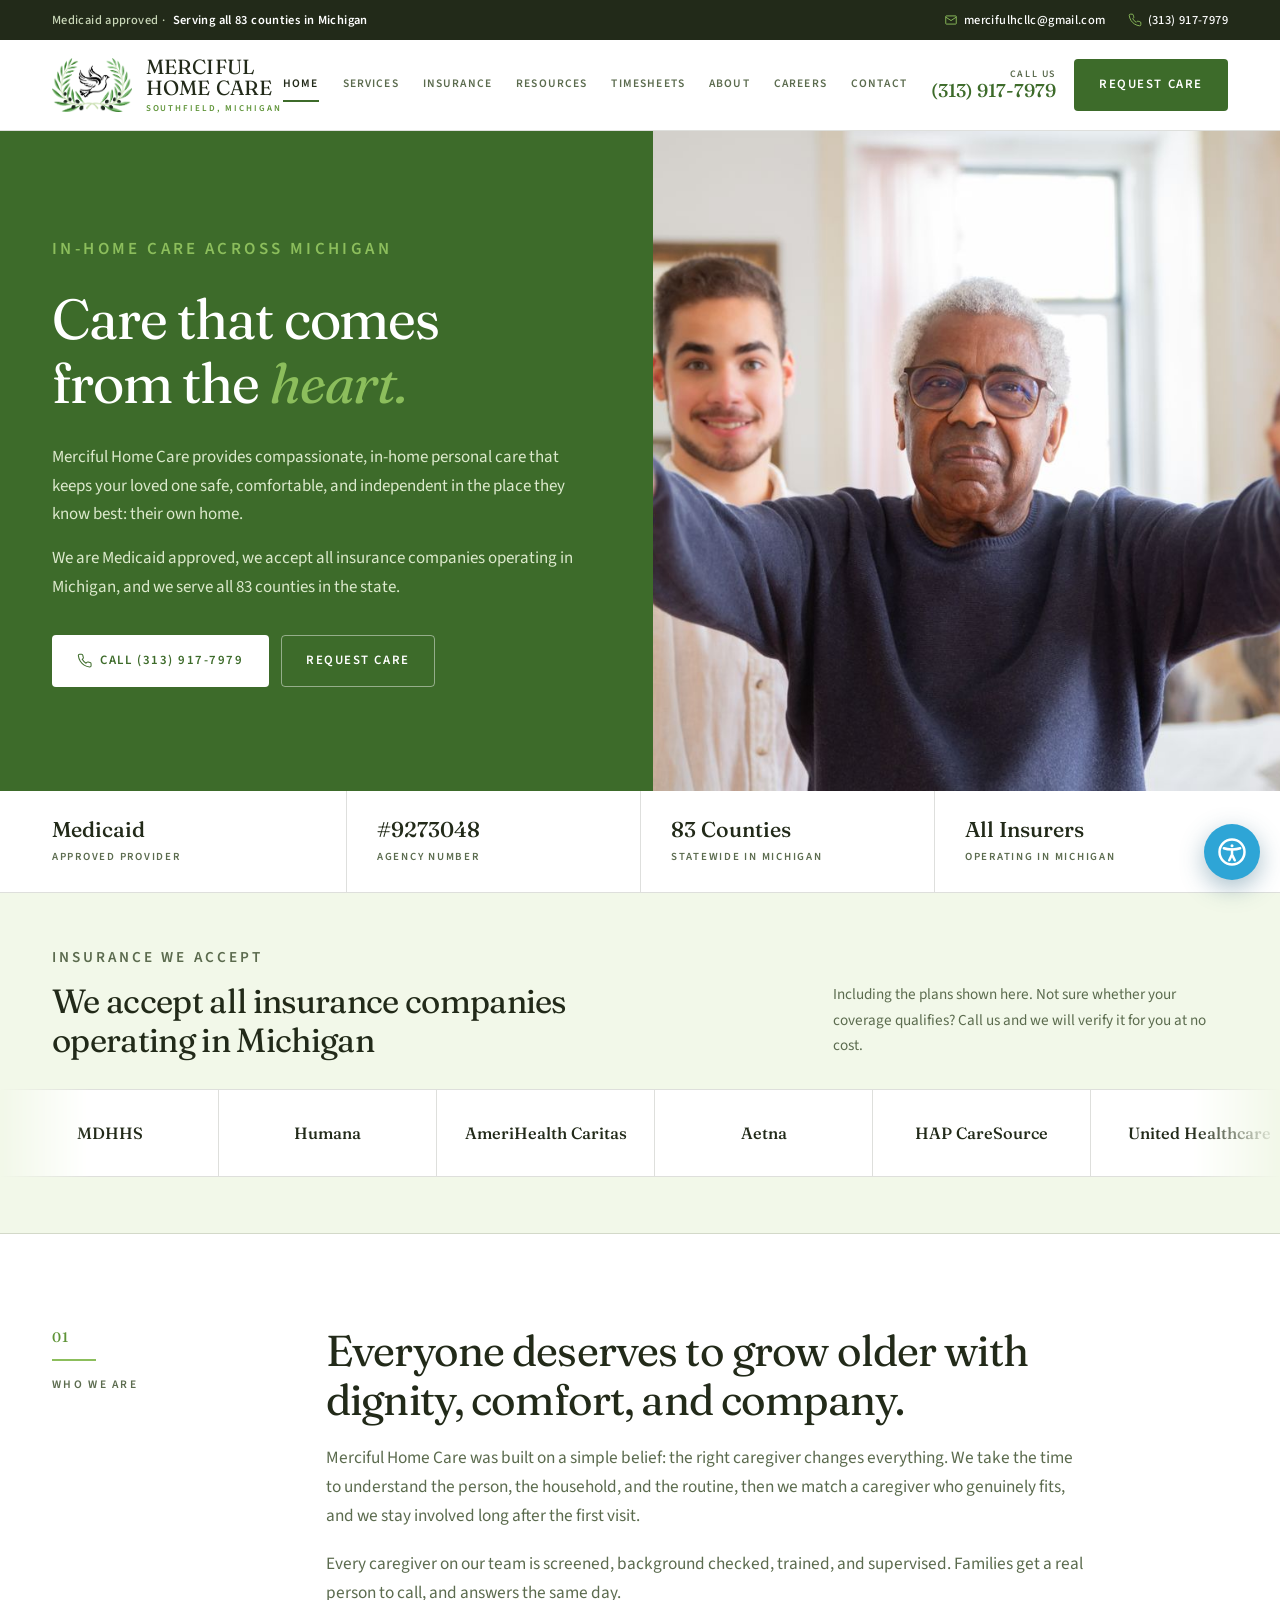
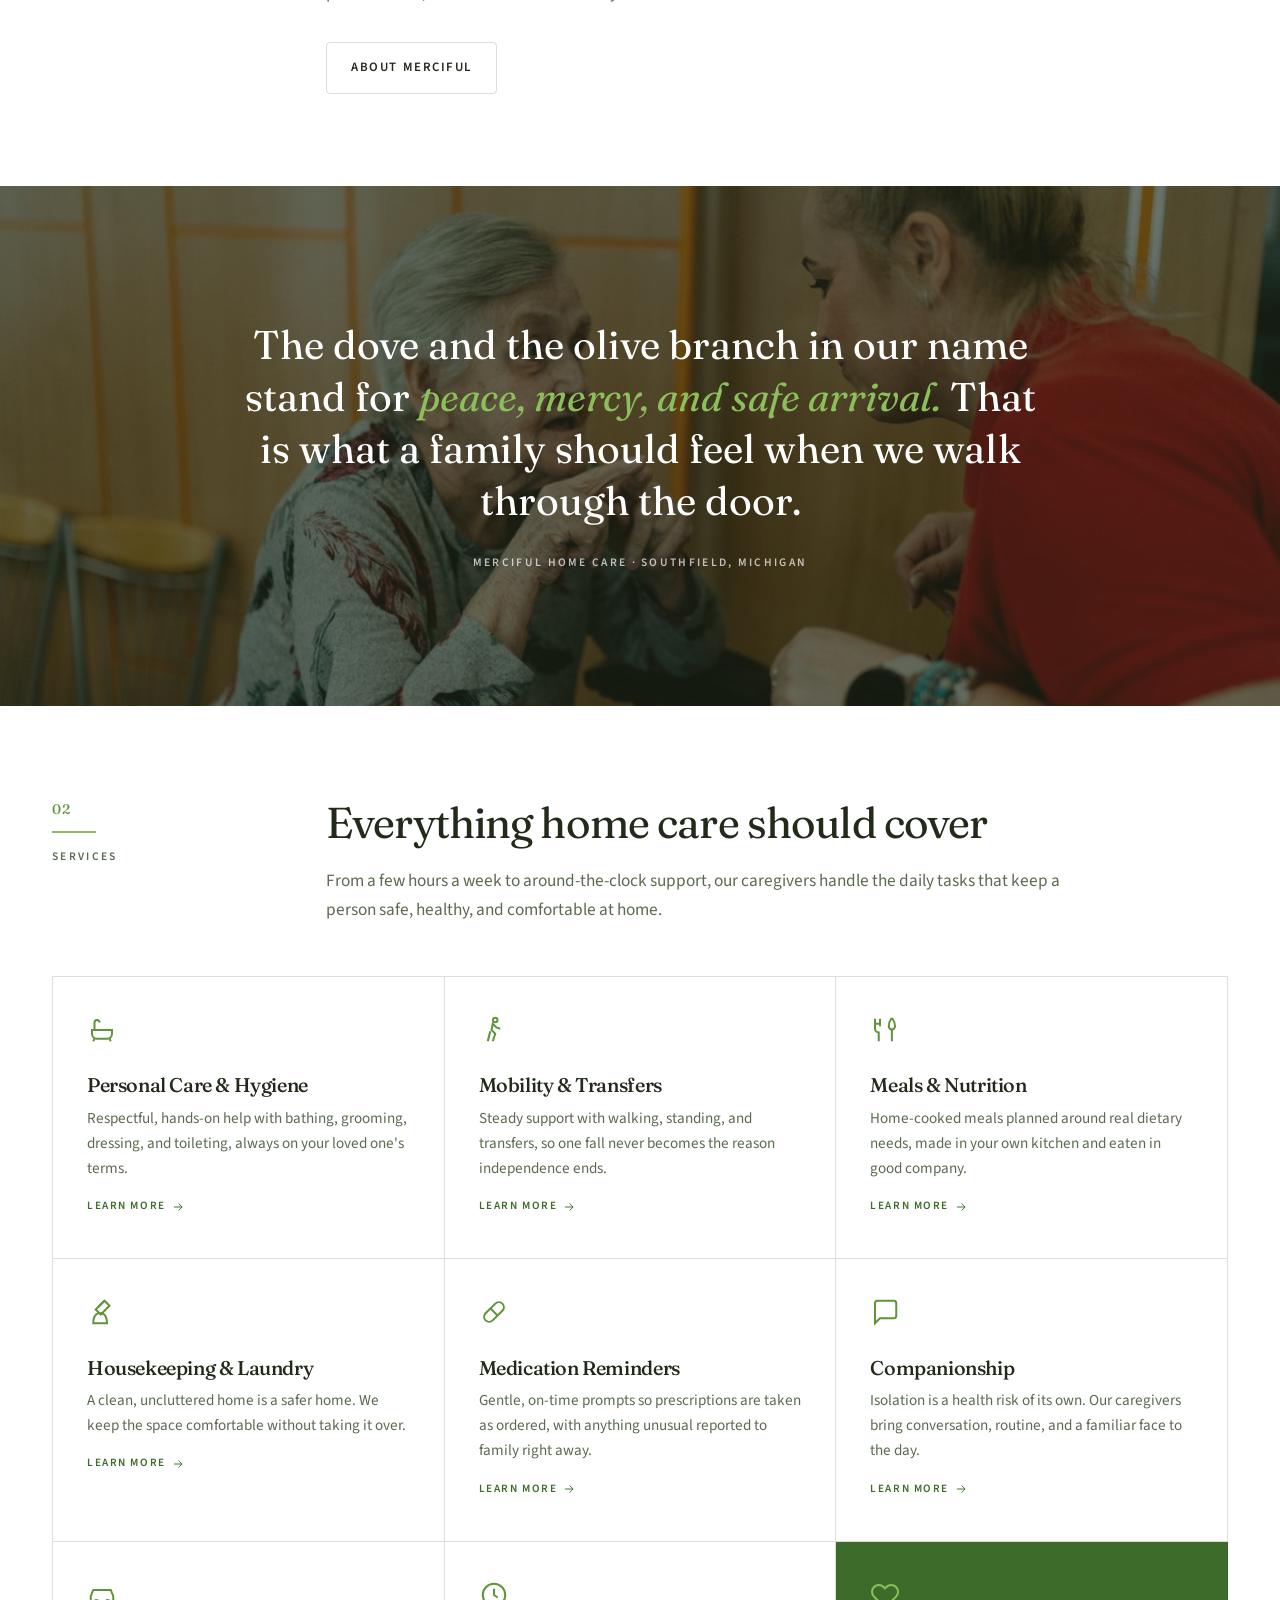
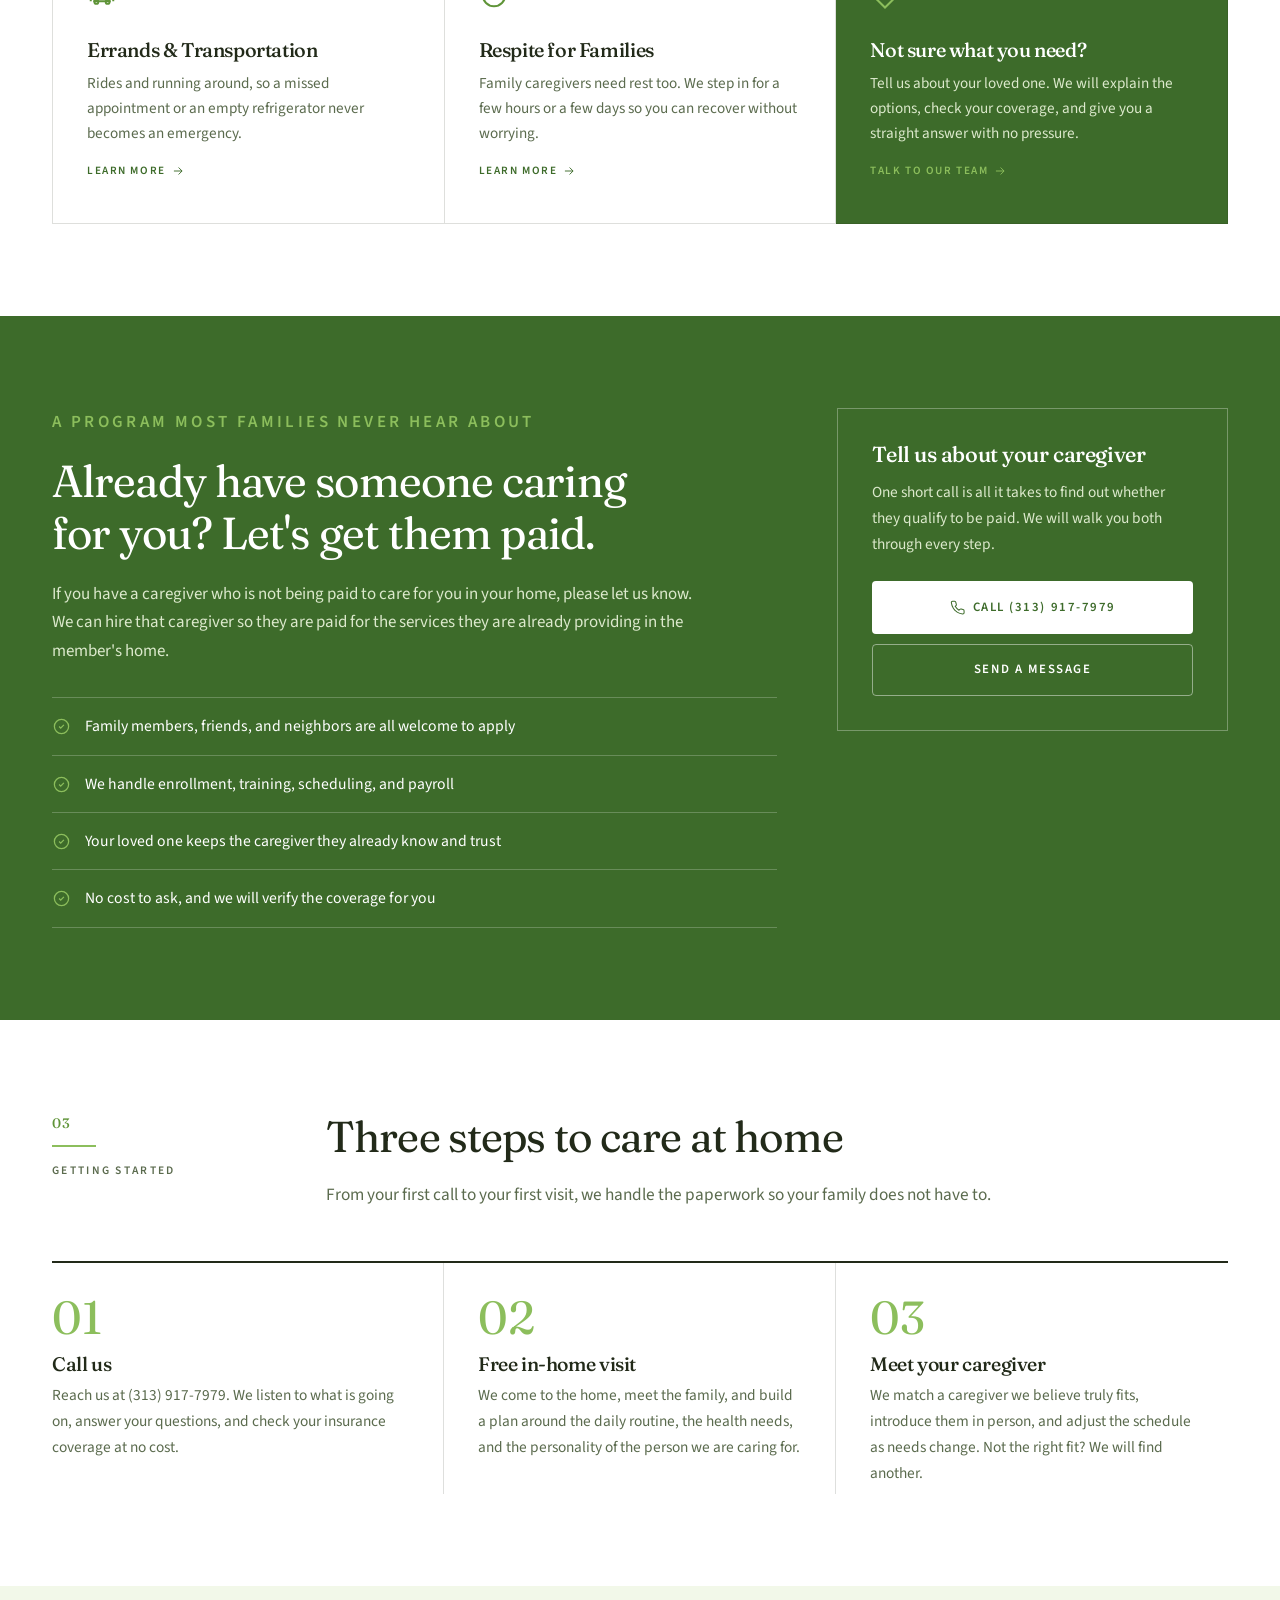
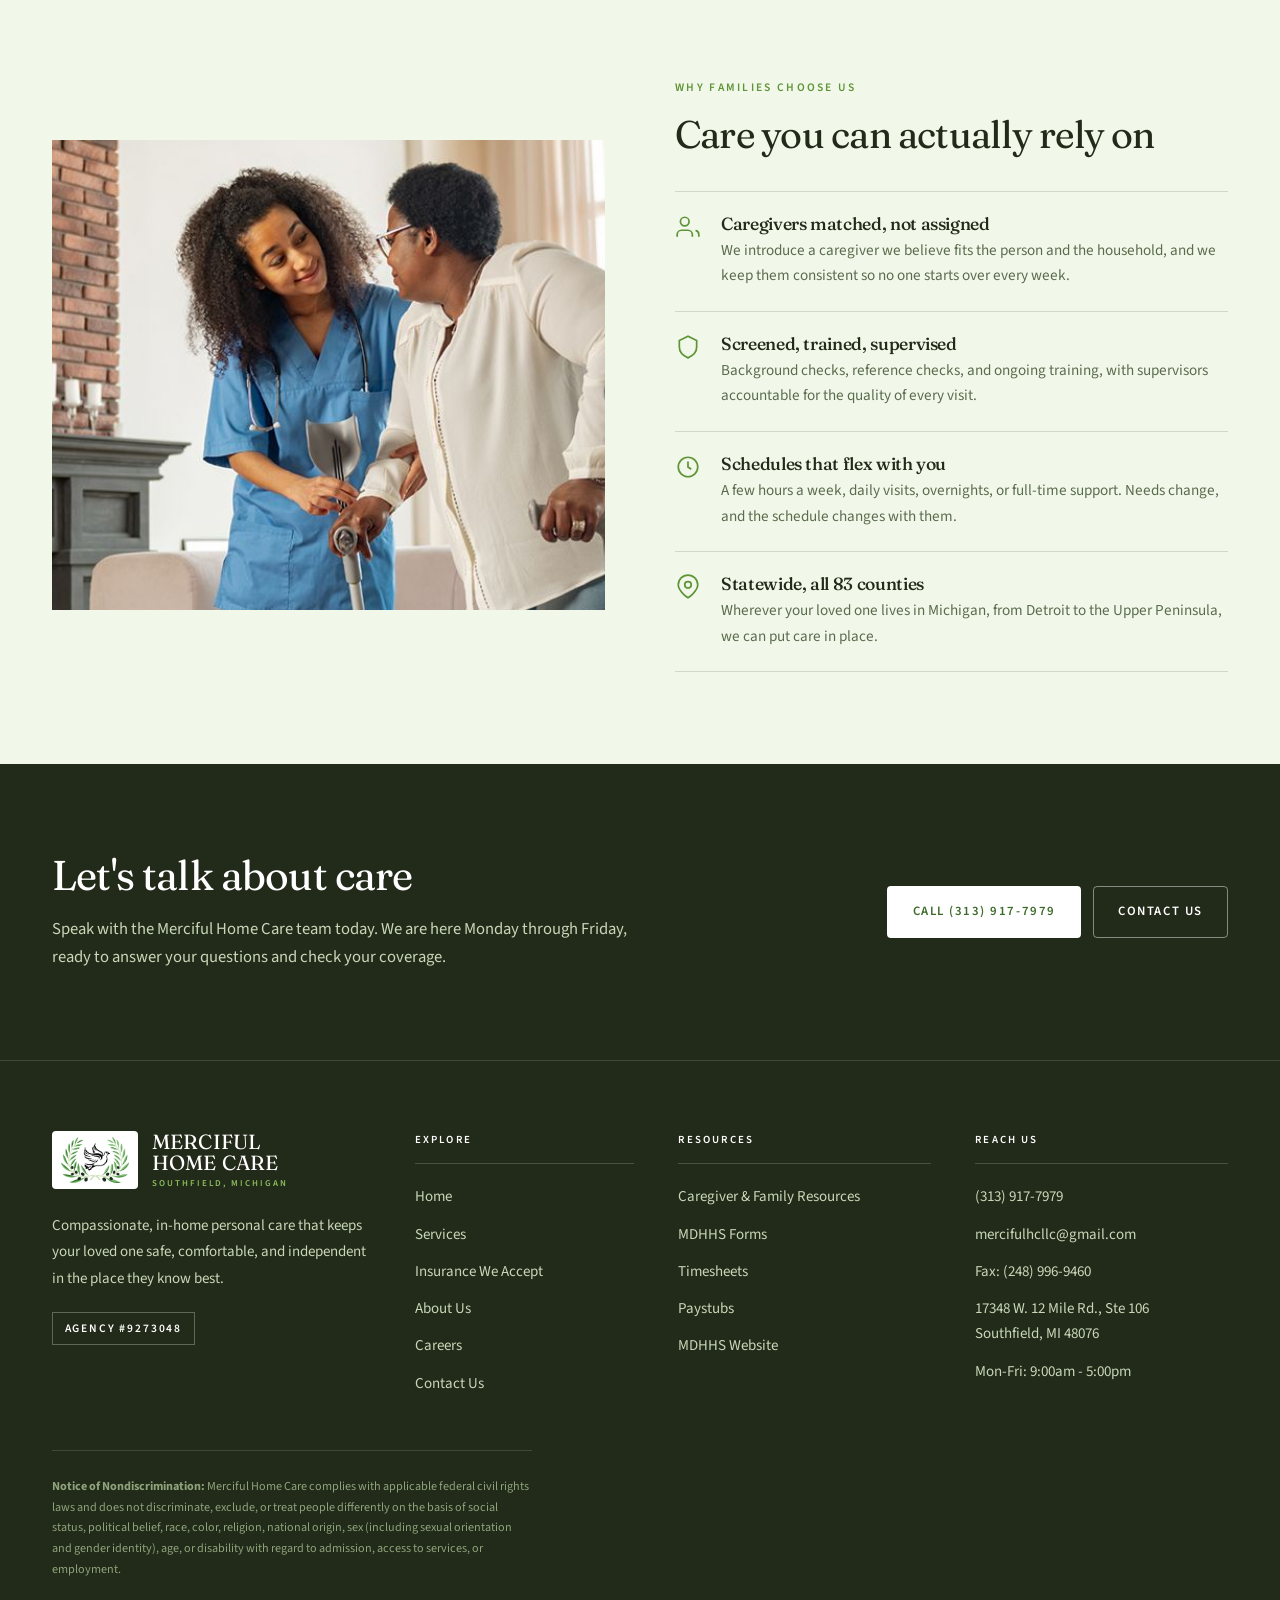
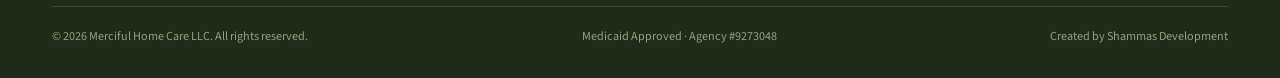
<file: index.html>
<!DOCTYPE html>
<html lang="en">
<head>
<meta charset="UTF-8" />
<meta name="viewport" content="width=device-width, initial-scale=1" />
<title>Merciful Home Care | In-Home Care Across Michigan</title>
<meta name="description" content="Compassionate in-home personal care in Southfield and all 83 Michigan counties. Medicaid approved, all Michigan insurance accepted. Call (313) 917-7979." />
<meta property="og:title" content="Merciful Home Care | In-Home Care Across Michigan" />
<meta property="og:description" content="Compassionate in-home personal care in Southfield and all 83 Michigan counties. Medicaid approved, all Michigan insurance accepted. Call (313) 917-7979." />
<meta property="og:type" content="website" />
<meta property="og:image" content="assets/img/logo.png" />
<link rel="icon" href="favicon.ico" sizes="any">
<link rel="icon" type="image/png" href="assets/img/favicon-256.png">
<link rel="apple-touch-icon" href="assets/img/apple-touch-icon.png">
<link rel="preconnect" href="https://fonts.googleapis.com">
<link rel="preconnect" href="https://fonts.gstatic.com" crossorigin>
<link href="https://fonts.googleapis.com/css2?family=Fraunces:ital,opsz,wght@0,9..144,400;0,9..144,500;0,9..144,600;1,9..144,400&family=Source+Sans+3:ital,wght@0,400;0,500;0,600;0,700;1,400&display=swap" rel="stylesheet">
<link rel="stylesheet" href="assets/a11y.css">
<style>
:root{
  --green-deep:#3D6B2A;--green:#5F9438;--green-bright:#8CBE5C;
  --sand:#F2F8E9;--sand-deep:#E4EFD2;--paper:#FFFFFF;
  --ink:#222A19;--ink-soft:#5B6B4E;--line:rgba(34,42,25,.15);--line-soft:rgba(34,42,25,.08);
  --maxw:1240px;--r:4px;
  --display:"Fraunces",Georgia,"Times New Roman",serif;
  --body:"Source Sans 3",-apple-system,BlinkMacSystemFont,"Segoe UI",sans-serif;
}
*{box-sizing:border-box;margin:0;padding:0}
html{scroll-behavior:smooth}
body{font-family:var(--body);color:var(--ink);background:var(--paper);font-size:1.09rem;line-height:1.68;-webkit-font-smoothing:antialiased;overflow-x:hidden}
img{max-width:100%;display:block}
a{color:inherit;text-decoration:none}
h1,h2,h3{font-family:var(--display);font-weight:500;line-height:1.14;letter-spacing:-.02em;font-variation-settings:"SOFT" 20,"WONK" 0}
.wrap{max-width:var(--maxw);margin:0 auto;padding:0 32px}
.eyebrow{font-family:var(--body);font-weight:600;font-size:.72rem;letter-spacing:.2em;text-transform:uppercase;color:var(--green)}
.rule{height:1px;background:var(--line);border:0}
.btn{display:inline-flex;align-items:center;justify-content:center;gap:.6em;white-space:nowrap;font-family:var(--body);font-weight:600;font-size:.8rem;letter-spacing:.12em;text-transform:uppercase;padding:1.12em 1.9em;border-radius:var(--r);border:1px solid transparent;cursor:pointer;transition:background .25s,color .25s,border-color .25s}
.btn svg{width:1.2em;height:1.2em}
.btn-solid{background:var(--green-deep);color:#fff}
.btn-solid:hover{background:var(--ink)}
.btn-line{background:transparent;color:var(--ink);border-color:var(--line)}
.btn-line:hover{border-color:var(--ink);background:var(--ink);color:#fff}
.btn-white{background:#fff;color:var(--green-deep)}
.btn-white:hover{background:var(--green-bright);color:var(--ink)}
.btn-linew{background:transparent;color:#fff;border-color:rgba(255,255,255,.45)}
.btn-linew:hover{background:#fff;color:var(--green-deep);border-color:#fff}
:focus-visible{outline:2px solid var(--green-deep);outline-offset:3px}
.topbar{background:var(--ink);color:#C9D7B8;font-size:.78rem;letter-spacing:.03em}
.topbar .wrap{display:flex;align-items:center;justify-content:space-between;gap:18px;min-height:40px;flex-wrap:wrap}
.topbar a{display:inline-flex;align-items:center;gap:.5em;color:#fff;font-weight:500;white-space:nowrap}
.topbar a svg{width:14px;height:14px;flex:none;color:var(--green-bright)}
.topbar a:hover{color:var(--green-bright)}
.topbar .left{display:inline-flex;align-items:center;gap:.6em;white-space:nowrap;font-weight:500}
.topbar .left b{color:#fff;font-weight:600}
.topbar .right{display:flex;gap:22px;align-items:center;flex-wrap:wrap}
header.nav{position:sticky;top:0;z-index:50;background:#fff;border-bottom:1px solid var(--line)}
.nav .wrap{display:flex;align-items:center;justify-content:space-between;gap:24px;min-height:90px}
.brand{display:flex;align-items:center;gap:14px;color:var(--ink)}
.brand .logo{height:54px;width:auto;flex:none}
.brand .wm{font-family:var(--display);font-size:1.28rem;line-height:1.02;letter-spacing:.01em;text-transform:uppercase;white-space:nowrap}
.brand .wm small{display:block;font-family:var(--body);font-weight:600;font-size:.56rem;letter-spacing:.22em;color:var(--green);margin-top:5px}
nav.links{display:flex;align-items:center;gap:24px}
nav.links a{font-weight:600;font-size:.72rem;letter-spacing:.1em;text-transform:uppercase;color:var(--ink-soft);padding:6px 0;border-bottom:2px solid transparent;transition:color .2s,border-color .2s}
nav.links a:hover{color:var(--ink);border-color:var(--green-bright)}
.p-home nav.links a[href="/"],.p-services nav.links a[href="services"],.p-insurance nav.links a[href="insurance"],.p-resources nav.links a[href="resources"],.p-timesheets nav.links a[href="timesheets"],.p-about nav.links a[href="about"],.p-careers nav.links a[href="careers"],.p-contact nav.links a[href="contact"]{color:var(--ink);border-color:var(--green-deep)}
.nav-cta{display:flex;align-items:center;gap:18px}
.nav-tel{display:inline-flex;flex-direction:column;line-height:1.15;text-align:right}
.nav-tel small{font-size:.62rem;letter-spacing:.16em;text-transform:uppercase;color:var(--ink-soft);font-weight:600}
.nav-tel b{font-family:var(--display);font-size:1.16rem;font-weight:500;color:var(--green-deep);white-space:nowrap}
.nav-call{display:none;padding:.82em}
.nav-call svg{width:20px;height:20px}
.menu-btn{display:none;position:relative;background:none;border:1px solid var(--line);border-radius:var(--r);cursor:pointer;color:var(--ink);padding:10px}
.menu-btn svg{width:22px;height:22px;transition:opacity .2s}
.nav-overlay{position:fixed;inset:0;background:rgba(34,42,25,.55);opacity:0;visibility:hidden;pointer-events:none;transition:opacity .3s,visibility .3s;z-index:49}
.nav-overlay.open{opacity:1;visibility:visible;pointer-events:auto}
body.menu-open{overflow:hidden}
body.menu-open .menu-btn>svg{opacity:0}
body.menu-open .menu-btn{border-color:rgba(255,255,255,.4)}
body.menu-open .menu-btn::before,body.menu-open .menu-btn::after{content:"";position:absolute;left:50%;top:50%;width:20px;height:2px;background:#fff;border-radius:2px}
body.menu-open .menu-btn::before{transform:translate(-50%,-50%) rotate(45deg)}
body.menu-open .menu-btn::after{transform:translate(-50%,-50%) rotate(-45deg)}
.hero{display:grid;grid-template-columns:1.02fr .98fr;min-height:min(76vh,660px)}
.hero .panel{background:var(--green-deep);color:#fff;display:flex;flex-direction:column;justify-content:center;padding:76px 0 76px 0}
.hero .inner{width:100%;padding-left:max(32px,calc((100vw - var(--maxw))/2 + 32px));padding-right:60px}
.hero .eyebrow{color:var(--green-bright)}
.hero h1{font-size:clamp(2.5rem,4.4vw,3.75rem);color:#fff;margin:.42em 0 .5em;font-weight:400}
.hero h1 em{font-style:italic;color:var(--green-bright)}
.hero p{color:#DCE9CC;font-size:1.06rem;max-width:34em}
.hero p+p{margin-top:.9em}
.hero .row{display:flex;gap:12px;flex-wrap:wrap;margin-top:34px}
.hero .shot{position:relative;background:var(--sand)}
.hero .shot img{position:absolute;inset:0;width:100%;height:100%;object-fit:cover}
.factbar{border-bottom:1px solid var(--line);background:#fff}
.factbar .wrap{display:grid;grid-template-columns:repeat(4,1fr);padding:0 32px}
.fact{padding:26px 30px 26px 0;border-left:1px solid var(--line);padding-left:30px}
.fact:first-child{border-left:0;padding-left:0}
.fact b{display:block;font-family:var(--display);font-size:1.34rem;font-weight:500;color:var(--ink);line-height:1.2}
.fact span{display:block;font-size:.68rem;letter-spacing:.16em;text-transform:uppercase;color:var(--ink-soft);font-weight:600;margin-top:5px}
.pagehead{background:var(--green-deep);color:#fff;padding:76px 0 72px}
.pagehead .crumb{font-size:.72rem;letter-spacing:.16em;text-transform:uppercase;color:var(--green-bright);font-weight:600}
.pagehead .crumb a{color:rgba(255,255,255,.66)}
.pagehead .crumb a:hover{color:#fff}
.pagehead h1{font-size:clamp(2.2rem,4.6vw,3.4rem);color:#fff;margin:.42em 0 .34em;font-weight:400;max-width:16em}
.pagehead p{color:#DCE9CC;font-size:1.06rem;max-width:52em}
.band{padding:92px 0}
.band.alt{background:var(--sand)}
.band.tight{padding:64px 0}
.grid2{display:grid;grid-template-columns:210px 1fr;gap:64px;align-items:start}
.slab{position:sticky;top:120px}
.slab .num{font-family:var(--display);font-size:.86rem;font-weight:500;color:var(--green);letter-spacing:.1em;display:block;padding-bottom:10px;border-bottom:2px solid var(--green-bright);margin-bottom:14px;width:44px}
.slab p{font-size:.72rem;letter-spacing:.2em;text-transform:uppercase;font-weight:600;color:var(--ink-soft)}
.lead h2{font-size:clamp(1.9rem,3.5vw,2.7rem);color:var(--ink);max-width:17em;font-weight:400}
.lead>p{color:var(--ink-soft);font-size:1.08rem;max-width:44em;margin-top:1.1em}
.lead .btn{margin-top:34px}
.matrix{display:grid;grid-template-columns:repeat(3,1fr);border-top:1px solid var(--line);border-left:1px solid var(--line);margin-top:52px}
.mcell{border-right:1px solid var(--line);border-bottom:1px solid var(--line);padding:38px 34px 40px;transition:background .3s;display:block}
.mcell:hover{background:var(--sand)}
.band.alt .mcell:hover{background:#fff}
.mcell .ic{color:var(--green);display:block;margin-bottom:20px}
.mcell .ic svg{width:30px;height:30px}
.mcell h3{font-size:1.24rem;color:var(--ink);margin-bottom:9px;font-weight:500}
.mcell p{font-size:.95rem;color:var(--ink-soft);line-height:1.65}
.mcell .go{display:inline-flex;align-items:center;gap:.45em;margin-top:16px;font-size:.7rem;letter-spacing:.14em;text-transform:uppercase;font-weight:600;color:var(--green-deep)}
.mcell .go svg{width:14px;height:14px;transition:transform .25s}
.mcell:hover .go svg{transform:translateX(4px)}
.mcell.fill{background:var(--green-deep);color:#fff}
.mcell.fill:hover{background:var(--ink)}
.mcell.fill h3{color:#fff}
.mcell.fill p{color:#DCE9CC}
.mcell.fill .ic,.mcell.fill .go{color:var(--green-bright)}
.photoband{position:relative;min-height:520px;display:grid;place-items:center;background:var(--ink);overflow:hidden}
.photoband img{position:absolute;inset:0;width:100%;height:100%;object-fit:cover;opacity:.36}
.photoband .q{position:relative;max-width:880px;text-align:center;color:#fff;padding:80px 32px}
.photoband blockquote{font-family:var(--display);font-size:clamp(1.6rem,3.4vw,2.5rem);line-height:1.3;font-weight:400}
.photoband blockquote em{font-style:italic;color:var(--green-bright)}
.photoband .attr{margin-top:26px;font-size:.72rem;letter-spacing:.2em;text-transform:uppercase;color:rgba(255,255,255,.7);font-weight:600}
.slist{border-top:1px solid var(--line)}
.srow{display:grid;grid-template-columns:64px 1fr 1fr;gap:44px;padding:44px 0;border-bottom:1px solid var(--line);scroll-margin-top:130px;align-items:start}
.srow .n{font-family:var(--display);font-size:1.5rem;color:var(--green-bright);font-weight:500;line-height:1}
.srow h2{font-size:1.6rem;color:var(--ink);font-weight:500;margin-bottom:.5em}
.srow>div>p{color:var(--ink-soft);font-size:1rem}
.srow ul{list-style:none;display:grid;gap:11px;padding-top:6px}
.srow li{display:flex;gap:12px;align-items:flex-start;font-size:.96rem;color:var(--ink)}
.srow li svg{width:18px;height:18px;color:var(--green);flex:none;margin-top:5px}
.hire{background:var(--green-deep);color:#fff}
.hire .wrap{display:grid;grid-template-columns:1.3fr .7fr;gap:60px;align-items:start;padding-top:92px;padding-bottom:92px}
.hire .eyebrow{color:var(--green-bright)}
.hire h2{color:#fff;font-size:clamp(1.9rem,3.8vw,2.8rem);margin:.42em 0 .5em;font-weight:400;max-width:14em}
.hire p{color:#DCE9CC;font-size:1.06rem;max-width:38em}
.hire ul{list-style:none;display:grid;gap:0;margin-top:32px;border-top:1px solid rgba(255,255,255,.22)}
.hire li{display:flex;gap:14px;align-items:flex-start;padding:15px 0;border-bottom:1px solid rgba(255,255,255,.22);font-size:.98rem;color:#fff}
.hire li svg{width:19px;height:19px;color:var(--green-bright);flex:none;margin-top:4px}
.hire .box{border:1px solid rgba(255,255,255,.3);padding:34px}
.hire .box h3{color:#fff;font-size:1.36rem;font-weight:500;margin-bottom:12px}
.hire .box p{color:#DCE9CC;font-size:.96rem;margin-bottom:24px}
.hire .box .btn{width:100%}
.hire .box .btn+.btn{margin-top:10px}
.marq-sec{padding:70px 0;background:#fff;border-top:1px solid var(--line);border-bottom:1px solid var(--line)}
.marq-sec .head{display:flex;justify-content:space-between;align-items:flex-end;gap:32px;flex-wrap:wrap;margin-bottom:38px}
.marq-sec .head h2{font-size:clamp(1.5rem,2.8vw,2.1rem);color:var(--ink);font-weight:400;max-width:16em;margin-top:.35em}
.marq-sec .head p{color:var(--ink-soft);font-size:.95rem;max-width:26em}
.marq-top{padding:52px 0 56px;background:var(--sand);border-top:0}
.marq-top .head{margin-bottom:30px}
.marq-top .ins{background:#fff}
.marquee{position:relative;overflow:hidden;-webkit-mask-image:linear-gradient(90deg,transparent,#000 7%,#000 93%,transparent);mask-image:linear-gradient(90deg,transparent,#000 7%,#000 93%,transparent)}
.marquee-track{display:flex;width:max-content;animation:slide 52s linear infinite}
.marquee:hover .marquee-track,.marquee:focus-within .marquee-track{animation-play-state:paused}
@keyframes slide{from{transform:translateX(0)}to{transform:translateX(-50%)}}
.ins{display:flex;align-items:center;justify-content:center;text-align:center;flex:none;width:218px;height:88px;padding:0 24px;border:1px solid var(--line);border-right:0;font-family:var(--display);font-size:1.02rem;font-weight:500;color:var(--ink);line-height:1.25;background:#fff}
.marquee-track .ins:last-child{border-right:1px solid var(--line)}
.ins img{max-height:46px;max-width:160px;width:auto;object-fit:contain}
.ins-matrix{display:grid;grid-template-columns:repeat(5,1fr);border-top:1px solid var(--line);border-left:1px solid var(--line)}
.ins-matrix .ins{width:auto;height:126px;border:0;border-right:1px solid var(--line);border-bottom:1px solid var(--line)}
.steps-row{display:grid;grid-template-columns:repeat(3,1fr);border-top:2px solid var(--ink);margin-top:52px}
.stepx{padding:32px 34px 8px;border-right:1px solid var(--line)}
.stepx:first-child{padding-left:0}
.stepx:last-child{border-right:0}
.stepx .n{font-family:var(--display);font-size:2.9rem;color:var(--green-bright);line-height:1;font-weight:400}
.stepx h3{font-size:1.22rem;color:var(--ink);margin:.5em 0 .4em;font-weight:500}
.stepx p{color:var(--ink-soft);font-size:.96rem}
.split{display:grid;grid-template-columns:1fr 1fr;gap:70px;align-items:center}
.split .art{position:relative;aspect-ratio:4/3.4;background:var(--sand);overflow:hidden}
.split .art img{position:absolute;inset:0;width:100%;height:100%;object-fit:cover}
.vlist{border-top:1px solid var(--line);margin-top:34px}
.vrow{display:flex;gap:20px;padding:22px 0;border-bottom:1px solid var(--line)}
.vrow .ic{color:var(--green);flex:none}
.vrow .ic svg{width:26px;height:26px}
.vrow h3{font-size:1.1rem;color:var(--ink);margin-bottom:4px;font-weight:500}
.vrow p{color:var(--ink-soft);font-size:.95rem}
.faq details{border-bottom:1px solid var(--line);padding:24px 0}
.faq details:first-of-type{border-top:1px solid var(--line)}
.faq summary{font-family:var(--display);font-size:1.22rem;font-weight:500;color:var(--ink);cursor:pointer;list-style:none;display:flex;justify-content:space-between;gap:24px;align-items:center}
.faq summary::-webkit-details-marker{display:none}
.faq summary::after{content:"+";font-family:var(--body);font-weight:400;color:var(--green);font-size:1.5rem;line-height:1;flex:none}
.faq details[open] summary::after{content:"\2212"}
.faq p{color:var(--ink-soft);font-size:1rem;margin-top:12px;max-width:64em}
.cinfo{border-top:1px solid var(--line)}
.crow{display:grid;grid-template-columns:150px 1fr;gap:24px;padding:22px 0;border-bottom:1px solid var(--line);align-items:baseline}
.crow dt{font-size:.7rem;letter-spacing:.18em;text-transform:uppercase;font-weight:600;color:var(--ink-soft)}
.crow dd{font-family:var(--display);font-size:1.22rem;font-weight:500;color:var(--ink);overflow-wrap:anywhere}
.crow dd a:hover{color:var(--green-deep)}
.crow dd small{display:block;font-family:var(--body);font-size:.84rem;font-weight:400;color:var(--ink-soft);margin-top:3px;letter-spacing:0}
.form{background:var(--sand);padding:40px;border:1px solid var(--line)}
.band.alt .form{background:#fff}
.form h3{font-family:var(--display);font-size:1.6rem;color:var(--ink);margin-bottom:8px;font-weight:500}
.form>p{color:var(--ink-soft);font-size:.95rem;margin-bottom:26px}
.field{margin-bottom:18px}
.field label{display:block;font-weight:600;font-size:.68rem;letter-spacing:.14em;text-transform:uppercase;color:var(--ink-soft);margin-bottom:7px}
.field input,.field select,.field textarea{width:100%;font-family:var(--body);font-size:1rem;color:var(--ink);padding:.82em .9em;border:1px solid var(--line);border-radius:var(--r);background:#fff;transition:border-color .2s}
.field input:focus,.field select:focus,.field textarea:focus{outline:none;border-color:var(--green-deep)}
.row2{display:grid;grid-template-columns:1fr 1fr;gap:18px}
.form .btn{width:100%;margin-top:8px}
.form .note{font-size:.78rem;color:var(--ink-soft);margin-top:14px;line-height:1.6}
.hp{position:absolute;left:-9999px;opacity:0}
.map{border:1px solid var(--line);aspect-ratio:16/10;background:var(--sand);margin-top:34px}
.map iframe{width:100%;height:100%;border:0;display:block}
.cta{background:var(--ink);color:#fff;padding:88px 0}
.cta .wrap{display:grid;grid-template-columns:1.2fr .8fr;gap:56px;align-items:center}
.cta h2{color:#fff;font-size:clamp(1.8rem,3.4vw,2.6rem);font-weight:400;max-width:14em}
.cta p{color:#C9D7B8;font-size:1.04rem;margin-top:1em;max-width:36em}
.cta .row{display:flex;gap:12px;flex-wrap:wrap;justify-content:flex-end}
footer.site{background:var(--ink);color:#C9D7B8;font-size:.94rem;border-top:1px solid rgba(255,255,255,.14)}
footer.site .top{display:grid;grid-template-columns:1.45fr 1fr 1.15fr 1.15fr;gap:44px;padding:70px 0 54px}
footer.site .brand{color:#fff}
footer.site .brand .wm small{color:var(--green-bright)}
footer.site p.about{margin-top:24px;max-width:34em;line-height:1.75}
footer.site .agency{margin-top:20px;display:inline-block;border:1px solid rgba(255,255,255,.28);padding:.5em 1em;font-size:.72rem;letter-spacing:.16em;text-transform:uppercase;color:#fff;font-weight:600}
footer.site h4{font-family:var(--body);font-weight:600;font-size:.68rem;letter-spacing:.2em;text-transform:uppercase;color:#fff;margin-bottom:20px;padding-bottom:14px;border-bottom:1px solid rgba(255,255,255,.18)}
footer.site ul{list-style:none;display:flex;flex-direction:column;gap:12px}
footer.site ul a{overflow-wrap:anywhere}
footer.site ul a:hover{color:var(--green-bright)}
footer.site .notice{font-size:.76rem;color:#8FA37B;line-height:1.7;padding:26px 0;border-top:1px solid rgba(255,255,255,.14);max-width:80ch}
footer.site .legal{display:flex;justify-content:space-between;gap:18px;flex-wrap:wrap;font-size:.76rem;color:#8FA37B;padding:20px 0 30px;border-top:1px solid rgba(255,255,255,.14)}
footer.site .legal a{color:#8FA37B}
footer.site .legal a:hover{color:var(--green-bright)}
.reveal{opacity:0;transform:translateY(18px);transition:opacity .7s ease,transform .7s ease}
.reveal.in{opacity:1;transform:none}
[data-delay="1"]{transition-delay:.09s}[data-delay="2"]{transition-delay:.18s}[data-delay="3"]{transition-delay:.27s}
@media(max-width:1120px){
 .hero .inner{padding-left:32px;padding-right:44px;max-width:none}
 nav.links{gap:22px}
 .brand .wm{font-size:1.12rem}
 .grid2{grid-template-columns:170px 1fr;gap:44px}
}
@media(max-width:1000px){
 .nav-tel{display:none}
 .ins-matrix{grid-template-columns:repeat(3,1fr)}
}
@media(max-width:900px){
 nav.links{position:fixed;top:0;right:0;width:min(330px,86vw);height:100vh;height:100dvh;background:var(--green-deep);flex-direction:column;align-items:flex-start;justify-content:flex-start;gap:0;padding:100px 32px;transform:translateX(105%);transition:transform .32s ease;z-index:60;overflow-y:auto}
 nav.links.open{transform:none}
 nav.links a{font-size:.9rem;padding:18px 0;width:100%;border-bottom:1px solid rgba(255,255,255,.2);border-top:0;color:#fff}
 nav.links a:hover{color:var(--green-bright);border-color:rgba(255,255,255,.2)}
 .p-home nav.links a[href="/"],.p-services nav.links a[href="services"],.p-insurance nav.links a[href="insurance"],.p-resources nav.links a[href="resources"],.p-timesheets nav.links a[href="timesheets"],.p-about nav.links a[href="about"],.p-careers nav.links a[href="careers"],.p-contact nav.links a[href="contact"]{color:var(--green-bright);border-color:rgba(255,255,255,.2)}
 .menu-btn{display:inline-flex;z-index:70}
 .nav-req{display:none}
 .nav-call{display:inline-flex}
 .nav-cta{gap:10px}
 .nav .wrap{min-height:76px;gap:12px}
 .hero{grid-template-columns:1fr}
 .hero .shot{min-height:340px}
 .hero .panel{padding:64px 0}
 .hero .inner{margin:0;padding:0 32px}
 .factbar .wrap{grid-template-columns:1fr 1fr}
 .fact{padding:20px 24px;border-left:1px solid var(--line);border-bottom:1px solid var(--line)}
 .fact:first-child,.fact:nth-child(3){border-left:0;padding-left:0}
 .fact:nth-child(3),.fact:nth-child(4){border-bottom:0}
 .grid2{grid-template-columns:1fr;gap:22px}
 .slab{position:static;display:flex;align-items:center;gap:16px}
 .slab .num{padding-bottom:0;border-bottom:0;margin-bottom:0;width:auto}
 .matrix,.split,.hire .wrap,.cta .wrap{grid-template-columns:1fr}
 .matrix{grid-template-columns:1fr 1fr}
 .split{gap:38px}
 .cta .row{justify-content:flex-start}
 .srow{grid-template-columns:44px 1fr;gap:24px}
 .srow ul{grid-column:2}
 .steps-row{grid-template-columns:1fr}
 .stepx{border-right:0;border-bottom:1px solid var(--line);padding:26px 0 22px}
 .stepx:last-child{border-bottom:0}
 footer.site .top{grid-template-columns:1fr 1fr;gap:40px}
}
@media(max-width:680px){
 body{font-size:1rem}
 .topbar .hide-sm{display:none}
 .topbar .left{white-space:normal}
 .topbar .wrap{gap:10px;padding-top:6px;padding-bottom:6px}
 .topbar .right{gap:14px}
 .wrap{padding:0 22px}
 .hero .inner{padding:0 22px}
 .factbar .wrap{padding:0 22px}
 .band{padding:68px 0}
 .matrix{grid-template-columns:1fr}
 .ins-matrix{grid-template-columns:1fr 1fr}
 .ins-matrix .ins{height:104px;font-size:.92rem;padding:0 14px}
 .mcell{padding:30px 26px 32px}
 .brand .logo{height:44px}
 .brand .wm{font-size:1rem}
 .form{padding:28px 22px}
 .row2{grid-template-columns:1fr}
 .crow{grid-template-columns:1fr;gap:6px;padding:18px 0}
 .srow{grid-template-columns:1fr;gap:16px}
 .srow .n{font-size:1.1rem}
 .srow ul{grid-column:1}
 footer.site .top{grid-template-columns:1fr}
 .hire .wrap{padding-top:64px;padding-bottom:64px}
}
@media(max-width:400px){.brand .wm small{display:none}}
@media(prefers-reduced-motion:reduce){
 *{animation:none!important;transition:none!important;scroll-behavior:auto!important}
 .reveal{opacity:1;transform:none}
}
.gt-wrap{display:inline-flex;align-items:center}
#google_translate_element .goog-te-gadget{font-size:0}
#google_translate_element .goog-te-combo{margin:0;padding:2px 6px;border-radius:var(--r);border:1px solid rgba(255,255,255,.35);background:transparent;color:#fff;font-family:var(--body);font-size:.74rem;font-weight:500;cursor:pointer;line-height:1.4}
#google_translate_element .goog-te-combo option{color:#222A19}
.goog-te-banner-frame,.goog-logo-link,.goog-te-gadget span{display:none!important}
.goog-te-gadget{color:transparent!important}
body{top:0!important}
@media(max-width:1180px) and (min-width:901px){
 nav.links{position:fixed;top:0;right:0;width:min(330px,86vw);height:100vh;height:100dvh;background:var(--green-deep);flex-direction:column;align-items:flex-start;justify-content:flex-start;gap:0;padding:100px 32px;transform:translateX(105%);transition:transform .32s ease;z-index:60;overflow-y:auto}
 nav.links.open{transform:none}
 nav.links a{font-size:.9rem;padding:18px 0;width:100%;border-bottom:1px solid rgba(255,255,255,.2);border-top:0;color:#fff}
 nav.links a:hover{color:var(--green-bright);border-color:rgba(255,255,255,.2)}
 .p-home nav.links a[href="/"],.p-services nav.links a[href="services"],.p-insurance nav.links a[href="insurance"],.p-resources nav.links a[href="resources"],.p-timesheets nav.links a[href="timesheets"],.p-about nav.links a[href="about"],.p-careers nav.links a[href="careers"],.p-contact nav.links a[href="contact"]{color:var(--green-bright);border-color:rgba(255,255,255,.2)}
 .menu-btn{display:inline-flex;z-index:70}
 .nav-req{display:none}
 .nav-call{display:inline-flex}
 .nav-tel{display:none}
}
</style>
</head>
<body class="p-home">
<div class="topbar">
  <div class="wrap">
    <span class="left">Medicaid approved &middot; <b>Serving all 83 counties in Michigan</b></span>
    <span class="right">
      <span class="gt-wrap"><span id="google_translate_element"></span></span>
      <a class="hide-sm" href="mailto:mercifulhcllc@gmail.com"><svg viewBox="0 0 24 24" fill="none" stroke="currentColor" stroke-width="1.6"><rect x="3" y="5" width="18" height="14" rx="1"/><path d="m3 7 9 6 9-6"/></svg>mercifulhcllc@gmail.com</a>
      <a href="tel:+13139177979"><svg viewBox="0 0 24 24" fill="none" stroke="currentColor" stroke-width="1.6"><path d="M22 16.92v3a2 2 0 0 1-2.18 2 19.79 19.79 0 0 1-8.63-3.07 19.5 19.5 0 0 1-6-6 19.79 19.79 0 0 1-3.07-8.67A2 2 0 0 1 4.11 2h3a2 2 0 0 1 2 1.72c.13.96.36 1.9.7 2.81a2 2 0 0 1-.45 2.11L8.09 9.91a16 16 0 0 0 6 6l1.27-1.27a2 2 0 0 1 2.11-.45c.91.34 1.85.57 2.81.7A2 2 0 0 1 22 16.92z"/></svg>(313) 917-7979</a>
    </span>
  </div>
</div>
<header class="nav" id="nav">
  <div class="wrap">
    <a class="brand" href="/"><img src="assets/img/logo.png" alt="" class="logo" aria-hidden="true"/><span class="wm">Merciful<br>Home Care<small>Southfield, Michigan</small></span></a>
    <nav class="links" id="links">
      <a href="/">Home</a><a href="services">Services</a><a href="insurance">Insurance</a><a href="resources">Resources</a><a href="timesheets">Timesheets</a><a href="about">About</a><a href="careers">Careers</a><a href="contact">Contact</a>
    </nav>
    <div class="nav-cta">
      <a class="nav-tel" href="tel:+13139177979"><small>Call us</small><b>(313) 917-7979</b></a>
      <a class="btn btn-solid nav-req" href="contact">Request care</a>
      <a class="btn btn-solid nav-call" href="tel:+13139177979" aria-label="Call (313) 917-7979"><svg viewBox="0 0 24 24" fill="none" stroke="currentColor" stroke-width="1.6"><path d="M22 16.92v3a2 2 0 0 1-2.18 2 19.79 19.79 0 0 1-8.63-3.07 19.5 19.5 0 0 1-6-6 19.79 19.79 0 0 1-3.07-8.67A2 2 0 0 1 4.11 2h3a2 2 0 0 1 2 1.72c.13.96.36 1.9.7 2.81a2 2 0 0 1-.45 2.11L8.09 9.91a16 16 0 0 0 6 6l1.27-1.27a2 2 0 0 1 2.11-.45c.91.34 1.85.57 2.81.7A2 2 0 0 1 22 16.92z"/></svg></a>
      <button class="menu-btn" id="menuBtn" aria-label="Open menu" aria-expanded="false"><svg viewBox="0 0 24 24" fill="none" stroke="currentColor" stroke-width="1.8"><line x1="3" y1="7" x2="21" y2="7"/><line x1="3" y1="12" x2="21" y2="12"/><line x1="3" y1="17" x2="21" y2="17"/></svg></button>
    </div>
  </div>
</header>
<div class="nav-overlay" id="navOverlay" aria-hidden="true"></div>
<main>
<section class="hero">
  <div class="panel">
    <div class="inner">
      <p class="eyebrow">In-home care across Michigan</p>
      <h1>Care that comes<br>from the <em>heart.</em></h1>
      <p>Merciful Home Care provides compassionate, in-home personal care that keeps your loved one safe, comfortable, and independent in the place they know best: their own home.</p>
      <p>We are Medicaid approved, we accept all insurance companies operating in Michigan, and we serve all 83 counties in the state.</p>
      <div class="row">
        <a class="btn btn-white" href="tel:+13139177979"><svg viewBox="0 0 24 24" fill="none" stroke="currentColor" stroke-width="1.6"><path d="M22 16.92v3a2 2 0 0 1-2.18 2 19.79 19.79 0 0 1-8.63-3.07 19.5 19.5 0 0 1-6-6 19.79 19.79 0 0 1-3.07-8.67A2 2 0 0 1 4.11 2h3a2 2 0 0 1 2 1.72c.13.96.36 1.9.7 2.81a2 2 0 0 1-.45 2.11L8.09 9.91a16 16 0 0 0 6 6l1.27-1.27a2 2 0 0 1 2.11-.45c.91.34 1.85.57 2.81.7A2 2 0 0 1 22 16.92z"/></svg>Call (313) 917-7979</a>
        <a class="btn btn-linew" href="contact">Request care</a>
      </div>
    </div>
  </div>
  <div class="shot"><img src="assets/img/hero.jpg" alt="A caregiver supporting a senior man at home"/></div>
</section>

<div class="factbar">
  <div class="wrap">
    <div class="fact"><b>Medicaid</b><span>Approved provider</span></div>
    <div class="fact"><b>#9273048</b><span>Agency number</span></div>
    <div class="fact"><b>83 Counties</b><span>Statewide in Michigan</span></div>
    <div class="fact"><b>All Insurers</b><span>Operating in Michigan</span></div>
  </div>
</div>

<section class="marq-sec marq-top">
  <div class="wrap">
    <div class="head reveal">
      <div><p class="eyebrow">Insurance we accept</p><h2>We accept all insurance companies operating in Michigan</h2></div>
      <p>Including the plans shown here. Not sure whether your coverage qualifies? Call us and we will verify it for you at no cost.</p>
    </div>
  </div>
  <div class="marquee" role="region" aria-label="Insurance carriers we work with">
    <div class="marquee-track"><span class="ins" data-logo="mdhhs" data-name="MDHHS">MDHHS</span><span class="ins" data-logo="humana" data-name="Humana">Humana</span><span class="ins" data-logo="amerihealth-caritas" data-name="AmeriHealth Caritas">AmeriHealth Caritas</span><span class="ins" data-logo="aetna" data-name="Aetna">Aetna</span><span class="ins" data-logo="hap-caresource" data-name="HAP CareSource">HAP CareSource</span><span class="ins" data-logo="united-healthcare" data-name="United Healthcare">United Healthcare</span><span class="ins" data-logo="molina" data-name="Molina Healthcare">Molina Healthcare</span><span class="ins" data-logo="wellcare-meridian" data-name="Wellcare by Meridian">Wellcare by Meridian</span><span class="ins" data-logo="priority-health" data-name="Priority Health">Priority Health</span><span class="ins" data-logo="daaa" data-name="Detroit Area Agency on Aging">Detroit Area Agency on Aging</span><span class="ins" data-logo="mdhhs" data-name="MDHHS">MDHHS</span><span class="ins" data-logo="humana" data-name="Humana">Humana</span><span class="ins" data-logo="amerihealth-caritas" data-name="AmeriHealth Caritas">AmeriHealth Caritas</span><span class="ins" data-logo="aetna" data-name="Aetna">Aetna</span><span class="ins" data-logo="hap-caresource" data-name="HAP CareSource">HAP CareSource</span><span class="ins" data-logo="united-healthcare" data-name="United Healthcare">United Healthcare</span><span class="ins" data-logo="molina" data-name="Molina Healthcare">Molina Healthcare</span><span class="ins" data-logo="wellcare-meridian" data-name="Wellcare by Meridian">Wellcare by Meridian</span><span class="ins" data-logo="priority-health" data-name="Priority Health">Priority Health</span><span class="ins" data-logo="daaa" data-name="Detroit Area Agency on Aging">Detroit Area Agency on Aging</span></div>
  </div>
</section>

<section class="band">
  <div class="wrap grid2">
    <div class="slab"><span class="num">01</span><p>Who we are</p></div>
    <div class="lead reveal">
      <h2>Everyone deserves to grow older with dignity, comfort, and company.</h2>
      <p>Merciful Home Care was built on a simple belief: the right caregiver changes everything. We take the time to understand the person, the household, and the routine, then we match a caregiver who genuinely fits, and we stay involved long after the first visit.</p>
      <p>Every caregiver on our team is screened, background checked, trained, and supervised. Families get a real person to call, and answers the same day.</p>
      <a class="btn btn-line" href="about">About Merciful</a>
    </div>
  </div>
</section>

<section class="band alt tight" style="padding-top:0;padding-bottom:0;background:transparent">
  <div class="photoband">
    <img src="assets/img/companionship.jpg" alt="" aria-hidden="true"/>
    <div class="q reveal">
      <blockquote>The dove and the olive branch in our name stand for <em>peace, mercy, and safe arrival.</em> That is what a family should feel when we walk through the door.</blockquote>
      <p class="attr">Merciful Home Care &middot; Southfield, Michigan</p>
    </div>
  </div>
</section>

<section class="band">
  <div class="wrap grid2">
    <div class="slab"><span class="num">02</span><p>Services</p></div>
    <div class="lead reveal">
      <h2>Everything home care should cover</h2>
      <p>From a few hours a week to around-the-clock support, our caregivers handle the daily tasks that keep a person safe, healthy, and comfortable at home.</p>
    </div>
  </div>
  <div class="wrap"><div class="matrix reveal"><a class="mcell" href="services#personal-care"><span class="ic"><svg viewBox="0 0 24 24" fill="none" stroke="currentColor" stroke-width="1.6"><path d="M4 12h16v3a4 4 0 0 1-4 4H8a4 4 0 0 1-4-4z"/><path d="M6 12V6a2 2 0 0 1 4 0"/><path d="M6 19l-1 2M18 19l1 2"/></svg></span><h3>Personal Care &amp; Hygiene</h3><p>Respectful, hands-on help with bathing, grooming, dressing, and toileting, always on your loved one's terms.</p><span class="go">Learn more <svg viewBox="0 0 24 24" fill="none" stroke="currentColor" stroke-width="1.6"><path d="M5 12h14M13 6l6 6-6 6"/></svg></span></a><a class="mcell" href="services#mobility"><span class="ic"><svg viewBox="0 0 24 24" fill="none" stroke="currentColor" stroke-width="1.6"><circle cx="13" cy="4" r="1.8"/><path d="m11 21 2-6-3-3 1-5 3 3 3 1"/><path d="m9 13-2 8"/></svg></span><h3>Mobility &amp; Transfers</h3><p>Steady support with walking, standing, and transfers, so one fall never becomes the reason independence ends.</p><span class="go">Learn more <svg viewBox="0 0 24 24" fill="none" stroke="currentColor" stroke-width="1.6"><path d="M5 12h14M13 6l6 6-6 6"/></svg></span></a><a class="mcell" href="services#meals"><span class="ic"><svg viewBox="0 0 24 24" fill="none" stroke="currentColor" stroke-width="1.6"><path d="M4 3v8a3 3 0 0 0 3 3v7"/><path d="M8 3v6M4 7h4"/><path d="M17 3c-1.5 2-2 4-2 6a2.5 2.5 0 0 0 5 0c0-2-.5-4-2-6z"/><path d="M17.5 11.5V21"/></svg></span><h3>Meals &amp; Nutrition</h3><p>Home-cooked meals planned around real dietary needs, made in your own kitchen and eaten in good company.</p><span class="go">Learn more <svg viewBox="0 0 24 24" fill="none" stroke="currentColor" stroke-width="1.6"><path d="M5 12h14M13 6l6 6-6 6"/></svg></span></a><a class="mcell" href="services#home"><span class="ic"><svg viewBox="0 0 24 24" fill="none" stroke="currentColor" stroke-width="1.6"><path d="M14 3 9 8"/><path d="m7 10 7-7 4 4-7 7z"/><path d="M9 13c-3 1-4 4-4 8h11c0-4-1-7-4-8z"/></svg></span><h3>Housekeeping &amp; Laundry</h3><p>A clean, uncluttered home is a safer home. We keep the space comfortable without taking it over.</p><span class="go">Learn more <svg viewBox="0 0 24 24" fill="none" stroke="currentColor" stroke-width="1.6"><path d="M5 12h14M13 6l6 6-6 6"/></svg></span></a><a class="mcell" href="services#meds"><span class="ic"><svg viewBox="0 0 24 24" fill="none" stroke="currentColor" stroke-width="1.6"><rect x="2.5" y="8" width="19" height="8" rx="4" transform="rotate(-45 12 12)"/><path d="M9 9l6 6"/></svg></span><h3>Medication Reminders</h3><p>Gentle, on-time prompts so prescriptions are taken as ordered, with anything unusual reported to family right away.</p><span class="go">Learn more <svg viewBox="0 0 24 24" fill="none" stroke="currentColor" stroke-width="1.6"><path d="M5 12h14M13 6l6 6-6 6"/></svg></span></a><a class="mcell" href="services#companionship"><span class="ic"><svg viewBox="0 0 24 24" fill="none" stroke="currentColor" stroke-width="1.6"><path d="M21 15a2 2 0 0 1-2 2H8l-4 4V5a2 2 0 0 1 2-2h13a2 2 0 0 1 2 2z"/></svg></span><h3>Companionship</h3><p>Isolation is a health risk of its own. Our caregivers bring conversation, routine, and a familiar face to the day.</p><span class="go">Learn more <svg viewBox="0 0 24 24" fill="none" stroke="currentColor" stroke-width="1.6"><path d="M5 12h14M13 6l6 6-6 6"/></svg></span></a><a class="mcell" href="services#errands"><span class="ic"><svg viewBox="0 0 24 24" fill="none" stroke="currentColor" stroke-width="1.6"><path d="M5 17h14M3 17v-4l2-5h14l2 5v4"/><circle cx="7.5" cy="17.5" r="1.5"/><circle cx="16.5" cy="17.5" r="1.5"/></svg></span><h3>Errands &amp; Transportation</h3><p>Rides and running around, so a missed appointment or an empty refrigerator never becomes an emergency.</p><span class="go">Learn more <svg viewBox="0 0 24 24" fill="none" stroke="currentColor" stroke-width="1.6"><path d="M5 12h14M13 6l6 6-6 6"/></svg></span></a><a class="mcell" href="services#respite"><span class="ic"><svg viewBox="0 0 24 24" fill="none" stroke="currentColor" stroke-width="1.6"><circle cx="12" cy="12" r="9"/><path d="M12 7v5l3 2"/></svg></span><h3>Respite for Families</h3><p>Family caregivers need rest too. We step in for a few hours or a few days so you can recover without worrying.</p><span class="go">Learn more <svg viewBox="0 0 24 24" fill="none" stroke="currentColor" stroke-width="1.6"><path d="M5 12h14M13 6l6 6-6 6"/></svg></span></a><a class="mcell fill" href="contact"><span class="ic"><svg viewBox="0 0 24 24" fill="none" stroke="currentColor" stroke-width="1.6"><path d="M20.8 5.6a5.4 5.4 0 0 0-7.7 0L12 6.7l-1.1-1.1a5.4 5.4 0 0 0-7.7 7.7l1.1 1.1L12 22l7.7-7.6 1.1-1.1a5.4 5.4 0 0 0 0-7.7z"/></svg></span><h3>Not sure what you need?</h3><p>Tell us about your loved one. We will explain the options, check your coverage, and give you a straight answer with no pressure.</p><span class="go">Talk to our team <svg viewBox="0 0 24 24" fill="none" stroke="currentColor" stroke-width="1.6"><path d="M5 12h14M13 6l6 6-6 6"/></svg></span></a></div></div>
</section>

<section class="hire">
  <div class="wrap">
    <div class="reveal">
      <p class="eyebrow">A program most families never hear about</p>
      <h2>Already have someone caring for you? Let's get them paid.</h2>
      <p>If you have a caregiver who is not being paid to care for you in your home, please let us know. We can hire that caregiver so they are paid for the services they are already providing in the member's home.</p>
      <ul>
        <li><svg viewBox="0 0 24 24" fill="none" stroke="currentColor" stroke-width="1.6"><path d="m9 12 2 2 4-4"/><circle cx="12" cy="12" r="9"/></svg>Family members, friends, and neighbors are all welcome to apply</li>
        <li><svg viewBox="0 0 24 24" fill="none" stroke="currentColor" stroke-width="1.6"><path d="m9 12 2 2 4-4"/><circle cx="12" cy="12" r="9"/></svg>We handle enrollment, training, scheduling, and payroll</li>
        <li><svg viewBox="0 0 24 24" fill="none" stroke="currentColor" stroke-width="1.6"><path d="m9 12 2 2 4-4"/><circle cx="12" cy="12" r="9"/></svg>Your loved one keeps the caregiver they already know and trust</li>
        <li><svg viewBox="0 0 24 24" fill="none" stroke="currentColor" stroke-width="1.6"><path d="m9 12 2 2 4-4"/><circle cx="12" cy="12" r="9"/></svg>No cost to ask, and we will verify the coverage for you</li>
      </ul>
    </div>
    <div class="box reveal" data-delay="1">
      <h3>Tell us about your caregiver</h3>
      <p>One short call is all it takes to find out whether they qualify to be paid. We will walk you both through every step.</p>
      <a class="btn btn-white" href="tel:+13139177979"><svg viewBox="0 0 24 24" fill="none" stroke="currentColor" stroke-width="1.6"><path d="M22 16.92v3a2 2 0 0 1-2.18 2 19.79 19.79 0 0 1-8.63-3.07 19.5 19.5 0 0 1-6-6 19.79 19.79 0 0 1-3.07-8.67A2 2 0 0 1 4.11 2h3a2 2 0 0 1 2 1.72c.13.96.36 1.9.7 2.81a2 2 0 0 1-.45 2.11L8.09 9.91a16 16 0 0 0 6 6l1.27-1.27a2 2 0 0 1 2.11-.45c.91.34 1.85.57 2.81.7A2 2 0 0 1 22 16.92z"/></svg>Call (313) 917-7979</a>
      <a class="btn btn-linew" href="contact">Send a message</a>
    </div>
  </div>
</section>


<section class="band">
  <div class="wrap grid2">
    <div class="slab"><span class="num">03</span><p>Getting started</p></div>
    <div class="lead reveal">
      <h2>Three steps to care at home</h2>
      <p>From your first call to your first visit, we handle the paperwork so your family does not have to.</p>
    </div>
  </div>
  <div class="wrap">
    <div class="steps-row reveal">
      <div class="stepx"><span class="n">01</span><h3>Call us</h3><p>Reach us at (313) 917-7979. We listen to what is going on, answer your questions, and check your insurance coverage at no cost.</p></div>
      <div class="stepx"><span class="n">02</span><h3>Free in-home visit</h3><p>We come to the home, meet the family, and build a plan around the daily routine, the health needs, and the personality of the person we are caring for.</p></div>
      <div class="stepx"><span class="n">03</span><h3>Meet your caregiver</h3><p>We match a caregiver we believe truly fits, introduce them in person, and adjust the schedule as needs change. Not the right fit? We will find another.</p></div>
    </div>
  </div>
</section>

<section class="band alt">
  <div class="wrap split">
    <div class="art reveal"><img src="assets/img/mobility.jpg" alt="A caregiver helping a client walk safely at home" loading="lazy"/></div>
    <div class="reveal" data-delay="1">
      <p class="eyebrow">Why families choose us</p>
      <h2 style="font-size:clamp(1.8rem,3.2vw,2.4rem);font-weight:400;margin-top:.4em">Care you can actually rely on</h2>
      <div class="vlist">
        <div class="vrow"><span class="ic"><svg viewBox="0 0 24 24" fill="none" stroke="currentColor" stroke-width="1.6"><path d="M16 21v-2a4 4 0 0 0-4-4H6a4 4 0 0 0-4 4v2"/><circle cx="9" cy="7" r="4"/><path d="M22 21v-2a4 4 0 0 0-3-3.87"/></svg></span><div><h3>Caregivers matched, not assigned</h3><p>We introduce a caregiver we believe fits the person and the household, and we keep them consistent so no one starts over every week.</p></div></div>
        <div class="vrow"><span class="ic"><svg viewBox="0 0 24 24" fill="none" stroke="currentColor" stroke-width="1.6"><path d="M12 2 4 6v6c0 5 3.5 8 8 10 4.5-2 8-5 8-10V6z"/></svg></span><div><h3>Screened, trained, supervised</h3><p>Background checks, reference checks, and ongoing training, with supervisors accountable for the quality of every visit.</p></div></div>
        <div class="vrow"><span class="ic"><svg viewBox="0 0 24 24" fill="none" stroke="currentColor" stroke-width="1.6"><circle cx="12" cy="12" r="9"/><path d="M12 7v5l3 2"/></svg></span><div><h3>Schedules that flex with you</h3><p>A few hours a week, daily visits, overnights, or full-time support. Needs change, and the schedule changes with them.</p></div></div>
        <div class="vrow"><span class="ic"><svg viewBox="0 0 24 24" fill="none" stroke="currentColor" stroke-width="1.6"><path d="M21 10c0 6-9 12-9 12s-9-6-9-12a9 9 0 0 1 18 0z"/><circle cx="12" cy="10" r="3"/></svg></span><div><h3>Statewide, all 83 counties</h3><p>Wherever your loved one lives in Michigan, from Detroit to the Upper Peninsula, we can put care in place.</p></div></div>
      </div>
    </div>
  </div>
</section>

<section class="cta">
  <div class="wrap reveal">
    <div><h2>Let's talk about care</h2><p>Speak with the Merciful Home Care team today. We are here Monday through Friday, ready to answer your questions and check your coverage.</p></div>
    <div class="row"><a class="btn btn-white" href="tel:+13139177979">Call (313) 917-7979</a><a class="btn btn-linew" href="contact">Contact us</a></div>
  </div>
</section>
</main>
<footer class="site">
  <div class="wrap">
    <div class="top">
      <div>
        <a class="brand" href="/"><img src="assets/img/logo.png" alt="" class="logo" style="height:58px;background:#fff;padding:6px 9px;border-radius:4px" aria-hidden="true"/><span class="wm">Merciful<br>Home Care<small>Southfield, Michigan</small></span></a>
        <p class="about">Compassionate, in-home personal care that keeps your loved one safe, comfortable, and independent in the place they know best.</p>
        <span class="agency">Agency #9273048</span>
      </div>
      <div><h4>Explore</h4><ul><li><a href="/">Home</a></li><li><a href="services">Services</a></li><li><a href="insurance">Insurance We Accept</a></li><li><a href="about">About Us</a></li><li><a href="careers">Careers</a></li><li><a href="contact">Contact Us</a></li></ul></div><div><h4>Resources</h4><ul><li><a href="resources">Caregiver &amp; Family Resources</a></li><li><a href="resources#forms">MDHHS Forms</a></li><li><a href="timesheets">Timesheets</a></li><li><a href="timesheets#paystubs">Paystubs</a></li><li><a href="https://www.michigan.gov/mdhhs" target="_blank" rel="noopener">MDHHS Website</a></li></ul></div>
      <div><h4>Reach Us</h4><ul><li><a href="tel:+13139177979">(313) 917-7979</a></li><li><a href="mailto:mercifulhcllc@gmail.com">mercifulhcllc@gmail.com</a></li><li>Fax: (248) 996-9460</li><li><a href="https://maps.google.com/maps?q=17348+W.+12+Mile+Rd.+Southfield+MI+48076" target="_blank" rel="noopener">17348 W. 12 Mile Rd., Ste 106<br>Southfield, MI 48076</a></li><li>Mon-Fri: 9:00am - 5:00pm</li></ul></div>
    </div>
    <p class="notice"><strong>Notice of Nondiscrimination:</strong> Merciful Home Care complies with applicable federal civil rights laws and does not discriminate, exclude, or treat people differently on the basis of social status, political belief, race, color, religion, national origin, sex (including sexual orientation and gender identity), age, or disability with regard to admission, access to services, or employment.</p>
    <div class="legal"><span>&copy; 2026 Merciful Home Care LLC. All rights reserved.</span><span>Medicaid Approved &middot; Agency #9273048</span><span>Created by <a href="https://shammasdevelopment.io/" target="_blank" rel="noopener">Shammas Development</a></span></div>
  </div>
</footer>
<script>
  const menuBtn=document.getElementById('menuBtn'),links=document.getElementById('links'),overlay=document.getElementById('navOverlay');
  const setMenu=(open)=>{links.classList.toggle('open',open);overlay.classList.toggle('open',open);document.body.classList.toggle('menu-open',open);menuBtn.setAttribute('aria-expanded',open);};
  menuBtn.addEventListener('click',()=>setMenu(!links.classList.contains('open')));
  overlay.addEventListener('click',()=>setMenu(false));
  links.querySelectorAll('a').forEach(a=>a.addEventListener('click',()=>setMenu(false)));
  document.addEventListener('keydown',e=>{if(e.key==='Escape')setMenu(false);});
  window.addEventListener('resize',()=>{if(window.innerWidth>900)setMenu(false);});
  const io=new IntersectionObserver((es)=>{es.forEach(e=>{if(e.isIntersecting){e.target.classList.add('in');io.unobserve(e.target);}});},{threshold:.1,rootMargin:'0px 0px -40px 0px'});
  document.querySelectorAll('.reveal').forEach(el=>io.observe(el));
  /* Insurance logos: drop a PNG named <slug>.png into assets/img/insurance/ and it
     replaces the text wordmark automatically. No HTML edit, no broken images. */
  document.querySelectorAll('[data-logo]').forEach(el=>{
    const exts=['png','svg','jpg'];
    const tryExt=(i)=>{
      if(i>=exts.length)return;
      const im=new Image();
      im.alt=el.dataset.name||'';
      im.loading='lazy';
      im.onload=()=>{el.textContent='';el.appendChild(im);};
      im.onerror=()=>tryExt(i+1);
      im.src='assets/img/insurance/'+el.dataset.logo+'.'+exts[i];
    };
    tryExt(0);
  });
</script>

<script type="text/javascript">
function googleTranslateElementInit(){new google.translate.TranslateElement({pageLanguage:'en',autoDisplay:false},'google_translate_element');}
</script>
<script type="text/javascript" src="https://translate.google.com/translate_a/element.js?cb=googleTranslateElementInit"></script>
<script src="assets/a11y.js" defer></script>
</body>
</html>
</file>
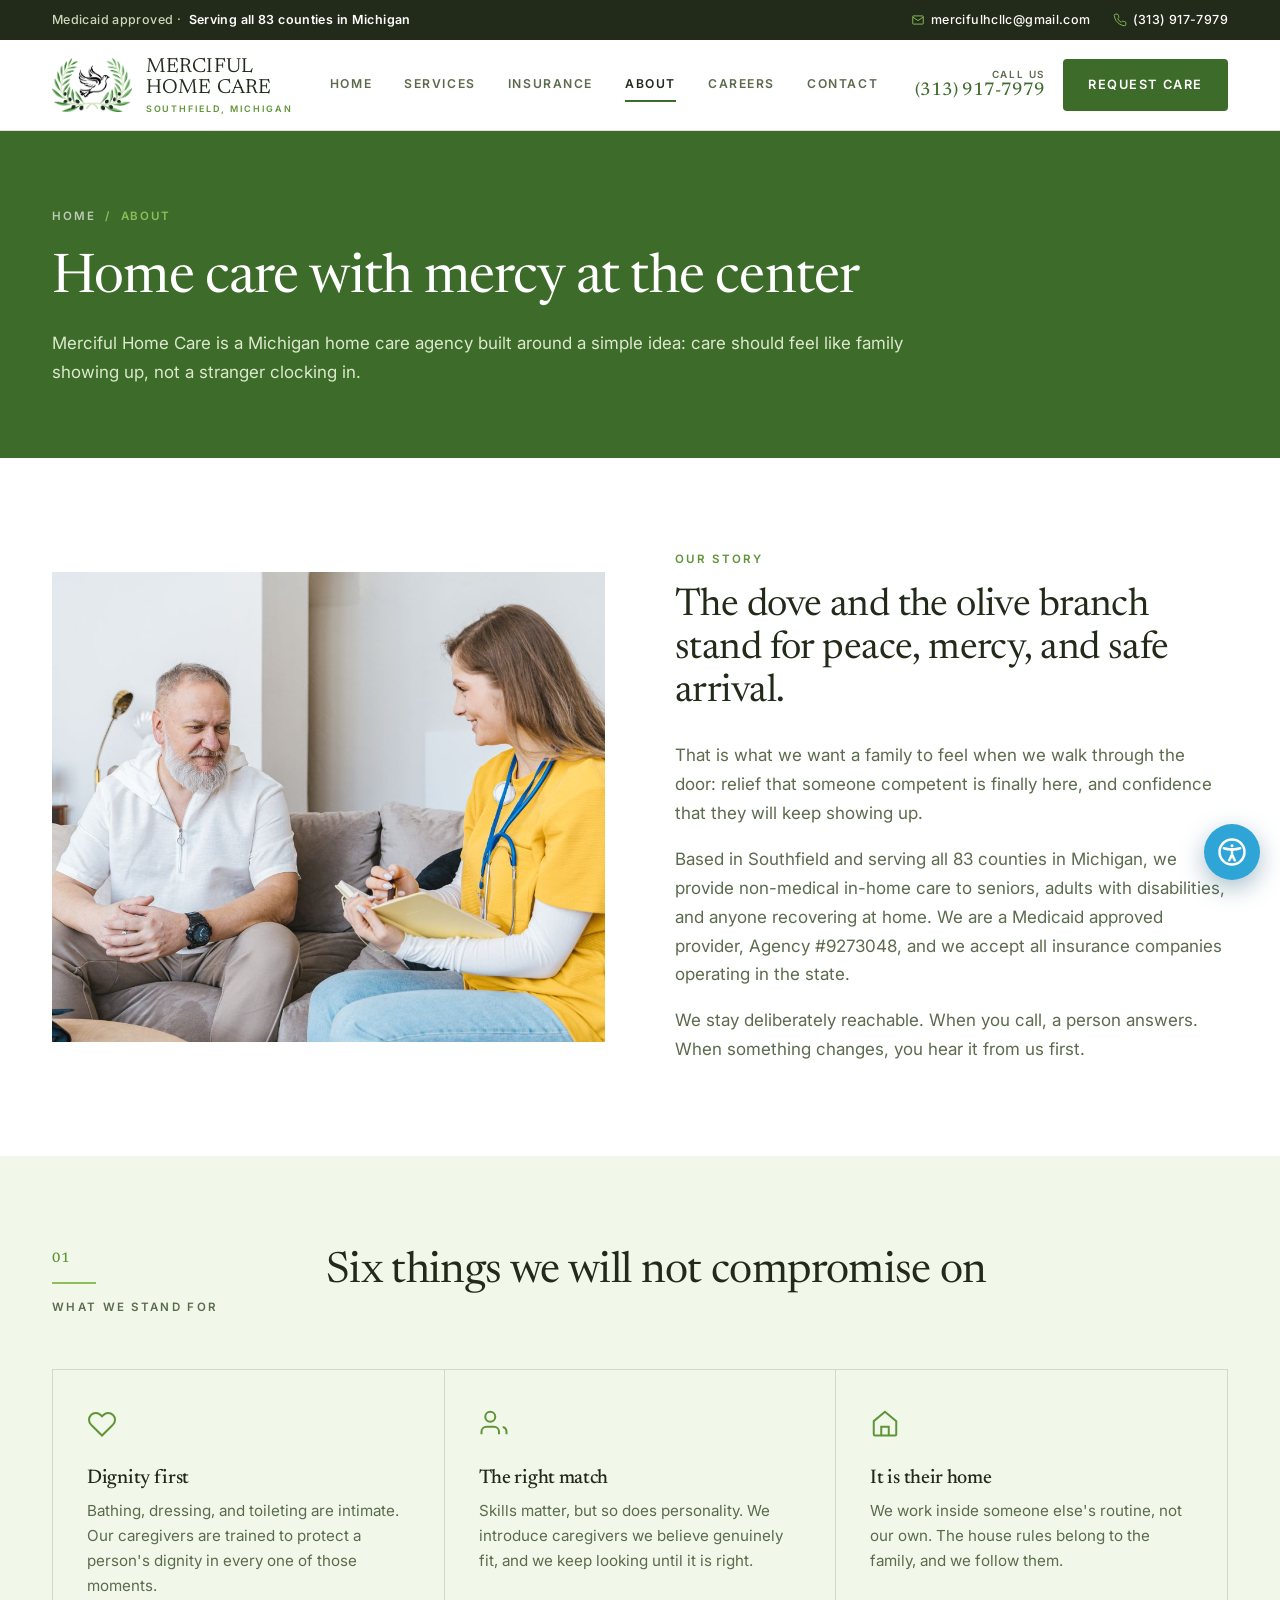
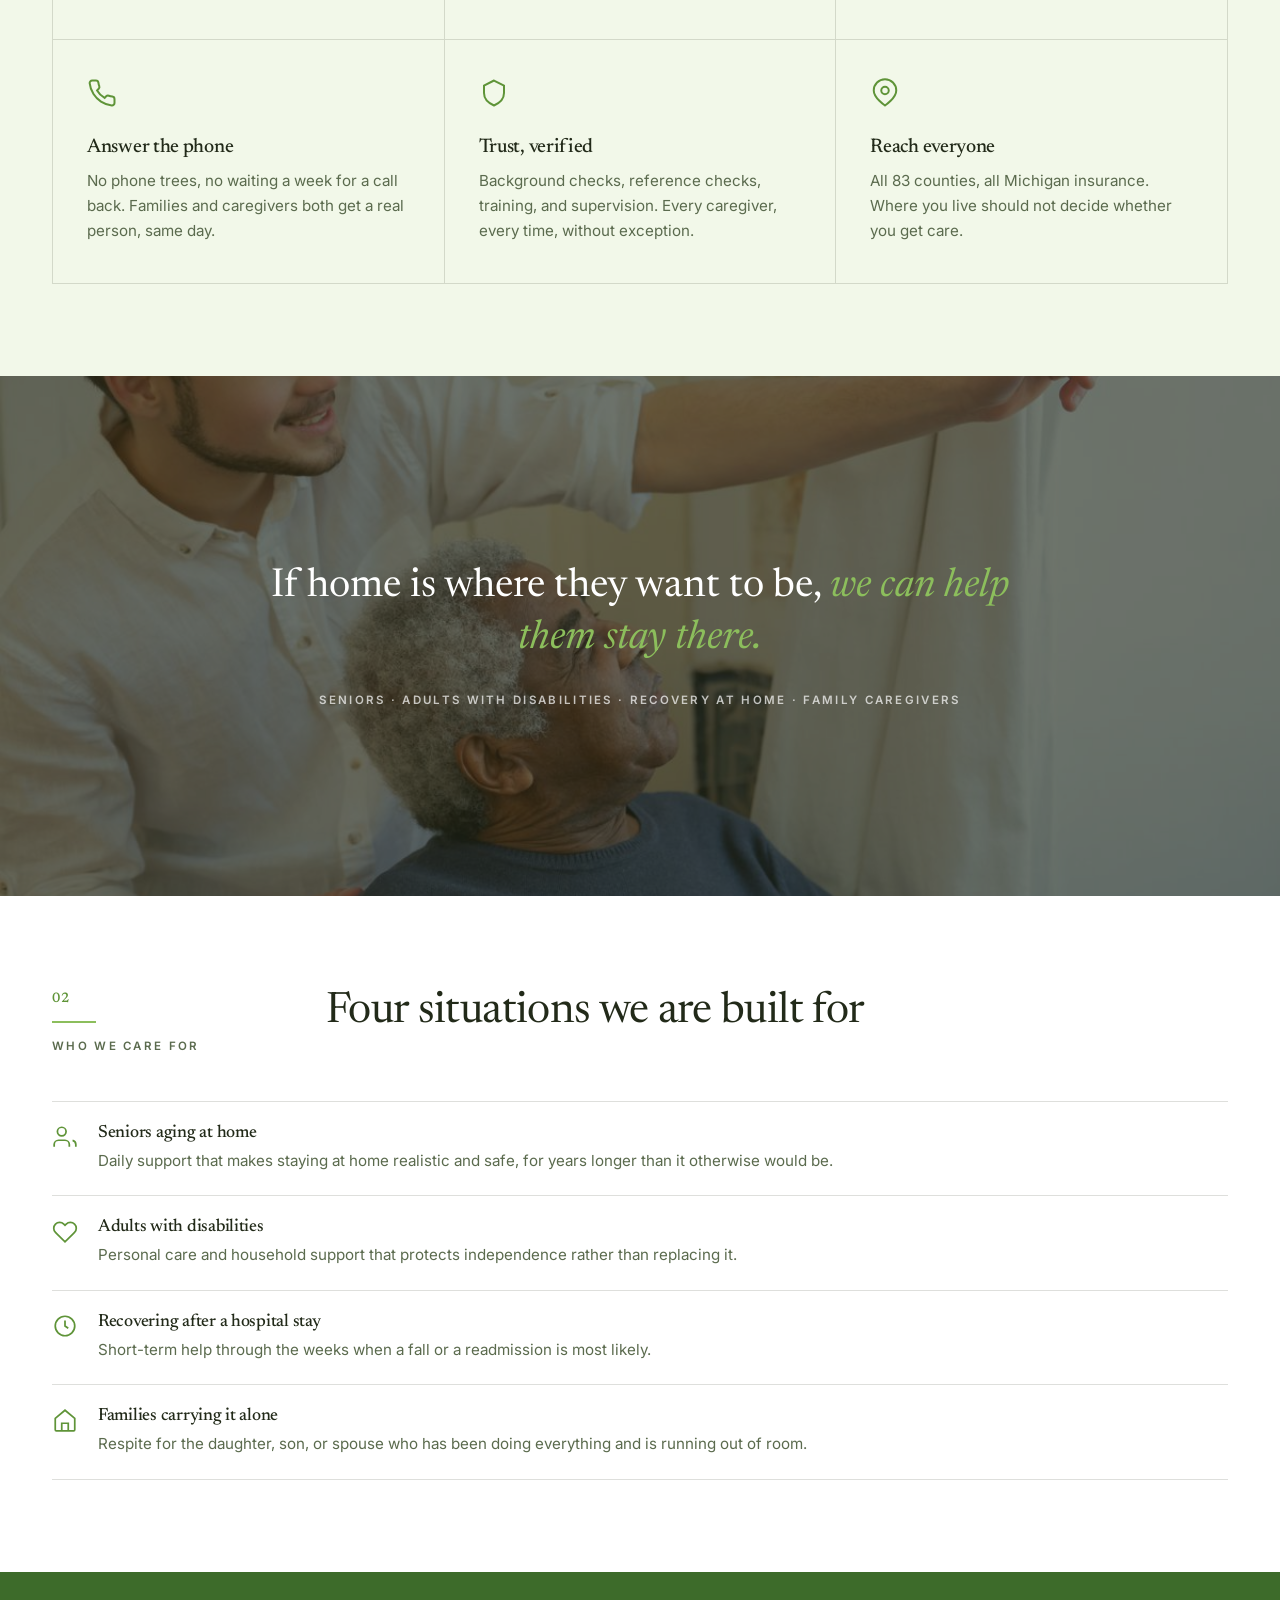
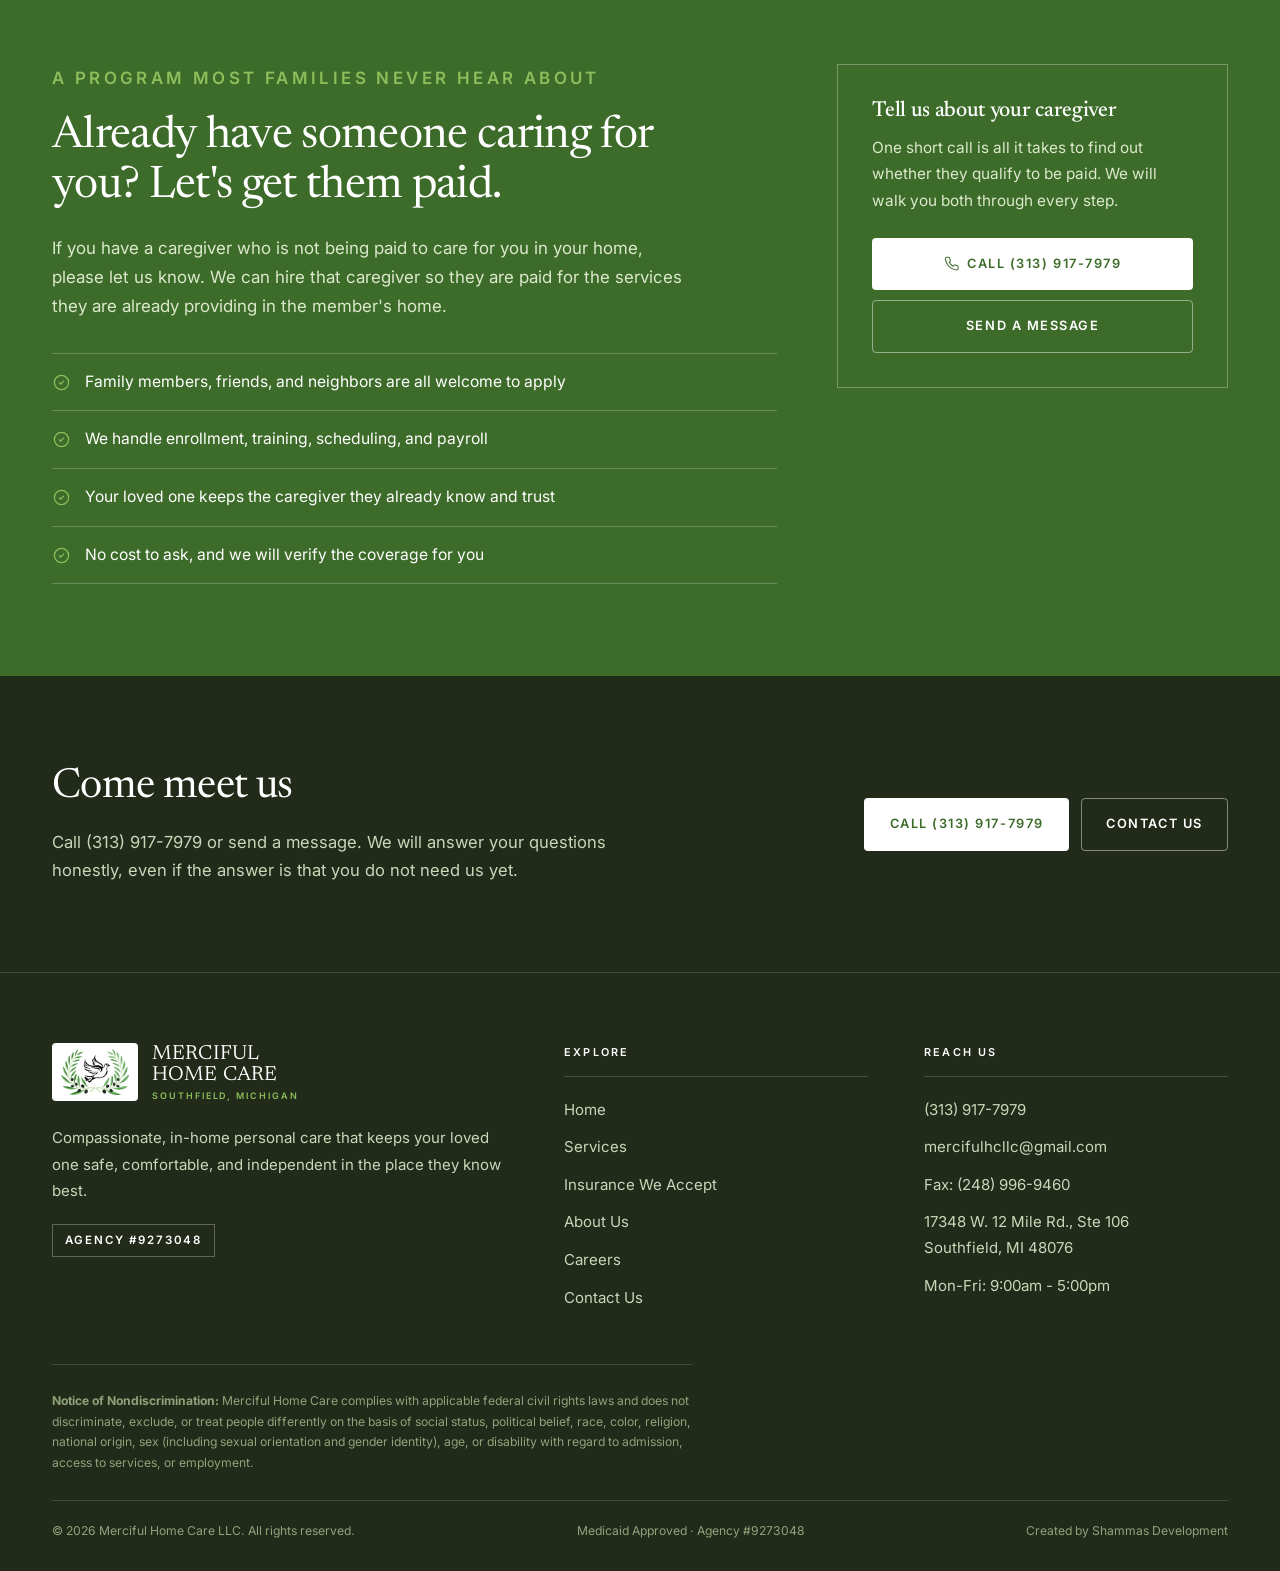
<file: about.html>
<!DOCTYPE html>
<html lang="en">
<head>
<meta charset="UTF-8" />
<meta name="viewport" content="width=device-width, initial-scale=1" />
<title>About Us | Merciful Home Care</title>
<meta name="description" content="Merciful Home Care is a Medicaid approved Michigan home care agency in Southfield, serving all 83 counties with compassionate in-home personal care." />
<meta property="og:title" content="About Us | Merciful Home Care" />
<meta property="og:description" content="Merciful Home Care is a Medicaid approved Michigan home care agency in Southfield, serving all 83 counties with compassionate in-home personal care." />
<meta property="og:type" content="website" />
<meta property="og:image" content="assets/img/logo.png" />
<link rel="icon" href="favicon.ico" sizes="any">
<link rel="icon" type="image/png" href="assets/img/favicon-256.png">
<link rel="apple-touch-icon" href="assets/img/apple-touch-icon.png">
<link rel="preconnect" href="https://fonts.googleapis.com">
<link rel="preconnect" href="https://fonts.gstatic.com" crossorigin>
<link href="https://fonts.googleapis.com/css2?family=Newsreader:ital,opsz,wght@0,6..72,300;0,6..72,400;0,6..72,500;1,6..72,400&family=Inter:wght@400;500;600;700&display=swap" rel="stylesheet">
<link rel="stylesheet" href="assets/a11y.css">
<style>
:root{
  --green-deep:#3D6B2A;--green:#5F9438;--green-bright:#8CBE5C;
  --sand:#F2F8E9;--sand-deep:#E4EFD2;--paper:#FFFFFF;
  --ink:#222A19;--ink-soft:#5B6B4E;--line:rgba(34,42,25,.15);--line-soft:rgba(34,42,25,.08);
  --maxw:1240px;--r:4px;
  --display:"Newsreader",Georgia,"Times New Roman",serif;
  --body:"Inter",-apple-system,BlinkMacSystemFont,"Segoe UI",sans-serif;
}
*{box-sizing:border-box;margin:0;padding:0}
html{scroll-behavior:smooth}
body{font-family:var(--body);color:var(--ink);background:var(--paper);font-size:1.0625rem;line-height:1.7;-webkit-font-smoothing:antialiased;overflow-x:hidden}
img{max-width:100%;display:block}
a{color:inherit;text-decoration:none}
h1,h2,h3{font-family:var(--display);font-weight:400;line-height:1.12;letter-spacing:-.015em}
.wrap{max-width:var(--maxw);margin:0 auto;padding:0 32px}
.eyebrow{font-family:var(--body);font-weight:600;font-size:.72rem;letter-spacing:.2em;text-transform:uppercase;color:var(--green)}
.rule{height:1px;background:var(--line);border:0}
.btn{display:inline-flex;align-items:center;justify-content:center;gap:.6em;font-family:var(--body);font-weight:600;font-size:.8rem;letter-spacing:.12em;text-transform:uppercase;padding:1.12em 1.9em;border-radius:var(--r);border:1px solid transparent;cursor:pointer;transition:background .25s,color .25s,border-color .25s}
.btn svg{width:1.2em;height:1.2em}
.btn-solid{background:var(--green-deep);color:#fff}
.btn-solid:hover{background:var(--ink)}
.btn-line{background:transparent;color:var(--ink);border-color:var(--line)}
.btn-line:hover{border-color:var(--ink);background:var(--ink);color:#fff}
.btn-white{background:#fff;color:var(--green-deep)}
.btn-white:hover{background:var(--green-bright);color:var(--ink)}
.btn-linew{background:transparent;color:#fff;border-color:rgba(255,255,255,.45)}
.btn-linew:hover{background:#fff;color:var(--green-deep);border-color:#fff}
:focus-visible{outline:2px solid var(--green-deep);outline-offset:3px}
.topbar{background:var(--ink);color:#C9D7B8;font-size:.78rem;letter-spacing:.03em}
.topbar .wrap{display:flex;align-items:center;justify-content:space-between;gap:18px;min-height:40px;flex-wrap:wrap}
.topbar a{display:inline-flex;align-items:center;gap:.5em;color:#fff;font-weight:500;white-space:nowrap}
.topbar a svg{width:14px;height:14px;flex:none;color:var(--green-bright)}
.topbar a:hover{color:var(--green-bright)}
.topbar .left{display:inline-flex;align-items:center;gap:.6em;white-space:nowrap;font-weight:500}
.topbar .left b{color:#fff;font-weight:600}
.topbar .right{display:flex;gap:22px;align-items:center;flex-wrap:wrap}
header.nav{position:sticky;top:0;z-index:50;background:#fff;border-bottom:1px solid var(--line)}
.nav .wrap{display:flex;align-items:center;justify-content:space-between;gap:24px;min-height:90px}
.brand{display:flex;align-items:center;gap:14px;color:var(--ink)}
.brand .logo{height:54px;width:auto;flex:none}
.brand .wm{font-family:var(--display);font-size:1.28rem;line-height:1.02;letter-spacing:.01em;text-transform:uppercase;white-space:nowrap}
.brand .wm small{display:block;font-family:var(--body);font-weight:600;font-size:.56rem;letter-spacing:.22em;color:var(--green);margin-top:5px}
nav.links{display:flex;align-items:center;gap:32px}
nav.links a{font-weight:600;font-size:.76rem;letter-spacing:.13em;text-transform:uppercase;color:var(--ink-soft);padding:6px 0;border-bottom:2px solid transparent;transition:color .2s,border-color .2s}
nav.links a:hover{color:var(--ink);border-color:var(--green-bright)}
.p-home nav.links a[href="/"],.p-services nav.links a[href="services"],.p-insurance nav.links a[href="insurance"],.p-about nav.links a[href="about"],.p-careers nav.links a[href="careers"],.p-contact nav.links a[href="contact"]{color:var(--ink);border-color:var(--green-deep)}
.nav-cta{display:flex;align-items:center;gap:18px}
.nav-tel{display:inline-flex;flex-direction:column;line-height:1.15;text-align:right}
.nav-tel small{font-size:.62rem;letter-spacing:.16em;text-transform:uppercase;color:var(--ink-soft);font-weight:600}
.nav-tel b{font-family:var(--display);font-size:1.16rem;font-weight:500;color:var(--green-deep);white-space:nowrap}
.nav-call{display:none;padding:.82em}
.nav-call svg{width:20px;height:20px}
.menu-btn{display:none;position:relative;background:none;border:1px solid var(--line);border-radius:var(--r);cursor:pointer;color:var(--ink);padding:10px}
.menu-btn svg{width:22px;height:22px;transition:opacity .2s}
.nav-overlay{position:fixed;inset:0;background:rgba(34,42,25,.55);opacity:0;visibility:hidden;pointer-events:none;transition:opacity .3s,visibility .3s;z-index:49}
.nav-overlay.open{opacity:1;visibility:visible;pointer-events:auto}
body.menu-open{overflow:hidden}
body.menu-open .menu-btn>svg{opacity:0}
body.menu-open .menu-btn{border-color:rgba(255,255,255,.4)}
body.menu-open .menu-btn::before,body.menu-open .menu-btn::after{content:"";position:absolute;left:50%;top:50%;width:20px;height:2px;background:#fff;border-radius:2px}
body.menu-open .menu-btn::before{transform:translate(-50%,-50%) rotate(45deg)}
body.menu-open .menu-btn::after{transform:translate(-50%,-50%) rotate(-45deg)}
.hero{display:grid;grid-template-columns:1.02fr .98fr;min-height:min(76vh,660px)}
.hero .panel{background:var(--green-deep);color:#fff;display:flex;flex-direction:column;justify-content:center;padding:76px 0 76px 0}
.hero .inner{width:100%;padding-left:max(32px,calc((100vw - var(--maxw))/2 + 32px));padding-right:60px}
.hero .eyebrow{color:var(--green-bright)}
.hero h1{font-size:clamp(2.5rem,4.4vw,3.75rem);color:#fff;margin:.42em 0 .5em;font-weight:400}
.hero h1 em{font-style:italic;color:var(--green-bright)}
.hero p{color:#DCE9CC;font-size:1.06rem;max-width:34em}
.hero p+p{margin-top:.9em}
.hero .row{display:flex;gap:12px;flex-wrap:wrap;margin-top:34px}
.hero .shot{position:relative;background:var(--sand)}
.hero .shot img{position:absolute;inset:0;width:100%;height:100%;object-fit:cover}
.factbar{border-bottom:1px solid var(--line);background:#fff}
.factbar .wrap{display:grid;grid-template-columns:repeat(4,1fr);padding:0 32px}
.fact{padding:26px 30px 26px 0;border-left:1px solid var(--line);padding-left:30px}
.fact:first-child{border-left:0;padding-left:0}
.fact b{display:block;font-family:var(--display);font-size:1.34rem;font-weight:500;color:var(--ink);line-height:1.2}
.fact span{display:block;font-size:.68rem;letter-spacing:.16em;text-transform:uppercase;color:var(--ink-soft);font-weight:600;margin-top:5px}
.pagehead{background:var(--green-deep);color:#fff;padding:76px 0 72px}
.pagehead .crumb{font-size:.72rem;letter-spacing:.16em;text-transform:uppercase;color:var(--green-bright);font-weight:600}
.pagehead .crumb a{color:rgba(255,255,255,.66)}
.pagehead .crumb a:hover{color:#fff}
.pagehead h1{font-size:clamp(2.2rem,4.6vw,3.4rem);color:#fff;margin:.42em 0 .34em;font-weight:400;max-width:16em}
.pagehead p{color:#DCE9CC;font-size:1.06rem;max-width:52em}
.band{padding:92px 0}
.band.alt{background:var(--sand)}
.band.tight{padding:64px 0}
.grid2{display:grid;grid-template-columns:210px 1fr;gap:64px;align-items:start}
.slab{position:sticky;top:120px}
.slab .num{font-family:var(--display);font-size:.86rem;font-weight:500;color:var(--green);letter-spacing:.1em;display:block;padding-bottom:10px;border-bottom:2px solid var(--green-bright);margin-bottom:14px;width:44px}
.slab p{font-size:.72rem;letter-spacing:.2em;text-transform:uppercase;font-weight:600;color:var(--ink-soft)}
.lead h2{font-size:clamp(1.9rem,3.5vw,2.7rem);color:var(--ink);max-width:17em;font-weight:400}
.lead>p{color:var(--ink-soft);font-size:1.08rem;max-width:44em;margin-top:1.1em}
.lead .btn{margin-top:34px}
.matrix{display:grid;grid-template-columns:repeat(3,1fr);border-top:1px solid var(--line);border-left:1px solid var(--line);margin-top:52px}
.mcell{border-right:1px solid var(--line);border-bottom:1px solid var(--line);padding:38px 34px 40px;transition:background .3s;display:block}
.mcell:hover{background:var(--sand)}
.band.alt .mcell:hover{background:#fff}
.mcell .ic{color:var(--green);display:block;margin-bottom:20px}
.mcell .ic svg{width:30px;height:30px}
.mcell h3{font-size:1.24rem;color:var(--ink);margin-bottom:9px;font-weight:500}
.mcell p{font-size:.95rem;color:var(--ink-soft);line-height:1.65}
.mcell .go{display:inline-flex;align-items:center;gap:.45em;margin-top:16px;font-size:.7rem;letter-spacing:.14em;text-transform:uppercase;font-weight:600;color:var(--green-deep)}
.mcell .go svg{width:14px;height:14px;transition:transform .25s}
.mcell:hover .go svg{transform:translateX(4px)}
.mcell.fill{background:var(--green-deep);color:#fff}
.mcell.fill:hover{background:var(--ink)}
.mcell.fill h3{color:#fff}
.mcell.fill p{color:#DCE9CC}
.mcell.fill .ic,.mcell.fill .go{color:var(--green-bright)}
.photoband{position:relative;min-height:520px;display:grid;place-items:center;background:var(--ink);overflow:hidden}
.photoband img{position:absolute;inset:0;width:100%;height:100%;object-fit:cover;opacity:.36}
.photoband .q{position:relative;max-width:880px;text-align:center;color:#fff;padding:80px 32px}
.photoband blockquote{font-family:var(--display);font-size:clamp(1.6rem,3.4vw,2.5rem);line-height:1.3;font-weight:400}
.photoband blockquote em{font-style:italic;color:var(--green-bright)}
.photoband .attr{margin-top:26px;font-size:.72rem;letter-spacing:.2em;text-transform:uppercase;color:rgba(255,255,255,.7);font-weight:600}
.slist{border-top:1px solid var(--line)}
.srow{display:grid;grid-template-columns:64px 1fr 1fr;gap:44px;padding:44px 0;border-bottom:1px solid var(--line);scroll-margin-top:130px;align-items:start}
.srow .n{font-family:var(--display);font-size:1.5rem;color:var(--green-bright);font-weight:500;line-height:1}
.srow h2{font-size:1.6rem;color:var(--ink);font-weight:500;margin-bottom:.5em}
.srow>div>p{color:var(--ink-soft);font-size:1rem}
.srow ul{list-style:none;display:grid;gap:11px;padding-top:6px}
.srow li{display:flex;gap:12px;align-items:flex-start;font-size:.96rem;color:var(--ink)}
.srow li svg{width:18px;height:18px;color:var(--green);flex:none;margin-top:5px}
.hire{background:var(--green-deep);color:#fff}
.hire .wrap{display:grid;grid-template-columns:1.3fr .7fr;gap:60px;align-items:start;padding-top:92px;padding-bottom:92px}
.hire .eyebrow{color:var(--green-bright)}
.hire h2{color:#fff;font-size:clamp(1.9rem,3.8vw,2.8rem);margin:.42em 0 .5em;font-weight:400;max-width:14em}
.hire p{color:#DCE9CC;font-size:1.06rem;max-width:38em}
.hire ul{list-style:none;display:grid;gap:0;margin-top:32px;border-top:1px solid rgba(255,255,255,.22)}
.hire li{display:flex;gap:14px;align-items:flex-start;padding:15px 0;border-bottom:1px solid rgba(255,255,255,.22);font-size:.98rem;color:#fff}
.hire li svg{width:19px;height:19px;color:var(--green-bright);flex:none;margin-top:4px}
.hire .box{border:1px solid rgba(255,255,255,.3);padding:34px}
.hire .box h3{color:#fff;font-size:1.36rem;font-weight:500;margin-bottom:12px}
.hire .box p{color:#DCE9CC;font-size:.96rem;margin-bottom:24px}
.hire .box .btn{width:100%}
.hire .box .btn+.btn{margin-top:10px}
.marq-sec{padding:70px 0;background:#fff;border-top:1px solid var(--line);border-bottom:1px solid var(--line)}
.marq-sec .head{display:flex;justify-content:space-between;align-items:flex-end;gap:32px;flex-wrap:wrap;margin-bottom:38px}
.marq-sec .head h2{font-size:clamp(1.5rem,2.8vw,2.1rem);color:var(--ink);font-weight:400;max-width:16em;margin-top:.35em}
.marq-sec .head p{color:var(--ink-soft);font-size:.95rem;max-width:26em}
.marquee{position:relative;overflow:hidden;-webkit-mask-image:linear-gradient(90deg,transparent,#000 7%,#000 93%,transparent);mask-image:linear-gradient(90deg,transparent,#000 7%,#000 93%,transparent)}
.marquee-track{display:flex;width:max-content;animation:slide 52s linear infinite}
.marquee:hover .marquee-track,.marquee:focus-within .marquee-track{animation-play-state:paused}
@keyframes slide{from{transform:translateX(0)}to{transform:translateX(-50%)}}
.ins{display:flex;align-items:center;justify-content:center;text-align:center;flex:none;width:218px;height:88px;padding:0 24px;border:1px solid var(--line);border-right:0;font-family:var(--display);font-size:1.02rem;font-weight:500;color:var(--ink);line-height:1.25;background:#fff}
.marquee-track .ins:last-child{border-right:1px solid var(--line)}
.ins img{max-height:46px;max-width:160px;width:auto;object-fit:contain}
.ins-matrix{display:grid;grid-template-columns:repeat(5,1fr);border-top:1px solid var(--line);border-left:1px solid var(--line)}
.ins-matrix .ins{width:auto;height:126px;border:0;border-right:1px solid var(--line);border-bottom:1px solid var(--line)}
.steps-row{display:grid;grid-template-columns:repeat(3,1fr);border-top:2px solid var(--ink);margin-top:52px}
.stepx{padding:32px 34px 8px;border-right:1px solid var(--line)}
.stepx:first-child{padding-left:0}
.stepx:last-child{border-right:0}
.stepx .n{font-family:var(--display);font-size:2.9rem;color:var(--green-bright);line-height:1;font-weight:400}
.stepx h3{font-size:1.22rem;color:var(--ink);margin:.5em 0 .4em;font-weight:500}
.stepx p{color:var(--ink-soft);font-size:.96rem}
.split{display:grid;grid-template-columns:1fr 1fr;gap:70px;align-items:center}
.split .art{position:relative;aspect-ratio:4/3.4;background:var(--sand);overflow:hidden}
.split .art img{position:absolute;inset:0;width:100%;height:100%;object-fit:cover}
.vlist{border-top:1px solid var(--line);margin-top:34px}
.vrow{display:flex;gap:20px;padding:22px 0;border-bottom:1px solid var(--line)}
.vrow .ic{color:var(--green);flex:none}
.vrow .ic svg{width:26px;height:26px}
.vrow h3{font-size:1.1rem;color:var(--ink);margin-bottom:4px;font-weight:500}
.vrow p{color:var(--ink-soft);font-size:.95rem}
.faq details{border-bottom:1px solid var(--line);padding:24px 0}
.faq details:first-of-type{border-top:1px solid var(--line)}
.faq summary{font-family:var(--display);font-size:1.22rem;font-weight:500;color:var(--ink);cursor:pointer;list-style:none;display:flex;justify-content:space-between;gap:24px;align-items:center}
.faq summary::-webkit-details-marker{display:none}
.faq summary::after{content:"+";font-family:var(--body);font-weight:400;color:var(--green);font-size:1.5rem;line-height:1;flex:none}
.faq details[open] summary::after{content:"\2212"}
.faq p{color:var(--ink-soft);font-size:1rem;margin-top:12px;max-width:64em}
.cinfo{border-top:1px solid var(--line)}
.crow{display:grid;grid-template-columns:150px 1fr;gap:24px;padding:22px 0;border-bottom:1px solid var(--line);align-items:baseline}
.crow dt{font-size:.7rem;letter-spacing:.18em;text-transform:uppercase;font-weight:600;color:var(--ink-soft)}
.crow dd{font-family:var(--display);font-size:1.22rem;font-weight:500;color:var(--ink);overflow-wrap:anywhere}
.crow dd a:hover{color:var(--green-deep)}
.crow dd small{display:block;font-family:var(--body);font-size:.84rem;font-weight:400;color:var(--ink-soft);margin-top:3px;letter-spacing:0}
.form{background:var(--sand);padding:40px;border:1px solid var(--line)}
.band.alt .form{background:#fff}
.form h3{font-family:var(--display);font-size:1.6rem;color:var(--ink);margin-bottom:8px;font-weight:500}
.form>p{color:var(--ink-soft);font-size:.95rem;margin-bottom:26px}
.field{margin-bottom:18px}
.field label{display:block;font-weight:600;font-size:.68rem;letter-spacing:.14em;text-transform:uppercase;color:var(--ink-soft);margin-bottom:7px}
.field input,.field select,.field textarea{width:100%;font-family:var(--body);font-size:1rem;color:var(--ink);padding:.82em .9em;border:1px solid var(--line);border-radius:var(--r);background:#fff;transition:border-color .2s}
.field input:focus,.field select:focus,.field textarea:focus{outline:none;border-color:var(--green-deep)}
.row2{display:grid;grid-template-columns:1fr 1fr;gap:18px}
.form .btn{width:100%;margin-top:8px}
.form .note{font-size:.78rem;color:var(--ink-soft);margin-top:14px;line-height:1.6}
.hp{position:absolute;left:-9999px;opacity:0}
.map{border:1px solid var(--line);aspect-ratio:16/10;background:var(--sand);margin-top:34px}
.map iframe{width:100%;height:100%;border:0;display:block}
.cta{background:var(--ink);color:#fff;padding:88px 0}
.cta .wrap{display:grid;grid-template-columns:1.2fr .8fr;gap:56px;align-items:center}
.cta h2{color:#fff;font-size:clamp(1.8rem,3.4vw,2.6rem);font-weight:400;max-width:14em}
.cta p{color:#C9D7B8;font-size:1.04rem;margin-top:1em;max-width:36em}
.cta .row{display:flex;gap:12px;flex-wrap:wrap;justify-content:flex-end}
footer.site{background:var(--ink);color:#C9D7B8;font-size:.94rem;border-top:1px solid rgba(255,255,255,.14)}
footer.site .top{display:grid;grid-template-columns:1.5fr 1fr 1fr;gap:56px;padding:70px 0 54px}
footer.site .brand{color:#fff}
footer.site .brand .wm small{color:var(--green-bright)}
footer.site p.about{margin-top:24px;max-width:34em;line-height:1.75}
footer.site .agency{margin-top:20px;display:inline-block;border:1px solid rgba(255,255,255,.28);padding:.5em 1em;font-size:.72rem;letter-spacing:.16em;text-transform:uppercase;color:#fff;font-weight:600}
footer.site h4{font-family:var(--body);font-weight:600;font-size:.68rem;letter-spacing:.2em;text-transform:uppercase;color:#fff;margin-bottom:20px;padding-bottom:14px;border-bottom:1px solid rgba(255,255,255,.18)}
footer.site ul{list-style:none;display:flex;flex-direction:column;gap:12px}
footer.site ul a{overflow-wrap:anywhere}
footer.site ul a:hover{color:var(--green-bright)}
footer.site .notice{font-size:.76rem;color:#8FA37B;line-height:1.7;padding:26px 0;border-top:1px solid rgba(255,255,255,.14);max-width:80ch}
footer.site .legal{display:flex;justify-content:space-between;gap:18px;flex-wrap:wrap;font-size:.76rem;color:#8FA37B;padding:20px 0 30px;border-top:1px solid rgba(255,255,255,.14)}
footer.site .legal a{color:#8FA37B}
footer.site .legal a:hover{color:var(--green-bright)}
.reveal{opacity:0;transform:translateY(18px);transition:opacity .7s ease,transform .7s ease}
.reveal.in{opacity:1;transform:none}
[data-delay="1"]{transition-delay:.09s}[data-delay="2"]{transition-delay:.18s}[data-delay="3"]{transition-delay:.27s}
@media(max-width:1120px){
 .hero .inner{padding-left:32px;padding-right:44px;max-width:none}
 nav.links{gap:22px}
 .brand .wm{font-size:1.12rem}
 .grid2{grid-template-columns:170px 1fr;gap:44px}
}
@media(max-width:1000px){
 .nav-tel{display:none}
 .ins-matrix{grid-template-columns:repeat(3,1fr)}
}
@media(max-width:900px){
 nav.links{position:fixed;top:0;right:0;width:min(330px,86vw);height:100vh;height:100dvh;background:var(--green-deep);flex-direction:column;align-items:flex-start;justify-content:flex-start;gap:0;padding:100px 32px;transform:translateX(105%);transition:transform .32s ease;z-index:60;overflow-y:auto}
 nav.links.open{transform:none}
 nav.links a{font-size:.9rem;padding:18px 0;width:100%;border-bottom:1px solid rgba(255,255,255,.2);border-top:0;color:#fff}
 nav.links a:hover{color:var(--green-bright);border-color:rgba(255,255,255,.2)}
 .p-home nav.links a[href="/"],.p-services nav.links a[href="services"],.p-insurance nav.links a[href="insurance"],.p-about nav.links a[href="about"],.p-careers nav.links a[href="careers"],.p-contact nav.links a[href="contact"]{color:var(--green-bright);border-color:rgba(255,255,255,.2)}
 .menu-btn{display:inline-flex;z-index:70}
 .nav-req{display:none}
 .nav-call{display:inline-flex}
 .nav-cta{gap:10px}
 .nav .wrap{min-height:76px;gap:12px}
 .hero{grid-template-columns:1fr}
 .hero .shot{min-height:340px}
 .hero .panel{padding:64px 0}
 .hero .inner{margin:0;padding:0 32px}
 .factbar .wrap{grid-template-columns:1fr 1fr}
 .fact{padding:20px 24px;border-left:1px solid var(--line);border-bottom:1px solid var(--line)}
 .fact:first-child,.fact:nth-child(3){border-left:0;padding-left:0}
 .fact:nth-child(3),.fact:nth-child(4){border-bottom:0}
 .grid2{grid-template-columns:1fr;gap:22px}
 .slab{position:static;display:flex;align-items:center;gap:16px}
 .slab .num{padding-bottom:0;border-bottom:0;margin-bottom:0;width:auto}
 .matrix,.split,.hire .wrap,.cta .wrap{grid-template-columns:1fr}
 .matrix{grid-template-columns:1fr 1fr}
 .split{gap:38px}
 .cta .row{justify-content:flex-start}
 .srow{grid-template-columns:44px 1fr;gap:24px}
 .srow ul{grid-column:2}
 .steps-row{grid-template-columns:1fr}
 .stepx{border-right:0;border-bottom:1px solid var(--line);padding:26px 0 22px}
 .stepx:last-child{border-bottom:0}
 footer.site .top{grid-template-columns:1fr 1fr;gap:40px}
}
@media(max-width:680px){
 body{font-size:1rem}
 .topbar .hide-sm{display:none}
 .topbar .left{white-space:normal}
 .topbar .wrap{gap:10px;padding-top:6px;padding-bottom:6px}
 .topbar .right{gap:14px}
 .wrap{padding:0 22px}
 .hero .inner{padding:0 22px}
 .factbar .wrap{padding:0 22px}
 .band{padding:68px 0}
 .matrix{grid-template-columns:1fr}
 .ins-matrix{grid-template-columns:1fr 1fr}
 .ins-matrix .ins{height:104px;font-size:.92rem;padding:0 14px}
 .mcell{padding:30px 26px 32px}
 .brand .logo{height:44px}
 .brand .wm{font-size:1rem}
 .form{padding:28px 22px}
 .row2{grid-template-columns:1fr}
 .crow{grid-template-columns:1fr;gap:6px;padding:18px 0}
 .srow{grid-template-columns:1fr;gap:16px}
 .srow .n{font-size:1.1rem}
 .srow ul{grid-column:1}
 footer.site .top{grid-template-columns:1fr}
 .hire .wrap{padding-top:64px;padding-bottom:64px}
}
@media(max-width:400px){.brand .wm small{display:none}}
@media(prefers-reduced-motion:reduce){
 *{animation:none!important;transition:none!important;scroll-behavior:auto!important}
 .reveal{opacity:1;transform:none}
}
.gt-wrap{display:inline-flex;align-items:center}
#google_translate_element .goog-te-gadget{font-size:0}
#google_translate_element .goog-te-combo{margin:0;padding:2px 6px;border-radius:var(--r);border:1px solid rgba(255,255,255,.35);background:transparent;color:#fff;font-family:var(--body);font-size:.74rem;font-weight:500;cursor:pointer;line-height:1.4}
#google_translate_element .goog-te-combo option{color:#222A19}
.goog-te-banner-frame,.goog-logo-link,.goog-te-gadget span{display:none!important}
.goog-te-gadget{color:transparent!important}
body{top:0!important}
</style>
</head>
<body class="p-about">
<div class="topbar">
  <div class="wrap">
    <span class="left">Medicaid approved &middot; <b>Serving all 83 counties in Michigan</b></span>
    <span class="right">
      <span class="gt-wrap"><span id="google_translate_element"></span></span>
      <a class="hide-sm" href="mailto:mercifulhcllc@gmail.com"><svg viewBox="0 0 24 24" fill="none" stroke="currentColor" stroke-width="1.6"><rect x="3" y="5" width="18" height="14" rx="1"/><path d="m3 7 9 6 9-6"/></svg>mercifulhcllc@gmail.com</a>
      <a href="tel:+13139177979"><svg viewBox="0 0 24 24" fill="none" stroke="currentColor" stroke-width="1.6"><path d="M22 16.92v3a2 2 0 0 1-2.18 2 19.79 19.79 0 0 1-8.63-3.07 19.5 19.5 0 0 1-6-6 19.79 19.79 0 0 1-3.07-8.67A2 2 0 0 1 4.11 2h3a2 2 0 0 1 2 1.72c.13.96.36 1.9.7 2.81a2 2 0 0 1-.45 2.11L8.09 9.91a16 16 0 0 0 6 6l1.27-1.27a2 2 0 0 1 2.11-.45c.91.34 1.85.57 2.81.7A2 2 0 0 1 22 16.92z"/></svg>(313) 917-7979</a>
    </span>
  </div>
</div>
<header class="nav" id="nav">
  <div class="wrap">
    <a class="brand" href="/"><img src="assets/img/logo.png" alt="" class="logo" aria-hidden="true"/><span class="wm">Merciful<br>Home Care<small>Southfield, Michigan</small></span></a>
    <nav class="links" id="links">
      <a href="/">Home</a><a href="services">Services</a><a href="insurance">Insurance</a><a href="about">About</a><a href="careers">Careers</a><a href="contact">Contact</a>
    </nav>
    <div class="nav-cta">
      <a class="nav-tel" href="tel:+13139177979"><small>Call us</small><b>(313) 917-7979</b></a>
      <a class="btn btn-solid nav-req" href="contact">Request care</a>
      <a class="btn btn-solid nav-call" href="tel:+13139177979" aria-label="Call (313) 917-7979"><svg viewBox="0 0 24 24" fill="none" stroke="currentColor" stroke-width="1.6"><path d="M22 16.92v3a2 2 0 0 1-2.18 2 19.79 19.79 0 0 1-8.63-3.07 19.5 19.5 0 0 1-6-6 19.79 19.79 0 0 1-3.07-8.67A2 2 0 0 1 4.11 2h3a2 2 0 0 1 2 1.72c.13.96.36 1.9.7 2.81a2 2 0 0 1-.45 2.11L8.09 9.91a16 16 0 0 0 6 6l1.27-1.27a2 2 0 0 1 2.11-.45c.91.34 1.85.57 2.81.7A2 2 0 0 1 22 16.92z"/></svg></a>
      <button class="menu-btn" id="menuBtn" aria-label="Open menu" aria-expanded="false"><svg viewBox="0 0 24 24" fill="none" stroke="currentColor" stroke-width="1.8"><line x1="3" y1="7" x2="21" y2="7"/><line x1="3" y1="12" x2="21" y2="12"/><line x1="3" y1="17" x2="21" y2="17"/></svg></button>
    </div>
  </div>
</header>
<div class="nav-overlay" id="navOverlay" aria-hidden="true"></div>
<main>
<section class="pagehead">
  <div class="wrap">
    <p class="crumb"><a href="/">Home</a> &nbsp;/&nbsp; About</p>
    <h1>Home care with mercy at the center</h1>
    <p>Merciful Home Care is a Michigan home care agency built around a simple idea: care should feel like family showing up, not a stranger clocking in.</p>
  </div>
</section>
<section class="band">
  <div class="wrap split">
    <div class="art reveal"><img src="assets/img/care-plan.jpg" alt="A care coordinator meeting with a client at home" loading="lazy"/></div>
    <div class="reveal" data-delay="1">
      <p class="eyebrow">Our story</p>
      <h2 style="font-size:clamp(1.8rem,3.2vw,2.4rem);font-weight:400;margin:.4em 0 .7em">The dove and the olive branch stand for peace, mercy, and safe arrival.</h2>
      <p style="color:var(--ink-soft)">That is what we want a family to feel when we walk through the door: relief that someone competent is finally here, and confidence that they will keep showing up.</p>
      <p style="color:var(--ink-soft);margin-top:1em">Based in Southfield and serving all 83 counties in Michigan, we provide non-medical in-home care to seniors, adults with disabilities, and anyone recovering at home. We are a Medicaid approved provider, Agency #9273048, and we accept all insurance companies operating in the state.</p>
      <p style="color:var(--ink-soft);margin-top:1em">We stay deliberately reachable. When you call, a person answers. When something changes, you hear it from us first.</p>
    </div>
  </div>
</section>

<section class="band alt">
  <div class="wrap grid2">
    <div class="slab"><span class="num">01</span><p>What we stand for</p></div>
    <div class="lead reveal">
      <h2>Six things we will not compromise on</h2>
    </div>
  </div>
  <div class="wrap"><div class="matrix reveal"><div class="mcell"><span class="ic"><svg viewBox="0 0 24 24" fill="none" stroke="currentColor" stroke-width="1.6"><path d="M20.8 5.6a5.4 5.4 0 0 0-7.7 0L12 6.7l-1.1-1.1a5.4 5.4 0 0 0-7.7 7.7l1.1 1.1L12 22l7.7-7.6 1.1-1.1a5.4 5.4 0 0 0 0-7.7z"/></svg></span><h3>Dignity first</h3><p>Bathing, dressing, and toileting are intimate. Our caregivers are trained to protect a person's dignity in every one of those moments.</p></div><div class="mcell"><span class="ic"><svg viewBox="0 0 24 24" fill="none" stroke="currentColor" stroke-width="1.6"><path d="M16 21v-2a4 4 0 0 0-4-4H6a4 4 0 0 0-4 4v2"/><circle cx="9" cy="7" r="4"/><path d="M22 21v-2a4 4 0 0 0-3-3.87"/></svg></span><h3>The right match</h3><p>Skills matter, but so does personality. We introduce caregivers we believe genuinely fit, and we keep looking until it is right.</p></div><div class="mcell"><span class="ic"><svg viewBox="0 0 24 24" fill="none" stroke="currentColor" stroke-width="1.6"><path d="M3 10.5 12 3l9 7.5V21a1 1 0 0 1-1 1H4a1 1 0 0 1-1-1z"/><path d="M9 22v-7h6v7"/></svg></span><h3>It is their home</h3><p>We work inside someone else's routine, not our own. The house rules belong to the family, and we follow them.</p></div><div class="mcell"><span class="ic"><svg viewBox="0 0 24 24" fill="none" stroke="currentColor" stroke-width="1.6"><path d="M22 16.92v3a2 2 0 0 1-2.18 2 19.79 19.79 0 0 1-8.63-3.07 19.5 19.5 0 0 1-6-6 19.79 19.79 0 0 1-3.07-8.67A2 2 0 0 1 4.11 2h3a2 2 0 0 1 2 1.72c.13.96.36 1.9.7 2.81a2 2 0 0 1-.45 2.11L8.09 9.91a16 16 0 0 0 6 6l1.27-1.27a2 2 0 0 1 2.11-.45c.91.34 1.85.57 2.81.7A2 2 0 0 1 22 16.92z"/></svg></span><h3>Answer the phone</h3><p>No phone trees, no waiting a week for a call back. Families and caregivers both get a real person, same day.</p></div><div class="mcell"><span class="ic"><svg viewBox="0 0 24 24" fill="none" stroke="currentColor" stroke-width="1.6"><path d="M12 2 4 6v6c0 5 3.5 8 8 10 4.5-2 8-5 8-10V6z"/></svg></span><h3>Trust, verified</h3><p>Background checks, reference checks, training, and supervision. Every caregiver, every time, without exception.</p></div><div class="mcell"><span class="ic"><svg viewBox="0 0 24 24" fill="none" stroke="currentColor" stroke-width="1.6"><path d="M21 10c0 6-9 12-9 12s-9-6-9-12a9 9 0 0 1 18 0z"/><circle cx="12" cy="10" r="3"/></svg></span><h3>Reach everyone</h3><p>All 83 counties, all Michigan insurance. Where you live should not decide whether you get care.</p></div></div></div>
</section>

<div class="photoband">
  <img src="assets/img/errands.jpg" alt="" aria-hidden="true"/>
  <div class="q reveal">
    <blockquote>If home is where they want to be, <em>we can help them stay there.</em></blockquote>
    <p class="attr">Seniors &middot; Adults with disabilities &middot; Recovery at home &middot; Family caregivers</p>
  </div>
</div>

<section class="band">
  <div class="wrap grid2">
    <div class="slab"><span class="num">02</span><p>Who we care for</p></div>
    <div class="lead reveal">
      <h2>Four situations we are built for</h2>
    </div>
  </div>
  <div class="wrap" style="margin-top:44px">
    <div class="vlist reveal">
      <div class="vrow"><span class="ic"><svg viewBox="0 0 24 24" fill="none" stroke="currentColor" stroke-width="1.6"><path d="M16 21v-2a4 4 0 0 0-4-4H6a4 4 0 0 0-4 4v2"/><circle cx="9" cy="7" r="4"/><path d="M22 21v-2a4 4 0 0 0-3-3.87"/></svg></span><div><h3>Seniors aging at home</h3><p>Daily support that makes staying at home realistic and safe, for years longer than it otherwise would be.</p></div></div>
      <div class="vrow"><span class="ic"><svg viewBox="0 0 24 24" fill="none" stroke="currentColor" stroke-width="1.6"><path d="M20.8 5.6a5.4 5.4 0 0 0-7.7 0L12 6.7l-1.1-1.1a5.4 5.4 0 0 0-7.7 7.7l1.1 1.1L12 22l7.7-7.6 1.1-1.1a5.4 5.4 0 0 0 0-7.7z"/></svg></span><div><h3>Adults with disabilities</h3><p>Personal care and household support that protects independence rather than replacing it.</p></div></div>
      <div class="vrow"><span class="ic"><svg viewBox="0 0 24 24" fill="none" stroke="currentColor" stroke-width="1.6"><circle cx="12" cy="12" r="9"/><path d="M12 7v5l3 2"/></svg></span><div><h3>Recovering after a hospital stay</h3><p>Short-term help through the weeks when a fall or a readmission is most likely.</p></div></div>
      <div class="vrow"><span class="ic"><svg viewBox="0 0 24 24" fill="none" stroke="currentColor" stroke-width="1.6"><path d="M3 10.5 12 3l9 7.5V21a1 1 0 0 1-1 1H4a1 1 0 0 1-1-1z"/><path d="M9 22v-7h6v7"/></svg></span><div><h3>Families carrying it alone</h3><p>Respite for the daughter, son, or spouse who has been doing everything and is running out of room.</p></div></div>
    </div>
  </div>
</section>

<section class="hire">
  <div class="wrap">
    <div class="reveal">
      <p class="eyebrow">A program most families never hear about</p>
      <h2>Already have someone caring for you? Let's get them paid.</h2>
      <p>If you have a caregiver who is not being paid to care for you in your home, please let us know. We can hire that caregiver so they are paid for the services they are already providing in the member's home.</p>
      <ul>
        <li><svg viewBox="0 0 24 24" fill="none" stroke="currentColor" stroke-width="1.6"><path d="m9 12 2 2 4-4"/><circle cx="12" cy="12" r="9"/></svg>Family members, friends, and neighbors are all welcome to apply</li>
        <li><svg viewBox="0 0 24 24" fill="none" stroke="currentColor" stroke-width="1.6"><path d="m9 12 2 2 4-4"/><circle cx="12" cy="12" r="9"/></svg>We handle enrollment, training, scheduling, and payroll</li>
        <li><svg viewBox="0 0 24 24" fill="none" stroke="currentColor" stroke-width="1.6"><path d="m9 12 2 2 4-4"/><circle cx="12" cy="12" r="9"/></svg>Your loved one keeps the caregiver they already know and trust</li>
        <li><svg viewBox="0 0 24 24" fill="none" stroke="currentColor" stroke-width="1.6"><path d="m9 12 2 2 4-4"/><circle cx="12" cy="12" r="9"/></svg>No cost to ask, and we will verify the coverage for you</li>
      </ul>
    </div>
    <div class="box reveal" data-delay="1">
      <h3>Tell us about your caregiver</h3>
      <p>One short call is all it takes to find out whether they qualify to be paid. We will walk you both through every step.</p>
      <a class="btn btn-white" href="tel:+13139177979"><svg viewBox="0 0 24 24" fill="none" stroke="currentColor" stroke-width="1.6"><path d="M22 16.92v3a2 2 0 0 1-2.18 2 19.79 19.79 0 0 1-8.63-3.07 19.5 19.5 0 0 1-6-6 19.79 19.79 0 0 1-3.07-8.67A2 2 0 0 1 4.11 2h3a2 2 0 0 1 2 1.72c.13.96.36 1.9.7 2.81a2 2 0 0 1-.45 2.11L8.09 9.91a16 16 0 0 0 6 6l1.27-1.27a2 2 0 0 1 2.11-.45c.91.34 1.85.57 2.81.7A2 2 0 0 1 22 16.92z"/></svg>Call (313) 917-7979</a>
      <a class="btn btn-linew" href="contact">Send a message</a>
    </div>
  </div>
</section>

<section class="cta">
  <div class="wrap reveal">
    <div><h2>Come meet us</h2><p>Call (313) 917-7979 or send a message. We will answer your questions honestly, even if the answer is that you do not need us yet.</p></div>
    <div class="row"><a class="btn btn-white" href="tel:+13139177979">Call (313) 917-7979</a><a class="btn btn-linew" href="contact">Contact us</a></div>
  </div>
</section>
</main>
<footer class="site">
  <div class="wrap">
    <div class="top">
      <div>
        <a class="brand" href="/"><img src="assets/img/logo.png" alt="" class="logo" style="height:58px;background:#fff;padding:6px 9px;border-radius:4px" aria-hidden="true"/><span class="wm">Merciful<br>Home Care<small>Southfield, Michigan</small></span></a>
        <p class="about">Compassionate, in-home personal care that keeps your loved one safe, comfortable, and independent in the place they know best.</p>
        <span class="agency">Agency #9273048</span>
      </div>
      <div><h4>Explore</h4><ul><li><a href="/">Home</a></li><li><a href="services">Services</a></li><li><a href="insurance">Insurance We Accept</a></li><li><a href="about">About Us</a></li><li><a href="careers">Careers</a></li><li><a href="contact">Contact Us</a></li></ul></div>
      <div><h4>Reach Us</h4><ul><li><a href="tel:+13139177979">(313) 917-7979</a></li><li><a href="mailto:mercifulhcllc@gmail.com">mercifulhcllc@gmail.com</a></li><li>Fax: (248) 996-9460</li><li><a href="https://maps.google.com/maps?q=17348+W.+12+Mile+Rd.+Southfield+MI+48076" target="_blank" rel="noopener">17348 W. 12 Mile Rd., Ste 106<br>Southfield, MI 48076</a></li><li>Mon-Fri: 9:00am - 5:00pm</li></ul></div>
    </div>
    <p class="notice"><strong>Notice of Nondiscrimination:</strong> Merciful Home Care complies with applicable federal civil rights laws and does not discriminate, exclude, or treat people differently on the basis of social status, political belief, race, color, religion, national origin, sex (including sexual orientation and gender identity), age, or disability with regard to admission, access to services, or employment.</p>
    <div class="legal"><span>&copy; 2026 Merciful Home Care LLC. All rights reserved.</span><span>Medicaid Approved &middot; Agency #9273048</span><span>Created by <a href="https://shammasdevelopment.io/" target="_blank" rel="noopener">Shammas Development</a></span></div>
  </div>
</footer>
<script>
  const menuBtn=document.getElementById('menuBtn'),links=document.getElementById('links'),overlay=document.getElementById('navOverlay');
  const setMenu=(open)=>{links.classList.toggle('open',open);overlay.classList.toggle('open',open);document.body.classList.toggle('menu-open',open);menuBtn.setAttribute('aria-expanded',open);};
  menuBtn.addEventListener('click',()=>setMenu(!links.classList.contains('open')));
  overlay.addEventListener('click',()=>setMenu(false));
  links.querySelectorAll('a').forEach(a=>a.addEventListener('click',()=>setMenu(false)));
  document.addEventListener('keydown',e=>{if(e.key==='Escape')setMenu(false);});
  window.addEventListener('resize',()=>{if(window.innerWidth>900)setMenu(false);});
  const io=new IntersectionObserver((es)=>{es.forEach(e=>{if(e.isIntersecting){e.target.classList.add('in');io.unobserve(e.target);}});},{threshold:.1,rootMargin:'0px 0px -40px 0px'});
  document.querySelectorAll('.reveal').forEach(el=>io.observe(el));
  /* Insurance logos: drop a PNG named <slug>.png into assets/img/insurance/ and it
     replaces the text wordmark automatically. No HTML edit, no broken images. */
  document.querySelectorAll('[data-logo]').forEach(el=>{
    const im=new Image();
    im.alt=el.dataset.name||'';
    im.loading='lazy';
    im.onload=()=>{el.textContent='';el.appendChild(im);};
    im.src='assets/img/insurance/'+el.dataset.logo+'.png';
  });
</script>

<script type="text/javascript">
function googleTranslateElementInit(){new google.translate.TranslateElement({pageLanguage:'en',autoDisplay:false},'google_translate_element');}
</script>
<script type="text/javascript" src="https://translate.google.com/translate_a/element.js?cb=googleTranslateElementInit"></script>
<script src="assets/a11y.js" defer></script>
</body>
</html>
</file>
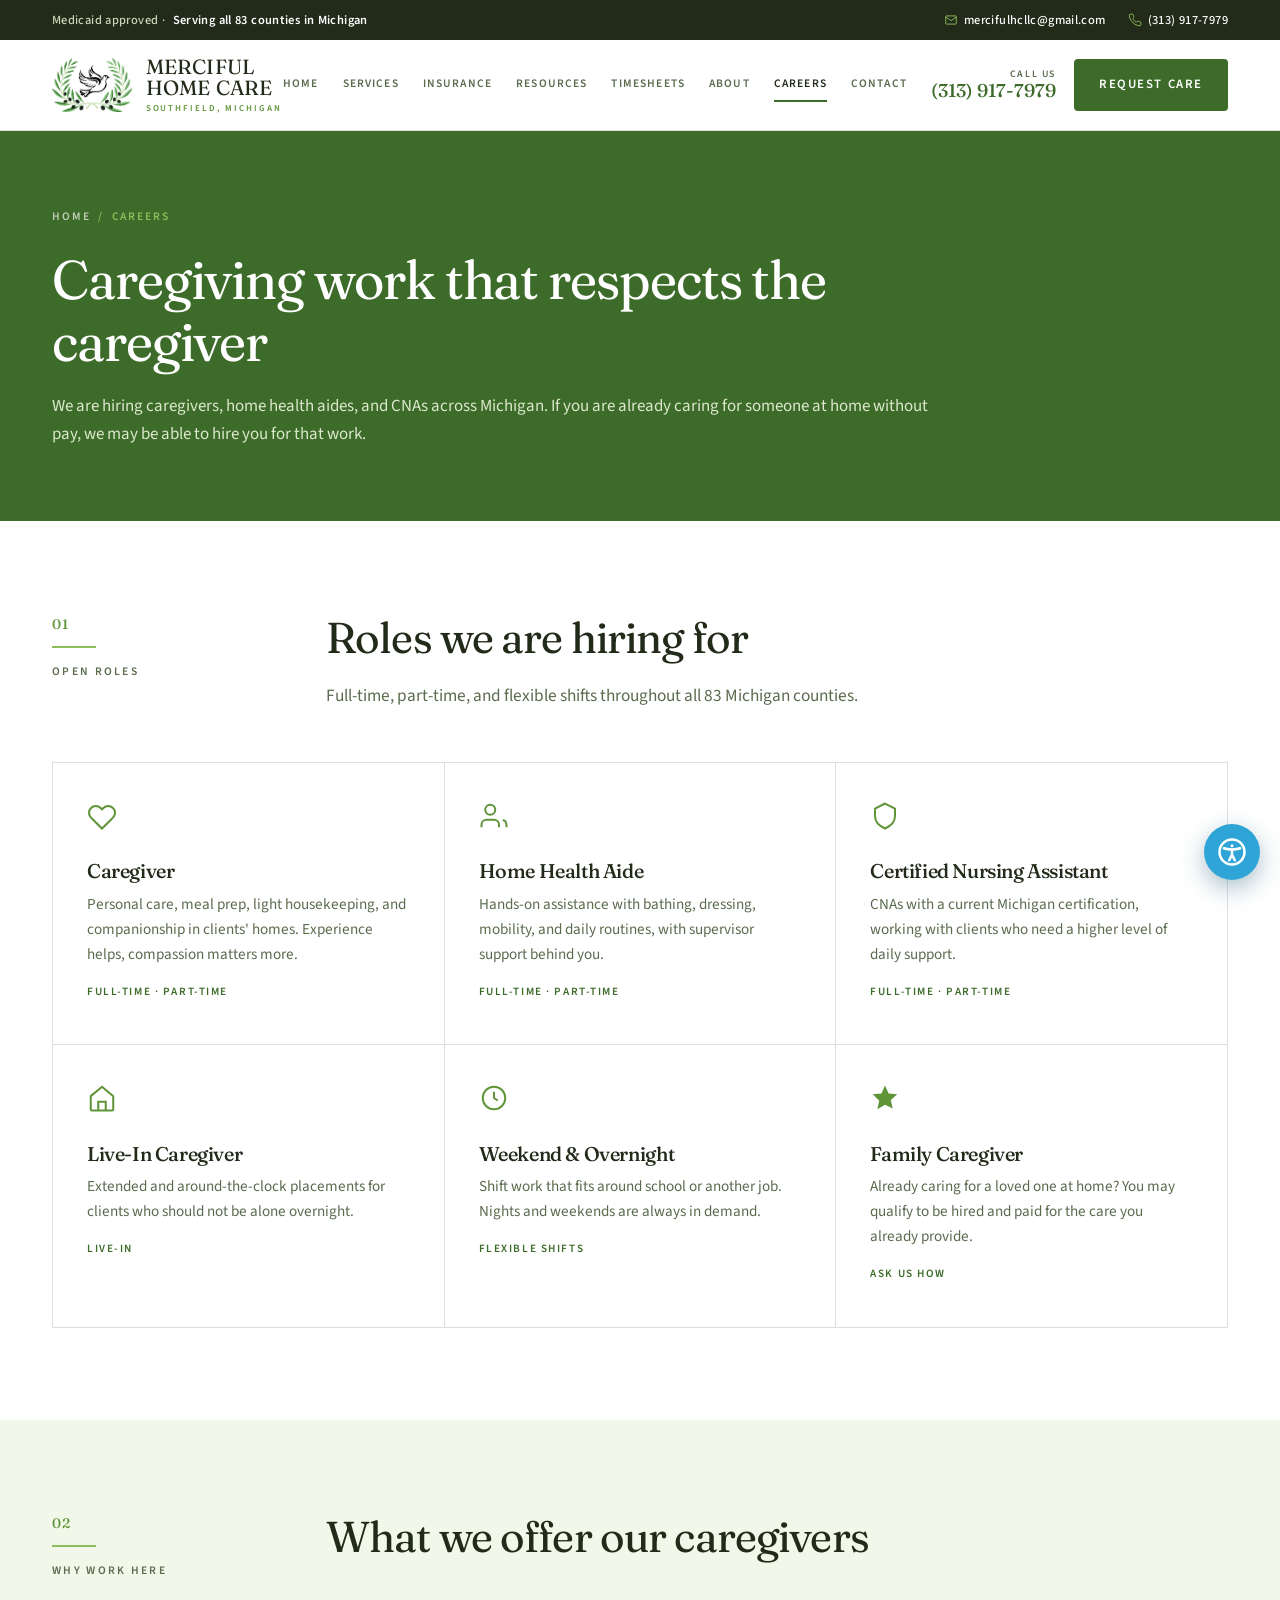
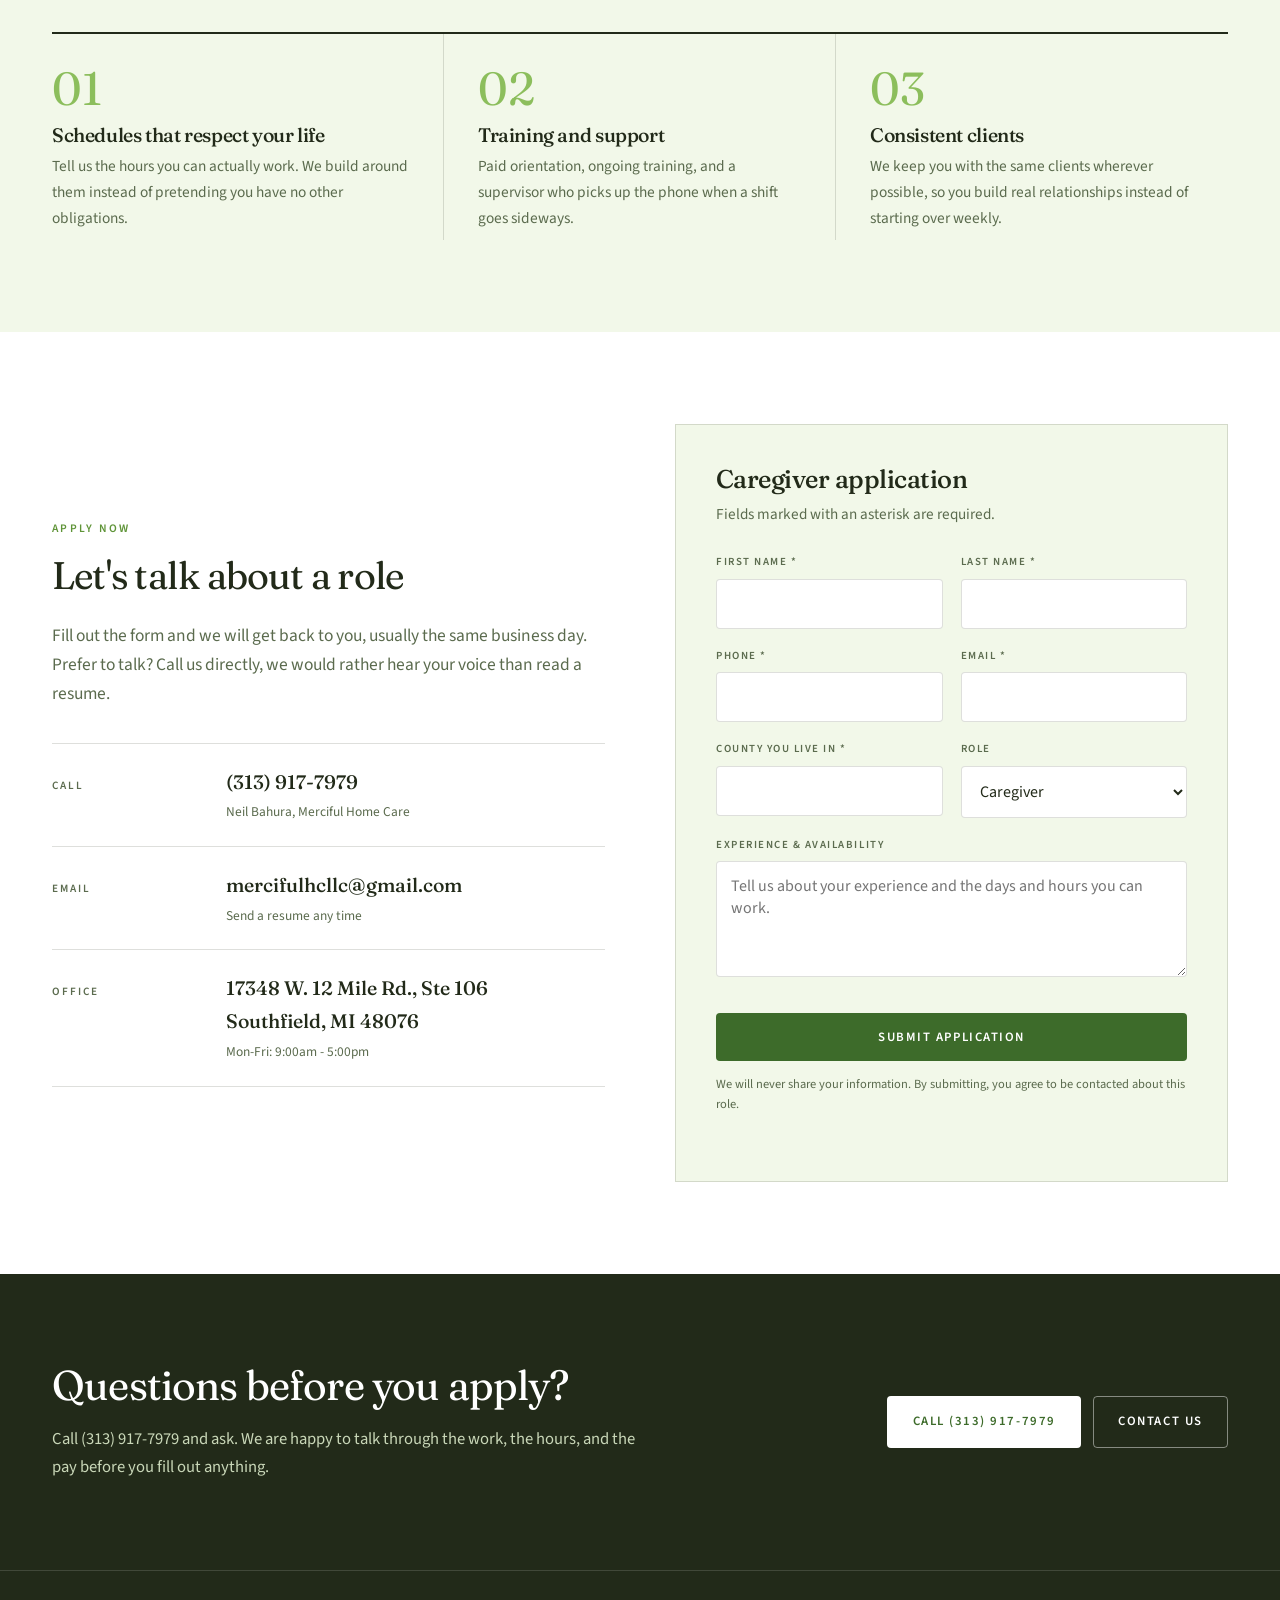
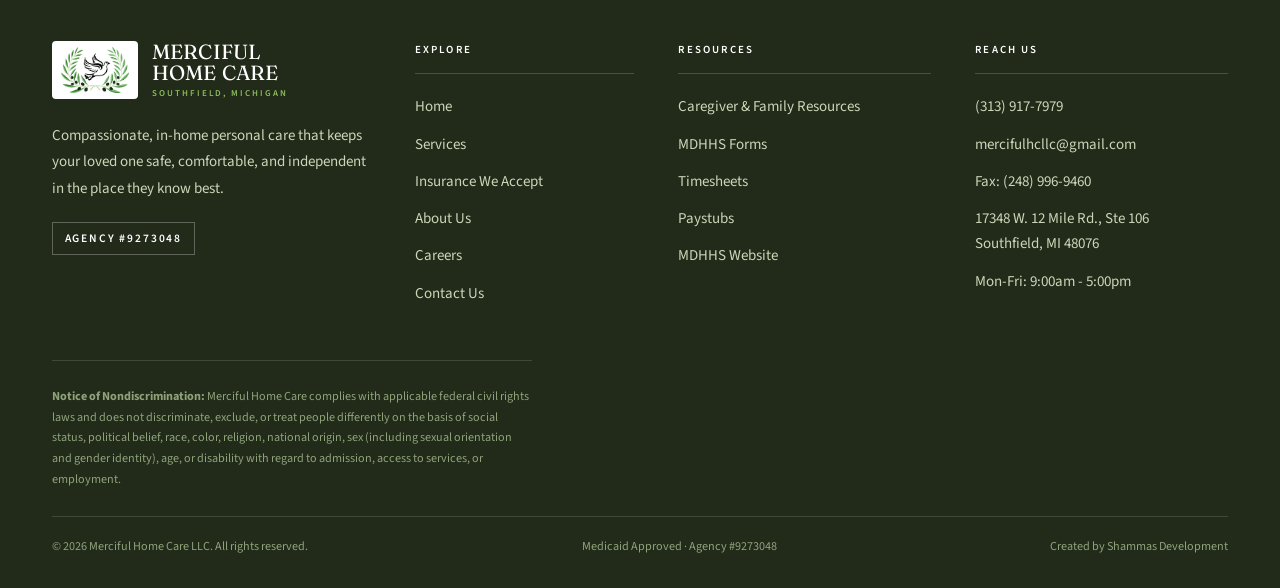
<file: careers.html>
<!DOCTYPE html>
<html lang="en">
<head>
<meta charset="UTF-8" />
<meta name="viewport" content="width=device-width, initial-scale=1" />
<title>Careers | Merciful Home Care</title>
<meta name="description" content="Caregiver, home health aide, and CNA jobs across Michigan. Flexible schedules, paid training, and real support. Family caregivers may qualify to be paid." />
<meta property="og:title" content="Careers | Merciful Home Care" />
<meta property="og:description" content="Caregiver, home health aide, and CNA jobs across Michigan. Flexible schedules, paid training, and real support. Family caregivers may qualify to be paid." />
<meta property="og:type" content="website" />
<meta property="og:image" content="assets/img/logo.png" />
<link rel="icon" href="favicon.ico" sizes="any">
<link rel="icon" type="image/png" href="assets/img/favicon-256.png">
<link rel="apple-touch-icon" href="assets/img/apple-touch-icon.png">
<link rel="preconnect" href="https://fonts.googleapis.com">
<link rel="preconnect" href="https://fonts.gstatic.com" crossorigin>
<link href="https://fonts.googleapis.com/css2?family=Fraunces:ital,opsz,wght@0,9..144,400;0,9..144,500;0,9..144,600;1,9..144,400&family=Source+Sans+3:ital,wght@0,400;0,500;0,600;0,700;1,400&display=swap" rel="stylesheet">
<link rel="stylesheet" href="assets/a11y.css">
<style>
:root{
  --green-deep:#3D6B2A;--green:#5F9438;--green-bright:#8CBE5C;
  --sand:#F2F8E9;--sand-deep:#E4EFD2;--paper:#FFFFFF;
  --ink:#222A19;--ink-soft:#5B6B4E;--line:rgba(34,42,25,.15);--line-soft:rgba(34,42,25,.08);
  --maxw:1240px;--r:4px;
  --display:"Fraunces",Georgia,"Times New Roman",serif;
  --body:"Source Sans 3",-apple-system,BlinkMacSystemFont,"Segoe UI",sans-serif;
}
*{box-sizing:border-box;margin:0;padding:0}
html{scroll-behavior:smooth}
body{font-family:var(--body);color:var(--ink);background:var(--paper);font-size:1.09rem;line-height:1.68;-webkit-font-smoothing:antialiased;overflow-x:hidden}
img{max-width:100%;display:block}
a{color:inherit;text-decoration:none}
h1,h2,h3{font-family:var(--display);font-weight:500;line-height:1.14;letter-spacing:-.02em;font-variation-settings:"SOFT" 20,"WONK" 0}
.wrap{max-width:var(--maxw);margin:0 auto;padding:0 32px}
.eyebrow{font-family:var(--body);font-weight:600;font-size:.72rem;letter-spacing:.2em;text-transform:uppercase;color:var(--green)}
.rule{height:1px;background:var(--line);border:0}
.btn{display:inline-flex;align-items:center;justify-content:center;gap:.6em;white-space:nowrap;font-family:var(--body);font-weight:600;font-size:.8rem;letter-spacing:.12em;text-transform:uppercase;padding:1.12em 1.9em;border-radius:var(--r);border:1px solid transparent;cursor:pointer;transition:background .25s,color .25s,border-color .25s}
.btn svg{width:1.2em;height:1.2em}
.btn-solid{background:var(--green-deep);color:#fff}
.btn-solid:hover{background:var(--ink)}
.btn-line{background:transparent;color:var(--ink);border-color:var(--line)}
.btn-line:hover{border-color:var(--ink);background:var(--ink);color:#fff}
.btn-white{background:#fff;color:var(--green-deep)}
.btn-white:hover{background:var(--green-bright);color:var(--ink)}
.btn-linew{background:transparent;color:#fff;border-color:rgba(255,255,255,.45)}
.btn-linew:hover{background:#fff;color:var(--green-deep);border-color:#fff}
:focus-visible{outline:2px solid var(--green-deep);outline-offset:3px}
.topbar{background:var(--ink);color:#C9D7B8;font-size:.78rem;letter-spacing:.03em}
.topbar .wrap{display:flex;align-items:center;justify-content:space-between;gap:18px;min-height:40px;flex-wrap:wrap}
.topbar a{display:inline-flex;align-items:center;gap:.5em;color:#fff;font-weight:500;white-space:nowrap}
.topbar a svg{width:14px;height:14px;flex:none;color:var(--green-bright)}
.topbar a:hover{color:var(--green-bright)}
.topbar .left{display:inline-flex;align-items:center;gap:.6em;white-space:nowrap;font-weight:500}
.topbar .left b{color:#fff;font-weight:600}
.topbar .right{display:flex;gap:22px;align-items:center;flex-wrap:wrap}
header.nav{position:sticky;top:0;z-index:50;background:#fff;border-bottom:1px solid var(--line)}
.nav .wrap{display:flex;align-items:center;justify-content:space-between;gap:24px;min-height:90px}
.brand{display:flex;align-items:center;gap:14px;color:var(--ink)}
.brand .logo{height:54px;width:auto;flex:none}
.brand .wm{font-family:var(--display);font-size:1.28rem;line-height:1.02;letter-spacing:.01em;text-transform:uppercase;white-space:nowrap}
.brand .wm small{display:block;font-family:var(--body);font-weight:600;font-size:.56rem;letter-spacing:.22em;color:var(--green);margin-top:5px}
nav.links{display:flex;align-items:center;gap:24px}
nav.links a{font-weight:600;font-size:.72rem;letter-spacing:.1em;text-transform:uppercase;color:var(--ink-soft);padding:6px 0;border-bottom:2px solid transparent;transition:color .2s,border-color .2s}
nav.links a:hover{color:var(--ink);border-color:var(--green-bright)}
.p-home nav.links a[href="/"],.p-services nav.links a[href="services"],.p-insurance nav.links a[href="insurance"],.p-resources nav.links a[href="resources"],.p-timesheets nav.links a[href="timesheets"],.p-about nav.links a[href="about"],.p-careers nav.links a[href="careers"],.p-contact nav.links a[href="contact"]{color:var(--ink);border-color:var(--green-deep)}
.nav-cta{display:flex;align-items:center;gap:18px}
.nav-tel{display:inline-flex;flex-direction:column;line-height:1.15;text-align:right}
.nav-tel small{font-size:.62rem;letter-spacing:.16em;text-transform:uppercase;color:var(--ink-soft);font-weight:600}
.nav-tel b{font-family:var(--display);font-size:1.16rem;font-weight:500;color:var(--green-deep);white-space:nowrap}
.nav-call{display:none;padding:.82em}
.nav-call svg{width:20px;height:20px}
.menu-btn{display:none;position:relative;background:none;border:1px solid var(--line);border-radius:var(--r);cursor:pointer;color:var(--ink);padding:10px}
.menu-btn svg{width:22px;height:22px;transition:opacity .2s}
.nav-overlay{position:fixed;inset:0;background:rgba(34,42,25,.55);opacity:0;visibility:hidden;pointer-events:none;transition:opacity .3s,visibility .3s;z-index:49}
.nav-overlay.open{opacity:1;visibility:visible;pointer-events:auto}
body.menu-open{overflow:hidden}
body.menu-open .menu-btn>svg{opacity:0}
body.menu-open .menu-btn{border-color:rgba(255,255,255,.4)}
body.menu-open .menu-btn::before,body.menu-open .menu-btn::after{content:"";position:absolute;left:50%;top:50%;width:20px;height:2px;background:#fff;border-radius:2px}
body.menu-open .menu-btn::before{transform:translate(-50%,-50%) rotate(45deg)}
body.menu-open .menu-btn::after{transform:translate(-50%,-50%) rotate(-45deg)}
.hero{display:grid;grid-template-columns:1.02fr .98fr;min-height:min(76vh,660px)}
.hero .panel{background:var(--green-deep);color:#fff;display:flex;flex-direction:column;justify-content:center;padding:76px 0 76px 0}
.hero .inner{width:100%;padding-left:max(32px,calc((100vw - var(--maxw))/2 + 32px));padding-right:60px}
.hero .eyebrow{color:var(--green-bright)}
.hero h1{font-size:clamp(2.5rem,4.4vw,3.75rem);color:#fff;margin:.42em 0 .5em;font-weight:400}
.hero h1 em{font-style:italic;color:var(--green-bright)}
.hero p{color:#DCE9CC;font-size:1.06rem;max-width:34em}
.hero p+p{margin-top:.9em}
.hero .row{display:flex;gap:12px;flex-wrap:wrap;margin-top:34px}
.hero .shot{position:relative;background:var(--sand)}
.hero .shot img{position:absolute;inset:0;width:100%;height:100%;object-fit:cover}
.factbar{border-bottom:1px solid var(--line);background:#fff}
.factbar .wrap{display:grid;grid-template-columns:repeat(4,1fr);padding:0 32px}
.fact{padding:26px 30px 26px 0;border-left:1px solid var(--line);padding-left:30px}
.fact:first-child{border-left:0;padding-left:0}
.fact b{display:block;font-family:var(--display);font-size:1.34rem;font-weight:500;color:var(--ink);line-height:1.2}
.fact span{display:block;font-size:.68rem;letter-spacing:.16em;text-transform:uppercase;color:var(--ink-soft);font-weight:600;margin-top:5px}
.pagehead{background:var(--green-deep);color:#fff;padding:76px 0 72px}
.pagehead .crumb{font-size:.72rem;letter-spacing:.16em;text-transform:uppercase;color:var(--green-bright);font-weight:600}
.pagehead .crumb a{color:rgba(255,255,255,.66)}
.pagehead .crumb a:hover{color:#fff}
.pagehead h1{font-size:clamp(2.2rem,4.6vw,3.4rem);color:#fff;margin:.42em 0 .34em;font-weight:400;max-width:16em}
.pagehead p{color:#DCE9CC;font-size:1.06rem;max-width:52em}
.band{padding:92px 0}
.band.alt{background:var(--sand)}
.band.tight{padding:64px 0}
.grid2{display:grid;grid-template-columns:210px 1fr;gap:64px;align-items:start}
.slab{position:sticky;top:120px}
.slab .num{font-family:var(--display);font-size:.86rem;font-weight:500;color:var(--green);letter-spacing:.1em;display:block;padding-bottom:10px;border-bottom:2px solid var(--green-bright);margin-bottom:14px;width:44px}
.slab p{font-size:.72rem;letter-spacing:.2em;text-transform:uppercase;font-weight:600;color:var(--ink-soft)}
.lead h2{font-size:clamp(1.9rem,3.5vw,2.7rem);color:var(--ink);max-width:17em;font-weight:400}
.lead>p{color:var(--ink-soft);font-size:1.08rem;max-width:44em;margin-top:1.1em}
.lead .btn{margin-top:34px}
.matrix{display:grid;grid-template-columns:repeat(3,1fr);border-top:1px solid var(--line);border-left:1px solid var(--line);margin-top:52px}
.mcell{border-right:1px solid var(--line);border-bottom:1px solid var(--line);padding:38px 34px 40px;transition:background .3s;display:block}
.mcell:hover{background:var(--sand)}
.band.alt .mcell:hover{background:#fff}
.mcell .ic{color:var(--green);display:block;margin-bottom:20px}
.mcell .ic svg{width:30px;height:30px}
.mcell h3{font-size:1.24rem;color:var(--ink);margin-bottom:9px;font-weight:500}
.mcell p{font-size:.95rem;color:var(--ink-soft);line-height:1.65}
.mcell .go{display:inline-flex;align-items:center;gap:.45em;margin-top:16px;font-size:.7rem;letter-spacing:.14em;text-transform:uppercase;font-weight:600;color:var(--green-deep)}
.mcell .go svg{width:14px;height:14px;transition:transform .25s}
.mcell:hover .go svg{transform:translateX(4px)}
.mcell.fill{background:var(--green-deep);color:#fff}
.mcell.fill:hover{background:var(--ink)}
.mcell.fill h3{color:#fff}
.mcell.fill p{color:#DCE9CC}
.mcell.fill .ic,.mcell.fill .go{color:var(--green-bright)}
.photoband{position:relative;min-height:520px;display:grid;place-items:center;background:var(--ink);overflow:hidden}
.photoband img{position:absolute;inset:0;width:100%;height:100%;object-fit:cover;opacity:.36}
.photoband .q{position:relative;max-width:880px;text-align:center;color:#fff;padding:80px 32px}
.photoband blockquote{font-family:var(--display);font-size:clamp(1.6rem,3.4vw,2.5rem);line-height:1.3;font-weight:400}
.photoband blockquote em{font-style:italic;color:var(--green-bright)}
.photoband .attr{margin-top:26px;font-size:.72rem;letter-spacing:.2em;text-transform:uppercase;color:rgba(255,255,255,.7);font-weight:600}
.slist{border-top:1px solid var(--line)}
.srow{display:grid;grid-template-columns:64px 1fr 1fr;gap:44px;padding:44px 0;border-bottom:1px solid var(--line);scroll-margin-top:130px;align-items:start}
.srow .n{font-family:var(--display);font-size:1.5rem;color:var(--green-bright);font-weight:500;line-height:1}
.srow h2{font-size:1.6rem;color:var(--ink);font-weight:500;margin-bottom:.5em}
.srow>div>p{color:var(--ink-soft);font-size:1rem}
.srow ul{list-style:none;display:grid;gap:11px;padding-top:6px}
.srow li{display:flex;gap:12px;align-items:flex-start;font-size:.96rem;color:var(--ink)}
.srow li svg{width:18px;height:18px;color:var(--green);flex:none;margin-top:5px}
.hire{background:var(--green-deep);color:#fff}
.hire .wrap{display:grid;grid-template-columns:1.3fr .7fr;gap:60px;align-items:start;padding-top:92px;padding-bottom:92px}
.hire .eyebrow{color:var(--green-bright)}
.hire h2{color:#fff;font-size:clamp(1.9rem,3.8vw,2.8rem);margin:.42em 0 .5em;font-weight:400;max-width:14em}
.hire p{color:#DCE9CC;font-size:1.06rem;max-width:38em}
.hire ul{list-style:none;display:grid;gap:0;margin-top:32px;border-top:1px solid rgba(255,255,255,.22)}
.hire li{display:flex;gap:14px;align-items:flex-start;padding:15px 0;border-bottom:1px solid rgba(255,255,255,.22);font-size:.98rem;color:#fff}
.hire li svg{width:19px;height:19px;color:var(--green-bright);flex:none;margin-top:4px}
.hire .box{border:1px solid rgba(255,255,255,.3);padding:34px}
.hire .box h3{color:#fff;font-size:1.36rem;font-weight:500;margin-bottom:12px}
.hire .box p{color:#DCE9CC;font-size:.96rem;margin-bottom:24px}
.hire .box .btn{width:100%}
.hire .box .btn+.btn{margin-top:10px}
.marq-sec{padding:70px 0;background:#fff;border-top:1px solid var(--line);border-bottom:1px solid var(--line)}
.marq-sec .head{display:flex;justify-content:space-between;align-items:flex-end;gap:32px;flex-wrap:wrap;margin-bottom:38px}
.marq-sec .head h2{font-size:clamp(1.5rem,2.8vw,2.1rem);color:var(--ink);font-weight:400;max-width:16em;margin-top:.35em}
.marq-sec .head p{color:var(--ink-soft);font-size:.95rem;max-width:26em}
.marquee{position:relative;overflow:hidden;-webkit-mask-image:linear-gradient(90deg,transparent,#000 7%,#000 93%,transparent);mask-image:linear-gradient(90deg,transparent,#000 7%,#000 93%,transparent)}
.marquee-track{display:flex;width:max-content;animation:slide 52s linear infinite}
.marquee:hover .marquee-track,.marquee:focus-within .marquee-track{animation-play-state:paused}
@keyframes slide{from{transform:translateX(0)}to{transform:translateX(-50%)}}
.ins{display:flex;align-items:center;justify-content:center;text-align:center;flex:none;width:218px;height:88px;padding:0 24px;border:1px solid var(--line);border-right:0;font-family:var(--display);font-size:1.02rem;font-weight:500;color:var(--ink);line-height:1.25;background:#fff}
.marquee-track .ins:last-child{border-right:1px solid var(--line)}
.ins img{max-height:46px;max-width:160px;width:auto;object-fit:contain}
.ins-matrix{display:grid;grid-template-columns:repeat(5,1fr);border-top:1px solid var(--line);border-left:1px solid var(--line)}
.ins-matrix .ins{width:auto;height:126px;border:0;border-right:1px solid var(--line);border-bottom:1px solid var(--line)}
.steps-row{display:grid;grid-template-columns:repeat(3,1fr);border-top:2px solid var(--ink);margin-top:52px}
.stepx{padding:32px 34px 8px;border-right:1px solid var(--line)}
.stepx:first-child{padding-left:0}
.stepx:last-child{border-right:0}
.stepx .n{font-family:var(--display);font-size:2.9rem;color:var(--green-bright);line-height:1;font-weight:400}
.stepx h3{font-size:1.22rem;color:var(--ink);margin:.5em 0 .4em;font-weight:500}
.stepx p{color:var(--ink-soft);font-size:.96rem}
.split{display:grid;grid-template-columns:1fr 1fr;gap:70px;align-items:center}
.split .art{position:relative;aspect-ratio:4/3.4;background:var(--sand);overflow:hidden}
.split .art img{position:absolute;inset:0;width:100%;height:100%;object-fit:cover}
.vlist{border-top:1px solid var(--line);margin-top:34px}
.vrow{display:flex;gap:20px;padding:22px 0;border-bottom:1px solid var(--line)}
.vrow .ic{color:var(--green);flex:none}
.vrow .ic svg{width:26px;height:26px}
.vrow h3{font-size:1.1rem;color:var(--ink);margin-bottom:4px;font-weight:500}
.vrow p{color:var(--ink-soft);font-size:.95rem}
.faq details{border-bottom:1px solid var(--line);padding:24px 0}
.faq details:first-of-type{border-top:1px solid var(--line)}
.faq summary{font-family:var(--display);font-size:1.22rem;font-weight:500;color:var(--ink);cursor:pointer;list-style:none;display:flex;justify-content:space-between;gap:24px;align-items:center}
.faq summary::-webkit-details-marker{display:none}
.faq summary::after{content:"+";font-family:var(--body);font-weight:400;color:var(--green);font-size:1.5rem;line-height:1;flex:none}
.faq details[open] summary::after{content:"\2212"}
.faq p{color:var(--ink-soft);font-size:1rem;margin-top:12px;max-width:64em}
.cinfo{border-top:1px solid var(--line)}
.crow{display:grid;grid-template-columns:150px 1fr;gap:24px;padding:22px 0;border-bottom:1px solid var(--line);align-items:baseline}
.crow dt{font-size:.7rem;letter-spacing:.18em;text-transform:uppercase;font-weight:600;color:var(--ink-soft)}
.crow dd{font-family:var(--display);font-size:1.22rem;font-weight:500;color:var(--ink);overflow-wrap:anywhere}
.crow dd a:hover{color:var(--green-deep)}
.crow dd small{display:block;font-family:var(--body);font-size:.84rem;font-weight:400;color:var(--ink-soft);margin-top:3px;letter-spacing:0}
.form{background:var(--sand);padding:40px;border:1px solid var(--line)}
.band.alt .form{background:#fff}
.form h3{font-family:var(--display);font-size:1.6rem;color:var(--ink);margin-bottom:8px;font-weight:500}
.form>p{color:var(--ink-soft);font-size:.95rem;margin-bottom:26px}
.field{margin-bottom:18px}
.field label{display:block;font-weight:600;font-size:.68rem;letter-spacing:.14em;text-transform:uppercase;color:var(--ink-soft);margin-bottom:7px}
.field input,.field select,.field textarea{width:100%;font-family:var(--body);font-size:1rem;color:var(--ink);padding:.82em .9em;border:1px solid var(--line);border-radius:var(--r);background:#fff;transition:border-color .2s}
.field input:focus,.field select:focus,.field textarea:focus{outline:none;border-color:var(--green-deep)}
.row2{display:grid;grid-template-columns:1fr 1fr;gap:18px}
.form .btn{width:100%;margin-top:8px}
.form .note{font-size:.78rem;color:var(--ink-soft);margin-top:14px;line-height:1.6}
.hp{position:absolute;left:-9999px;opacity:0}
.map{border:1px solid var(--line);aspect-ratio:16/10;background:var(--sand);margin-top:34px}
.map iframe{width:100%;height:100%;border:0;display:block}
.cta{background:var(--ink);color:#fff;padding:88px 0}
.cta .wrap{display:grid;grid-template-columns:1.2fr .8fr;gap:56px;align-items:center}
.cta h2{color:#fff;font-size:clamp(1.8rem,3.4vw,2.6rem);font-weight:400;max-width:14em}
.cta p{color:#C9D7B8;font-size:1.04rem;margin-top:1em;max-width:36em}
.cta .row{display:flex;gap:12px;flex-wrap:wrap;justify-content:flex-end}
footer.site{background:var(--ink);color:#C9D7B8;font-size:.94rem;border-top:1px solid rgba(255,255,255,.14)}
footer.site .top{display:grid;grid-template-columns:1.45fr 1fr 1.15fr 1.15fr;gap:44px;padding:70px 0 54px}
footer.site .brand{color:#fff}
footer.site .brand .wm small{color:var(--green-bright)}
footer.site p.about{margin-top:24px;max-width:34em;line-height:1.75}
footer.site .agency{margin-top:20px;display:inline-block;border:1px solid rgba(255,255,255,.28);padding:.5em 1em;font-size:.72rem;letter-spacing:.16em;text-transform:uppercase;color:#fff;font-weight:600}
footer.site h4{font-family:var(--body);font-weight:600;font-size:.68rem;letter-spacing:.2em;text-transform:uppercase;color:#fff;margin-bottom:20px;padding-bottom:14px;border-bottom:1px solid rgba(255,255,255,.18)}
footer.site ul{list-style:none;display:flex;flex-direction:column;gap:12px}
footer.site ul a{overflow-wrap:anywhere}
footer.site ul a:hover{color:var(--green-bright)}
footer.site .notice{font-size:.76rem;color:#8FA37B;line-height:1.7;padding:26px 0;border-top:1px solid rgba(255,255,255,.14);max-width:80ch}
footer.site .legal{display:flex;justify-content:space-between;gap:18px;flex-wrap:wrap;font-size:.76rem;color:#8FA37B;padding:20px 0 30px;border-top:1px solid rgba(255,255,255,.14)}
footer.site .legal a{color:#8FA37B}
footer.site .legal a:hover{color:var(--green-bright)}
.reveal{opacity:0;transform:translateY(18px);transition:opacity .7s ease,transform .7s ease}
.reveal.in{opacity:1;transform:none}
[data-delay="1"]{transition-delay:.09s}[data-delay="2"]{transition-delay:.18s}[data-delay="3"]{transition-delay:.27s}
@media(max-width:1120px){
 .hero .inner{padding-left:32px;padding-right:44px;max-width:none}
 nav.links{gap:22px}
 .brand .wm{font-size:1.12rem}
 .grid2{grid-template-columns:170px 1fr;gap:44px}
}
@media(max-width:1000px){
 .nav-tel{display:none}
 .ins-matrix{grid-template-columns:repeat(3,1fr)}
}
@media(max-width:900px){
 nav.links{position:fixed;top:0;right:0;width:min(330px,86vw);height:100vh;height:100dvh;background:var(--green-deep);flex-direction:column;align-items:flex-start;justify-content:flex-start;gap:0;padding:100px 32px;transform:translateX(105%);transition:transform .32s ease;z-index:60;overflow-y:auto}
 nav.links.open{transform:none}
 nav.links a{font-size:.9rem;padding:18px 0;width:100%;border-bottom:1px solid rgba(255,255,255,.2);border-top:0;color:#fff}
 nav.links a:hover{color:var(--green-bright);border-color:rgba(255,255,255,.2)}
 .p-home nav.links a[href="/"],.p-services nav.links a[href="services"],.p-insurance nav.links a[href="insurance"],.p-resources nav.links a[href="resources"],.p-timesheets nav.links a[href="timesheets"],.p-about nav.links a[href="about"],.p-careers nav.links a[href="careers"],.p-contact nav.links a[href="contact"]{color:var(--green-bright);border-color:rgba(255,255,255,.2)}
 .menu-btn{display:inline-flex;z-index:70}
 .nav-req{display:none}
 .nav-call{display:inline-flex}
 .nav-cta{gap:10px}
 .nav .wrap{min-height:76px;gap:12px}
 .hero{grid-template-columns:1fr}
 .hero .shot{min-height:340px}
 .hero .panel{padding:64px 0}
 .hero .inner{margin:0;padding:0 32px}
 .factbar .wrap{grid-template-columns:1fr 1fr}
 .fact{padding:20px 24px;border-left:1px solid var(--line);border-bottom:1px solid var(--line)}
 .fact:first-child,.fact:nth-child(3){border-left:0;padding-left:0}
 .fact:nth-child(3),.fact:nth-child(4){border-bottom:0}
 .grid2{grid-template-columns:1fr;gap:22px}
 .slab{position:static;display:flex;align-items:center;gap:16px}
 .slab .num{padding-bottom:0;border-bottom:0;margin-bottom:0;width:auto}
 .matrix,.split,.hire .wrap,.cta .wrap{grid-template-columns:1fr}
 .matrix{grid-template-columns:1fr 1fr}
 .split{gap:38px}
 .cta .row{justify-content:flex-start}
 .srow{grid-template-columns:44px 1fr;gap:24px}
 .srow ul{grid-column:2}
 .steps-row{grid-template-columns:1fr}
 .stepx{border-right:0;border-bottom:1px solid var(--line);padding:26px 0 22px}
 .stepx:last-child{border-bottom:0}
 footer.site .top{grid-template-columns:1fr 1fr;gap:40px}
}
@media(max-width:680px){
 body{font-size:1rem}
 .topbar .hide-sm{display:none}
 .topbar .left{white-space:normal}
 .topbar .wrap{gap:10px;padding-top:6px;padding-bottom:6px}
 .topbar .right{gap:14px}
 .wrap{padding:0 22px}
 .hero .inner{padding:0 22px}
 .factbar .wrap{padding:0 22px}
 .band{padding:68px 0}
 .matrix{grid-template-columns:1fr}
 .ins-matrix{grid-template-columns:1fr 1fr}
 .ins-matrix .ins{height:104px;font-size:.92rem;padding:0 14px}
 .mcell{padding:30px 26px 32px}
 .brand .logo{height:44px}
 .brand .wm{font-size:1rem}
 .form{padding:28px 22px}
 .row2{grid-template-columns:1fr}
 .crow{grid-template-columns:1fr;gap:6px;padding:18px 0}
 .srow{grid-template-columns:1fr;gap:16px}
 .srow .n{font-size:1.1rem}
 .srow ul{grid-column:1}
 footer.site .top{grid-template-columns:1fr}
 .hire .wrap{padding-top:64px;padding-bottom:64px}
}
@media(max-width:400px){.brand .wm small{display:none}}
@media(prefers-reduced-motion:reduce){
 *{animation:none!important;transition:none!important;scroll-behavior:auto!important}
 .reveal{opacity:1;transform:none}
}
.gt-wrap{display:inline-flex;align-items:center}
#google_translate_element .goog-te-gadget{font-size:0}
#google_translate_element .goog-te-combo{margin:0;padding:2px 6px;border-radius:var(--r);border:1px solid rgba(255,255,255,.35);background:transparent;color:#fff;font-family:var(--body);font-size:.74rem;font-weight:500;cursor:pointer;line-height:1.4}
#google_translate_element .goog-te-combo option{color:#222A19}
.goog-te-banner-frame,.goog-logo-link,.goog-te-gadget span{display:none!important}
.goog-te-gadget{color:transparent!important}
body{top:0!important}
@media(max-width:1180px) and (min-width:901px){
 nav.links{position:fixed;top:0;right:0;width:min(330px,86vw);height:100vh;height:100dvh;background:var(--green-deep);flex-direction:column;align-items:flex-start;justify-content:flex-start;gap:0;padding:100px 32px;transform:translateX(105%);transition:transform .32s ease;z-index:60;overflow-y:auto}
 nav.links.open{transform:none}
 nav.links a{font-size:.9rem;padding:18px 0;width:100%;border-bottom:1px solid rgba(255,255,255,.2);border-top:0;color:#fff}
 nav.links a:hover{color:var(--green-bright);border-color:rgba(255,255,255,.2)}
 .p-home nav.links a[href="/"],.p-services nav.links a[href="services"],.p-insurance nav.links a[href="insurance"],.p-resources nav.links a[href="resources"],.p-timesheets nav.links a[href="timesheets"],.p-about nav.links a[href="about"],.p-careers nav.links a[href="careers"],.p-contact nav.links a[href="contact"]{color:var(--green-bright);border-color:rgba(255,255,255,.2)}
 .menu-btn{display:inline-flex;z-index:70}
 .nav-req{display:none}
 .nav-call{display:inline-flex}
 .nav-tel{display:none}
}
</style>
</head>
<body class="p-careers">
<div class="topbar">
  <div class="wrap">
    <span class="left">Medicaid approved &middot; <b>Serving all 83 counties in Michigan</b></span>
    <span class="right">
      <span class="gt-wrap"><span id="google_translate_element"></span></span>
      <a class="hide-sm" href="mailto:mercifulhcllc@gmail.com"><svg viewBox="0 0 24 24" fill="none" stroke="currentColor" stroke-width="1.6"><rect x="3" y="5" width="18" height="14" rx="1"/><path d="m3 7 9 6 9-6"/></svg>mercifulhcllc@gmail.com</a>
      <a href="tel:+13139177979"><svg viewBox="0 0 24 24" fill="none" stroke="currentColor" stroke-width="1.6"><path d="M22 16.92v3a2 2 0 0 1-2.18 2 19.79 19.79 0 0 1-8.63-3.07 19.5 19.5 0 0 1-6-6 19.79 19.79 0 0 1-3.07-8.67A2 2 0 0 1 4.11 2h3a2 2 0 0 1 2 1.72c.13.96.36 1.9.7 2.81a2 2 0 0 1-.45 2.11L8.09 9.91a16 16 0 0 0 6 6l1.27-1.27a2 2 0 0 1 2.11-.45c.91.34 1.85.57 2.81.7A2 2 0 0 1 22 16.92z"/></svg>(313) 917-7979</a>
    </span>
  </div>
</div>
<header class="nav" id="nav">
  <div class="wrap">
    <a class="brand" href="/"><img src="assets/img/logo.png" alt="" class="logo" aria-hidden="true"/><span class="wm">Merciful<br>Home Care<small>Southfield, Michigan</small></span></a>
    <nav class="links" id="links">
      <a href="/">Home</a><a href="services">Services</a><a href="insurance">Insurance</a><a href="resources">Resources</a><a href="timesheets">Timesheets</a><a href="about">About</a><a href="careers">Careers</a><a href="contact">Contact</a>
    </nav>
    <div class="nav-cta">
      <a class="nav-tel" href="tel:+13139177979"><small>Call us</small><b>(313) 917-7979</b></a>
      <a class="btn btn-solid nav-req" href="contact">Request care</a>
      <a class="btn btn-solid nav-call" href="tel:+13139177979" aria-label="Call (313) 917-7979"><svg viewBox="0 0 24 24" fill="none" stroke="currentColor" stroke-width="1.6"><path d="M22 16.92v3a2 2 0 0 1-2.18 2 19.79 19.79 0 0 1-8.63-3.07 19.5 19.5 0 0 1-6-6 19.79 19.79 0 0 1-3.07-8.67A2 2 0 0 1 4.11 2h3a2 2 0 0 1 2 1.72c.13.96.36 1.9.7 2.81a2 2 0 0 1-.45 2.11L8.09 9.91a16 16 0 0 0 6 6l1.27-1.27a2 2 0 0 1 2.11-.45c.91.34 1.85.57 2.81.7A2 2 0 0 1 22 16.92z"/></svg></a>
      <button class="menu-btn" id="menuBtn" aria-label="Open menu" aria-expanded="false"><svg viewBox="0 0 24 24" fill="none" stroke="currentColor" stroke-width="1.8"><line x1="3" y1="7" x2="21" y2="7"/><line x1="3" y1="12" x2="21" y2="12"/><line x1="3" y1="17" x2="21" y2="17"/></svg></button>
    </div>
  </div>
</header>
<div class="nav-overlay" id="navOverlay" aria-hidden="true"></div>
<main>
<section class="pagehead">
  <div class="wrap">
    <p class="crumb"><a href="/">Home</a> &nbsp;/&nbsp; Careers</p>
    <h1>Caregiving work that respects the caregiver</h1>
    <p>We are hiring caregivers, home health aides, and CNAs across Michigan. If you are already caring for someone at home without pay, we may be able to hire you for that work.</p>
  </div>
</section>
<section class="band">
  <div class="wrap grid2">
    <div class="slab"><span class="num">01</span><p>Open roles</p></div>
    <div class="lead reveal">
      <h2>Roles we are hiring for</h2>
      <p>Full-time, part-time, and flexible shifts throughout all 83 Michigan counties.</p>
    </div>
  </div>
  <div class="wrap"><div class="matrix reveal"><div class="mcell"><span class="ic"><svg viewBox="0 0 24 24" fill="none" stroke="currentColor" stroke-width="1.6"><path d="M20.8 5.6a5.4 5.4 0 0 0-7.7 0L12 6.7l-1.1-1.1a5.4 5.4 0 0 0-7.7 7.7l1.1 1.1L12 22l7.7-7.6 1.1-1.1a5.4 5.4 0 0 0 0-7.7z"/></svg></span><h3>Caregiver</h3><p>Personal care, meal prep, light housekeeping, and companionship in clients' homes. Experience helps, compassion matters more.</p><span class="go">Full-time &middot; Part-time</span></div><div class="mcell"><span class="ic"><svg viewBox="0 0 24 24" fill="none" stroke="currentColor" stroke-width="1.6"><path d="M16 21v-2a4 4 0 0 0-4-4H6a4 4 0 0 0-4 4v2"/><circle cx="9" cy="7" r="4"/><path d="M22 21v-2a4 4 0 0 0-3-3.87"/></svg></span><h3>Home Health Aide</h3><p>Hands-on assistance with bathing, dressing, mobility, and daily routines, with supervisor support behind you.</p><span class="go">Full-time &middot; Part-time</span></div><div class="mcell"><span class="ic"><svg viewBox="0 0 24 24" fill="none" stroke="currentColor" stroke-width="1.6"><path d="M12 2 4 6v6c0 5 3.5 8 8 10 4.5-2 8-5 8-10V6z"/></svg></span><h3>Certified Nursing Assistant</h3><p>CNAs with a current Michigan certification, working with clients who need a higher level of daily support.</p><span class="go">Full-time &middot; Part-time</span></div><div class="mcell"><span class="ic"><svg viewBox="0 0 24 24" fill="none" stroke="currentColor" stroke-width="1.6"><path d="M3 10.5 12 3l9 7.5V21a1 1 0 0 1-1 1H4a1 1 0 0 1-1-1z"/><path d="M9 22v-7h6v7"/></svg></span><h3>Live-In Caregiver</h3><p>Extended and around-the-clock placements for clients who should not be alone overnight.</p><span class="go">Live-in</span></div><div class="mcell"><span class="ic"><svg viewBox="0 0 24 24" fill="none" stroke="currentColor" stroke-width="1.6"><circle cx="12" cy="12" r="9"/><path d="M12 7v5l3 2"/></svg></span><h3>Weekend &amp; Overnight</h3><p>Shift work that fits around school or another job. Nights and weekends are always in demand.</p><span class="go">Flexible shifts</span></div><div class="mcell"><span class="ic"><svg viewBox="0 0 24 24" fill="currentColor"><path d="M12 2l2.9 6.3 6.9.6-5.2 4.6 1.6 6.8L12 17.3 5.8 20.9l1.6-6.8L2.2 8.9l6.9-.6z"/></svg></span><h3>Family Caregiver</h3><p>Already caring for a loved one at home? You may qualify to be hired and paid for the care you already provide.</p><span class="go">Ask us how</span></div></div></div>
</section>

<section class="band alt">
  <div class="wrap grid2">
    <div class="slab"><span class="num">02</span><p>Why work here</p></div>
    <div class="lead reveal">
      <h2>What we offer our caregivers</h2>
    </div>
  </div>
  <div class="wrap">
    <div class="steps-row reveal">
      <div class="stepx"><span class="n">01</span><h3>Schedules that respect your life</h3><p>Tell us the hours you can actually work. We build around them instead of pretending you have no other obligations.</p></div>
      <div class="stepx"><span class="n">02</span><h3>Training and support</h3><p>Paid orientation, ongoing training, and a supervisor who picks up the phone when a shift goes sideways.</p></div>
      <div class="stepx"><span class="n">03</span><h3>Consistent clients</h3><p>We keep you with the same clients wherever possible, so you build real relationships instead of starting over weekly.</p></div>
    </div>
  </div>
</section>

<section class="band">
  <div class="wrap split">
    <div class="reveal">
      <p class="eyebrow">Apply now</p>
      <h2 style="font-size:clamp(1.8rem,3.2vw,2.4rem);font-weight:400;margin:.4em 0 .6em">Let's talk about a role</h2>
      <p style="color:var(--ink-soft)">Fill out the form and we will get back to you, usually the same business day. Prefer to talk? Call us directly, we would rather hear your voice than read a resume.</p>
      <dl class="cinfo" style="margin-top:34px">
        <div class="crow"><dt>Call</dt><dd><a href="tel:+13139177979">(313) 917-7979</a><small>Neil Bahura, Merciful Home Care</small></dd></div>
        <div class="crow"><dt>Email</dt><dd><a href="mailto:mercifulhcllc@gmail.com">mercifulhcllc@gmail.com</a><small>Send a resume any time</small></dd></div>
        <div class="crow"><dt>Office</dt><dd><a href="https://maps.google.com/maps?q=17348+W.+12+Mile+Rd.+Southfield+MI+48076" target="_blank" rel="noopener">17348 W. 12 Mile Rd., Ste 106<br>Southfield, MI 48076</a><small>Mon-Fri: 9:00am - 5:00pm</small></dd></div>
      </dl>
    </div>
    <form class="form reveal" data-delay="1" action="https://api.web3forms.com/submit" method="POST">
      <input type="hidden" name="access_key" value="YOUR_WEB3FORMS_ACCESS_KEY">
      <input type="hidden" name="subject" value="New caregiver application from mercifulhomecare.com">
      <input type="hidden" name="from_name" value="Merciful Home Care Website">
      <input type="checkbox" name="botcheck" class="hp" tabindex="-1" autocomplete="off">
      <h3>Caregiver application</h3>
      <p>Fields marked with an asterisk are required.</p>
      <div class="row2">
        <div class="field"><label for="fn">First name *</label><input id="fn" name="First name" type="text" required></div>
        <div class="field"><label for="ln">Last name *</label><input id="ln" name="Last name" type="text" required></div>
      </div>
      <div class="row2">
        <div class="field"><label for="ph">Phone *</label><input id="ph" name="Phone" type="tel" required></div>
        <div class="field"><label for="em">Email *</label><input id="em" name="Email" type="email" required></div>
      </div>
      <div class="row2">
        <div class="field"><label for="ct">County you live in *</label><input id="ct" name="County" type="text" required></div>
        <div class="field"><label for="rl">Role</label><select id="rl" name="Role"><option>Caregiver</option><option>Home Health Aide</option><option>Certified Nursing Assistant</option><option>Live-In Caregiver</option><option>Weekend or Overnight</option><option>Family caregiver (already caring for someone)</option></select></div>
      </div>
      <div class="field"><label for="ex">Experience &amp; availability</label><textarea id="ex" name="Experience and availability" rows="4" placeholder="Tell us about your experience and the days and hours you can work."></textarea></div>
      <button class="btn btn-solid" type="submit">Submit application</button>
      <p class="note">We will never share your information. By submitting, you agree to be contacted about this role.</p>
    </form>
  </div>
</section>

<section class="cta">
  <div class="wrap reveal">
    <div><h2>Questions before you apply?</h2><p>Call (313) 917-7979 and ask. We are happy to talk through the work, the hours, and the pay before you fill out anything.</p></div>
    <div class="row"><a class="btn btn-white" href="tel:+13139177979">Call (313) 917-7979</a><a class="btn btn-linew" href="contact">Contact us</a></div>
  </div>
</section>
</main>
<footer class="site">
  <div class="wrap">
    <div class="top">
      <div>
        <a class="brand" href="/"><img src="assets/img/logo.png" alt="" class="logo" style="height:58px;background:#fff;padding:6px 9px;border-radius:4px" aria-hidden="true"/><span class="wm">Merciful<br>Home Care<small>Southfield, Michigan</small></span></a>
        <p class="about">Compassionate, in-home personal care that keeps your loved one safe, comfortable, and independent in the place they know best.</p>
        <span class="agency">Agency #9273048</span>
      </div>
      <div><h4>Explore</h4><ul><li><a href="/">Home</a></li><li><a href="services">Services</a></li><li><a href="insurance">Insurance We Accept</a></li><li><a href="about">About Us</a></li><li><a href="careers">Careers</a></li><li><a href="contact">Contact Us</a></li></ul></div><div><h4>Resources</h4><ul><li><a href="resources">Caregiver &amp; Family Resources</a></li><li><a href="resources#forms">MDHHS Forms</a></li><li><a href="timesheets">Timesheets</a></li><li><a href="timesheets#paystubs">Paystubs</a></li><li><a href="https://www.michigan.gov/mdhhs" target="_blank" rel="noopener">MDHHS Website</a></li></ul></div>
      <div><h4>Reach Us</h4><ul><li><a href="tel:+13139177979">(313) 917-7979</a></li><li><a href="mailto:mercifulhcllc@gmail.com">mercifulhcllc@gmail.com</a></li><li>Fax: (248) 996-9460</li><li><a href="https://maps.google.com/maps?q=17348+W.+12+Mile+Rd.+Southfield+MI+48076" target="_blank" rel="noopener">17348 W. 12 Mile Rd., Ste 106<br>Southfield, MI 48076</a></li><li>Mon-Fri: 9:00am - 5:00pm</li></ul></div>
    </div>
    <p class="notice"><strong>Notice of Nondiscrimination:</strong> Merciful Home Care complies with applicable federal civil rights laws and does not discriminate, exclude, or treat people differently on the basis of social status, political belief, race, color, religion, national origin, sex (including sexual orientation and gender identity), age, or disability with regard to admission, access to services, or employment.</p>
    <div class="legal"><span>&copy; 2026 Merciful Home Care LLC. All rights reserved.</span><span>Medicaid Approved &middot; Agency #9273048</span><span>Created by <a href="https://shammasdevelopment.io/" target="_blank" rel="noopener">Shammas Development</a></span></div>
  </div>
</footer>
<script>
  const menuBtn=document.getElementById('menuBtn'),links=document.getElementById('links'),overlay=document.getElementById('navOverlay');
  const setMenu=(open)=>{links.classList.toggle('open',open);overlay.classList.toggle('open',open);document.body.classList.toggle('menu-open',open);menuBtn.setAttribute('aria-expanded',open);};
  menuBtn.addEventListener('click',()=>setMenu(!links.classList.contains('open')));
  overlay.addEventListener('click',()=>setMenu(false));
  links.querySelectorAll('a').forEach(a=>a.addEventListener('click',()=>setMenu(false)));
  document.addEventListener('keydown',e=>{if(e.key==='Escape')setMenu(false);});
  window.addEventListener('resize',()=>{if(window.innerWidth>900)setMenu(false);});
  const io=new IntersectionObserver((es)=>{es.forEach(e=>{if(e.isIntersecting){e.target.classList.add('in');io.unobserve(e.target);}});},{threshold:.1,rootMargin:'0px 0px -40px 0px'});
  document.querySelectorAll('.reveal').forEach(el=>io.observe(el));
  /* Insurance logos: drop a PNG named <slug>.png into assets/img/insurance/ and it
     replaces the text wordmark automatically. No HTML edit, no broken images. */
  document.querySelectorAll('[data-logo]').forEach(el=>{
    const exts=['png','svg','jpg'];
    const tryExt=(i)=>{
      if(i>=exts.length)return;
      const im=new Image();
      im.alt=el.dataset.name||'';
      im.loading='lazy';
      im.onload=()=>{el.textContent='';el.appendChild(im);};
      im.onerror=()=>tryExt(i+1);
      im.src='assets/img/insurance/'+el.dataset.logo+'.'+exts[i];
    };
    tryExt(0);
  });
</script>

<script type="text/javascript">
function googleTranslateElementInit(){new google.translate.TranslateElement({pageLanguage:'en',autoDisplay:false},'google_translate_element');}
</script>
<script type="text/javascript" src="https://translate.google.com/translate_a/element.js?cb=googleTranslateElementInit"></script>
<script src="assets/a11y.js" defer></script>
</body>
</html>
</file>
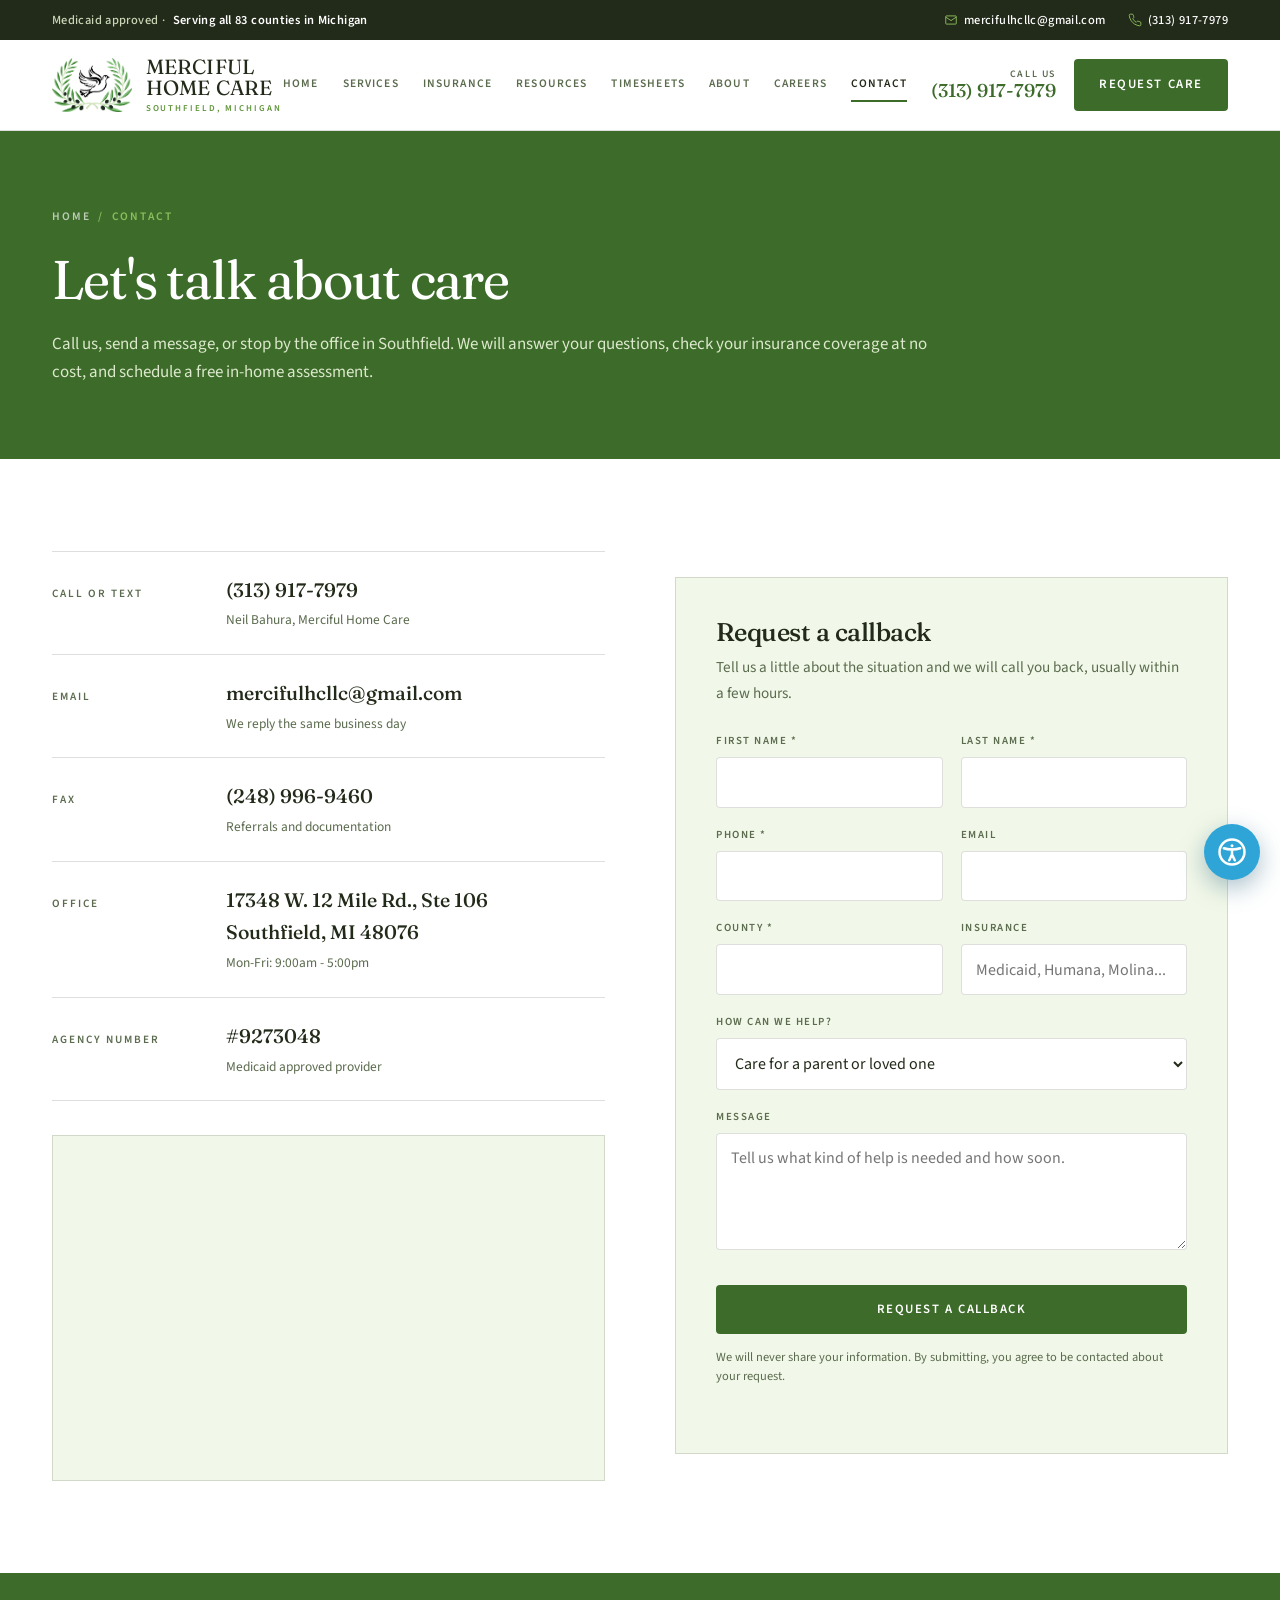
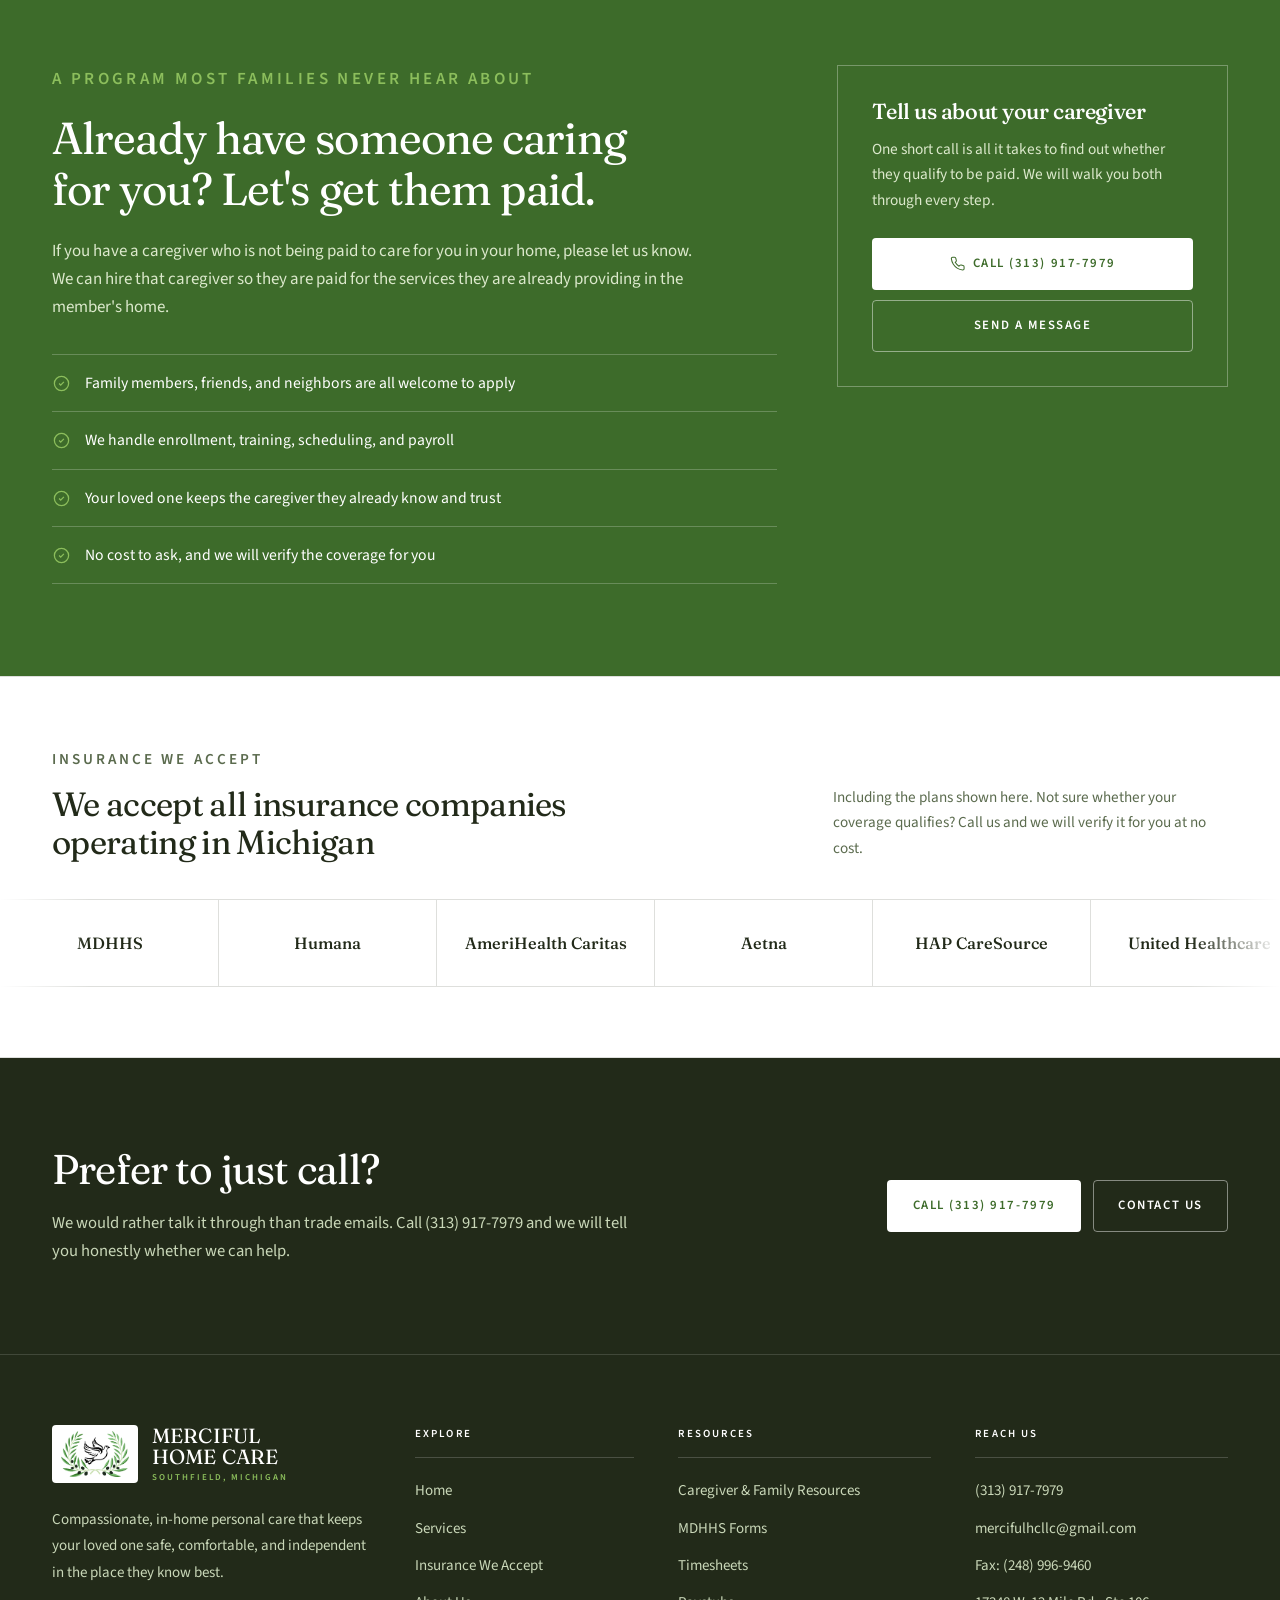
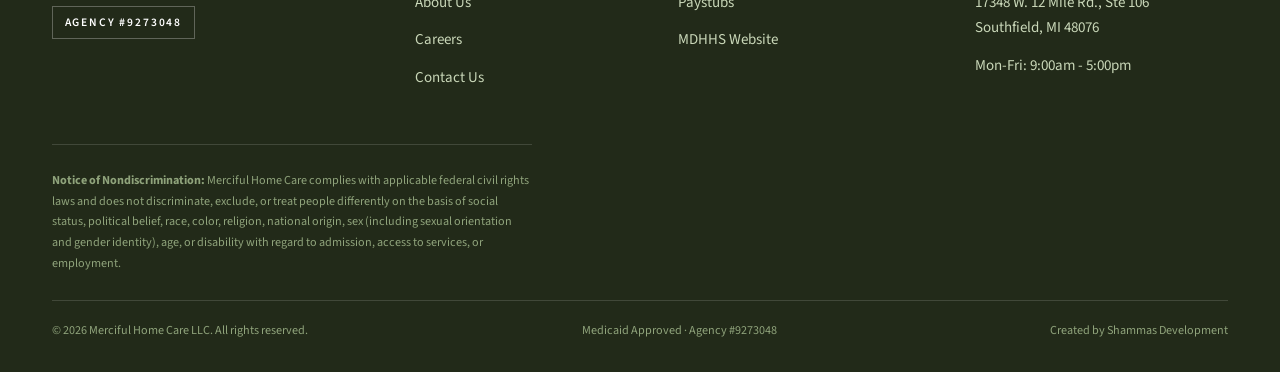
<file: contact.html>
<!DOCTYPE html>
<html lang="en">
<head>
<meta charset="UTF-8" />
<meta name="viewport" content="width=device-width, initial-scale=1" />
<title>Contact Us | Merciful Home Care</title>
<meta name="description" content="Call Merciful Home Care at (313) 917-7979 or visit our Southfield office. Free in-home assessment and no-cost insurance verification across all 83 Michigan counties." />
<meta property="og:title" content="Contact Us | Merciful Home Care" />
<meta property="og:description" content="Call Merciful Home Care at (313) 917-7979 or visit our Southfield office. Free in-home assessment and no-cost insurance verification across all 83 Michigan counties." />
<meta property="og:type" content="website" />
<meta property="og:image" content="assets/img/logo.png" />
<link rel="icon" href="favicon.ico" sizes="any">
<link rel="icon" type="image/png" href="assets/img/favicon-256.png">
<link rel="apple-touch-icon" href="assets/img/apple-touch-icon.png">
<link rel="preconnect" href="https://fonts.googleapis.com">
<link rel="preconnect" href="https://fonts.gstatic.com" crossorigin>
<link href="https://fonts.googleapis.com/css2?family=Fraunces:ital,opsz,wght@0,9..144,400;0,9..144,500;0,9..144,600;1,9..144,400&family=Source+Sans+3:ital,wght@0,400;0,500;0,600;0,700;1,400&display=swap" rel="stylesheet">
<link rel="stylesheet" href="assets/a11y.css">
<style>
:root{
  --green-deep:#3D6B2A;--green:#5F9438;--green-bright:#8CBE5C;
  --sand:#F2F8E9;--sand-deep:#E4EFD2;--paper:#FFFFFF;
  --ink:#222A19;--ink-soft:#5B6B4E;--line:rgba(34,42,25,.15);--line-soft:rgba(34,42,25,.08);
  --maxw:1240px;--r:4px;
  --display:"Fraunces",Georgia,"Times New Roman",serif;
  --body:"Source Sans 3",-apple-system,BlinkMacSystemFont,"Segoe UI",sans-serif;
}
*{box-sizing:border-box;margin:0;padding:0}
html{scroll-behavior:smooth}
body{font-family:var(--body);color:var(--ink);background:var(--paper);font-size:1.09rem;line-height:1.68;-webkit-font-smoothing:antialiased;overflow-x:hidden}
img{max-width:100%;display:block}
a{color:inherit;text-decoration:none}
h1,h2,h3{font-family:var(--display);font-weight:500;line-height:1.14;letter-spacing:-.02em;font-variation-settings:"SOFT" 20,"WONK" 0}
.wrap{max-width:var(--maxw);margin:0 auto;padding:0 32px}
.eyebrow{font-family:var(--body);font-weight:600;font-size:.72rem;letter-spacing:.2em;text-transform:uppercase;color:var(--green)}
.rule{height:1px;background:var(--line);border:0}
.btn{display:inline-flex;align-items:center;justify-content:center;gap:.6em;white-space:nowrap;font-family:var(--body);font-weight:600;font-size:.8rem;letter-spacing:.12em;text-transform:uppercase;padding:1.12em 1.9em;border-radius:var(--r);border:1px solid transparent;cursor:pointer;transition:background .25s,color .25s,border-color .25s}
.btn svg{width:1.2em;height:1.2em}
.btn-solid{background:var(--green-deep);color:#fff}
.btn-solid:hover{background:var(--ink)}
.btn-line{background:transparent;color:var(--ink);border-color:var(--line)}
.btn-line:hover{border-color:var(--ink);background:var(--ink);color:#fff}
.btn-white{background:#fff;color:var(--green-deep)}
.btn-white:hover{background:var(--green-bright);color:var(--ink)}
.btn-linew{background:transparent;color:#fff;border-color:rgba(255,255,255,.45)}
.btn-linew:hover{background:#fff;color:var(--green-deep);border-color:#fff}
:focus-visible{outline:2px solid var(--green-deep);outline-offset:3px}
.topbar{background:var(--ink);color:#C9D7B8;font-size:.78rem;letter-spacing:.03em}
.topbar .wrap{display:flex;align-items:center;justify-content:space-between;gap:18px;min-height:40px;flex-wrap:wrap}
.topbar a{display:inline-flex;align-items:center;gap:.5em;color:#fff;font-weight:500;white-space:nowrap}
.topbar a svg{width:14px;height:14px;flex:none;color:var(--green-bright)}
.topbar a:hover{color:var(--green-bright)}
.topbar .left{display:inline-flex;align-items:center;gap:.6em;white-space:nowrap;font-weight:500}
.topbar .left b{color:#fff;font-weight:600}
.topbar .right{display:flex;gap:22px;align-items:center;flex-wrap:wrap}
header.nav{position:sticky;top:0;z-index:50;background:#fff;border-bottom:1px solid var(--line)}
.nav .wrap{display:flex;align-items:center;justify-content:space-between;gap:24px;min-height:90px}
.brand{display:flex;align-items:center;gap:14px;color:var(--ink)}
.brand .logo{height:54px;width:auto;flex:none}
.brand .wm{font-family:var(--display);font-size:1.28rem;line-height:1.02;letter-spacing:.01em;text-transform:uppercase;white-space:nowrap}
.brand .wm small{display:block;font-family:var(--body);font-weight:600;font-size:.56rem;letter-spacing:.22em;color:var(--green);margin-top:5px}
nav.links{display:flex;align-items:center;gap:24px}
nav.links a{font-weight:600;font-size:.72rem;letter-spacing:.1em;text-transform:uppercase;color:var(--ink-soft);padding:6px 0;border-bottom:2px solid transparent;transition:color .2s,border-color .2s}
nav.links a:hover{color:var(--ink);border-color:var(--green-bright)}
.p-home nav.links a[href="/"],.p-services nav.links a[href="services"],.p-insurance nav.links a[href="insurance"],.p-resources nav.links a[href="resources"],.p-timesheets nav.links a[href="timesheets"],.p-about nav.links a[href="about"],.p-careers nav.links a[href="careers"],.p-contact nav.links a[href="contact"]{color:var(--ink);border-color:var(--green-deep)}
.nav-cta{display:flex;align-items:center;gap:18px}
.nav-tel{display:inline-flex;flex-direction:column;line-height:1.15;text-align:right}
.nav-tel small{font-size:.62rem;letter-spacing:.16em;text-transform:uppercase;color:var(--ink-soft);font-weight:600}
.nav-tel b{font-family:var(--display);font-size:1.16rem;font-weight:500;color:var(--green-deep);white-space:nowrap}
.nav-call{display:none;padding:.82em}
.nav-call svg{width:20px;height:20px}
.menu-btn{display:none;position:relative;background:none;border:1px solid var(--line);border-radius:var(--r);cursor:pointer;color:var(--ink);padding:10px}
.menu-btn svg{width:22px;height:22px;transition:opacity .2s}
.nav-overlay{position:fixed;inset:0;background:rgba(34,42,25,.55);opacity:0;visibility:hidden;pointer-events:none;transition:opacity .3s,visibility .3s;z-index:49}
.nav-overlay.open{opacity:1;visibility:visible;pointer-events:auto}
body.menu-open{overflow:hidden}
body.menu-open .menu-btn>svg{opacity:0}
body.menu-open .menu-btn{border-color:rgba(255,255,255,.4)}
body.menu-open .menu-btn::before,body.menu-open .menu-btn::after{content:"";position:absolute;left:50%;top:50%;width:20px;height:2px;background:#fff;border-radius:2px}
body.menu-open .menu-btn::before{transform:translate(-50%,-50%) rotate(45deg)}
body.menu-open .menu-btn::after{transform:translate(-50%,-50%) rotate(-45deg)}
.hero{display:grid;grid-template-columns:1.02fr .98fr;min-height:min(76vh,660px)}
.hero .panel{background:var(--green-deep);color:#fff;display:flex;flex-direction:column;justify-content:center;padding:76px 0 76px 0}
.hero .inner{width:100%;padding-left:max(32px,calc((100vw - var(--maxw))/2 + 32px));padding-right:60px}
.hero .eyebrow{color:var(--green-bright)}
.hero h1{font-size:clamp(2.5rem,4.4vw,3.75rem);color:#fff;margin:.42em 0 .5em;font-weight:400}
.hero h1 em{font-style:italic;color:var(--green-bright)}
.hero p{color:#DCE9CC;font-size:1.06rem;max-width:34em}
.hero p+p{margin-top:.9em}
.hero .row{display:flex;gap:12px;flex-wrap:wrap;margin-top:34px}
.hero .shot{position:relative;background:var(--sand)}
.hero .shot img{position:absolute;inset:0;width:100%;height:100%;object-fit:cover}
.factbar{border-bottom:1px solid var(--line);background:#fff}
.factbar .wrap{display:grid;grid-template-columns:repeat(4,1fr);padding:0 32px}
.fact{padding:26px 30px 26px 0;border-left:1px solid var(--line);padding-left:30px}
.fact:first-child{border-left:0;padding-left:0}
.fact b{display:block;font-family:var(--display);font-size:1.34rem;font-weight:500;color:var(--ink);line-height:1.2}
.fact span{display:block;font-size:.68rem;letter-spacing:.16em;text-transform:uppercase;color:var(--ink-soft);font-weight:600;margin-top:5px}
.pagehead{background:var(--green-deep);color:#fff;padding:76px 0 72px}
.pagehead .crumb{font-size:.72rem;letter-spacing:.16em;text-transform:uppercase;color:var(--green-bright);font-weight:600}
.pagehead .crumb a{color:rgba(255,255,255,.66)}
.pagehead .crumb a:hover{color:#fff}
.pagehead h1{font-size:clamp(2.2rem,4.6vw,3.4rem);color:#fff;margin:.42em 0 .34em;font-weight:400;max-width:16em}
.pagehead p{color:#DCE9CC;font-size:1.06rem;max-width:52em}
.band{padding:92px 0}
.band.alt{background:var(--sand)}
.band.tight{padding:64px 0}
.grid2{display:grid;grid-template-columns:210px 1fr;gap:64px;align-items:start}
.slab{position:sticky;top:120px}
.slab .num{font-family:var(--display);font-size:.86rem;font-weight:500;color:var(--green);letter-spacing:.1em;display:block;padding-bottom:10px;border-bottom:2px solid var(--green-bright);margin-bottom:14px;width:44px}
.slab p{font-size:.72rem;letter-spacing:.2em;text-transform:uppercase;font-weight:600;color:var(--ink-soft)}
.lead h2{font-size:clamp(1.9rem,3.5vw,2.7rem);color:var(--ink);max-width:17em;font-weight:400}
.lead>p{color:var(--ink-soft);font-size:1.08rem;max-width:44em;margin-top:1.1em}
.lead .btn{margin-top:34px}
.matrix{display:grid;grid-template-columns:repeat(3,1fr);border-top:1px solid var(--line);border-left:1px solid var(--line);margin-top:52px}
.mcell{border-right:1px solid var(--line);border-bottom:1px solid var(--line);padding:38px 34px 40px;transition:background .3s;display:block}
.mcell:hover{background:var(--sand)}
.band.alt .mcell:hover{background:#fff}
.mcell .ic{color:var(--green);display:block;margin-bottom:20px}
.mcell .ic svg{width:30px;height:30px}
.mcell h3{font-size:1.24rem;color:var(--ink);margin-bottom:9px;font-weight:500}
.mcell p{font-size:.95rem;color:var(--ink-soft);line-height:1.65}
.mcell .go{display:inline-flex;align-items:center;gap:.45em;margin-top:16px;font-size:.7rem;letter-spacing:.14em;text-transform:uppercase;font-weight:600;color:var(--green-deep)}
.mcell .go svg{width:14px;height:14px;transition:transform .25s}
.mcell:hover .go svg{transform:translateX(4px)}
.mcell.fill{background:var(--green-deep);color:#fff}
.mcell.fill:hover{background:var(--ink)}
.mcell.fill h3{color:#fff}
.mcell.fill p{color:#DCE9CC}
.mcell.fill .ic,.mcell.fill .go{color:var(--green-bright)}
.photoband{position:relative;min-height:520px;display:grid;place-items:center;background:var(--ink);overflow:hidden}
.photoband img{position:absolute;inset:0;width:100%;height:100%;object-fit:cover;opacity:.36}
.photoband .q{position:relative;max-width:880px;text-align:center;color:#fff;padding:80px 32px}
.photoband blockquote{font-family:var(--display);font-size:clamp(1.6rem,3.4vw,2.5rem);line-height:1.3;font-weight:400}
.photoband blockquote em{font-style:italic;color:var(--green-bright)}
.photoband .attr{margin-top:26px;font-size:.72rem;letter-spacing:.2em;text-transform:uppercase;color:rgba(255,255,255,.7);font-weight:600}
.slist{border-top:1px solid var(--line)}
.srow{display:grid;grid-template-columns:64px 1fr 1fr;gap:44px;padding:44px 0;border-bottom:1px solid var(--line);scroll-margin-top:130px;align-items:start}
.srow .n{font-family:var(--display);font-size:1.5rem;color:var(--green-bright);font-weight:500;line-height:1}
.srow h2{font-size:1.6rem;color:var(--ink);font-weight:500;margin-bottom:.5em}
.srow>div>p{color:var(--ink-soft);font-size:1rem}
.srow ul{list-style:none;display:grid;gap:11px;padding-top:6px}
.srow li{display:flex;gap:12px;align-items:flex-start;font-size:.96rem;color:var(--ink)}
.srow li svg{width:18px;height:18px;color:var(--green);flex:none;margin-top:5px}
.hire{background:var(--green-deep);color:#fff}
.hire .wrap{display:grid;grid-template-columns:1.3fr .7fr;gap:60px;align-items:start;padding-top:92px;padding-bottom:92px}
.hire .eyebrow{color:var(--green-bright)}
.hire h2{color:#fff;font-size:clamp(1.9rem,3.8vw,2.8rem);margin:.42em 0 .5em;font-weight:400;max-width:14em}
.hire p{color:#DCE9CC;font-size:1.06rem;max-width:38em}
.hire ul{list-style:none;display:grid;gap:0;margin-top:32px;border-top:1px solid rgba(255,255,255,.22)}
.hire li{display:flex;gap:14px;align-items:flex-start;padding:15px 0;border-bottom:1px solid rgba(255,255,255,.22);font-size:.98rem;color:#fff}
.hire li svg{width:19px;height:19px;color:var(--green-bright);flex:none;margin-top:4px}
.hire .box{border:1px solid rgba(255,255,255,.3);padding:34px}
.hire .box h3{color:#fff;font-size:1.36rem;font-weight:500;margin-bottom:12px}
.hire .box p{color:#DCE9CC;font-size:.96rem;margin-bottom:24px}
.hire .box .btn{width:100%}
.hire .box .btn+.btn{margin-top:10px}
.marq-sec{padding:70px 0;background:#fff;border-top:1px solid var(--line);border-bottom:1px solid var(--line)}
.marq-sec .head{display:flex;justify-content:space-between;align-items:flex-end;gap:32px;flex-wrap:wrap;margin-bottom:38px}
.marq-sec .head h2{font-size:clamp(1.5rem,2.8vw,2.1rem);color:var(--ink);font-weight:400;max-width:16em;margin-top:.35em}
.marq-sec .head p{color:var(--ink-soft);font-size:.95rem;max-width:26em}
.marquee{position:relative;overflow:hidden;-webkit-mask-image:linear-gradient(90deg,transparent,#000 7%,#000 93%,transparent);mask-image:linear-gradient(90deg,transparent,#000 7%,#000 93%,transparent)}
.marquee-track{display:flex;width:max-content;animation:slide 52s linear infinite}
.marquee:hover .marquee-track,.marquee:focus-within .marquee-track{animation-play-state:paused}
@keyframes slide{from{transform:translateX(0)}to{transform:translateX(-50%)}}
.ins{display:flex;align-items:center;justify-content:center;text-align:center;flex:none;width:218px;height:88px;padding:0 24px;border:1px solid var(--line);border-right:0;font-family:var(--display);font-size:1.02rem;font-weight:500;color:var(--ink);line-height:1.25;background:#fff}
.marquee-track .ins:last-child{border-right:1px solid var(--line)}
.ins img{max-height:46px;max-width:160px;width:auto;object-fit:contain}
.ins-matrix{display:grid;grid-template-columns:repeat(5,1fr);border-top:1px solid var(--line);border-left:1px solid var(--line)}
.ins-matrix .ins{width:auto;height:126px;border:0;border-right:1px solid var(--line);border-bottom:1px solid var(--line)}
.steps-row{display:grid;grid-template-columns:repeat(3,1fr);border-top:2px solid var(--ink);margin-top:52px}
.stepx{padding:32px 34px 8px;border-right:1px solid var(--line)}
.stepx:first-child{padding-left:0}
.stepx:last-child{border-right:0}
.stepx .n{font-family:var(--display);font-size:2.9rem;color:var(--green-bright);line-height:1;font-weight:400}
.stepx h3{font-size:1.22rem;color:var(--ink);margin:.5em 0 .4em;font-weight:500}
.stepx p{color:var(--ink-soft);font-size:.96rem}
.split{display:grid;grid-template-columns:1fr 1fr;gap:70px;align-items:center}
.split .art{position:relative;aspect-ratio:4/3.4;background:var(--sand);overflow:hidden}
.split .art img{position:absolute;inset:0;width:100%;height:100%;object-fit:cover}
.vlist{border-top:1px solid var(--line);margin-top:34px}
.vrow{display:flex;gap:20px;padding:22px 0;border-bottom:1px solid var(--line)}
.vrow .ic{color:var(--green);flex:none}
.vrow .ic svg{width:26px;height:26px}
.vrow h3{font-size:1.1rem;color:var(--ink);margin-bottom:4px;font-weight:500}
.vrow p{color:var(--ink-soft);font-size:.95rem}
.faq details{border-bottom:1px solid var(--line);padding:24px 0}
.faq details:first-of-type{border-top:1px solid var(--line)}
.faq summary{font-family:var(--display);font-size:1.22rem;font-weight:500;color:var(--ink);cursor:pointer;list-style:none;display:flex;justify-content:space-between;gap:24px;align-items:center}
.faq summary::-webkit-details-marker{display:none}
.faq summary::after{content:"+";font-family:var(--body);font-weight:400;color:var(--green);font-size:1.5rem;line-height:1;flex:none}
.faq details[open] summary::after{content:"\2212"}
.faq p{color:var(--ink-soft);font-size:1rem;margin-top:12px;max-width:64em}
.cinfo{border-top:1px solid var(--line)}
.crow{display:grid;grid-template-columns:150px 1fr;gap:24px;padding:22px 0;border-bottom:1px solid var(--line);align-items:baseline}
.crow dt{font-size:.7rem;letter-spacing:.18em;text-transform:uppercase;font-weight:600;color:var(--ink-soft)}
.crow dd{font-family:var(--display);font-size:1.22rem;font-weight:500;color:var(--ink);overflow-wrap:anywhere}
.crow dd a:hover{color:var(--green-deep)}
.crow dd small{display:block;font-family:var(--body);font-size:.84rem;font-weight:400;color:var(--ink-soft);margin-top:3px;letter-spacing:0}
.form{background:var(--sand);padding:40px;border:1px solid var(--line)}
.band.alt .form{background:#fff}
.form h3{font-family:var(--display);font-size:1.6rem;color:var(--ink);margin-bottom:8px;font-weight:500}
.form>p{color:var(--ink-soft);font-size:.95rem;margin-bottom:26px}
.field{margin-bottom:18px}
.field label{display:block;font-weight:600;font-size:.68rem;letter-spacing:.14em;text-transform:uppercase;color:var(--ink-soft);margin-bottom:7px}
.field input,.field select,.field textarea{width:100%;font-family:var(--body);font-size:1rem;color:var(--ink);padding:.82em .9em;border:1px solid var(--line);border-radius:var(--r);background:#fff;transition:border-color .2s}
.field input:focus,.field select:focus,.field textarea:focus{outline:none;border-color:var(--green-deep)}
.row2{display:grid;grid-template-columns:1fr 1fr;gap:18px}
.form .btn{width:100%;margin-top:8px}
.form .note{font-size:.78rem;color:var(--ink-soft);margin-top:14px;line-height:1.6}
.hp{position:absolute;left:-9999px;opacity:0}
.map{border:1px solid var(--line);aspect-ratio:16/10;background:var(--sand);margin-top:34px}
.map iframe{width:100%;height:100%;border:0;display:block}
.cta{background:var(--ink);color:#fff;padding:88px 0}
.cta .wrap{display:grid;grid-template-columns:1.2fr .8fr;gap:56px;align-items:center}
.cta h2{color:#fff;font-size:clamp(1.8rem,3.4vw,2.6rem);font-weight:400;max-width:14em}
.cta p{color:#C9D7B8;font-size:1.04rem;margin-top:1em;max-width:36em}
.cta .row{display:flex;gap:12px;flex-wrap:wrap;justify-content:flex-end}
footer.site{background:var(--ink);color:#C9D7B8;font-size:.94rem;border-top:1px solid rgba(255,255,255,.14)}
footer.site .top{display:grid;grid-template-columns:1.45fr 1fr 1.15fr 1.15fr;gap:44px;padding:70px 0 54px}
footer.site .brand{color:#fff}
footer.site .brand .wm small{color:var(--green-bright)}
footer.site p.about{margin-top:24px;max-width:34em;line-height:1.75}
footer.site .agency{margin-top:20px;display:inline-block;border:1px solid rgba(255,255,255,.28);padding:.5em 1em;font-size:.72rem;letter-spacing:.16em;text-transform:uppercase;color:#fff;font-weight:600}
footer.site h4{font-family:var(--body);font-weight:600;font-size:.68rem;letter-spacing:.2em;text-transform:uppercase;color:#fff;margin-bottom:20px;padding-bottom:14px;border-bottom:1px solid rgba(255,255,255,.18)}
footer.site ul{list-style:none;display:flex;flex-direction:column;gap:12px}
footer.site ul a{overflow-wrap:anywhere}
footer.site ul a:hover{color:var(--green-bright)}
footer.site .notice{font-size:.76rem;color:#8FA37B;line-height:1.7;padding:26px 0;border-top:1px solid rgba(255,255,255,.14);max-width:80ch}
footer.site .legal{display:flex;justify-content:space-between;gap:18px;flex-wrap:wrap;font-size:.76rem;color:#8FA37B;padding:20px 0 30px;border-top:1px solid rgba(255,255,255,.14)}
footer.site .legal a{color:#8FA37B}
footer.site .legal a:hover{color:var(--green-bright)}
.reveal{opacity:0;transform:translateY(18px);transition:opacity .7s ease,transform .7s ease}
.reveal.in{opacity:1;transform:none}
[data-delay="1"]{transition-delay:.09s}[data-delay="2"]{transition-delay:.18s}[data-delay="3"]{transition-delay:.27s}
@media(max-width:1120px){
 .hero .inner{padding-left:32px;padding-right:44px;max-width:none}
 nav.links{gap:22px}
 .brand .wm{font-size:1.12rem}
 .grid2{grid-template-columns:170px 1fr;gap:44px}
}
@media(max-width:1000px){
 .nav-tel{display:none}
 .ins-matrix{grid-template-columns:repeat(3,1fr)}
}
@media(max-width:900px){
 nav.links{position:fixed;top:0;right:0;width:min(330px,86vw);height:100vh;height:100dvh;background:var(--green-deep);flex-direction:column;align-items:flex-start;justify-content:flex-start;gap:0;padding:100px 32px;transform:translateX(105%);transition:transform .32s ease;z-index:60;overflow-y:auto}
 nav.links.open{transform:none}
 nav.links a{font-size:.9rem;padding:18px 0;width:100%;border-bottom:1px solid rgba(255,255,255,.2);border-top:0;color:#fff}
 nav.links a:hover{color:var(--green-bright);border-color:rgba(255,255,255,.2)}
 .p-home nav.links a[href="/"],.p-services nav.links a[href="services"],.p-insurance nav.links a[href="insurance"],.p-resources nav.links a[href="resources"],.p-timesheets nav.links a[href="timesheets"],.p-about nav.links a[href="about"],.p-careers nav.links a[href="careers"],.p-contact nav.links a[href="contact"]{color:var(--green-bright);border-color:rgba(255,255,255,.2)}
 .menu-btn{display:inline-flex;z-index:70}
 .nav-req{display:none}
 .nav-call{display:inline-flex}
 .nav-cta{gap:10px}
 .nav .wrap{min-height:76px;gap:12px}
 .hero{grid-template-columns:1fr}
 .hero .shot{min-height:340px}
 .hero .panel{padding:64px 0}
 .hero .inner{margin:0;padding:0 32px}
 .factbar .wrap{grid-template-columns:1fr 1fr}
 .fact{padding:20px 24px;border-left:1px solid var(--line);border-bottom:1px solid var(--line)}
 .fact:first-child,.fact:nth-child(3){border-left:0;padding-left:0}
 .fact:nth-child(3),.fact:nth-child(4){border-bottom:0}
 .grid2{grid-template-columns:1fr;gap:22px}
 .slab{position:static;display:flex;align-items:center;gap:16px}
 .slab .num{padding-bottom:0;border-bottom:0;margin-bottom:0;width:auto}
 .matrix,.split,.hire .wrap,.cta .wrap{grid-template-columns:1fr}
 .matrix{grid-template-columns:1fr 1fr}
 .split{gap:38px}
 .cta .row{justify-content:flex-start}
 .srow{grid-template-columns:44px 1fr;gap:24px}
 .srow ul{grid-column:2}
 .steps-row{grid-template-columns:1fr}
 .stepx{border-right:0;border-bottom:1px solid var(--line);padding:26px 0 22px}
 .stepx:last-child{border-bottom:0}
 footer.site .top{grid-template-columns:1fr 1fr;gap:40px}
}
@media(max-width:680px){
 body{font-size:1rem}
 .topbar .hide-sm{display:none}
 .topbar .left{white-space:normal}
 .topbar .wrap{gap:10px;padding-top:6px;padding-bottom:6px}
 .topbar .right{gap:14px}
 .wrap{padding:0 22px}
 .hero .inner{padding:0 22px}
 .factbar .wrap{padding:0 22px}
 .band{padding:68px 0}
 .matrix{grid-template-columns:1fr}
 .ins-matrix{grid-template-columns:1fr 1fr}
 .ins-matrix .ins{height:104px;font-size:.92rem;padding:0 14px}
 .mcell{padding:30px 26px 32px}
 .brand .logo{height:44px}
 .brand .wm{font-size:1rem}
 .form{padding:28px 22px}
 .row2{grid-template-columns:1fr}
 .crow{grid-template-columns:1fr;gap:6px;padding:18px 0}
 .srow{grid-template-columns:1fr;gap:16px}
 .srow .n{font-size:1.1rem}
 .srow ul{grid-column:1}
 footer.site .top{grid-template-columns:1fr}
 .hire .wrap{padding-top:64px;padding-bottom:64px}
}
@media(max-width:400px){.brand .wm small{display:none}}
@media(prefers-reduced-motion:reduce){
 *{animation:none!important;transition:none!important;scroll-behavior:auto!important}
 .reveal{opacity:1;transform:none}
}
.gt-wrap{display:inline-flex;align-items:center}
#google_translate_element .goog-te-gadget{font-size:0}
#google_translate_element .goog-te-combo{margin:0;padding:2px 6px;border-radius:var(--r);border:1px solid rgba(255,255,255,.35);background:transparent;color:#fff;font-family:var(--body);font-size:.74rem;font-weight:500;cursor:pointer;line-height:1.4}
#google_translate_element .goog-te-combo option{color:#222A19}
.goog-te-banner-frame,.goog-logo-link,.goog-te-gadget span{display:none!important}
.goog-te-gadget{color:transparent!important}
body{top:0!important}
@media(max-width:1180px) and (min-width:901px){
 nav.links{position:fixed;top:0;right:0;width:min(330px,86vw);height:100vh;height:100dvh;background:var(--green-deep);flex-direction:column;align-items:flex-start;justify-content:flex-start;gap:0;padding:100px 32px;transform:translateX(105%);transition:transform .32s ease;z-index:60;overflow-y:auto}
 nav.links.open{transform:none}
 nav.links a{font-size:.9rem;padding:18px 0;width:100%;border-bottom:1px solid rgba(255,255,255,.2);border-top:0;color:#fff}
 nav.links a:hover{color:var(--green-bright);border-color:rgba(255,255,255,.2)}
 .p-home nav.links a[href="/"],.p-services nav.links a[href="services"],.p-insurance nav.links a[href="insurance"],.p-resources nav.links a[href="resources"],.p-timesheets nav.links a[href="timesheets"],.p-about nav.links a[href="about"],.p-careers nav.links a[href="careers"],.p-contact nav.links a[href="contact"]{color:var(--green-bright);border-color:rgba(255,255,255,.2)}
 .menu-btn{display:inline-flex;z-index:70}
 .nav-req{display:none}
 .nav-call{display:inline-flex}
 .nav-tel{display:none}
}
</style>
</head>
<body class="p-contact">
<div class="topbar">
  <div class="wrap">
    <span class="left">Medicaid approved &middot; <b>Serving all 83 counties in Michigan</b></span>
    <span class="right">
      <span class="gt-wrap"><span id="google_translate_element"></span></span>
      <a class="hide-sm" href="mailto:mercifulhcllc@gmail.com"><svg viewBox="0 0 24 24" fill="none" stroke="currentColor" stroke-width="1.6"><rect x="3" y="5" width="18" height="14" rx="1"/><path d="m3 7 9 6 9-6"/></svg>mercifulhcllc@gmail.com</a>
      <a href="tel:+13139177979"><svg viewBox="0 0 24 24" fill="none" stroke="currentColor" stroke-width="1.6"><path d="M22 16.92v3a2 2 0 0 1-2.18 2 19.79 19.79 0 0 1-8.63-3.07 19.5 19.5 0 0 1-6-6 19.79 19.79 0 0 1-3.07-8.67A2 2 0 0 1 4.11 2h3a2 2 0 0 1 2 1.72c.13.96.36 1.9.7 2.81a2 2 0 0 1-.45 2.11L8.09 9.91a16 16 0 0 0 6 6l1.27-1.27a2 2 0 0 1 2.11-.45c.91.34 1.85.57 2.81.7A2 2 0 0 1 22 16.92z"/></svg>(313) 917-7979</a>
    </span>
  </div>
</div>
<header class="nav" id="nav">
  <div class="wrap">
    <a class="brand" href="/"><img src="assets/img/logo.png" alt="" class="logo" aria-hidden="true"/><span class="wm">Merciful<br>Home Care<small>Southfield, Michigan</small></span></a>
    <nav class="links" id="links">
      <a href="/">Home</a><a href="services">Services</a><a href="insurance">Insurance</a><a href="resources">Resources</a><a href="timesheets">Timesheets</a><a href="about">About</a><a href="careers">Careers</a><a href="contact">Contact</a>
    </nav>
    <div class="nav-cta">
      <a class="nav-tel" href="tel:+13139177979"><small>Call us</small><b>(313) 917-7979</b></a>
      <a class="btn btn-solid nav-req" href="contact">Request care</a>
      <a class="btn btn-solid nav-call" href="tel:+13139177979" aria-label="Call (313) 917-7979"><svg viewBox="0 0 24 24" fill="none" stroke="currentColor" stroke-width="1.6"><path d="M22 16.92v3a2 2 0 0 1-2.18 2 19.79 19.79 0 0 1-8.63-3.07 19.5 19.5 0 0 1-6-6 19.79 19.79 0 0 1-3.07-8.67A2 2 0 0 1 4.11 2h3a2 2 0 0 1 2 1.72c.13.96.36 1.9.7 2.81a2 2 0 0 1-.45 2.11L8.09 9.91a16 16 0 0 0 6 6l1.27-1.27a2 2 0 0 1 2.11-.45c.91.34 1.85.57 2.81.7A2 2 0 0 1 22 16.92z"/></svg></a>
      <button class="menu-btn" id="menuBtn" aria-label="Open menu" aria-expanded="false"><svg viewBox="0 0 24 24" fill="none" stroke="currentColor" stroke-width="1.8"><line x1="3" y1="7" x2="21" y2="7"/><line x1="3" y1="12" x2="21" y2="12"/><line x1="3" y1="17" x2="21" y2="17"/></svg></button>
    </div>
  </div>
</header>
<div class="nav-overlay" id="navOverlay" aria-hidden="true"></div>
<main>
<section class="pagehead">
  <div class="wrap">
    <p class="crumb"><a href="/">Home</a> &nbsp;/&nbsp; Contact</p>
    <h1>Let's talk about care</h1>
    <p>Call us, send a message, or stop by the office in Southfield. We will answer your questions, check your insurance coverage at no cost, and schedule a free in-home assessment.</p>
  </div>
</section>
<section class="band">
  <div class="wrap split">
    <div class="reveal">
      <dl class="cinfo">
        <div class="crow"><dt>Call or text</dt><dd><a href="tel:+13139177979">(313) 917-7979</a><small>Neil Bahura, Merciful Home Care</small></dd></div>
        <div class="crow"><dt>Email</dt><dd><a href="mailto:mercifulhcllc@gmail.com">mercifulhcllc@gmail.com</a><small>We reply the same business day</small></dd></div>
        <div class="crow"><dt>Fax</dt><dd>(248) 996-9460<small>Referrals and documentation</small></dd></div>
        <div class="crow"><dt>Office</dt><dd><a href="https://maps.google.com/maps?q=17348+W.+12+Mile+Rd.+Southfield+MI+48076" target="_blank" rel="noopener">17348 W. 12 Mile Rd., Ste 106<br>Southfield, MI 48076</a><small>Mon-Fri: 9:00am - 5:00pm</small></dd></div>
        <div class="crow"><dt>Agency number</dt><dd>#9273048<small>Medicaid approved provider</small></dd></div>
      </dl>
      <div class="map"><iframe title="Map to Merciful Home Care, 17348 W. 12 Mile Rd., Southfield, MI" src="https://maps.google.com/maps?q=17348%20W.%2012%20Mile%20Rd.%20Southfield%20MI%2048076&amp;output=embed" loading="lazy" referrerpolicy="no-referrer-when-downgrade"></iframe></div>
    </div>
    <form class="form reveal" data-delay="1" action="https://api.web3forms.com/submit" method="POST">
      <input type="hidden" name="access_key" value="YOUR_WEB3FORMS_ACCESS_KEY">
      <input type="hidden" name="subject" value="New care request from mercifulhomecare.com">
      <input type="hidden" name="from_name" value="Merciful Home Care Website">
      <input type="checkbox" name="botcheck" class="hp" tabindex="-1" autocomplete="off">
      <h3>Request a callback</h3>
      <p>Tell us a little about the situation and we will call you back, usually within a few hours.</p>
      <div class="row2">
        <div class="field"><label for="fn">First name *</label><input id="fn" name="First name" type="text" required></div>
        <div class="field"><label for="ln">Last name *</label><input id="ln" name="Last name" type="text" required></div>
      </div>
      <div class="row2">
        <div class="field"><label for="ph">Phone *</label><input id="ph" name="Phone" type="tel" required></div>
        <div class="field"><label for="em">Email</label><input id="em" name="Email" type="email"></div>
      </div>
      <div class="row2">
        <div class="field"><label for="ct">County *</label><input id="ct" name="County" type="text" required></div>
        <div class="field"><label for="ins">Insurance</label><input id="ins" name="Insurance" type="text" placeholder="Medicaid, Humana, Molina..."></div>
      </div>
      <div class="field"><label for="rs">How can we help?</label><select id="rs" name="Reason"><option>Care for a parent or loved one</option><option>Care for myself</option><option>Get my current caregiver paid</option><option>Respite for a family caregiver</option><option>Insurance and coverage question</option><option>Something else</option></select></div>
      <div class="field"><label for="ms">Message</label><textarea id="ms" name="Message" rows="4" placeholder="Tell us what kind of help is needed and how soon."></textarea></div>
      <button class="btn btn-solid" type="submit">Request a callback</button>
      <p class="note">We will never share your information. By submitting, you agree to be contacted about your request.</p>
    </form>
  </div>
</section>

<section class="hire">
  <div class="wrap">
    <div class="reveal">
      <p class="eyebrow">A program most families never hear about</p>
      <h2>Already have someone caring for you? Let's get them paid.</h2>
      <p>If you have a caregiver who is not being paid to care for you in your home, please let us know. We can hire that caregiver so they are paid for the services they are already providing in the member's home.</p>
      <ul>
        <li><svg viewBox="0 0 24 24" fill="none" stroke="currentColor" stroke-width="1.6"><path d="m9 12 2 2 4-4"/><circle cx="12" cy="12" r="9"/></svg>Family members, friends, and neighbors are all welcome to apply</li>
        <li><svg viewBox="0 0 24 24" fill="none" stroke="currentColor" stroke-width="1.6"><path d="m9 12 2 2 4-4"/><circle cx="12" cy="12" r="9"/></svg>We handle enrollment, training, scheduling, and payroll</li>
        <li><svg viewBox="0 0 24 24" fill="none" stroke="currentColor" stroke-width="1.6"><path d="m9 12 2 2 4-4"/><circle cx="12" cy="12" r="9"/></svg>Your loved one keeps the caregiver they already know and trust</li>
        <li><svg viewBox="0 0 24 24" fill="none" stroke="currentColor" stroke-width="1.6"><path d="m9 12 2 2 4-4"/><circle cx="12" cy="12" r="9"/></svg>No cost to ask, and we will verify the coverage for you</li>
      </ul>
    </div>
    <div class="box reveal" data-delay="1">
      <h3>Tell us about your caregiver</h3>
      <p>One short call is all it takes to find out whether they qualify to be paid. We will walk you both through every step.</p>
      <a class="btn btn-white" href="tel:+13139177979"><svg viewBox="0 0 24 24" fill="none" stroke="currentColor" stroke-width="1.6"><path d="M22 16.92v3a2 2 0 0 1-2.18 2 19.79 19.79 0 0 1-8.63-3.07 19.5 19.5 0 0 1-6-6 19.79 19.79 0 0 1-3.07-8.67A2 2 0 0 1 4.11 2h3a2 2 0 0 1 2 1.72c.13.96.36 1.9.7 2.81a2 2 0 0 1-.45 2.11L8.09 9.91a16 16 0 0 0 6 6l1.27-1.27a2 2 0 0 1 2.11-.45c.91.34 1.85.57 2.81.7A2 2 0 0 1 22 16.92z"/></svg>Call (313) 917-7979</a>
      <a class="btn btn-linew" href="contact">Send a message</a>
    </div>
  </div>
</section>

<section class="marq-sec">
  <div class="wrap">
    <div class="head reveal">
      <div><p class="eyebrow">Insurance we accept</p><h2>We accept all insurance companies operating in Michigan</h2></div>
      <p>Including the plans shown here. Not sure whether your coverage qualifies? Call us and we will verify it for you at no cost.</p>
    </div>
  </div>
  <div class="marquee" role="region" aria-label="Insurance carriers we work with">
    <div class="marquee-track"><span class="ins" data-logo="mdhhs" data-name="MDHHS">MDHHS</span><span class="ins" data-logo="humana" data-name="Humana">Humana</span><span class="ins" data-logo="amerihealth-caritas" data-name="AmeriHealth Caritas">AmeriHealth Caritas</span><span class="ins" data-logo="aetna" data-name="Aetna">Aetna</span><span class="ins" data-logo="hap-caresource" data-name="HAP CareSource">HAP CareSource</span><span class="ins" data-logo="united-healthcare" data-name="United Healthcare">United Healthcare</span><span class="ins" data-logo="molina" data-name="Molina Healthcare">Molina Healthcare</span><span class="ins" data-logo="wellcare-meridian" data-name="Wellcare by Meridian">Wellcare by Meridian</span><span class="ins" data-logo="priority-health" data-name="Priority Health">Priority Health</span><span class="ins" data-logo="daaa" data-name="Detroit Area Agency on Aging">Detroit Area Agency on Aging</span><span class="ins" data-logo="mdhhs" data-name="MDHHS">MDHHS</span><span class="ins" data-logo="humana" data-name="Humana">Humana</span><span class="ins" data-logo="amerihealth-caritas" data-name="AmeriHealth Caritas">AmeriHealth Caritas</span><span class="ins" data-logo="aetna" data-name="Aetna">Aetna</span><span class="ins" data-logo="hap-caresource" data-name="HAP CareSource">HAP CareSource</span><span class="ins" data-logo="united-healthcare" data-name="United Healthcare">United Healthcare</span><span class="ins" data-logo="molina" data-name="Molina Healthcare">Molina Healthcare</span><span class="ins" data-logo="wellcare-meridian" data-name="Wellcare by Meridian">Wellcare by Meridian</span><span class="ins" data-logo="priority-health" data-name="Priority Health">Priority Health</span><span class="ins" data-logo="daaa" data-name="Detroit Area Agency on Aging">Detroit Area Agency on Aging</span></div>
  </div>
</section>

<section class="cta">
  <div class="wrap reveal">
    <div><h2>Prefer to just call?</h2><p>We would rather talk it through than trade emails. Call (313) 917-7979 and we will tell you honestly whether we can help.</p></div>
    <div class="row"><a class="btn btn-white" href="tel:+13139177979">Call (313) 917-7979</a><a class="btn btn-linew" href="contact">Contact us</a></div>
  </div>
</section>
</main>
<footer class="site">
  <div class="wrap">
    <div class="top">
      <div>
        <a class="brand" href="/"><img src="assets/img/logo.png" alt="" class="logo" style="height:58px;background:#fff;padding:6px 9px;border-radius:4px" aria-hidden="true"/><span class="wm">Merciful<br>Home Care<small>Southfield, Michigan</small></span></a>
        <p class="about">Compassionate, in-home personal care that keeps your loved one safe, comfortable, and independent in the place they know best.</p>
        <span class="agency">Agency #9273048</span>
      </div>
      <div><h4>Explore</h4><ul><li><a href="/">Home</a></li><li><a href="services">Services</a></li><li><a href="insurance">Insurance We Accept</a></li><li><a href="about">About Us</a></li><li><a href="careers">Careers</a></li><li><a href="contact">Contact Us</a></li></ul></div><div><h4>Resources</h4><ul><li><a href="resources">Caregiver &amp; Family Resources</a></li><li><a href="resources#forms">MDHHS Forms</a></li><li><a href="timesheets">Timesheets</a></li><li><a href="timesheets#paystubs">Paystubs</a></li><li><a href="https://www.michigan.gov/mdhhs" target="_blank" rel="noopener">MDHHS Website</a></li></ul></div>
      <div><h4>Reach Us</h4><ul><li><a href="tel:+13139177979">(313) 917-7979</a></li><li><a href="mailto:mercifulhcllc@gmail.com">mercifulhcllc@gmail.com</a></li><li>Fax: (248) 996-9460</li><li><a href="https://maps.google.com/maps?q=17348+W.+12+Mile+Rd.+Southfield+MI+48076" target="_blank" rel="noopener">17348 W. 12 Mile Rd., Ste 106<br>Southfield, MI 48076</a></li><li>Mon-Fri: 9:00am - 5:00pm</li></ul></div>
    </div>
    <p class="notice"><strong>Notice of Nondiscrimination:</strong> Merciful Home Care complies with applicable federal civil rights laws and does not discriminate, exclude, or treat people differently on the basis of social status, political belief, race, color, religion, national origin, sex (including sexual orientation and gender identity), age, or disability with regard to admission, access to services, or employment.</p>
    <div class="legal"><span>&copy; 2026 Merciful Home Care LLC. All rights reserved.</span><span>Medicaid Approved &middot; Agency #9273048</span><span>Created by <a href="https://shammasdevelopment.io/" target="_blank" rel="noopener">Shammas Development</a></span></div>
  </div>
</footer>
<script>
  const menuBtn=document.getElementById('menuBtn'),links=document.getElementById('links'),overlay=document.getElementById('navOverlay');
  const setMenu=(open)=>{links.classList.toggle('open',open);overlay.classList.toggle('open',open);document.body.classList.toggle('menu-open',open);menuBtn.setAttribute('aria-expanded',open);};
  menuBtn.addEventListener('click',()=>setMenu(!links.classList.contains('open')));
  overlay.addEventListener('click',()=>setMenu(false));
  links.querySelectorAll('a').forEach(a=>a.addEventListener('click',()=>setMenu(false)));
  document.addEventListener('keydown',e=>{if(e.key==='Escape')setMenu(false);});
  window.addEventListener('resize',()=>{if(window.innerWidth>900)setMenu(false);});
  const io=new IntersectionObserver((es)=>{es.forEach(e=>{if(e.isIntersecting){e.target.classList.add('in');io.unobserve(e.target);}});},{threshold:.1,rootMargin:'0px 0px -40px 0px'});
  document.querySelectorAll('.reveal').forEach(el=>io.observe(el));
  /* Insurance logos: drop a PNG named <slug>.png into assets/img/insurance/ and it
     replaces the text wordmark automatically. No HTML edit, no broken images. */
  document.querySelectorAll('[data-logo]').forEach(el=>{
    const exts=['png','svg','jpg'];
    const tryExt=(i)=>{
      if(i>=exts.length)return;
      const im=new Image();
      im.alt=el.dataset.name||'';
      im.loading='lazy';
      im.onload=()=>{el.textContent='';el.appendChild(im);};
      im.onerror=()=>tryExt(i+1);
      im.src='assets/img/insurance/'+el.dataset.logo+'.'+exts[i];
    };
    tryExt(0);
  });
</script>

<script type="text/javascript">
function googleTranslateElementInit(){new google.translate.TranslateElement({pageLanguage:'en',autoDisplay:false},'google_translate_element');}
</script>
<script type="text/javascript" src="https://translate.google.com/translate_a/element.js?cb=googleTranslateElementInit"></script>
<script src="assets/a11y.js" defer></script>
</body>
</html>
</file>
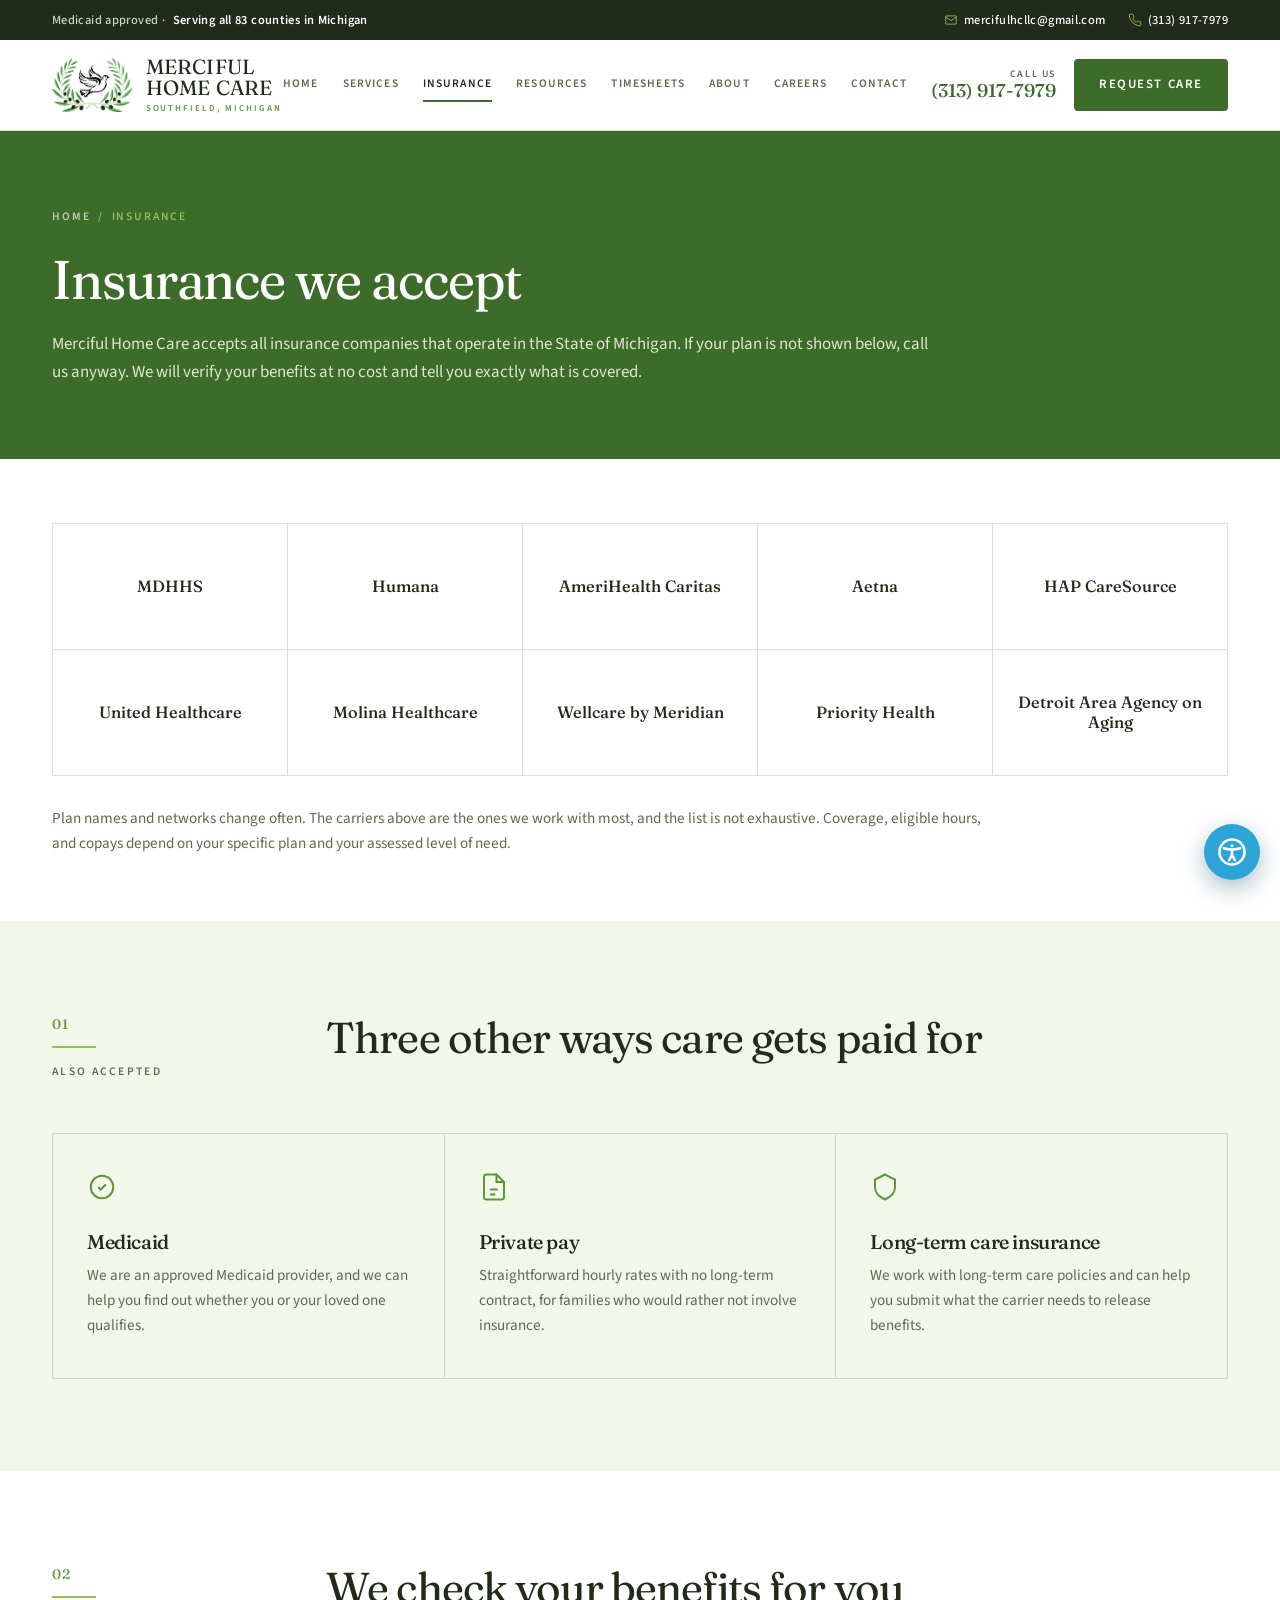
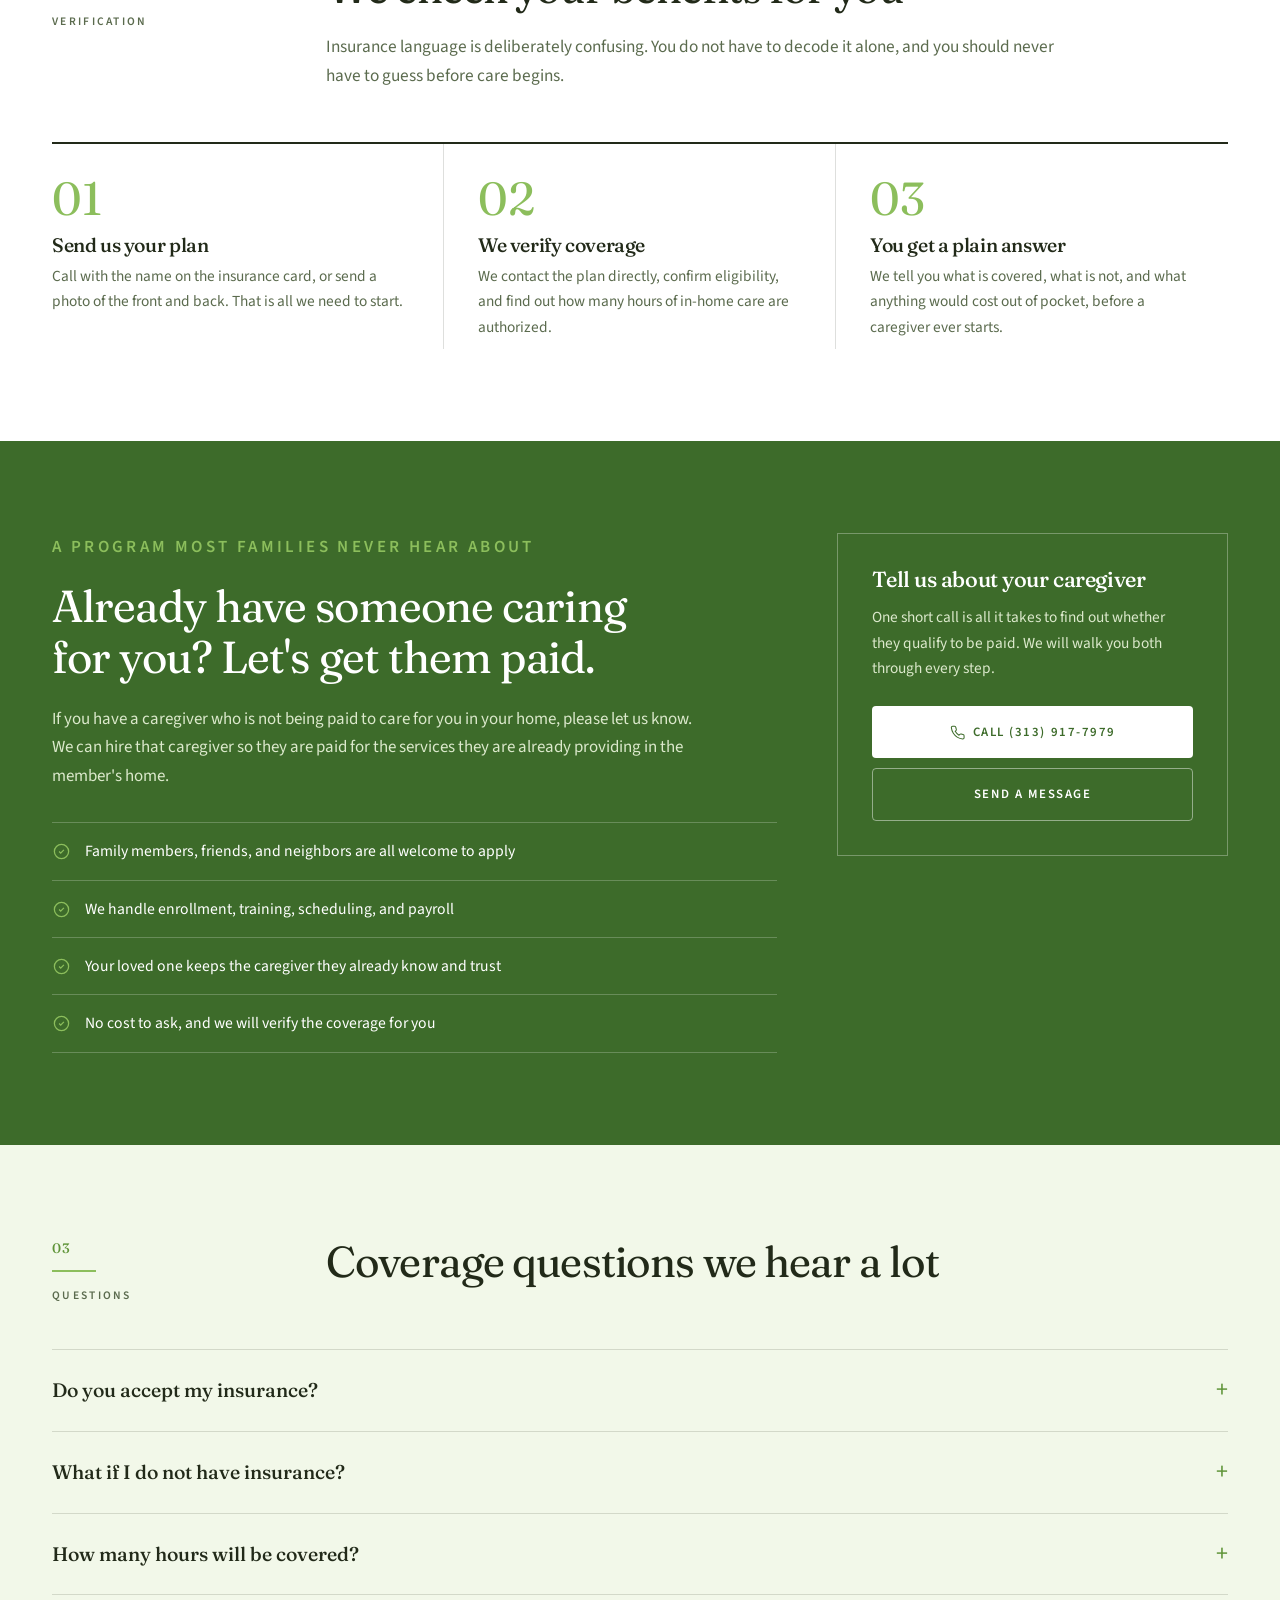
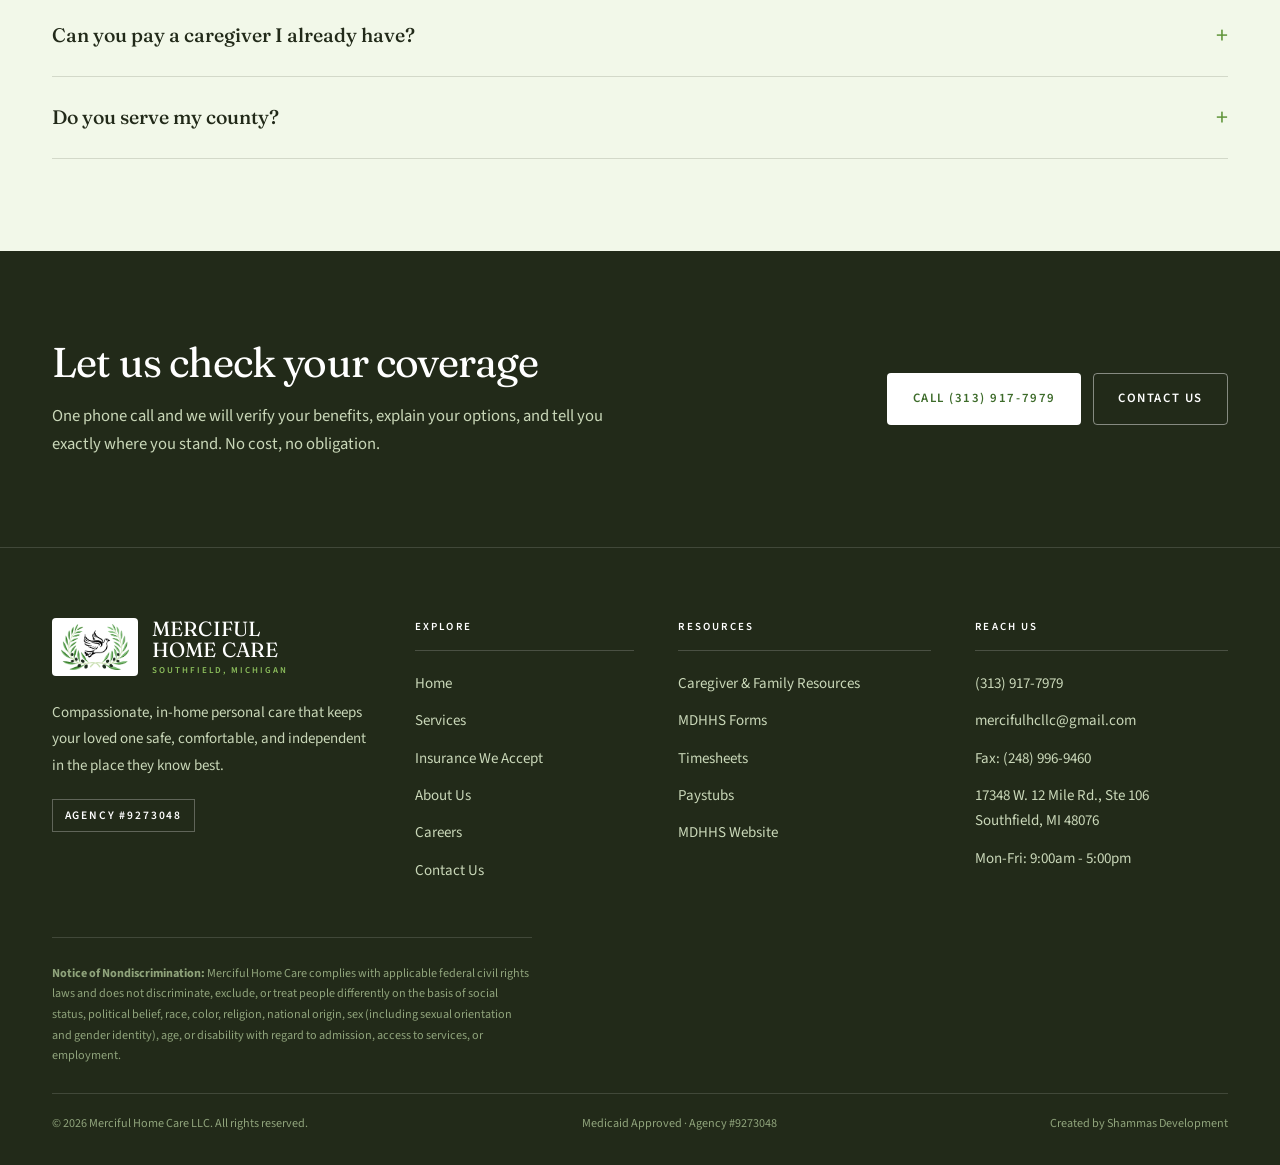
<file: insurance.html>
<!DOCTYPE html>
<html lang="en">
<head>
<meta charset="UTF-8" />
<meta name="viewport" content="width=device-width, initial-scale=1" />
<title>Insurance We Accept | Merciful Home Care</title>
<meta name="description" content="Merciful Home Care accepts all insurance operating in Michigan, including MDHHS, Humana, AmeriHealth Caritas, Aetna, HAP CareSource, United Healthcare, Molina, Wellcare by Meridian, Priority Health, and DAAA." />
<meta property="og:title" content="Insurance We Accept | Merciful Home Care" />
<meta property="og:description" content="Merciful Home Care accepts all insurance operating in Michigan, including MDHHS, Humana, AmeriHealth Caritas, Aetna, HAP CareSource, United Healthcare, Molina, Wellcare by Meridian, Priority Health, and DAAA." />
<meta property="og:type" content="website" />
<meta property="og:image" content="assets/img/logo.png" />
<link rel="icon" href="favicon.ico" sizes="any">
<link rel="icon" type="image/png" href="assets/img/favicon-256.png">
<link rel="apple-touch-icon" href="assets/img/apple-touch-icon.png">
<link rel="preconnect" href="https://fonts.googleapis.com">
<link rel="preconnect" href="https://fonts.gstatic.com" crossorigin>
<link href="https://fonts.googleapis.com/css2?family=Fraunces:ital,opsz,wght@0,9..144,400;0,9..144,500;0,9..144,600;1,9..144,400&family=Source+Sans+3:ital,wght@0,400;0,500;0,600;0,700;1,400&display=swap" rel="stylesheet">
<link rel="stylesheet" href="assets/a11y.css">
<style>
:root{
  --green-deep:#3D6B2A;--green:#5F9438;--green-bright:#8CBE5C;
  --sand:#F2F8E9;--sand-deep:#E4EFD2;--paper:#FFFFFF;
  --ink:#222A19;--ink-soft:#5B6B4E;--line:rgba(34,42,25,.15);--line-soft:rgba(34,42,25,.08);
  --maxw:1240px;--r:4px;
  --display:"Fraunces",Georgia,"Times New Roman",serif;
  --body:"Source Sans 3",-apple-system,BlinkMacSystemFont,"Segoe UI",sans-serif;
}
*{box-sizing:border-box;margin:0;padding:0}
html{scroll-behavior:smooth}
body{font-family:var(--body);color:var(--ink);background:var(--paper);font-size:1.09rem;line-height:1.68;-webkit-font-smoothing:antialiased;overflow-x:hidden}
img{max-width:100%;display:block}
a{color:inherit;text-decoration:none}
h1,h2,h3{font-family:var(--display);font-weight:500;line-height:1.14;letter-spacing:-.02em;font-variation-settings:"SOFT" 20,"WONK" 0}
.wrap{max-width:var(--maxw);margin:0 auto;padding:0 32px}
.eyebrow{font-family:var(--body);font-weight:600;font-size:.72rem;letter-spacing:.2em;text-transform:uppercase;color:var(--green)}
.rule{height:1px;background:var(--line);border:0}
.btn{display:inline-flex;align-items:center;justify-content:center;gap:.6em;white-space:nowrap;font-family:var(--body);font-weight:600;font-size:.8rem;letter-spacing:.12em;text-transform:uppercase;padding:1.12em 1.9em;border-radius:var(--r);border:1px solid transparent;cursor:pointer;transition:background .25s,color .25s,border-color .25s}
.btn svg{width:1.2em;height:1.2em}
.btn-solid{background:var(--green-deep);color:#fff}
.btn-solid:hover{background:var(--ink)}
.btn-line{background:transparent;color:var(--ink);border-color:var(--line)}
.btn-line:hover{border-color:var(--ink);background:var(--ink);color:#fff}
.btn-white{background:#fff;color:var(--green-deep)}
.btn-white:hover{background:var(--green-bright);color:var(--ink)}
.btn-linew{background:transparent;color:#fff;border-color:rgba(255,255,255,.45)}
.btn-linew:hover{background:#fff;color:var(--green-deep);border-color:#fff}
:focus-visible{outline:2px solid var(--green-deep);outline-offset:3px}
.topbar{background:var(--ink);color:#C9D7B8;font-size:.78rem;letter-spacing:.03em}
.topbar .wrap{display:flex;align-items:center;justify-content:space-between;gap:18px;min-height:40px;flex-wrap:wrap}
.topbar a{display:inline-flex;align-items:center;gap:.5em;color:#fff;font-weight:500;white-space:nowrap}
.topbar a svg{width:14px;height:14px;flex:none;color:var(--green-bright)}
.topbar a:hover{color:var(--green-bright)}
.topbar .left{display:inline-flex;align-items:center;gap:.6em;white-space:nowrap;font-weight:500}
.topbar .left b{color:#fff;font-weight:600}
.topbar .right{display:flex;gap:22px;align-items:center;flex-wrap:wrap}
header.nav{position:sticky;top:0;z-index:50;background:#fff;border-bottom:1px solid var(--line)}
.nav .wrap{display:flex;align-items:center;justify-content:space-between;gap:24px;min-height:90px}
.brand{display:flex;align-items:center;gap:14px;color:var(--ink)}
.brand .logo{height:54px;width:auto;flex:none}
.brand .wm{font-family:var(--display);font-size:1.28rem;line-height:1.02;letter-spacing:.01em;text-transform:uppercase;white-space:nowrap}
.brand .wm small{display:block;font-family:var(--body);font-weight:600;font-size:.56rem;letter-spacing:.22em;color:var(--green);margin-top:5px}
nav.links{display:flex;align-items:center;gap:24px}
nav.links a{font-weight:600;font-size:.72rem;letter-spacing:.1em;text-transform:uppercase;color:var(--ink-soft);padding:6px 0;border-bottom:2px solid transparent;transition:color .2s,border-color .2s}
nav.links a:hover{color:var(--ink);border-color:var(--green-bright)}
.p-home nav.links a[href="/"],.p-services nav.links a[href="services"],.p-insurance nav.links a[href="insurance"],.p-resources nav.links a[href="resources"],.p-timesheets nav.links a[href="timesheets"],.p-about nav.links a[href="about"],.p-careers nav.links a[href="careers"],.p-contact nav.links a[href="contact"]{color:var(--ink);border-color:var(--green-deep)}
.nav-cta{display:flex;align-items:center;gap:18px}
.nav-tel{display:inline-flex;flex-direction:column;line-height:1.15;text-align:right}
.nav-tel small{font-size:.62rem;letter-spacing:.16em;text-transform:uppercase;color:var(--ink-soft);font-weight:600}
.nav-tel b{font-family:var(--display);font-size:1.16rem;font-weight:500;color:var(--green-deep);white-space:nowrap}
.nav-call{display:none;padding:.82em}
.nav-call svg{width:20px;height:20px}
.menu-btn{display:none;position:relative;background:none;border:1px solid var(--line);border-radius:var(--r);cursor:pointer;color:var(--ink);padding:10px}
.menu-btn svg{width:22px;height:22px;transition:opacity .2s}
.nav-overlay{position:fixed;inset:0;background:rgba(34,42,25,.55);opacity:0;visibility:hidden;pointer-events:none;transition:opacity .3s,visibility .3s;z-index:49}
.nav-overlay.open{opacity:1;visibility:visible;pointer-events:auto}
body.menu-open{overflow:hidden}
body.menu-open .menu-btn>svg{opacity:0}
body.menu-open .menu-btn{border-color:rgba(255,255,255,.4)}
body.menu-open .menu-btn::before,body.menu-open .menu-btn::after{content:"";position:absolute;left:50%;top:50%;width:20px;height:2px;background:#fff;border-radius:2px}
body.menu-open .menu-btn::before{transform:translate(-50%,-50%) rotate(45deg)}
body.menu-open .menu-btn::after{transform:translate(-50%,-50%) rotate(-45deg)}
.hero{display:grid;grid-template-columns:1.02fr .98fr;min-height:min(76vh,660px)}
.hero .panel{background:var(--green-deep);color:#fff;display:flex;flex-direction:column;justify-content:center;padding:76px 0 76px 0}
.hero .inner{width:100%;padding-left:max(32px,calc((100vw - var(--maxw))/2 + 32px));padding-right:60px}
.hero .eyebrow{color:var(--green-bright)}
.hero h1{font-size:clamp(2.5rem,4.4vw,3.75rem);color:#fff;margin:.42em 0 .5em;font-weight:400}
.hero h1 em{font-style:italic;color:var(--green-bright)}
.hero p{color:#DCE9CC;font-size:1.06rem;max-width:34em}
.hero p+p{margin-top:.9em}
.hero .row{display:flex;gap:12px;flex-wrap:wrap;margin-top:34px}
.hero .shot{position:relative;background:var(--sand)}
.hero .shot img{position:absolute;inset:0;width:100%;height:100%;object-fit:cover}
.factbar{border-bottom:1px solid var(--line);background:#fff}
.factbar .wrap{display:grid;grid-template-columns:repeat(4,1fr);padding:0 32px}
.fact{padding:26px 30px 26px 0;border-left:1px solid var(--line);padding-left:30px}
.fact:first-child{border-left:0;padding-left:0}
.fact b{display:block;font-family:var(--display);font-size:1.34rem;font-weight:500;color:var(--ink);line-height:1.2}
.fact span{display:block;font-size:.68rem;letter-spacing:.16em;text-transform:uppercase;color:var(--ink-soft);font-weight:600;margin-top:5px}
.pagehead{background:var(--green-deep);color:#fff;padding:76px 0 72px}
.pagehead .crumb{font-size:.72rem;letter-spacing:.16em;text-transform:uppercase;color:var(--green-bright);font-weight:600}
.pagehead .crumb a{color:rgba(255,255,255,.66)}
.pagehead .crumb a:hover{color:#fff}
.pagehead h1{font-size:clamp(2.2rem,4.6vw,3.4rem);color:#fff;margin:.42em 0 .34em;font-weight:400;max-width:16em}
.pagehead p{color:#DCE9CC;font-size:1.06rem;max-width:52em}
.band{padding:92px 0}
.band.alt{background:var(--sand)}
.band.tight{padding:64px 0}
.grid2{display:grid;grid-template-columns:210px 1fr;gap:64px;align-items:start}
.slab{position:sticky;top:120px}
.slab .num{font-family:var(--display);font-size:.86rem;font-weight:500;color:var(--green);letter-spacing:.1em;display:block;padding-bottom:10px;border-bottom:2px solid var(--green-bright);margin-bottom:14px;width:44px}
.slab p{font-size:.72rem;letter-spacing:.2em;text-transform:uppercase;font-weight:600;color:var(--ink-soft)}
.lead h2{font-size:clamp(1.9rem,3.5vw,2.7rem);color:var(--ink);max-width:17em;font-weight:400}
.lead>p{color:var(--ink-soft);font-size:1.08rem;max-width:44em;margin-top:1.1em}
.lead .btn{margin-top:34px}
.matrix{display:grid;grid-template-columns:repeat(3,1fr);border-top:1px solid var(--line);border-left:1px solid var(--line);margin-top:52px}
.mcell{border-right:1px solid var(--line);border-bottom:1px solid var(--line);padding:38px 34px 40px;transition:background .3s;display:block}
.mcell:hover{background:var(--sand)}
.band.alt .mcell:hover{background:#fff}
.mcell .ic{color:var(--green);display:block;margin-bottom:20px}
.mcell .ic svg{width:30px;height:30px}
.mcell h3{font-size:1.24rem;color:var(--ink);margin-bottom:9px;font-weight:500}
.mcell p{font-size:.95rem;color:var(--ink-soft);line-height:1.65}
.mcell .go{display:inline-flex;align-items:center;gap:.45em;margin-top:16px;font-size:.7rem;letter-spacing:.14em;text-transform:uppercase;font-weight:600;color:var(--green-deep)}
.mcell .go svg{width:14px;height:14px;transition:transform .25s}
.mcell:hover .go svg{transform:translateX(4px)}
.mcell.fill{background:var(--green-deep);color:#fff}
.mcell.fill:hover{background:var(--ink)}
.mcell.fill h3{color:#fff}
.mcell.fill p{color:#DCE9CC}
.mcell.fill .ic,.mcell.fill .go{color:var(--green-bright)}
.photoband{position:relative;min-height:520px;display:grid;place-items:center;background:var(--ink);overflow:hidden}
.photoband img{position:absolute;inset:0;width:100%;height:100%;object-fit:cover;opacity:.36}
.photoband .q{position:relative;max-width:880px;text-align:center;color:#fff;padding:80px 32px}
.photoband blockquote{font-family:var(--display);font-size:clamp(1.6rem,3.4vw,2.5rem);line-height:1.3;font-weight:400}
.photoband blockquote em{font-style:italic;color:var(--green-bright)}
.photoband .attr{margin-top:26px;font-size:.72rem;letter-spacing:.2em;text-transform:uppercase;color:rgba(255,255,255,.7);font-weight:600}
.slist{border-top:1px solid var(--line)}
.srow{display:grid;grid-template-columns:64px 1fr 1fr;gap:44px;padding:44px 0;border-bottom:1px solid var(--line);scroll-margin-top:130px;align-items:start}
.srow .n{font-family:var(--display);font-size:1.5rem;color:var(--green-bright);font-weight:500;line-height:1}
.srow h2{font-size:1.6rem;color:var(--ink);font-weight:500;margin-bottom:.5em}
.srow>div>p{color:var(--ink-soft);font-size:1rem}
.srow ul{list-style:none;display:grid;gap:11px;padding-top:6px}
.srow li{display:flex;gap:12px;align-items:flex-start;font-size:.96rem;color:var(--ink)}
.srow li svg{width:18px;height:18px;color:var(--green);flex:none;margin-top:5px}
.hire{background:var(--green-deep);color:#fff}
.hire .wrap{display:grid;grid-template-columns:1.3fr .7fr;gap:60px;align-items:start;padding-top:92px;padding-bottom:92px}
.hire .eyebrow{color:var(--green-bright)}
.hire h2{color:#fff;font-size:clamp(1.9rem,3.8vw,2.8rem);margin:.42em 0 .5em;font-weight:400;max-width:14em}
.hire p{color:#DCE9CC;font-size:1.06rem;max-width:38em}
.hire ul{list-style:none;display:grid;gap:0;margin-top:32px;border-top:1px solid rgba(255,255,255,.22)}
.hire li{display:flex;gap:14px;align-items:flex-start;padding:15px 0;border-bottom:1px solid rgba(255,255,255,.22);font-size:.98rem;color:#fff}
.hire li svg{width:19px;height:19px;color:var(--green-bright);flex:none;margin-top:4px}
.hire .box{border:1px solid rgba(255,255,255,.3);padding:34px}
.hire .box h3{color:#fff;font-size:1.36rem;font-weight:500;margin-bottom:12px}
.hire .box p{color:#DCE9CC;font-size:.96rem;margin-bottom:24px}
.hire .box .btn{width:100%}
.hire .box .btn+.btn{margin-top:10px}
.marq-sec{padding:70px 0;background:#fff;border-top:1px solid var(--line);border-bottom:1px solid var(--line)}
.marq-sec .head{display:flex;justify-content:space-between;align-items:flex-end;gap:32px;flex-wrap:wrap;margin-bottom:38px}
.marq-sec .head h2{font-size:clamp(1.5rem,2.8vw,2.1rem);color:var(--ink);font-weight:400;max-width:16em;margin-top:.35em}
.marq-sec .head p{color:var(--ink-soft);font-size:.95rem;max-width:26em}
.marquee{position:relative;overflow:hidden;-webkit-mask-image:linear-gradient(90deg,transparent,#000 7%,#000 93%,transparent);mask-image:linear-gradient(90deg,transparent,#000 7%,#000 93%,transparent)}
.marquee-track{display:flex;width:max-content;animation:slide 52s linear infinite}
.marquee:hover .marquee-track,.marquee:focus-within .marquee-track{animation-play-state:paused}
@keyframes slide{from{transform:translateX(0)}to{transform:translateX(-50%)}}
.ins{display:flex;align-items:center;justify-content:center;text-align:center;flex:none;width:218px;height:88px;padding:0 24px;border:1px solid var(--line);border-right:0;font-family:var(--display);font-size:1.02rem;font-weight:500;color:var(--ink);line-height:1.25;background:#fff}
.marquee-track .ins:last-child{border-right:1px solid var(--line)}
.ins img{max-height:46px;max-width:160px;width:auto;object-fit:contain}
.ins-matrix{display:grid;grid-template-columns:repeat(5,1fr);border-top:1px solid var(--line);border-left:1px solid var(--line)}
.ins-matrix .ins{width:auto;height:126px;border:0;border-right:1px solid var(--line);border-bottom:1px solid var(--line)}
.steps-row{display:grid;grid-template-columns:repeat(3,1fr);border-top:2px solid var(--ink);margin-top:52px}
.stepx{padding:32px 34px 8px;border-right:1px solid var(--line)}
.stepx:first-child{padding-left:0}
.stepx:last-child{border-right:0}
.stepx .n{font-family:var(--display);font-size:2.9rem;color:var(--green-bright);line-height:1;font-weight:400}
.stepx h3{font-size:1.22rem;color:var(--ink);margin:.5em 0 .4em;font-weight:500}
.stepx p{color:var(--ink-soft);font-size:.96rem}
.split{display:grid;grid-template-columns:1fr 1fr;gap:70px;align-items:center}
.split .art{position:relative;aspect-ratio:4/3.4;background:var(--sand);overflow:hidden}
.split .art img{position:absolute;inset:0;width:100%;height:100%;object-fit:cover}
.vlist{border-top:1px solid var(--line);margin-top:34px}
.vrow{display:flex;gap:20px;padding:22px 0;border-bottom:1px solid var(--line)}
.vrow .ic{color:var(--green);flex:none}
.vrow .ic svg{width:26px;height:26px}
.vrow h3{font-size:1.1rem;color:var(--ink);margin-bottom:4px;font-weight:500}
.vrow p{color:var(--ink-soft);font-size:.95rem}
.faq details{border-bottom:1px solid var(--line);padding:24px 0}
.faq details:first-of-type{border-top:1px solid var(--line)}
.faq summary{font-family:var(--display);font-size:1.22rem;font-weight:500;color:var(--ink);cursor:pointer;list-style:none;display:flex;justify-content:space-between;gap:24px;align-items:center}
.faq summary::-webkit-details-marker{display:none}
.faq summary::after{content:"+";font-family:var(--body);font-weight:400;color:var(--green);font-size:1.5rem;line-height:1;flex:none}
.faq details[open] summary::after{content:"\2212"}
.faq p{color:var(--ink-soft);font-size:1rem;margin-top:12px;max-width:64em}
.cinfo{border-top:1px solid var(--line)}
.crow{display:grid;grid-template-columns:150px 1fr;gap:24px;padding:22px 0;border-bottom:1px solid var(--line);align-items:baseline}
.crow dt{font-size:.7rem;letter-spacing:.18em;text-transform:uppercase;font-weight:600;color:var(--ink-soft)}
.crow dd{font-family:var(--display);font-size:1.22rem;font-weight:500;color:var(--ink);overflow-wrap:anywhere}
.crow dd a:hover{color:var(--green-deep)}
.crow dd small{display:block;font-family:var(--body);font-size:.84rem;font-weight:400;color:var(--ink-soft);margin-top:3px;letter-spacing:0}
.form{background:var(--sand);padding:40px;border:1px solid var(--line)}
.band.alt .form{background:#fff}
.form h3{font-family:var(--display);font-size:1.6rem;color:var(--ink);margin-bottom:8px;font-weight:500}
.form>p{color:var(--ink-soft);font-size:.95rem;margin-bottom:26px}
.field{margin-bottom:18px}
.field label{display:block;font-weight:600;font-size:.68rem;letter-spacing:.14em;text-transform:uppercase;color:var(--ink-soft);margin-bottom:7px}
.field input,.field select,.field textarea{width:100%;font-family:var(--body);font-size:1rem;color:var(--ink);padding:.82em .9em;border:1px solid var(--line);border-radius:var(--r);background:#fff;transition:border-color .2s}
.field input:focus,.field select:focus,.field textarea:focus{outline:none;border-color:var(--green-deep)}
.row2{display:grid;grid-template-columns:1fr 1fr;gap:18px}
.form .btn{width:100%;margin-top:8px}
.form .note{font-size:.78rem;color:var(--ink-soft);margin-top:14px;line-height:1.6}
.hp{position:absolute;left:-9999px;opacity:0}
.map{border:1px solid var(--line);aspect-ratio:16/10;background:var(--sand);margin-top:34px}
.map iframe{width:100%;height:100%;border:0;display:block}
.cta{background:var(--ink);color:#fff;padding:88px 0}
.cta .wrap{display:grid;grid-template-columns:1.2fr .8fr;gap:56px;align-items:center}
.cta h2{color:#fff;font-size:clamp(1.8rem,3.4vw,2.6rem);font-weight:400;max-width:14em}
.cta p{color:#C9D7B8;font-size:1.04rem;margin-top:1em;max-width:36em}
.cta .row{display:flex;gap:12px;flex-wrap:wrap;justify-content:flex-end}
footer.site{background:var(--ink);color:#C9D7B8;font-size:.94rem;border-top:1px solid rgba(255,255,255,.14)}
footer.site .top{display:grid;grid-template-columns:1.45fr 1fr 1.15fr 1.15fr;gap:44px;padding:70px 0 54px}
footer.site .brand{color:#fff}
footer.site .brand .wm small{color:var(--green-bright)}
footer.site p.about{margin-top:24px;max-width:34em;line-height:1.75}
footer.site .agency{margin-top:20px;display:inline-block;border:1px solid rgba(255,255,255,.28);padding:.5em 1em;font-size:.72rem;letter-spacing:.16em;text-transform:uppercase;color:#fff;font-weight:600}
footer.site h4{font-family:var(--body);font-weight:600;font-size:.68rem;letter-spacing:.2em;text-transform:uppercase;color:#fff;margin-bottom:20px;padding-bottom:14px;border-bottom:1px solid rgba(255,255,255,.18)}
footer.site ul{list-style:none;display:flex;flex-direction:column;gap:12px}
footer.site ul a{overflow-wrap:anywhere}
footer.site ul a:hover{color:var(--green-bright)}
footer.site .notice{font-size:.76rem;color:#8FA37B;line-height:1.7;padding:26px 0;border-top:1px solid rgba(255,255,255,.14);max-width:80ch}
footer.site .legal{display:flex;justify-content:space-between;gap:18px;flex-wrap:wrap;font-size:.76rem;color:#8FA37B;padding:20px 0 30px;border-top:1px solid rgba(255,255,255,.14)}
footer.site .legal a{color:#8FA37B}
footer.site .legal a:hover{color:var(--green-bright)}
.reveal{opacity:0;transform:translateY(18px);transition:opacity .7s ease,transform .7s ease}
.reveal.in{opacity:1;transform:none}
[data-delay="1"]{transition-delay:.09s}[data-delay="2"]{transition-delay:.18s}[data-delay="3"]{transition-delay:.27s}
@media(max-width:1120px){
 .hero .inner{padding-left:32px;padding-right:44px;max-width:none}
 nav.links{gap:22px}
 .brand .wm{font-size:1.12rem}
 .grid2{grid-template-columns:170px 1fr;gap:44px}
}
@media(max-width:1000px){
 .nav-tel{display:none}
 .ins-matrix{grid-template-columns:repeat(3,1fr)}
}
@media(max-width:900px){
 nav.links{position:fixed;top:0;right:0;width:min(330px,86vw);height:100vh;height:100dvh;background:var(--green-deep);flex-direction:column;align-items:flex-start;justify-content:flex-start;gap:0;padding:100px 32px;transform:translateX(105%);transition:transform .32s ease;z-index:60;overflow-y:auto}
 nav.links.open{transform:none}
 nav.links a{font-size:.9rem;padding:18px 0;width:100%;border-bottom:1px solid rgba(255,255,255,.2);border-top:0;color:#fff}
 nav.links a:hover{color:var(--green-bright);border-color:rgba(255,255,255,.2)}
 .p-home nav.links a[href="/"],.p-services nav.links a[href="services"],.p-insurance nav.links a[href="insurance"],.p-resources nav.links a[href="resources"],.p-timesheets nav.links a[href="timesheets"],.p-about nav.links a[href="about"],.p-careers nav.links a[href="careers"],.p-contact nav.links a[href="contact"]{color:var(--green-bright);border-color:rgba(255,255,255,.2)}
 .menu-btn{display:inline-flex;z-index:70}
 .nav-req{display:none}
 .nav-call{display:inline-flex}
 .nav-cta{gap:10px}
 .nav .wrap{min-height:76px;gap:12px}
 .hero{grid-template-columns:1fr}
 .hero .shot{min-height:340px}
 .hero .panel{padding:64px 0}
 .hero .inner{margin:0;padding:0 32px}
 .factbar .wrap{grid-template-columns:1fr 1fr}
 .fact{padding:20px 24px;border-left:1px solid var(--line);border-bottom:1px solid var(--line)}
 .fact:first-child,.fact:nth-child(3){border-left:0;padding-left:0}
 .fact:nth-child(3),.fact:nth-child(4){border-bottom:0}
 .grid2{grid-template-columns:1fr;gap:22px}
 .slab{position:static;display:flex;align-items:center;gap:16px}
 .slab .num{padding-bottom:0;border-bottom:0;margin-bottom:0;width:auto}
 .matrix,.split,.hire .wrap,.cta .wrap{grid-template-columns:1fr}
 .matrix{grid-template-columns:1fr 1fr}
 .split{gap:38px}
 .cta .row{justify-content:flex-start}
 .srow{grid-template-columns:44px 1fr;gap:24px}
 .srow ul{grid-column:2}
 .steps-row{grid-template-columns:1fr}
 .stepx{border-right:0;border-bottom:1px solid var(--line);padding:26px 0 22px}
 .stepx:last-child{border-bottom:0}
 footer.site .top{grid-template-columns:1fr 1fr;gap:40px}
}
@media(max-width:680px){
 body{font-size:1rem}
 .topbar .hide-sm{display:none}
 .topbar .left{white-space:normal}
 .topbar .wrap{gap:10px;padding-top:6px;padding-bottom:6px}
 .topbar .right{gap:14px}
 .wrap{padding:0 22px}
 .hero .inner{padding:0 22px}
 .factbar .wrap{padding:0 22px}
 .band{padding:68px 0}
 .matrix{grid-template-columns:1fr}
 .ins-matrix{grid-template-columns:1fr 1fr}
 .ins-matrix .ins{height:104px;font-size:.92rem;padding:0 14px}
 .mcell{padding:30px 26px 32px}
 .brand .logo{height:44px}
 .brand .wm{font-size:1rem}
 .form{padding:28px 22px}
 .row2{grid-template-columns:1fr}
 .crow{grid-template-columns:1fr;gap:6px;padding:18px 0}
 .srow{grid-template-columns:1fr;gap:16px}
 .srow .n{font-size:1.1rem}
 .srow ul{grid-column:1}
 footer.site .top{grid-template-columns:1fr}
 .hire .wrap{padding-top:64px;padding-bottom:64px}
}
@media(max-width:400px){.brand .wm small{display:none}}
@media(prefers-reduced-motion:reduce){
 *{animation:none!important;transition:none!important;scroll-behavior:auto!important}
 .reveal{opacity:1;transform:none}
}
.gt-wrap{display:inline-flex;align-items:center}
#google_translate_element .goog-te-gadget{font-size:0}
#google_translate_element .goog-te-combo{margin:0;padding:2px 6px;border-radius:var(--r);border:1px solid rgba(255,255,255,.35);background:transparent;color:#fff;font-family:var(--body);font-size:.74rem;font-weight:500;cursor:pointer;line-height:1.4}
#google_translate_element .goog-te-combo option{color:#222A19}
.goog-te-banner-frame,.goog-logo-link,.goog-te-gadget span{display:none!important}
.goog-te-gadget{color:transparent!important}
body{top:0!important}
@media(max-width:1180px) and (min-width:901px){
 nav.links{position:fixed;top:0;right:0;width:min(330px,86vw);height:100vh;height:100dvh;background:var(--green-deep);flex-direction:column;align-items:flex-start;justify-content:flex-start;gap:0;padding:100px 32px;transform:translateX(105%);transition:transform .32s ease;z-index:60;overflow-y:auto}
 nav.links.open{transform:none}
 nav.links a{font-size:.9rem;padding:18px 0;width:100%;border-bottom:1px solid rgba(255,255,255,.2);border-top:0;color:#fff}
 nav.links a:hover{color:var(--green-bright);border-color:rgba(255,255,255,.2)}
 .p-home nav.links a[href="/"],.p-services nav.links a[href="services"],.p-insurance nav.links a[href="insurance"],.p-resources nav.links a[href="resources"],.p-timesheets nav.links a[href="timesheets"],.p-about nav.links a[href="about"],.p-careers nav.links a[href="careers"],.p-contact nav.links a[href="contact"]{color:var(--green-bright);border-color:rgba(255,255,255,.2)}
 .menu-btn{display:inline-flex;z-index:70}
 .nav-req{display:none}
 .nav-call{display:inline-flex}
 .nav-tel{display:none}
}
</style>
</head>
<body class="p-insurance">
<div class="topbar">
  <div class="wrap">
    <span class="left">Medicaid approved &middot; <b>Serving all 83 counties in Michigan</b></span>
    <span class="right">
      <span class="gt-wrap"><span id="google_translate_element"></span></span>
      <a class="hide-sm" href="mailto:mercifulhcllc@gmail.com"><svg viewBox="0 0 24 24" fill="none" stroke="currentColor" stroke-width="1.6"><rect x="3" y="5" width="18" height="14" rx="1"/><path d="m3 7 9 6 9-6"/></svg>mercifulhcllc@gmail.com</a>
      <a href="tel:+13139177979"><svg viewBox="0 0 24 24" fill="none" stroke="currentColor" stroke-width="1.6"><path d="M22 16.92v3a2 2 0 0 1-2.18 2 19.79 19.79 0 0 1-8.63-3.07 19.5 19.5 0 0 1-6-6 19.79 19.79 0 0 1-3.07-8.67A2 2 0 0 1 4.11 2h3a2 2 0 0 1 2 1.72c.13.96.36 1.9.7 2.81a2 2 0 0 1-.45 2.11L8.09 9.91a16 16 0 0 0 6 6l1.27-1.27a2 2 0 0 1 2.11-.45c.91.34 1.85.57 2.81.7A2 2 0 0 1 22 16.92z"/></svg>(313) 917-7979</a>
    </span>
  </div>
</div>
<header class="nav" id="nav">
  <div class="wrap">
    <a class="brand" href="/"><img src="assets/img/logo.png" alt="" class="logo" aria-hidden="true"/><span class="wm">Merciful<br>Home Care<small>Southfield, Michigan</small></span></a>
    <nav class="links" id="links">
      <a href="/">Home</a><a href="services">Services</a><a href="insurance">Insurance</a><a href="resources">Resources</a><a href="timesheets">Timesheets</a><a href="about">About</a><a href="careers">Careers</a><a href="contact">Contact</a>
    </nav>
    <div class="nav-cta">
      <a class="nav-tel" href="tel:+13139177979"><small>Call us</small><b>(313) 917-7979</b></a>
      <a class="btn btn-solid nav-req" href="contact">Request care</a>
      <a class="btn btn-solid nav-call" href="tel:+13139177979" aria-label="Call (313) 917-7979"><svg viewBox="0 0 24 24" fill="none" stroke="currentColor" stroke-width="1.6"><path d="M22 16.92v3a2 2 0 0 1-2.18 2 19.79 19.79 0 0 1-8.63-3.07 19.5 19.5 0 0 1-6-6 19.79 19.79 0 0 1-3.07-8.67A2 2 0 0 1 4.11 2h3a2 2 0 0 1 2 1.72c.13.96.36 1.9.7 2.81a2 2 0 0 1-.45 2.11L8.09 9.91a16 16 0 0 0 6 6l1.27-1.27a2 2 0 0 1 2.11-.45c.91.34 1.85.57 2.81.7A2 2 0 0 1 22 16.92z"/></svg></a>
      <button class="menu-btn" id="menuBtn" aria-label="Open menu" aria-expanded="false"><svg viewBox="0 0 24 24" fill="none" stroke="currentColor" stroke-width="1.8"><line x1="3" y1="7" x2="21" y2="7"/><line x1="3" y1="12" x2="21" y2="12"/><line x1="3" y1="17" x2="21" y2="17"/></svg></button>
    </div>
  </div>
</header>
<div class="nav-overlay" id="navOverlay" aria-hidden="true"></div>
<main>
<section class="pagehead">
  <div class="wrap">
    <p class="crumb"><a href="/">Home</a> &nbsp;/&nbsp; Insurance</p>
    <h1>Insurance we accept</h1>
    <p>Merciful Home Care accepts all insurance companies that operate in the State of Michigan. If your plan is not shown below, call us anyway. We will verify your benefits at no cost and tell you exactly what is covered.</p>
  </div>
</section>
<section class="band tight">
  <div class="wrap">
    <div class="ins-matrix reveal"><span class="ins" data-logo="mdhhs" data-name="MDHHS">MDHHS</span><span class="ins" data-logo="humana" data-name="Humana">Humana</span><span class="ins" data-logo="amerihealth-caritas" data-name="AmeriHealth Caritas">AmeriHealth Caritas</span><span class="ins" data-logo="aetna" data-name="Aetna">Aetna</span><span class="ins" data-logo="hap-caresource" data-name="HAP CareSource">HAP CareSource</span><span class="ins" data-logo="united-healthcare" data-name="United Healthcare">United Healthcare</span><span class="ins" data-logo="molina" data-name="Molina Healthcare">Molina Healthcare</span><span class="ins" data-logo="wellcare-meridian" data-name="Wellcare by Meridian">Wellcare by Meridian</span><span class="ins" data-logo="priority-health" data-name="Priority Health">Priority Health</span><span class="ins" data-logo="daaa" data-name="Detroit Area Agency on Aging">Detroit Area Agency on Aging</span></div>
    <p style="margin-top:30px;color:var(--ink-soft);font-size:.95rem;max-width:62em">Plan names and networks change often. The carriers above are the ones we work with most, and the list is not exhaustive. Coverage, eligible hours, and copays depend on your specific plan and your assessed level of need.</p>
  </div>
</section>

<section class="band alt">
  <div class="wrap grid2">
    <div class="slab"><span class="num">01</span><p>Also accepted</p></div>
    <div class="lead reveal">
      <h2>Three other ways care gets paid for</h2>
    </div>
  </div>
  <div class="wrap">
    <div class="matrix reveal">
      <div class="mcell"><span class="ic"><svg viewBox="0 0 24 24" fill="none" stroke="currentColor" stroke-width="1.6"><path d="m9 12 2 2 4-4"/><circle cx="12" cy="12" r="9"/></svg></span><h3>Medicaid</h3><p>We are an approved Medicaid provider, and we can help you find out whether you or your loved one qualifies.</p></div>
      <div class="mcell"><span class="ic"><svg viewBox="0 0 24 24" fill="none" stroke="currentColor" stroke-width="1.6"><path d="M14 2H6a2 2 0 0 0-2 2v16a2 2 0 0 0 2 2h12a2 2 0 0 0 2-2V8z"/><path d="M14 2v6h6M9 14h6M9 18h4"/></svg></span><h3>Private pay</h3><p>Straightforward hourly rates with no long-term contract, for families who would rather not involve insurance.</p></div>
      <div class="mcell"><span class="ic"><svg viewBox="0 0 24 24" fill="none" stroke="currentColor" stroke-width="1.6"><path d="M12 2 4 6v6c0 5 3.5 8 8 10 4.5-2 8-5 8-10V6z"/></svg></span><h3>Long-term care insurance</h3><p>We work with long-term care policies and can help you submit what the carrier needs to release benefits.</p></div>
    </div>
  </div>
</section>

<section class="band">
  <div class="wrap grid2">
    <div class="slab"><span class="num">02</span><p>Verification</p></div>
    <div class="lead reveal">
      <h2>We check your benefits for you</h2>
      <p>Insurance language is deliberately confusing. You do not have to decode it alone, and you should never have to guess before care begins.</p>
    </div>
  </div>
  <div class="wrap">
    <div class="steps-row reveal">
      <div class="stepx"><span class="n">01</span><h3>Send us your plan</h3><p>Call with the name on the insurance card, or send a photo of the front and back. That is all we need to start.</p></div>
      <div class="stepx"><span class="n">02</span><h3>We verify coverage</h3><p>We contact the plan directly, confirm eligibility, and find out how many hours of in-home care are authorized.</p></div>
      <div class="stepx"><span class="n">03</span><h3>You get a plain answer</h3><p>We tell you what is covered, what is not, and what anything would cost out of pocket, before a caregiver ever starts.</p></div>
    </div>
  </div>
</section>

<section class="hire">
  <div class="wrap">
    <div class="reveal">
      <p class="eyebrow">A program most families never hear about</p>
      <h2>Already have someone caring for you? Let's get them paid.</h2>
      <p>If you have a caregiver who is not being paid to care for you in your home, please let us know. We can hire that caregiver so they are paid for the services they are already providing in the member's home.</p>
      <ul>
        <li><svg viewBox="0 0 24 24" fill="none" stroke="currentColor" stroke-width="1.6"><path d="m9 12 2 2 4-4"/><circle cx="12" cy="12" r="9"/></svg>Family members, friends, and neighbors are all welcome to apply</li>
        <li><svg viewBox="0 0 24 24" fill="none" stroke="currentColor" stroke-width="1.6"><path d="m9 12 2 2 4-4"/><circle cx="12" cy="12" r="9"/></svg>We handle enrollment, training, scheduling, and payroll</li>
        <li><svg viewBox="0 0 24 24" fill="none" stroke="currentColor" stroke-width="1.6"><path d="m9 12 2 2 4-4"/><circle cx="12" cy="12" r="9"/></svg>Your loved one keeps the caregiver they already know and trust</li>
        <li><svg viewBox="0 0 24 24" fill="none" stroke="currentColor" stroke-width="1.6"><path d="m9 12 2 2 4-4"/><circle cx="12" cy="12" r="9"/></svg>No cost to ask, and we will verify the coverage for you</li>
      </ul>
    </div>
    <div class="box reveal" data-delay="1">
      <h3>Tell us about your caregiver</h3>
      <p>One short call is all it takes to find out whether they qualify to be paid. We will walk you both through every step.</p>
      <a class="btn btn-white" href="tel:+13139177979"><svg viewBox="0 0 24 24" fill="none" stroke="currentColor" stroke-width="1.6"><path d="M22 16.92v3a2 2 0 0 1-2.18 2 19.79 19.79 0 0 1-8.63-3.07 19.5 19.5 0 0 1-6-6 19.79 19.79 0 0 1-3.07-8.67A2 2 0 0 1 4.11 2h3a2 2 0 0 1 2 1.72c.13.96.36 1.9.7 2.81a2 2 0 0 1-.45 2.11L8.09 9.91a16 16 0 0 0 6 6l1.27-1.27a2 2 0 0 1 2.11-.45c.91.34 1.85.57 2.81.7A2 2 0 0 1 22 16.92z"/></svg>Call (313) 917-7979</a>
      <a class="btn btn-linew" href="contact">Send a message</a>
    </div>
  </div>
</section>

<section class="band alt">
  <div class="wrap grid2">
    <div class="slab"><span class="num">03</span><p>Questions</p></div>
    <div class="lead reveal">
      <h2>Coverage questions we hear a lot</h2>
    </div>
  </div>
  <div class="wrap" style="margin-top:44px">
    <div class="faq reveal">
      <details><summary>Do you accept my insurance?</summary><p>We accept all insurance companies that operate in the State of Michigan, including Medicaid and waiver programs. Call us with your plan name and we will confirm your specific benefits at no cost.</p></details>
      <details><summary>What if I do not have insurance?</summary><p>We offer straightforward private-pay hourly rates with no long-term contract. We will also help you find out whether you qualify for Medicaid or a waiver program that would cover the care.</p></details>
      <details><summary>How many hours will be covered?</summary><p>That depends on your plan and your assessed level of need. After the in-home assessment we submit the documentation and tell you exactly how many authorized hours you have.</p></details>
      <details><summary>Can you pay a caregiver I already have?</summary><p>Often, yes. If someone is already caring for you in your home without being paid, we can hire them so they are paid for the services they provide. Family members, friends, and neighbors are all welcome to apply.</p></details>
      <details><summary>Do you serve my county?</summary><p>We service all 83 counties in the State of Michigan. Wherever your loved one lives, call us and we will put care in place.</p></details>
    </div>
  </div>
</section>

<section class="cta">
  <div class="wrap reveal">
    <div><h2>Let us check your coverage</h2><p>One phone call and we will verify your benefits, explain your options, and tell you exactly where you stand. No cost, no obligation.</p></div>
    <div class="row"><a class="btn btn-white" href="tel:+13139177979">Call (313) 917-7979</a><a class="btn btn-linew" href="contact">Contact us</a></div>
  </div>
</section>
</main>
<footer class="site">
  <div class="wrap">
    <div class="top">
      <div>
        <a class="brand" href="/"><img src="assets/img/logo.png" alt="" class="logo" style="height:58px;background:#fff;padding:6px 9px;border-radius:4px" aria-hidden="true"/><span class="wm">Merciful<br>Home Care<small>Southfield, Michigan</small></span></a>
        <p class="about">Compassionate, in-home personal care that keeps your loved one safe, comfortable, and independent in the place they know best.</p>
        <span class="agency">Agency #9273048</span>
      </div>
      <div><h4>Explore</h4><ul><li><a href="/">Home</a></li><li><a href="services">Services</a></li><li><a href="insurance">Insurance We Accept</a></li><li><a href="about">About Us</a></li><li><a href="careers">Careers</a></li><li><a href="contact">Contact Us</a></li></ul></div><div><h4>Resources</h4><ul><li><a href="resources">Caregiver &amp; Family Resources</a></li><li><a href="resources#forms">MDHHS Forms</a></li><li><a href="timesheets">Timesheets</a></li><li><a href="timesheets#paystubs">Paystubs</a></li><li><a href="https://www.michigan.gov/mdhhs" target="_blank" rel="noopener">MDHHS Website</a></li></ul></div>
      <div><h4>Reach Us</h4><ul><li><a href="tel:+13139177979">(313) 917-7979</a></li><li><a href="mailto:mercifulhcllc@gmail.com">mercifulhcllc@gmail.com</a></li><li>Fax: (248) 996-9460</li><li><a href="https://maps.google.com/maps?q=17348+W.+12+Mile+Rd.+Southfield+MI+48076" target="_blank" rel="noopener">17348 W. 12 Mile Rd., Ste 106<br>Southfield, MI 48076</a></li><li>Mon-Fri: 9:00am - 5:00pm</li></ul></div>
    </div>
    <p class="notice"><strong>Notice of Nondiscrimination:</strong> Merciful Home Care complies with applicable federal civil rights laws and does not discriminate, exclude, or treat people differently on the basis of social status, political belief, race, color, religion, national origin, sex (including sexual orientation and gender identity), age, or disability with regard to admission, access to services, or employment.</p>
    <div class="legal"><span>&copy; 2026 Merciful Home Care LLC. All rights reserved.</span><span>Medicaid Approved &middot; Agency #9273048</span><span>Created by <a href="https://shammasdevelopment.io/" target="_blank" rel="noopener">Shammas Development</a></span></div>
  </div>
</footer>
<script>
  const menuBtn=document.getElementById('menuBtn'),links=document.getElementById('links'),overlay=document.getElementById('navOverlay');
  const setMenu=(open)=>{links.classList.toggle('open',open);overlay.classList.toggle('open',open);document.body.classList.toggle('menu-open',open);menuBtn.setAttribute('aria-expanded',open);};
  menuBtn.addEventListener('click',()=>setMenu(!links.classList.contains('open')));
  overlay.addEventListener('click',()=>setMenu(false));
  links.querySelectorAll('a').forEach(a=>a.addEventListener('click',()=>setMenu(false)));
  document.addEventListener('keydown',e=>{if(e.key==='Escape')setMenu(false);});
  window.addEventListener('resize',()=>{if(window.innerWidth>900)setMenu(false);});
  const io=new IntersectionObserver((es)=>{es.forEach(e=>{if(e.isIntersecting){e.target.classList.add('in');io.unobserve(e.target);}});},{threshold:.1,rootMargin:'0px 0px -40px 0px'});
  document.querySelectorAll('.reveal').forEach(el=>io.observe(el));
  /* Insurance logos: drop a PNG named <slug>.png into assets/img/insurance/ and it
     replaces the text wordmark automatically. No HTML edit, no broken images. */
  document.querySelectorAll('[data-logo]').forEach(el=>{
    const exts=['png','svg','jpg'];
    const tryExt=(i)=>{
      if(i>=exts.length)return;
      const im=new Image();
      im.alt=el.dataset.name||'';
      im.loading='lazy';
      im.onload=()=>{el.textContent='';el.appendChild(im);};
      im.onerror=()=>tryExt(i+1);
      im.src='assets/img/insurance/'+el.dataset.logo+'.'+exts[i];
    };
    tryExt(0);
  });
</script>

<script type="text/javascript">
function googleTranslateElementInit(){new google.translate.TranslateElement({pageLanguage:'en',autoDisplay:false},'google_translate_element');}
</script>
<script type="text/javascript" src="https://translate.google.com/translate_a/element.js?cb=googleTranslateElementInit"></script>
<script src="assets/a11y.js" defer></script>
</body>
</html>
</file>
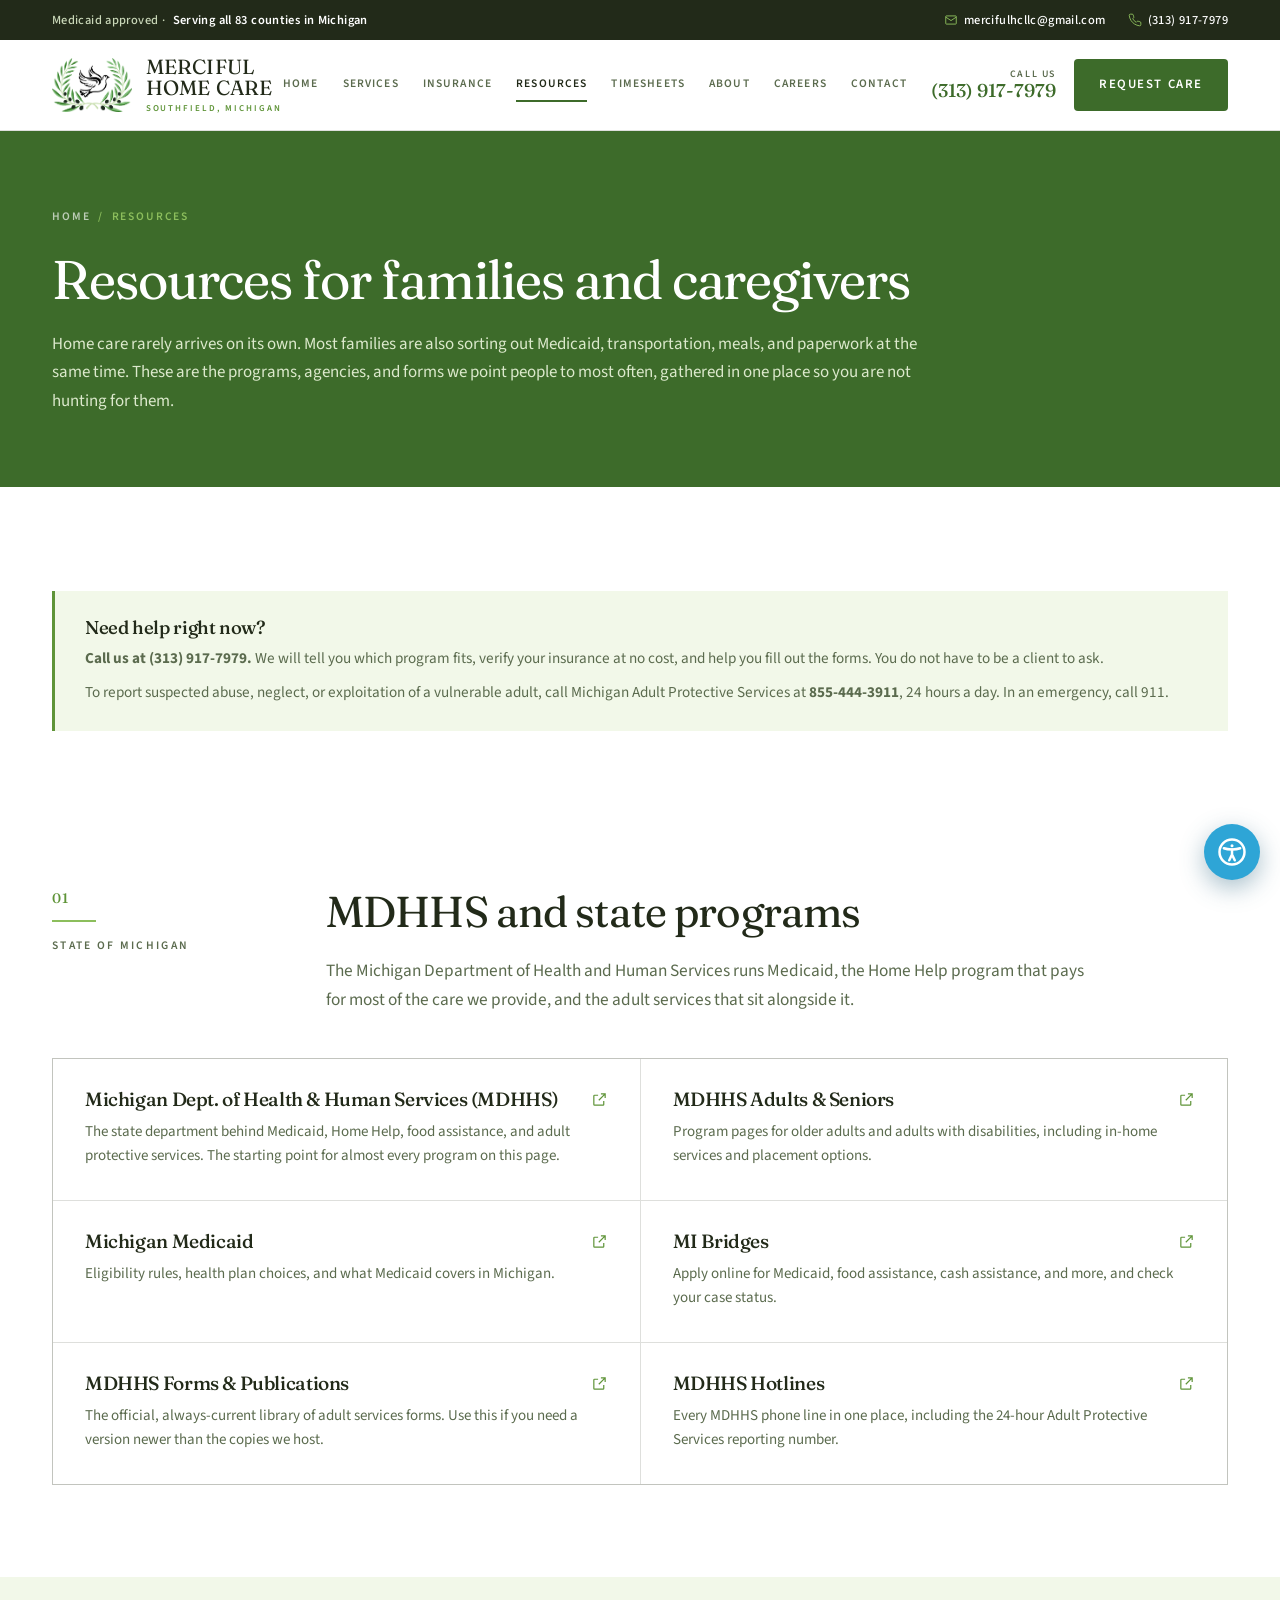
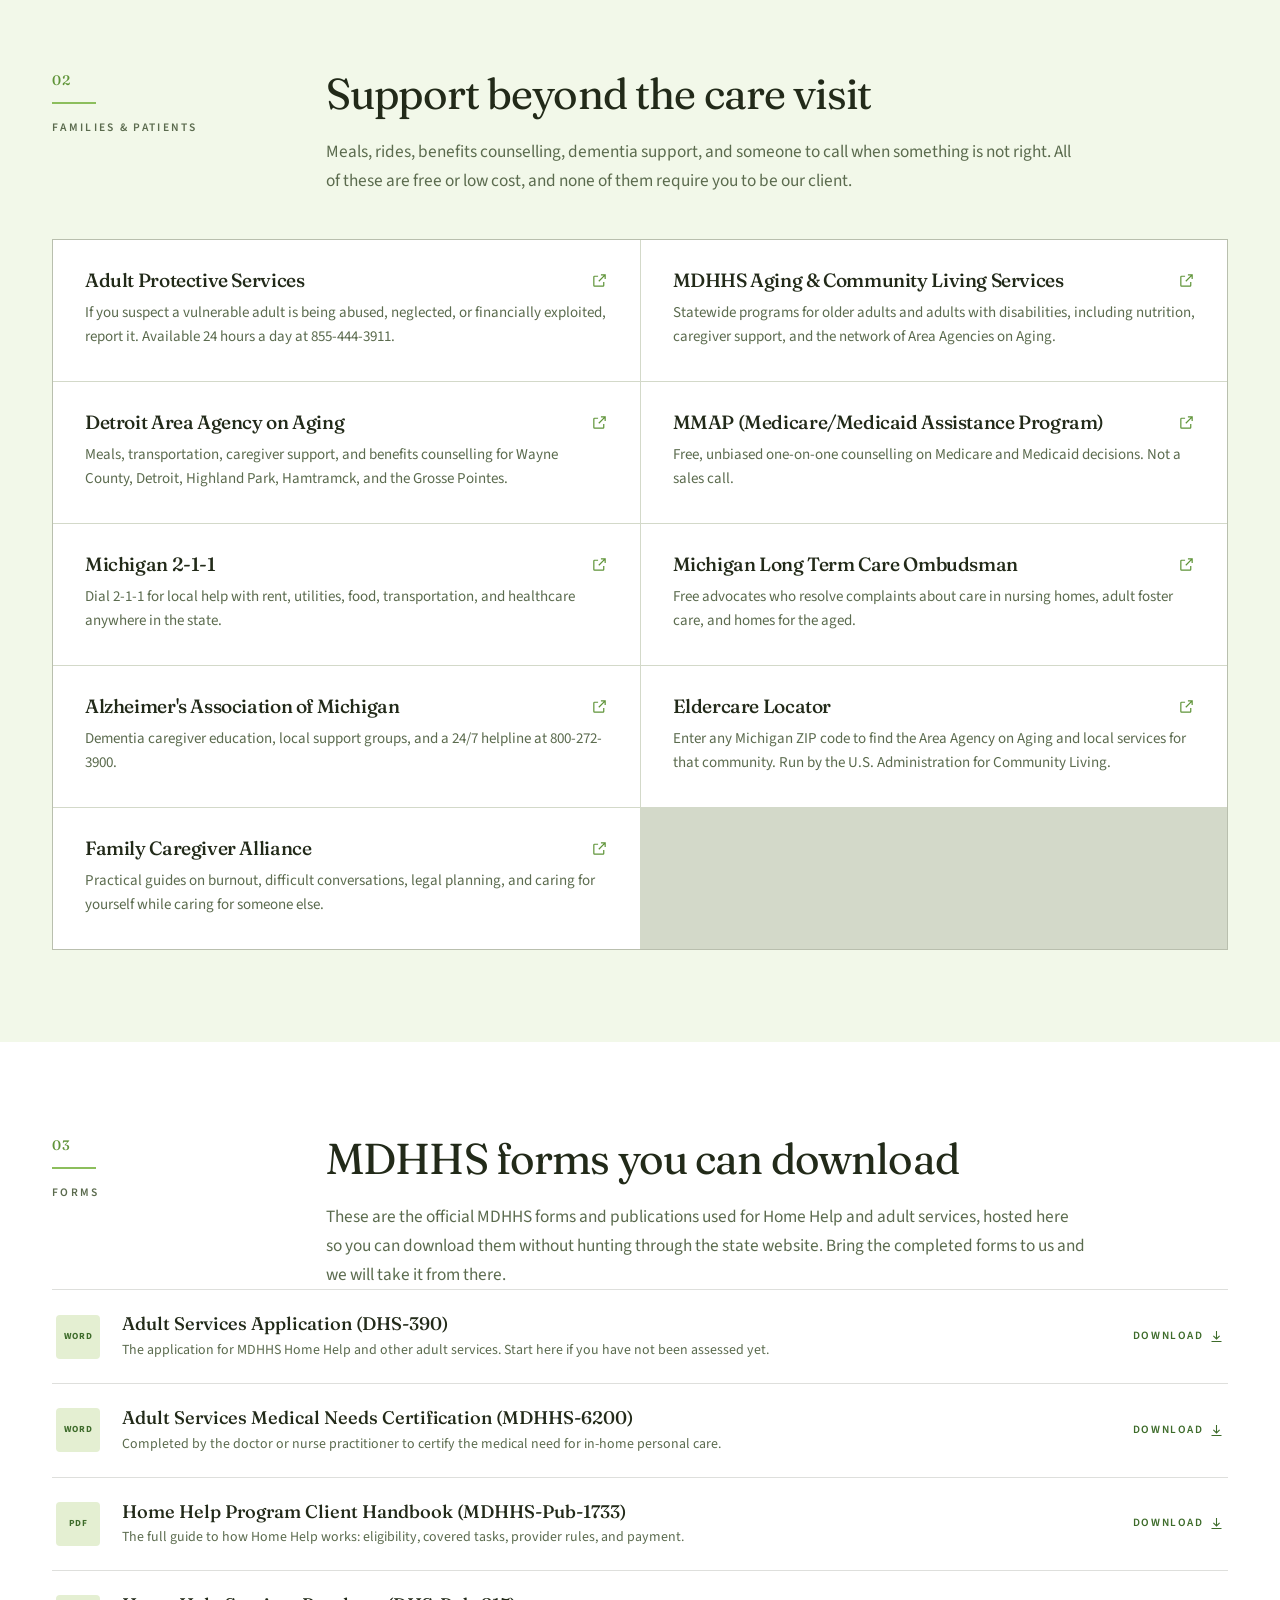
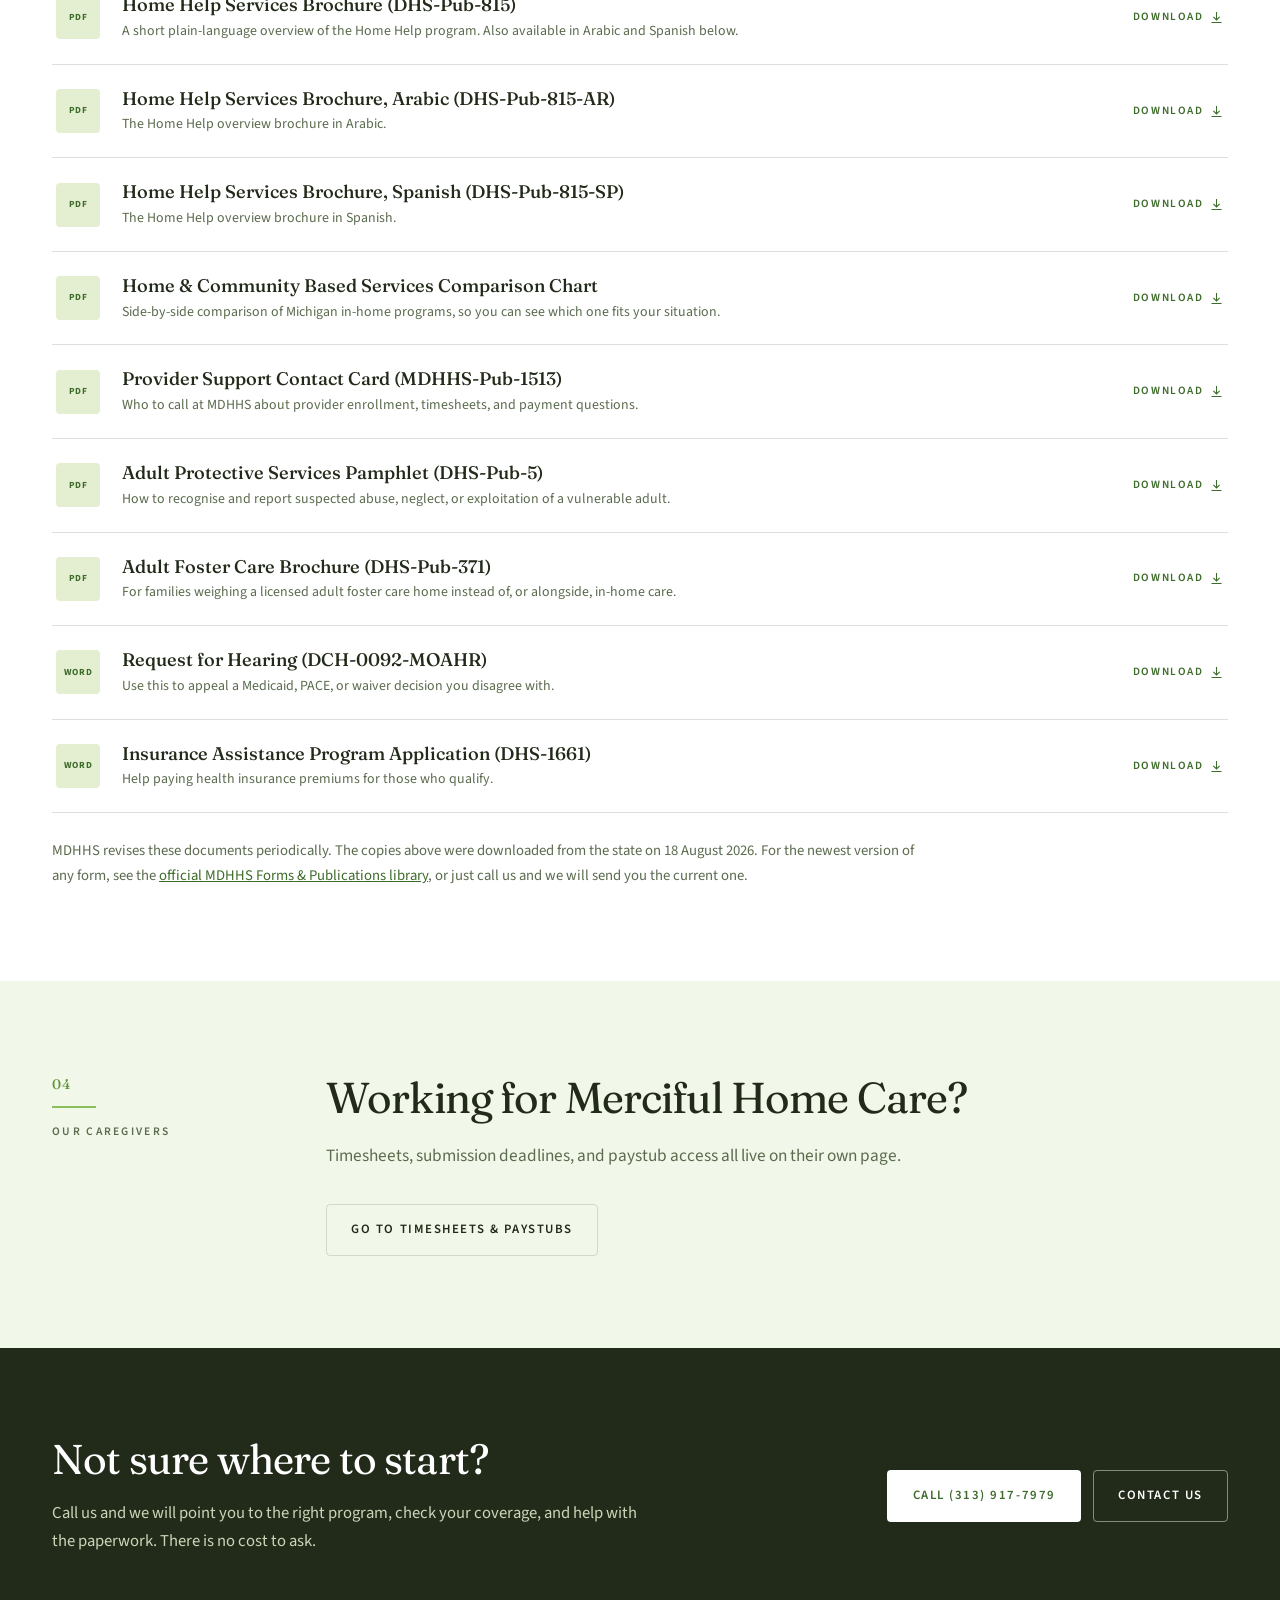
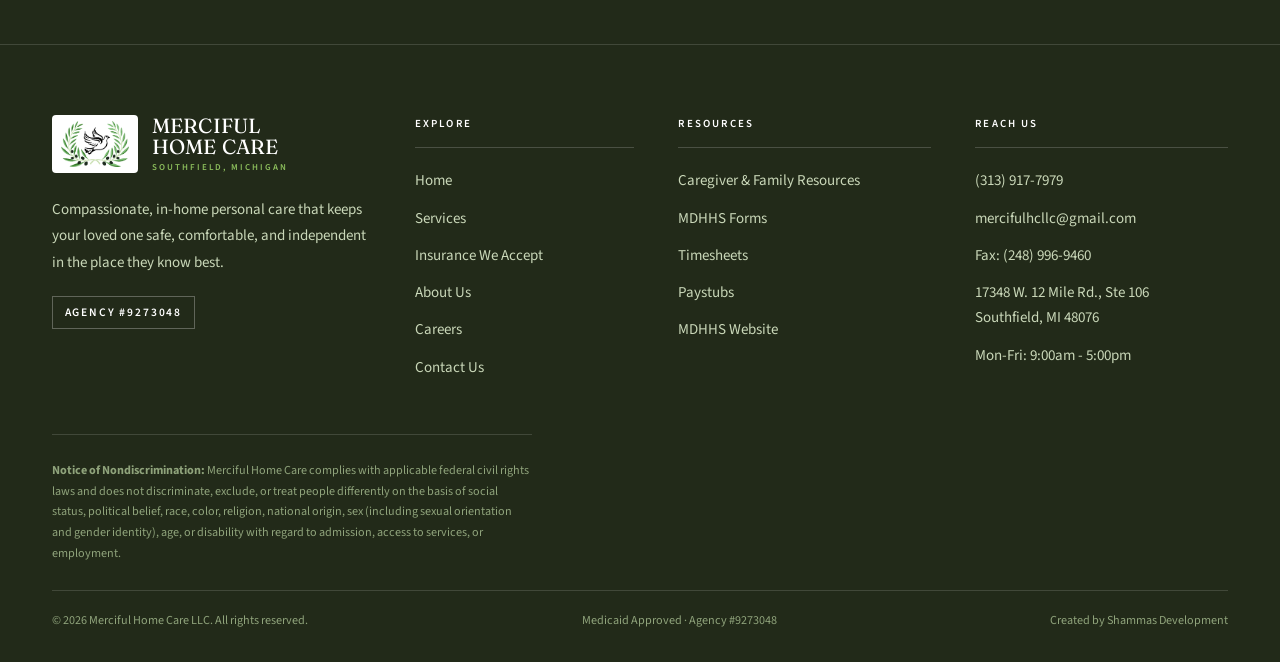
<file: resources.html>
<!DOCTYPE html>
<html lang="en">
<head>
<meta charset="UTF-8" />
<meta name="viewport" content="width=device-width, initial-scale=1" />
<title>Resources for Families &amp; Caregivers | Merciful Home Care</title>
<meta name="description" content="MDHHS programs, downloadable Michigan Home Help forms, and support services for caregivers and patients across Michigan. Merciful Home Care, Southfield MI." />
<meta property="og:title" content="Resources for Families &amp; Caregivers | Merciful Home Care" />
<meta property="og:description" content="MDHHS programs, downloadable Michigan Home Help forms, and support services for caregivers and patients across Michigan. Merciful Home Care, Southfield MI." />
<meta property="og:type" content="website" />
<meta property="og:image" content="assets/img/logo.png" />
<link rel="icon" href="favicon.ico" sizes="any">
<link rel="icon" type="image/png" href="assets/img/favicon-256.png">
<link rel="apple-touch-icon" href="assets/img/apple-touch-icon.png">
<link rel="preconnect" href="https://fonts.googleapis.com">
<link rel="preconnect" href="https://fonts.gstatic.com" crossorigin>
<link href="https://fonts.googleapis.com/css2?family=Fraunces:ital,opsz,wght@0,9..144,400;0,9..144,500;0,9..144,600;1,9..144,400&family=Source+Sans+3:ital,wght@0,400;0,500;0,600;0,700;1,400&display=swap" rel="stylesheet">
<link rel="stylesheet" href="assets/a11y.css">
<style>
:root{
  --green-deep:#3D6B2A;--green:#5F9438;--green-bright:#8CBE5C;
  --sand:#F2F8E9;--sand-deep:#E4EFD2;--paper:#FFFFFF;
  --ink:#222A19;--ink-soft:#5B6B4E;--line:rgba(34,42,25,.15);--line-soft:rgba(34,42,25,.08);
  --maxw:1240px;--r:4px;
  --display:"Fraunces",Georgia,"Times New Roman",serif;
  --body:"Source Sans 3",-apple-system,BlinkMacSystemFont,"Segoe UI",sans-serif;
}
*{box-sizing:border-box;margin:0;padding:0}
html{scroll-behavior:smooth}
body{font-family:var(--body);color:var(--ink);background:var(--paper);font-size:1.09rem;line-height:1.68;-webkit-font-smoothing:antialiased;overflow-x:hidden}
img{max-width:100%;display:block}
a{color:inherit;text-decoration:none}
h1,h2,h3{font-family:var(--display);font-weight:500;line-height:1.14;letter-spacing:-.02em;font-variation-settings:"SOFT" 20,"WONK" 0}
.wrap{max-width:var(--maxw);margin:0 auto;padding:0 32px}
.eyebrow{font-family:var(--body);font-weight:600;font-size:.72rem;letter-spacing:.2em;text-transform:uppercase;color:var(--green)}
.rule{height:1px;background:var(--line);border:0}
.btn{display:inline-flex;align-items:center;justify-content:center;gap:.6em;white-space:nowrap;font-family:var(--body);font-weight:600;font-size:.8rem;letter-spacing:.12em;text-transform:uppercase;padding:1.12em 1.9em;border-radius:var(--r);border:1px solid transparent;cursor:pointer;transition:background .25s,color .25s,border-color .25s}
.btn svg{width:1.2em;height:1.2em}
.btn-solid{background:var(--green-deep);color:#fff}
.btn-solid:hover{background:var(--ink)}
.btn-line{background:transparent;color:var(--ink);border-color:var(--line)}
.btn-line:hover{border-color:var(--ink);background:var(--ink);color:#fff}
.btn-white{background:#fff;color:var(--green-deep)}
.btn-white:hover{background:var(--green-bright);color:var(--ink)}
.btn-linew{background:transparent;color:#fff;border-color:rgba(255,255,255,.45)}
.btn-linew:hover{background:#fff;color:var(--green-deep);border-color:#fff}
:focus-visible{outline:2px solid var(--green-deep);outline-offset:3px}
.topbar{background:var(--ink);color:#C9D7B8;font-size:.78rem;letter-spacing:.03em}
.topbar .wrap{display:flex;align-items:center;justify-content:space-between;gap:18px;min-height:40px;flex-wrap:wrap}
.topbar a{display:inline-flex;align-items:center;gap:.5em;color:#fff;font-weight:500;white-space:nowrap}
.topbar a svg{width:14px;height:14px;flex:none;color:var(--green-bright)}
.topbar a:hover{color:var(--green-bright)}
.topbar .left{display:inline-flex;align-items:center;gap:.6em;white-space:nowrap;font-weight:500}
.topbar .left b{color:#fff;font-weight:600}
.topbar .right{display:flex;gap:22px;align-items:center;flex-wrap:wrap}
header.nav{position:sticky;top:0;z-index:50;background:#fff;border-bottom:1px solid var(--line)}
.nav .wrap{display:flex;align-items:center;justify-content:space-between;gap:24px;min-height:90px}
.brand{display:flex;align-items:center;gap:14px;color:var(--ink)}
.brand .logo{height:54px;width:auto;flex:none}
.brand .wm{font-family:var(--display);font-size:1.28rem;line-height:1.02;letter-spacing:.01em;text-transform:uppercase;white-space:nowrap}
.brand .wm small{display:block;font-family:var(--body);font-weight:600;font-size:.56rem;letter-spacing:.22em;color:var(--green);margin-top:5px}
nav.links{display:flex;align-items:center;gap:24px}
nav.links a{font-weight:600;font-size:.72rem;letter-spacing:.1em;text-transform:uppercase;color:var(--ink-soft);padding:6px 0;border-bottom:2px solid transparent;transition:color .2s,border-color .2s}
nav.links a:hover{color:var(--ink);border-color:var(--green-bright)}
.p-home nav.links a[href="/"],.p-services nav.links a[href="services"],.p-insurance nav.links a[href="insurance"],.p-resources nav.links a[href="resources"],.p-timesheets nav.links a[href="timesheets"],.p-about nav.links a[href="about"],.p-careers nav.links a[href="careers"],.p-contact nav.links a[href="contact"]{color:var(--ink);border-color:var(--green-deep)}
.nav-cta{display:flex;align-items:center;gap:18px}
.nav-tel{display:inline-flex;flex-direction:column;line-height:1.15;text-align:right}
.nav-tel small{font-size:.62rem;letter-spacing:.16em;text-transform:uppercase;color:var(--ink-soft);font-weight:600}
.nav-tel b{font-family:var(--display);font-size:1.16rem;font-weight:500;color:var(--green-deep);white-space:nowrap}
.nav-call{display:none;padding:.82em}
.nav-call svg{width:20px;height:20px}
.menu-btn{display:none;position:relative;background:none;border:1px solid var(--line);border-radius:var(--r);cursor:pointer;color:var(--ink);padding:10px}
.menu-btn svg{width:22px;height:22px;transition:opacity .2s}
.nav-overlay{position:fixed;inset:0;background:rgba(34,42,25,.55);opacity:0;visibility:hidden;pointer-events:none;transition:opacity .3s,visibility .3s;z-index:49}
.nav-overlay.open{opacity:1;visibility:visible;pointer-events:auto}
body.menu-open{overflow:hidden}
body.menu-open .menu-btn>svg{opacity:0}
body.menu-open .menu-btn{border-color:rgba(255,255,255,.4)}
body.menu-open .menu-btn::before,body.menu-open .menu-btn::after{content:"";position:absolute;left:50%;top:50%;width:20px;height:2px;background:#fff;border-radius:2px}
body.menu-open .menu-btn::before{transform:translate(-50%,-50%) rotate(45deg)}
body.menu-open .menu-btn::after{transform:translate(-50%,-50%) rotate(-45deg)}
.hero{display:grid;grid-template-columns:1.02fr .98fr;min-height:min(76vh,660px)}
.hero .panel{background:var(--green-deep);color:#fff;display:flex;flex-direction:column;justify-content:center;padding:76px 0 76px 0}
.hero .inner{width:100%;padding-left:max(32px,calc((100vw - var(--maxw))/2 + 32px));padding-right:60px}
.hero .eyebrow{color:var(--green-bright)}
.hero h1{font-size:clamp(2.5rem,4.4vw,3.75rem);color:#fff;margin:.42em 0 .5em;font-weight:400}
.hero h1 em{font-style:italic;color:var(--green-bright)}
.hero p{color:#DCE9CC;font-size:1.06rem;max-width:34em}
.hero p+p{margin-top:.9em}
.hero .row{display:flex;gap:12px;flex-wrap:wrap;margin-top:34px}
.hero .shot{position:relative;background:var(--sand)}
.hero .shot img{position:absolute;inset:0;width:100%;height:100%;object-fit:cover}
.factbar{border-bottom:1px solid var(--line);background:#fff}
.factbar .wrap{display:grid;grid-template-columns:repeat(4,1fr);padding:0 32px}
.fact{padding:26px 30px 26px 0;border-left:1px solid var(--line);padding-left:30px}
.fact:first-child{border-left:0;padding-left:0}
.fact b{display:block;font-family:var(--display);font-size:1.34rem;font-weight:500;color:var(--ink);line-height:1.2}
.fact span{display:block;font-size:.68rem;letter-spacing:.16em;text-transform:uppercase;color:var(--ink-soft);font-weight:600;margin-top:5px}
.pagehead{background:var(--green-deep);color:#fff;padding:76px 0 72px}
.pagehead .crumb{font-size:.72rem;letter-spacing:.16em;text-transform:uppercase;color:var(--green-bright);font-weight:600}
.pagehead .crumb a{color:rgba(255,255,255,.66)}
.pagehead .crumb a:hover{color:#fff}
.pagehead h1{font-size:clamp(2.2rem,4.6vw,3.4rem);color:#fff;margin:.42em 0 .34em;font-weight:400;max-width:16em}
.pagehead p{color:#DCE9CC;font-size:1.06rem;max-width:52em}
.band{padding:92px 0}
.band.alt{background:var(--sand)}
.band.tight{padding:64px 0}
.grid2{display:grid;grid-template-columns:210px 1fr;gap:64px;align-items:start}
.slab{position:sticky;top:120px}
.slab .num{font-family:var(--display);font-size:.86rem;font-weight:500;color:var(--green);letter-spacing:.1em;display:block;padding-bottom:10px;border-bottom:2px solid var(--green-bright);margin-bottom:14px;width:44px}
.slab p{font-size:.72rem;letter-spacing:.2em;text-transform:uppercase;font-weight:600;color:var(--ink-soft)}
.lead h2{font-size:clamp(1.9rem,3.5vw,2.7rem);color:var(--ink);max-width:17em;font-weight:400}
.lead>p{color:var(--ink-soft);font-size:1.08rem;max-width:44em;margin-top:1.1em}
.lead .btn{margin-top:34px}
.matrix{display:grid;grid-template-columns:repeat(3,1fr);border-top:1px solid var(--line);border-left:1px solid var(--line);margin-top:52px}
.mcell{border-right:1px solid var(--line);border-bottom:1px solid var(--line);padding:38px 34px 40px;transition:background .3s;display:block}
.mcell:hover{background:var(--sand)}
.band.alt .mcell:hover{background:#fff}
.mcell .ic{color:var(--green);display:block;margin-bottom:20px}
.mcell .ic svg{width:30px;height:30px}
.mcell h3{font-size:1.24rem;color:var(--ink);margin-bottom:9px;font-weight:500}
.mcell p{font-size:.95rem;color:var(--ink-soft);line-height:1.65}
.mcell .go{display:inline-flex;align-items:center;gap:.45em;margin-top:16px;font-size:.7rem;letter-spacing:.14em;text-transform:uppercase;font-weight:600;color:var(--green-deep)}
.mcell .go svg{width:14px;height:14px;transition:transform .25s}
.mcell:hover .go svg{transform:translateX(4px)}
.mcell.fill{background:var(--green-deep);color:#fff}
.mcell.fill:hover{background:var(--ink)}
.mcell.fill h3{color:#fff}
.mcell.fill p{color:#DCE9CC}
.mcell.fill .ic,.mcell.fill .go{color:var(--green-bright)}
.photoband{position:relative;min-height:520px;display:grid;place-items:center;background:var(--ink);overflow:hidden}
.photoband img{position:absolute;inset:0;width:100%;height:100%;object-fit:cover;opacity:.36}
.photoband .q{position:relative;max-width:880px;text-align:center;color:#fff;padding:80px 32px}
.photoband blockquote{font-family:var(--display);font-size:clamp(1.6rem,3.4vw,2.5rem);line-height:1.3;font-weight:400}
.photoband blockquote em{font-style:italic;color:var(--green-bright)}
.photoband .attr{margin-top:26px;font-size:.72rem;letter-spacing:.2em;text-transform:uppercase;color:rgba(255,255,255,.7);font-weight:600}
.slist{border-top:1px solid var(--line)}
.srow{display:grid;grid-template-columns:64px 1fr 1fr;gap:44px;padding:44px 0;border-bottom:1px solid var(--line);scroll-margin-top:130px;align-items:start}
.srow .n{font-family:var(--display);font-size:1.5rem;color:var(--green-bright);font-weight:500;line-height:1}
.srow h2{font-size:1.6rem;color:var(--ink);font-weight:500;margin-bottom:.5em}
.srow>div>p{color:var(--ink-soft);font-size:1rem}
.srow ul{list-style:none;display:grid;gap:11px;padding-top:6px}
.srow li{display:flex;gap:12px;align-items:flex-start;font-size:.96rem;color:var(--ink)}
.srow li svg{width:18px;height:18px;color:var(--green);flex:none;margin-top:5px}
.hire{background:var(--green-deep);color:#fff}
.hire .wrap{display:grid;grid-template-columns:1.3fr .7fr;gap:60px;align-items:start;padding-top:92px;padding-bottom:92px}
.hire .eyebrow{color:var(--green-bright)}
.hire h2{color:#fff;font-size:clamp(1.9rem,3.8vw,2.8rem);margin:.42em 0 .5em;font-weight:400;max-width:14em}
.hire p{color:#DCE9CC;font-size:1.06rem;max-width:38em}
.hire ul{list-style:none;display:grid;gap:0;margin-top:32px;border-top:1px solid rgba(255,255,255,.22)}
.hire li{display:flex;gap:14px;align-items:flex-start;padding:15px 0;border-bottom:1px solid rgba(255,255,255,.22);font-size:.98rem;color:#fff}
.hire li svg{width:19px;height:19px;color:var(--green-bright);flex:none;margin-top:4px}
.hire .box{border:1px solid rgba(255,255,255,.3);padding:34px}
.hire .box h3{color:#fff;font-size:1.36rem;font-weight:500;margin-bottom:12px}
.hire .box p{color:#DCE9CC;font-size:.96rem;margin-bottom:24px}
.hire .box .btn{width:100%}
.hire .box .btn+.btn{margin-top:10px}
.marq-sec{padding:70px 0;background:#fff;border-top:1px solid var(--line);border-bottom:1px solid var(--line)}
.marq-sec .head{display:flex;justify-content:space-between;align-items:flex-end;gap:32px;flex-wrap:wrap;margin-bottom:38px}
.marq-sec .head h2{font-size:clamp(1.5rem,2.8vw,2.1rem);color:var(--ink);font-weight:400;max-width:16em;margin-top:.35em}
.marq-sec .head p{color:var(--ink-soft);font-size:.95rem;max-width:26em}
.marquee{position:relative;overflow:hidden;-webkit-mask-image:linear-gradient(90deg,transparent,#000 7%,#000 93%,transparent);mask-image:linear-gradient(90deg,transparent,#000 7%,#000 93%,transparent)}
.marquee-track{display:flex;width:max-content;animation:slide 52s linear infinite}
.marquee:hover .marquee-track,.marquee:focus-within .marquee-track{animation-play-state:paused}
@keyframes slide{from{transform:translateX(0)}to{transform:translateX(-50%)}}
.ins{display:flex;align-items:center;justify-content:center;text-align:center;flex:none;width:218px;height:88px;padding:0 24px;border:1px solid var(--line);border-right:0;font-family:var(--display);font-size:1.02rem;font-weight:500;color:var(--ink);line-height:1.25;background:#fff}
.marquee-track .ins:last-child{border-right:1px solid var(--line)}
.ins img{max-height:46px;max-width:160px;width:auto;object-fit:contain}
.ins-matrix{display:grid;grid-template-columns:repeat(5,1fr);border-top:1px solid var(--line);border-left:1px solid var(--line)}
.ins-matrix .ins{width:auto;height:126px;border:0;border-right:1px solid var(--line);border-bottom:1px solid var(--line)}
.steps-row{display:grid;grid-template-columns:repeat(3,1fr);border-top:2px solid var(--ink);margin-top:52px}
.stepx{padding:32px 34px 8px;border-right:1px solid var(--line)}
.stepx:first-child{padding-left:0}
.stepx:last-child{border-right:0}
.stepx .n{font-family:var(--display);font-size:2.9rem;color:var(--green-bright);line-height:1;font-weight:400}
.stepx h3{font-size:1.22rem;color:var(--ink);margin:.5em 0 .4em;font-weight:500}
.stepx p{color:var(--ink-soft);font-size:.96rem}
.split{display:grid;grid-template-columns:1fr 1fr;gap:70px;align-items:center}
.split .art{position:relative;aspect-ratio:4/3.4;background:var(--sand);overflow:hidden}
.split .art img{position:absolute;inset:0;width:100%;height:100%;object-fit:cover}
.vlist{border-top:1px solid var(--line);margin-top:34px}
.vrow{display:flex;gap:20px;padding:22px 0;border-bottom:1px solid var(--line)}
.vrow .ic{color:var(--green);flex:none}
.vrow .ic svg{width:26px;height:26px}
.vrow h3{font-size:1.1rem;color:var(--ink);margin-bottom:4px;font-weight:500}
.vrow p{color:var(--ink-soft);font-size:.95rem}
.faq details{border-bottom:1px solid var(--line);padding:24px 0}
.faq details:first-of-type{border-top:1px solid var(--line)}
.faq summary{font-family:var(--display);font-size:1.22rem;font-weight:500;color:var(--ink);cursor:pointer;list-style:none;display:flex;justify-content:space-between;gap:24px;align-items:center}
.faq summary::-webkit-details-marker{display:none}
.faq summary::after{content:"+";font-family:var(--body);font-weight:400;color:var(--green);font-size:1.5rem;line-height:1;flex:none}
.faq details[open] summary::after{content:"\2212"}
.faq p{color:var(--ink-soft);font-size:1rem;margin-top:12px;max-width:64em}
.cinfo{border-top:1px solid var(--line)}
.crow{display:grid;grid-template-columns:150px 1fr;gap:24px;padding:22px 0;border-bottom:1px solid var(--line);align-items:baseline}
.crow dt{font-size:.7rem;letter-spacing:.18em;text-transform:uppercase;font-weight:600;color:var(--ink-soft)}
.crow dd{font-family:var(--display);font-size:1.22rem;font-weight:500;color:var(--ink);overflow-wrap:anywhere}
.crow dd a:hover{color:var(--green-deep)}
.crow dd small{display:block;font-family:var(--body);font-size:.84rem;font-weight:400;color:var(--ink-soft);margin-top:3px;letter-spacing:0}
.form{background:var(--sand);padding:40px;border:1px solid var(--line)}
.band.alt .form{background:#fff}
.form h3{font-family:var(--display);font-size:1.6rem;color:var(--ink);margin-bottom:8px;font-weight:500}
.form>p{color:var(--ink-soft);font-size:.95rem;margin-bottom:26px}
.field{margin-bottom:18px}
.field label{display:block;font-weight:600;font-size:.68rem;letter-spacing:.14em;text-transform:uppercase;color:var(--ink-soft);margin-bottom:7px}
.field input,.field select,.field textarea{width:100%;font-family:var(--body);font-size:1rem;color:var(--ink);padding:.82em .9em;border:1px solid var(--line);border-radius:var(--r);background:#fff;transition:border-color .2s}
.field input:focus,.field select:focus,.field textarea:focus{outline:none;border-color:var(--green-deep)}
.row2{display:grid;grid-template-columns:1fr 1fr;gap:18px}
.form .btn{width:100%;margin-top:8px}
.form .note{font-size:.78rem;color:var(--ink-soft);margin-top:14px;line-height:1.6}
.hp{position:absolute;left:-9999px;opacity:0}
.map{border:1px solid var(--line);aspect-ratio:16/10;background:var(--sand);margin-top:34px}
.map iframe{width:100%;height:100%;border:0;display:block}
.cta{background:var(--ink);color:#fff;padding:88px 0}
.cta .wrap{display:grid;grid-template-columns:1.2fr .8fr;gap:56px;align-items:center}
.cta h2{color:#fff;font-size:clamp(1.8rem,3.4vw,2.6rem);font-weight:400;max-width:14em}
.cta p{color:#C9D7B8;font-size:1.04rem;margin-top:1em;max-width:36em}
.cta .row{display:flex;gap:12px;flex-wrap:wrap;justify-content:flex-end}
footer.site{background:var(--ink);color:#C9D7B8;font-size:.94rem;border-top:1px solid rgba(255,255,255,.14)}
footer.site .top{display:grid;grid-template-columns:1.45fr 1fr 1.15fr 1.15fr;gap:44px;padding:70px 0 54px}
footer.site .brand{color:#fff}
footer.site .brand .wm small{color:var(--green-bright)}
footer.site p.about{margin-top:24px;max-width:34em;line-height:1.75}
footer.site .agency{margin-top:20px;display:inline-block;border:1px solid rgba(255,255,255,.28);padding:.5em 1em;font-size:.72rem;letter-spacing:.16em;text-transform:uppercase;color:#fff;font-weight:600}
footer.site h4{font-family:var(--body);font-weight:600;font-size:.68rem;letter-spacing:.2em;text-transform:uppercase;color:#fff;margin-bottom:20px;padding-bottom:14px;border-bottom:1px solid rgba(255,255,255,.18)}
footer.site ul{list-style:none;display:flex;flex-direction:column;gap:12px}
footer.site ul a{overflow-wrap:anywhere}
footer.site ul a:hover{color:var(--green-bright)}
footer.site .notice{font-size:.76rem;color:#8FA37B;line-height:1.7;padding:26px 0;border-top:1px solid rgba(255,255,255,.14);max-width:80ch}
footer.site .legal{display:flex;justify-content:space-between;gap:18px;flex-wrap:wrap;font-size:.76rem;color:#8FA37B;padding:20px 0 30px;border-top:1px solid rgba(255,255,255,.14)}
footer.site .legal a{color:#8FA37B}
footer.site .legal a:hover{color:var(--green-bright)}
.reveal{opacity:0;transform:translateY(18px);transition:opacity .7s ease,transform .7s ease}
.reveal.in{opacity:1;transform:none}
[data-delay="1"]{transition-delay:.09s}[data-delay="2"]{transition-delay:.18s}[data-delay="3"]{transition-delay:.27s}
@media(max-width:1120px){
 .hero .inner{padding-left:32px;padding-right:44px;max-width:none}
 nav.links{gap:22px}
 .brand .wm{font-size:1.12rem}
 .grid2{grid-template-columns:170px 1fr;gap:44px}
}
@media(max-width:1000px){
 .nav-tel{display:none}
 .ins-matrix{grid-template-columns:repeat(3,1fr)}
}
@media(max-width:900px){
 nav.links{position:fixed;top:0;right:0;width:min(330px,86vw);height:100vh;height:100dvh;background:var(--green-deep);flex-direction:column;align-items:flex-start;justify-content:flex-start;gap:0;padding:100px 32px;transform:translateX(105%);transition:transform .32s ease;z-index:60;overflow-y:auto}
 nav.links.open{transform:none}
 nav.links a{font-size:.9rem;padding:18px 0;width:100%;border-bottom:1px solid rgba(255,255,255,.2);border-top:0;color:#fff}
 nav.links a:hover{color:var(--green-bright);border-color:rgba(255,255,255,.2)}
 .p-home nav.links a[href="/"],.p-services nav.links a[href="services"],.p-insurance nav.links a[href="insurance"],.p-resources nav.links a[href="resources"],.p-timesheets nav.links a[href="timesheets"],.p-about nav.links a[href="about"],.p-careers nav.links a[href="careers"],.p-contact nav.links a[href="contact"]{color:var(--green-bright);border-color:rgba(255,255,255,.2)}
 .menu-btn{display:inline-flex;z-index:70}
 .nav-req{display:none}
 .nav-call{display:inline-flex}
 .nav-cta{gap:10px}
 .nav .wrap{min-height:76px;gap:12px}
 .hero{grid-template-columns:1fr}
 .hero .shot{min-height:340px}
 .hero .panel{padding:64px 0}
 .hero .inner{margin:0;padding:0 32px}
 .factbar .wrap{grid-template-columns:1fr 1fr}
 .fact{padding:20px 24px;border-left:1px solid var(--line);border-bottom:1px solid var(--line)}
 .fact:first-child,.fact:nth-child(3){border-left:0;padding-left:0}
 .fact:nth-child(3),.fact:nth-child(4){border-bottom:0}
 .grid2{grid-template-columns:1fr;gap:22px}
 .slab{position:static;display:flex;align-items:center;gap:16px}
 .slab .num{padding-bottom:0;border-bottom:0;margin-bottom:0;width:auto}
 .matrix,.split,.hire .wrap,.cta .wrap{grid-template-columns:1fr}
 .matrix{grid-template-columns:1fr 1fr}
 .split{gap:38px}
 .cta .row{justify-content:flex-start}
 .srow{grid-template-columns:44px 1fr;gap:24px}
 .srow ul{grid-column:2}
 .steps-row{grid-template-columns:1fr}
 .stepx{border-right:0;border-bottom:1px solid var(--line);padding:26px 0 22px}
 .stepx:last-child{border-bottom:0}
 footer.site .top{grid-template-columns:1fr 1fr;gap:40px}
}
@media(max-width:680px){
 body{font-size:1rem}
 .topbar .hide-sm{display:none}
 .topbar .left{white-space:normal}
 .topbar .wrap{gap:10px;padding-top:6px;padding-bottom:6px}
 .topbar .right{gap:14px}
 .wrap{padding:0 22px}
 .hero .inner{padding:0 22px}
 .factbar .wrap{padding:0 22px}
 .band{padding:68px 0}
 .matrix{grid-template-columns:1fr}
 .ins-matrix{grid-template-columns:1fr 1fr}
 .ins-matrix .ins{height:104px;font-size:.92rem;padding:0 14px}
 .mcell{padding:30px 26px 32px}
 .brand .logo{height:44px}
 .brand .wm{font-size:1rem}
 .form{padding:28px 22px}
 .row2{grid-template-columns:1fr}
 .crow{grid-template-columns:1fr;gap:6px;padding:18px 0}
 .srow{grid-template-columns:1fr;gap:16px}
 .srow .n{font-size:1.1rem}
 .srow ul{grid-column:1}
 footer.site .top{grid-template-columns:1fr}
 .hire .wrap{padding-top:64px;padding-bottom:64px}
}
@media(max-width:400px){.brand .wm small{display:none}}
@media(prefers-reduced-motion:reduce){
 *{animation:none!important;transition:none!important;scroll-behavior:auto!important}
 .reveal{opacity:1;transform:none}
}
.gt-wrap{display:inline-flex;align-items:center}
#google_translate_element .goog-te-gadget{font-size:0}
#google_translate_element .goog-te-combo{margin:0;padding:2px 6px;border-radius:var(--r);border:1px solid rgba(255,255,255,.35);background:transparent;color:#fff;font-family:var(--body);font-size:.74rem;font-weight:500;cursor:pointer;line-height:1.4}
#google_translate_element .goog-te-combo option{color:#222A19}
.goog-te-banner-frame,.goog-logo-link,.goog-te-gadget span{display:none!important}
.goog-te-gadget{color:transparent!important}
body{top:0!important}
@media(max-width:1180px) and (min-width:901px){
 nav.links{position:fixed;top:0;right:0;width:min(330px,86vw);height:100vh;height:100dvh;background:var(--green-deep);flex-direction:column;align-items:flex-start;justify-content:flex-start;gap:0;padding:100px 32px;transform:translateX(105%);transition:transform .32s ease;z-index:60;overflow-y:auto}
 nav.links.open{transform:none}
 nav.links a{font-size:.9rem;padding:18px 0;width:100%;border-bottom:1px solid rgba(255,255,255,.2);border-top:0;color:#fff}
 nav.links a:hover{color:var(--green-bright);border-color:rgba(255,255,255,.2)}
 .p-home nav.links a[href="/"],.p-services nav.links a[href="services"],.p-insurance nav.links a[href="insurance"],.p-resources nav.links a[href="resources"],.p-timesheets nav.links a[href="timesheets"],.p-about nav.links a[href="about"],.p-careers nav.links a[href="careers"],.p-contact nav.links a[href="contact"]{color:var(--green-bright);border-color:rgba(255,255,255,.2)}
 .menu-btn{display:inline-flex;z-index:70}
 .nav-req{display:none}
 .nav-call{display:inline-flex}
 .nav-tel{display:none}
}
.dl{border-top:1px solid var(--line)}
.dl a.row{display:grid;grid-template-columns:44px 1fr auto;align-items:center;gap:22px;padding:22px 4px;border-bottom:1px solid var(--line);transition:background .25s,padding .25s}
.dl a.row:hover{background:var(--sand);padding-left:14px;padding-right:14px}
.dl .ft{display:flex;align-items:center;justify-content:center;width:44px;height:44px;border-radius:var(--r);background:var(--sand-deep);color:var(--green-deep);font-family:var(--body);font-weight:700;font-size:.58rem;letter-spacing:.06em}
.dl .nm{font-family:var(--display);font-size:1.14rem;font-weight:500;color:var(--ink);line-height:1.3}
.dl .nm small{display:block;font-family:var(--body);font-size:.87rem;font-weight:400;color:var(--ink-soft);letter-spacing:0;margin-top:4px;line-height:1.5}
.dl .get{display:inline-flex;align-items:center;gap:.5em;font-weight:600;font-size:.7rem;letter-spacing:.14em;text-transform:uppercase;color:var(--green-deep);white-space:nowrap}
.dl .get svg{width:15px;height:15px}
.linkgrid{display:grid;grid-template-columns:repeat(2,1fr);gap:1px;background:var(--line);border:1px solid var(--line);margin-top:44px}
.linkgrid a{background:#fff;padding:30px 32px 32px;transition:background .3s}
.linkgrid a:hover{background:var(--sand)}
.linkgrid h3{font-size:1.2rem;font-weight:500;color:var(--ink);display:flex;align-items:center;justify-content:space-between;gap:16px}
.linkgrid h3 svg{width:17px;height:17px;color:var(--green);flex:none}
.linkgrid p{color:var(--ink-soft);font-size:.94rem;margin-top:9px;line-height:1.6}
.callout{background:var(--sand);border-left:3px solid var(--green);padding:26px 30px;margin-top:40px}
.callout h3{font-size:1.16rem;font-weight:500;margin-bottom:8px}
.callout p{color:var(--ink-soft);font-size:.95rem}
.callout p+p{margin-top:8px}
.bigdl{display:grid;grid-template-columns:1.25fr 1fr;gap:0;border:1px solid var(--line);margin-top:8px}
.bigdl .l{padding:46px 44px 48px}
.bigdl .r{background:var(--green-deep);color:#fff;padding:46px 44px 48px;display:flex;flex-direction:column;justify-content:center;gap:16px}
.bigdl .r h3{color:#fff;font-size:1.4rem;font-weight:500}
.bigdl .r p{color:#DCE9CC;font-size:.95rem}
.bigdl .l h3{font-size:1.5rem;font-weight:500;margin-bottom:12px}
.bigdl .l p{color:var(--ink-soft)}
.bigdl .meta{display:flex;gap:26px;flex-wrap:wrap;margin-top:24px;padding-top:22px;border-top:1px solid var(--line);font-size:.82rem;color:var(--ink-soft)}
.bigdl .meta b{display:block;font-family:var(--body);font-weight:600;font-size:.66rem;letter-spacing:.16em;text-transform:uppercase;color:var(--green);margin-bottom:4px}
@media(max-width:860px){.linkgrid{grid-template-columns:1fr}.bigdl{grid-template-columns:1fr}}
@media(max-width:680px){
 .dl a.row{grid-template-columns:36px 1fr;gap:16px}
 .dl .ft{width:36px;height:36px;font-size:.52rem}
 .dl .get{grid-column:2}
 .bigdl .l,.bigdl .r{padding:32px 24px 34px}
}
</style>
</head>
<body class="p-resources">
<div class="topbar">
  <div class="wrap">
    <span class="left">Medicaid approved &middot; <b>Serving all 83 counties in Michigan</b></span>
    <span class="right">
      <span class="gt-wrap"><span id="google_translate_element"></span></span>
      <a class="hide-sm" href="mailto:mercifulhcllc@gmail.com"><svg viewBox="0 0 24 24" fill="none" stroke="currentColor" stroke-width="1.6"><rect x="3" y="5" width="18" height="14" rx="1"/><path d="m3 7 9 6 9-6"/></svg>mercifulhcllc@gmail.com</a>
      <a href="tel:+13139177979"><svg viewBox="0 0 24 24" fill="none" stroke="currentColor" stroke-width="1.6"><path d="M22 16.92v3a2 2 0 0 1-2.18 2 19.79 19.79 0 0 1-8.63-3.07 19.5 19.5 0 0 1-6-6 19.79 19.79 0 0 1-3.07-8.67A2 2 0 0 1 4.11 2h3a2 2 0 0 1 2 1.72c.13.96.36 1.9.7 2.81a2 2 0 0 1-.45 2.11L8.09 9.91a16 16 0 0 0 6 6l1.27-1.27a2 2 0 0 1 2.11-.45c.91.34 1.85.57 2.81.7A2 2 0 0 1 22 16.92z"/></svg>(313) 917-7979</a>
    </span>
  </div>
</div>
<header class="nav" id="nav">
  <div class="wrap">
    <a class="brand" href="/"><img src="assets/img/logo.png" alt="" class="logo" aria-hidden="true"/><span class="wm">Merciful<br>Home Care<small>Southfield, Michigan</small></span></a>
    <nav class="links" id="links">
      <a href="/">Home</a><a href="services">Services</a><a href="insurance">Insurance</a><a href="resources">Resources</a><a href="timesheets">Timesheets</a><a href="about">About</a><a href="careers">Careers</a><a href="contact">Contact</a>
    </nav>
    <div class="nav-cta">
      <a class="nav-tel" href="tel:+13139177979"><small>Call us</small><b>(313) 917-7979</b></a>
      <a class="btn btn-solid nav-req" href="contact">Request care</a>
      <a class="btn btn-solid nav-call" href="tel:+13139177979" aria-label="Call (313) 917-7979"><svg viewBox="0 0 24 24" fill="none" stroke="currentColor" stroke-width="1.6"><path d="M22 16.92v3a2 2 0 0 1-2.18 2 19.79 19.79 0 0 1-8.63-3.07 19.5 19.5 0 0 1-6-6 19.79 19.79 0 0 1-3.07-8.67A2 2 0 0 1 4.11 2h3a2 2 0 0 1 2 1.72c.13.96.36 1.9.7 2.81a2 2 0 0 1-.45 2.11L8.09 9.91a16 16 0 0 0 6 6l1.27-1.27a2 2 0 0 1 2.11-.45c.91.34 1.85.57 2.81.7A2 2 0 0 1 22 16.92z"/></svg></a>
      <button class="menu-btn" id="menuBtn" aria-label="Open menu" aria-expanded="false"><svg viewBox="0 0 24 24" fill="none" stroke="currentColor" stroke-width="1.8"><line x1="3" y1="7" x2="21" y2="7"/><line x1="3" y1="12" x2="21" y2="12"/><line x1="3" y1="17" x2="21" y2="17"/></svg></button>
    </div>
  </div>
</header>
<div class="nav-overlay" id="navOverlay" aria-hidden="true"></div>
<main>
<section class="pagehead">
  <div class="wrap">
    <p class="crumb"><a href="/">Home</a> &nbsp;/&nbsp; Resources</p>
    <h1>Resources for families and caregivers</h1>
    <p>Home care rarely arrives on its own. Most families are also sorting out Medicaid, transportation, meals, and paperwork at the same time. These are the programs, agencies, and forms we point people to most often, gathered in one place so you are not hunting for them.</p>
  </div>
</section>

<section class="band tight">
  <div class="wrap">
    <div class="callout reveal">
      <h3>Need help right now?</h3>
      <p><strong>Call us at (313) 917-7979.</strong> We will tell you which program fits, verify your insurance at no cost, and help you fill out the forms. You do not have to be a client to ask.</p>
      <p>To report suspected abuse, neglect, or exploitation of a vulnerable adult, call Michigan Adult Protective Services at <strong>855-444-3911</strong>, 24 hours a day. In an emergency, call 911.</p>
    </div>
  </div>
</section>

<section class="band">
  <div class="wrap grid2">
    <div class="slab"><span class="num">01</span><p>State of Michigan</p></div>
    <div class="lead reveal">
      <h2>MDHHS and state programs</h2>
      <p>The Michigan Department of Health and Human Services runs Medicaid, the Home Help program that pays for most of the care we provide, and the adult services that sit alongside it.</p>
    </div>
  </div>
  <div class="wrap"><div class="linkgrid reveal"><a href="https://www.michigan.gov/mdhhs" target="_blank" rel="noopener"><h3>Michigan Dept. of Health &amp; Human Services (MDHHS) <svg viewBox="0 0 24 24" fill="none" stroke="currentColor" stroke-width="1.7"><path d="M14 4h6v6M20 4l-9 9"/><path d="M18 14v5a1 1 0 0 1-1 1H5a1 1 0 0 1-1-1V7a1 1 0 0 1 1-1h5"/></svg></h3><p>The state department behind Medicaid, Home Help, food assistance, and adult protective services. The starting point for almost every program on this page.</p></a><a href="https://www.michigan.gov/mdhhs/adult-child-serv/adults-and-seniors" target="_blank" rel="noopener"><h3>MDHHS Adults &amp; Seniors <svg viewBox="0 0 24 24" fill="none" stroke="currentColor" stroke-width="1.7"><path d="M14 4h6v6M20 4l-9 9"/><path d="M18 14v5a1 1 0 0 1-1 1H5a1 1 0 0 1-1-1V7a1 1 0 0 1 1-1h5"/></svg></h3><p>Program pages for older adults and adults with disabilities, including in-home services and placement options.</p></a><a href="https://www.michigan.gov/mdhhs/assistance-programs/medicaid" target="_blank" rel="noopener"><h3>Michigan Medicaid <svg viewBox="0 0 24 24" fill="none" stroke="currentColor" stroke-width="1.7"><path d="M14 4h6v6M20 4l-9 9"/><path d="M18 14v5a1 1 0 0 1-1 1H5a1 1 0 0 1-1-1V7a1 1 0 0 1 1-1h5"/></svg></h3><p>Eligibility rules, health plan choices, and what Medicaid covers in Michigan.</p></a><a href="https://newmibridges.michigan.gov" target="_blank" rel="noopener"><h3>MI Bridges <svg viewBox="0 0 24 24" fill="none" stroke="currentColor" stroke-width="1.7"><path d="M14 4h6v6M20 4l-9 9"/><path d="M18 14v5a1 1 0 0 1-1 1H5a1 1 0 0 1-1-1V7a1 1 0 0 1 1-1h5"/></svg></h3><p>Apply online for Medicaid, food assistance, cash assistance, and more, and check your case status.</p></a><a href="https://www.michigan.gov/mdhhs/adult-child-serv/adults-and-seniors/forms-pubs" target="_blank" rel="noopener"><h3>MDHHS Forms &amp; Publications <svg viewBox="0 0 24 24" fill="none" stroke="currentColor" stroke-width="1.7"><path d="M14 4h6v6M20 4l-9 9"/><path d="M18 14v5a1 1 0 0 1-1 1H5a1 1 0 0 1-1-1V7a1 1 0 0 1 1-1h5"/></svg></h3><p>The official, always-current library of adult services forms. Use this if you need a version newer than the copies we host.</p></a><a href="https://www.michigan.gov/mdhhs/inside-mdhhs/hotlines" target="_blank" rel="noopener"><h3>MDHHS Hotlines <svg viewBox="0 0 24 24" fill="none" stroke="currentColor" stroke-width="1.7"><path d="M14 4h6v6M20 4l-9 9"/><path d="M18 14v5a1 1 0 0 1-1 1H5a1 1 0 0 1-1-1V7a1 1 0 0 1 1-1h5"/></svg></h3><p>Every MDHHS phone line in one place, including the 24-hour Adult Protective Services reporting number.</p></a></div></div>
</section>

<section class="band alt">
  <div class="wrap grid2">
    <div class="slab"><span class="num">02</span><p>Families &amp; patients</p></div>
    <div class="lead reveal">
      <h2>Support beyond the care visit</h2>
      <p>Meals, rides, benefits counselling, dementia support, and someone to call when something is not right. All of these are free or low cost, and none of them require you to be our client.</p>
    </div>
  </div>
  <div class="wrap"><div class="linkgrid reveal"><a href="https://www.michigan.gov/mdhhs/adult-child-serv/abuse-neglect/adult-ps" target="_blank" rel="noopener"><h3>Adult Protective Services <svg viewBox="0 0 24 24" fill="none" stroke="currentColor" stroke-width="1.7"><path d="M14 4h6v6M20 4l-9 9"/><path d="M18 14v5a1 1 0 0 1-1 1H5a1 1 0 0 1-1-1V7a1 1 0 0 1 1-1h5"/></svg></h3><p>If you suspect a vulnerable adult is being abused, neglected, or financially exploited, report it. Available 24 hours a day at 855-444-3911.</p></a><a href="https://www.michigan.gov/mdhhs/adult-child-serv/adults-and-seniors/acls" target="_blank" rel="noopener"><h3>MDHHS Aging &amp; Community Living Services <svg viewBox="0 0 24 24" fill="none" stroke="currentColor" stroke-width="1.7"><path d="M14 4h6v6M20 4l-9 9"/><path d="M18 14v5a1 1 0 0 1-1 1H5a1 1 0 0 1-1-1V7a1 1 0 0 1 1-1h5"/></svg></h3><p>Statewide programs for older adults and adults with disabilities, including nutrition, caregiver support, and the network of Area Agencies on Aging.</p></a><a href="https://www.detroitseniorsolution.org" target="_blank" rel="noopener"><h3>Detroit Area Agency on Aging <svg viewBox="0 0 24 24" fill="none" stroke="currentColor" stroke-width="1.7"><path d="M14 4h6v6M20 4l-9 9"/><path d="M18 14v5a1 1 0 0 1-1 1H5a1 1 0 0 1-1-1V7a1 1 0 0 1 1-1h5"/></svg></h3><p>Meals, transportation, caregiver support, and benefits counselling for Wayne County, Detroit, Highland Park, Hamtramck, and the Grosse Pointes.</p></a><a href="https://www.mmapinc.org" target="_blank" rel="noopener"><h3>MMAP (Medicare/Medicaid Assistance Program) <svg viewBox="0 0 24 24" fill="none" stroke="currentColor" stroke-width="1.7"><path d="M14 4h6v6M20 4l-9 9"/><path d="M18 14v5a1 1 0 0 1-1 1H5a1 1 0 0 1-1-1V7a1 1 0 0 1 1-1h5"/></svg></h3><p>Free, unbiased one-on-one counselling on Medicare and Medicaid decisions. Not a sales call.</p></a><a href="https://www.mi211.org" target="_blank" rel="noopener"><h3>Michigan 2-1-1 <svg viewBox="0 0 24 24" fill="none" stroke="currentColor" stroke-width="1.7"><path d="M14 4h6v6M20 4l-9 9"/><path d="M18 14v5a1 1 0 0 1-1 1H5a1 1 0 0 1-1-1V7a1 1 0 0 1 1-1h5"/></svg></h3><p>Dial 2-1-1 for local help with rent, utilities, food, transportation, and healthcare anywhere in the state.</p></a><a href="https://mltcop.org" target="_blank" rel="noopener"><h3>Michigan Long Term Care Ombudsman <svg viewBox="0 0 24 24" fill="none" stroke="currentColor" stroke-width="1.7"><path d="M14 4h6v6M20 4l-9 9"/><path d="M18 14v5a1 1 0 0 1-1 1H5a1 1 0 0 1-1-1V7a1 1 0 0 1 1-1h5"/></svg></h3><p>Free advocates who resolve complaints about care in nursing homes, adult foster care, and homes for the aged.</p></a><a href="https://www.alz.org/gmc" target="_blank" rel="noopener"><h3>Alzheimer's Association of Michigan <svg viewBox="0 0 24 24" fill="none" stroke="currentColor" stroke-width="1.7"><path d="M14 4h6v6M20 4l-9 9"/><path d="M18 14v5a1 1 0 0 1-1 1H5a1 1 0 0 1-1-1V7a1 1 0 0 1 1-1h5"/></svg></h3><p>Dementia caregiver education, local support groups, and a 24/7 helpline at 800-272-3900.</p></a><a href="https://eldercare.acl.gov" target="_blank" rel="noopener"><h3>Eldercare Locator <svg viewBox="0 0 24 24" fill="none" stroke="currentColor" stroke-width="1.7"><path d="M14 4h6v6M20 4l-9 9"/><path d="M18 14v5a1 1 0 0 1-1 1H5a1 1 0 0 1-1-1V7a1 1 0 0 1 1-1h5"/></svg></h3><p>Enter any Michigan ZIP code to find the Area Agency on Aging and local services for that community. Run by the U.S. Administration for Community Living.</p></a><a href="https://www.caregiver.org" target="_blank" rel="noopener"><h3>Family Caregiver Alliance <svg viewBox="0 0 24 24" fill="none" stroke="currentColor" stroke-width="1.7"><path d="M14 4h6v6M20 4l-9 9"/><path d="M18 14v5a1 1 0 0 1-1 1H5a1 1 0 0 1-1-1V7a1 1 0 0 1 1-1h5"/></svg></h3><p>Practical guides on burnout, difficult conversations, legal planning, and caring for yourself while caring for someone else.</p></a></div></div>
</section>

<section class="band" id="forms">
  <div class="wrap grid2">
    <div class="slab"><span class="num">03</span><p>Forms</p></div>
    <div class="lead reveal">
      <h2>MDHHS forms you can download</h2>
      <p>These are the official MDHHS forms and publications used for Home Help and adult services, hosted here so you can download them without hunting through the state website. Bring the completed forms to us and we will take it from there.</p>
    </div>
  </div>
  <div class="wrap">
    <div class="dl reveal"><a class="row" href="assets/forms/mdhhs/DHS-390.docx"><span class="ft">WORD</span><span class="nm">Adult Services Application (DHS-390)<small>The application for MDHHS Home Help and other adult services. Start here if you have not been assessed yet.</small></span><span class="get">Download <svg viewBox="0 0 24 24" fill="none" stroke="currentColor" stroke-width="1.7"><path d="M12 3v12M7 11l5 5 5-5"/><path d="M4 20h16"/></svg></span></a><a class="row" href="assets/forms/mdhhs/MDHHS-6200.dotx"><span class="ft">WORD</span><span class="nm">Adult Services Medical Needs Certification (MDHHS-6200)<small>Completed by the doctor or nurse practitioner to certify the medical need for in-home personal care.</small></span><span class="get">Download <svg viewBox="0 0 24 24" fill="none" stroke="currentColor" stroke-width="1.7"><path d="M12 3v12M7 11l5 5 5-5"/><path d="M4 20h16"/></svg></span></a><a class="row" href="assets/forms/mdhhs/MDHHS-Pub-1733.pdf"><span class="ft">PDF</span><span class="nm">Home Help Program Client Handbook (MDHHS-Pub-1733)<small>The full guide to how Home Help works: eligibility, covered tasks, provider rules, and payment.</small></span><span class="get">Download <svg viewBox="0 0 24 24" fill="none" stroke="currentColor" stroke-width="1.7"><path d="M12 3v12M7 11l5 5 5-5"/><path d="M4 20h16"/></svg></span></a><a class="row" href="assets/forms/mdhhs/DHS-PUB-0815.pdf"><span class="ft">PDF</span><span class="nm">Home Help Services Brochure (DHS-Pub-815)<small>A short plain-language overview of the Home Help program. Also available in Arabic and Spanish below.</small></span><span class="get">Download <svg viewBox="0 0 24 24" fill="none" stroke="currentColor" stroke-width="1.7"><path d="M12 3v12M7 11l5 5 5-5"/><path d="M4 20h16"/></svg></span></a><a class="row" href="assets/forms/mdhhs/Pub-815-AR.pdf"><span class="ft">PDF</span><span class="nm">Home Help Services Brochure, Arabic (DHS-Pub-815-AR)<small>The Home Help overview brochure in Arabic.</small></span><span class="get">Download <svg viewBox="0 0 24 24" fill="none" stroke="currentColor" stroke-width="1.7"><path d="M12 3v12M7 11l5 5 5-5"/><path d="M4 20h16"/></svg></span></a><a class="row" href="assets/forms/mdhhs/Pub-815-SP.pdf"><span class="ft">PDF</span><span class="nm">Home Help Services Brochure, Spanish (DHS-Pub-815-SP)<small>The Home Help overview brochure in Spanish.</small></span><span class="get">Download <svg viewBox="0 0 24 24" fill="none" stroke="currentColor" stroke-width="1.7"><path d="M12 3v12M7 11l5 5 5-5"/><path d="M4 20h16"/></svg></span></a><a class="row" href="assets/forms/mdhhs/HCBS_Comparison_Chart-FINAL.pdf"><span class="ft">PDF</span><span class="nm">Home &amp; Community Based Services Comparison Chart<small>Side-by-side comparison of Michigan in-home programs, so you can see which one fits your situation.</small></span><span class="get">Download <svg viewBox="0 0 24 24" fill="none" stroke="currentColor" stroke-width="1.7"><path d="M12 3v12M7 11l5 5 5-5"/><path d="M4 20h16"/></svg></span></a><a class="row" href="assets/forms/mdhhs/MDHHS-Pub-1513.pdf"><span class="ft">PDF</span><span class="nm">Provider Support Contact Card (MDHHS-Pub-1513)<small>Who to call at MDHHS about provider enrollment, timesheets, and payment questions.</small></span><span class="get">Download <svg viewBox="0 0 24 24" fill="none" stroke="currentColor" stroke-width="1.7"><path d="M12 3v12M7 11l5 5 5-5"/><path d="M4 20h16"/></svg></span></a><a class="row" href="assets/forms/mdhhs/DHS-Pub-0005.pdf"><span class="ft">PDF</span><span class="nm">Adult Protective Services Pamphlet (DHS-Pub-5)<small>How to recognise and report suspected abuse, neglect, or exploitation of a vulnerable adult.</small></span><span class="get">Download <svg viewBox="0 0 24 24" fill="none" stroke="currentColor" stroke-width="1.7"><path d="M12 3v12M7 11l5 5 5-5"/><path d="M4 20h16"/></svg></span></a><a class="row" href="assets/forms/mdhhs/DHS-PUB-0371.pdf"><span class="ft">PDF</span><span class="nm">Adult Foster Care Brochure (DHS-Pub-371)<small>For families weighing a licensed adult foster care home instead of, or alongside, in-home care.</small></span><span class="get">Download <svg viewBox="0 0 24 24" fill="none" stroke="currentColor" stroke-width="1.7"><path d="M12 3v12M7 11l5 5 5-5"/><path d="M4 20h16"/></svg></span></a><a class="row" href="assets/forms/mdhhs/DCH-0092-MOAHR.dotx"><span class="ft">WORD</span><span class="nm">Request for Hearing (DCH-0092-MOAHR)<small>Use this to appeal a Medicaid, PACE, or waiver decision you disagree with.</small></span><span class="get">Download <svg viewBox="0 0 24 24" fill="none" stroke="currentColor" stroke-width="1.7"><path d="M12 3v12M7 11l5 5 5-5"/><path d="M4 20h16"/></svg></span></a><a class="row" href="assets/forms/mdhhs/DHS-1661.dotx"><span class="ft">WORD</span><span class="nm">Insurance Assistance Program Application (DHS-1661)<small>Help paying health insurance premiums for those who qualify.</small></span><span class="get">Download <svg viewBox="0 0 24 24" fill="none" stroke="currentColor" stroke-width="1.7"><path d="M12 3v12M7 11l5 5 5-5"/><path d="M4 20h16"/></svg></span></a></div>
    <p style="margin-top:26px;color:var(--ink-soft);font-size:.92rem;max-width:60em">MDHHS revises these documents periodically. The copies above were downloaded from the state on 18 August 2026. For the newest version of any form, see the <a href="https://www.michigan.gov/mdhhs/adult-child-serv/adults-and-seniors/forms-pubs" target="_blank" rel="noopener" style="color:var(--green-deep);text-decoration:underline">official MDHHS Forms &amp; Publications library</a>, or just call us and we will send you the current one.</p>
  </div>
</section>

<section class="band alt">
  <div class="wrap grid2">
    <div class="slab"><span class="num">04</span><p>Our caregivers</p></div>
    <div class="lead reveal">
      <h2>Working for Merciful Home Care?</h2>
      <p>Timesheets, submission deadlines, and paystub access all live on their own page.</p>
      <a class="btn btn-line" href="timesheets">Go to Timesheets &amp; Paystubs</a>
    </div>
  </div>
</section>

<section class="cta">
  <div class="wrap reveal">
    <div><h2>Not sure where to start?</h2><p>Call us and we will point you to the right program, check your coverage, and help with the paperwork. There is no cost to ask.</p></div>
    <div class="row"><a class="btn btn-white" href="tel:+13139177979">Call (313) 917-7979</a><a class="btn btn-linew" href="contact">Contact us</a></div>
  </div>
</section>
</main>
<footer class="site">
  <div class="wrap">
    <div class="top">
      <div>
        <a class="brand" href="/"><img src="assets/img/logo.png" alt="" class="logo" style="height:58px;background:#fff;padding:6px 9px;border-radius:4px" aria-hidden="true"/><span class="wm">Merciful<br>Home Care<small>Southfield, Michigan</small></span></a>
        <p class="about">Compassionate, in-home personal care that keeps your loved one safe, comfortable, and independent in the place they know best.</p>
        <span class="agency">Agency #9273048</span>
      </div>
      <div><h4>Explore</h4><ul><li><a href="/">Home</a></li><li><a href="services">Services</a></li><li><a href="insurance">Insurance We Accept</a></li><li><a href="about">About Us</a></li><li><a href="careers">Careers</a></li><li><a href="contact">Contact Us</a></li></ul></div><div><h4>Resources</h4><ul><li><a href="resources">Caregiver &amp; Family Resources</a></li><li><a href="resources#forms">MDHHS Forms</a></li><li><a href="timesheets">Timesheets</a></li><li><a href="timesheets#paystubs">Paystubs</a></li><li><a href="https://www.michigan.gov/mdhhs" target="_blank" rel="noopener">MDHHS Website</a></li></ul></div>
      <div><h4>Reach Us</h4><ul><li><a href="tel:+13139177979">(313) 917-7979</a></li><li><a href="mailto:mercifulhcllc@gmail.com">mercifulhcllc@gmail.com</a></li><li>Fax: (248) 996-9460</li><li><a href="https://maps.google.com/maps?q=17348+W.+12+Mile+Rd.+Southfield+MI+48076" target="_blank" rel="noopener">17348 W. 12 Mile Rd., Ste 106<br>Southfield, MI 48076</a></li><li>Mon-Fri: 9:00am - 5:00pm</li></ul></div>
    </div>
    <p class="notice"><strong>Notice of Nondiscrimination:</strong> Merciful Home Care complies with applicable federal civil rights laws and does not discriminate, exclude, or treat people differently on the basis of social status, political belief, race, color, religion, national origin, sex (including sexual orientation and gender identity), age, or disability with regard to admission, access to services, or employment.</p>
    <div class="legal"><span>&copy; 2026 Merciful Home Care LLC. All rights reserved.</span><span>Medicaid Approved &middot; Agency #9273048</span><span>Created by <a href="https://shammasdevelopment.io/" target="_blank" rel="noopener">Shammas Development</a></span></div>
  </div>
</footer>
<script>
  const menuBtn=document.getElementById('menuBtn'),links=document.getElementById('links'),overlay=document.getElementById('navOverlay');
  const setMenu=(open)=>{links.classList.toggle('open',open);overlay.classList.toggle('open',open);document.body.classList.toggle('menu-open',open);menuBtn.setAttribute('aria-expanded',open);};
  menuBtn.addEventListener('click',()=>setMenu(!links.classList.contains('open')));
  overlay.addEventListener('click',()=>setMenu(false));
  links.querySelectorAll('a').forEach(a=>a.addEventListener('click',()=>setMenu(false)));
  document.addEventListener('keydown',e=>{if(e.key==='Escape')setMenu(false);});
  window.addEventListener('resize',()=>{if(window.innerWidth>900)setMenu(false);});
  const io=new IntersectionObserver((es)=>{es.forEach(e=>{if(e.isIntersecting){e.target.classList.add('in');io.unobserve(e.target);}});},{threshold:.1,rootMargin:'0px 0px -40px 0px'});
  document.querySelectorAll('.reveal').forEach(el=>io.observe(el));
  /* Insurance logos: drop a PNG named <slug>.png into assets/img/insurance/ and it
     replaces the text wordmark automatically. No HTML edit, no broken images. */
  document.querySelectorAll('[data-logo]').forEach(el=>{
    const exts=['png','svg','jpg'];
    const tryExt=(i)=>{
      if(i>=exts.length)return;
      const im=new Image();
      im.alt=el.dataset.name||'';
      im.loading='lazy';
      im.onload=()=>{el.textContent='';el.appendChild(im);};
      im.onerror=()=>tryExt(i+1);
      im.src='assets/img/insurance/'+el.dataset.logo+'.'+exts[i];
    };
    tryExt(0);
  });
</script>

<script type="text/javascript">
function googleTranslateElementInit(){new google.translate.TranslateElement({pageLanguage:'en',autoDisplay:false},'google_translate_element');}
</script>
<script type="text/javascript" src="https://translate.google.com/translate_a/element.js?cb=googleTranslateElementInit"></script>
<script src="assets/a11y.js" defer></script>
</body>
</html>
</file>
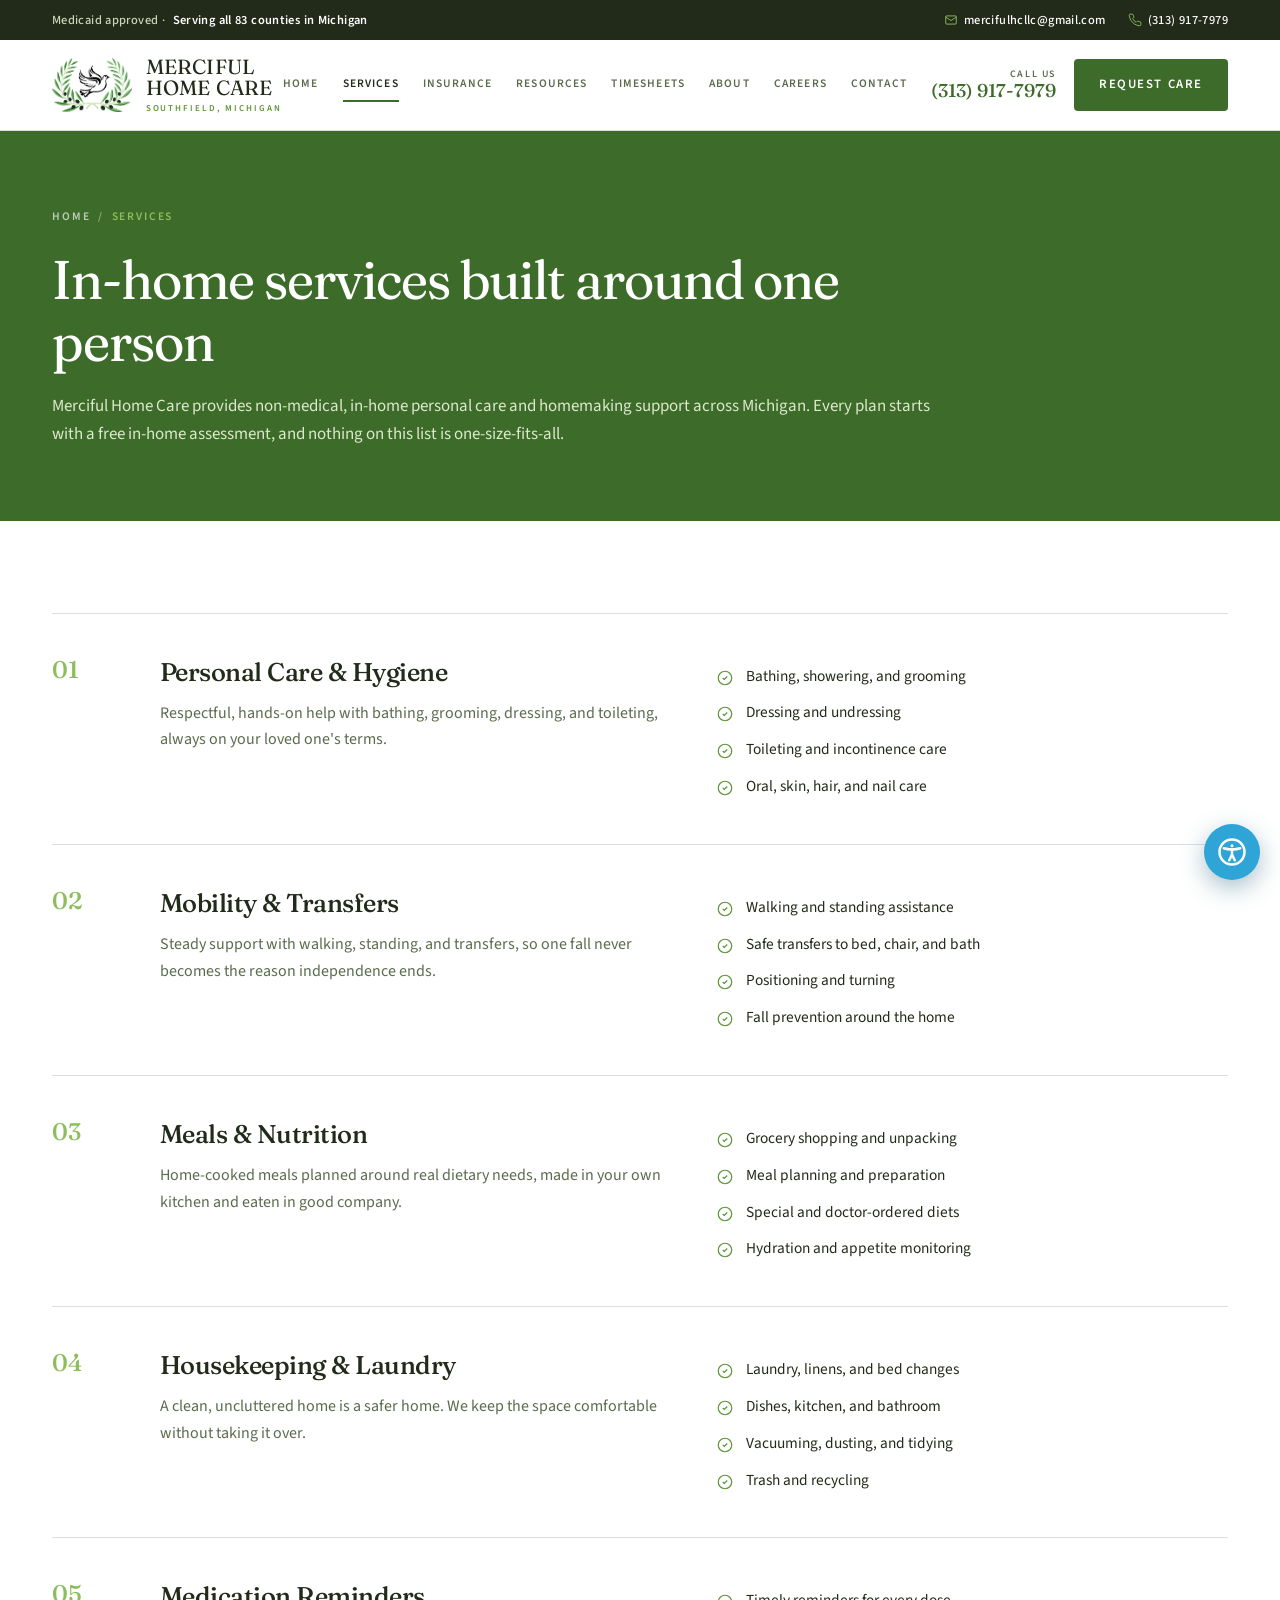
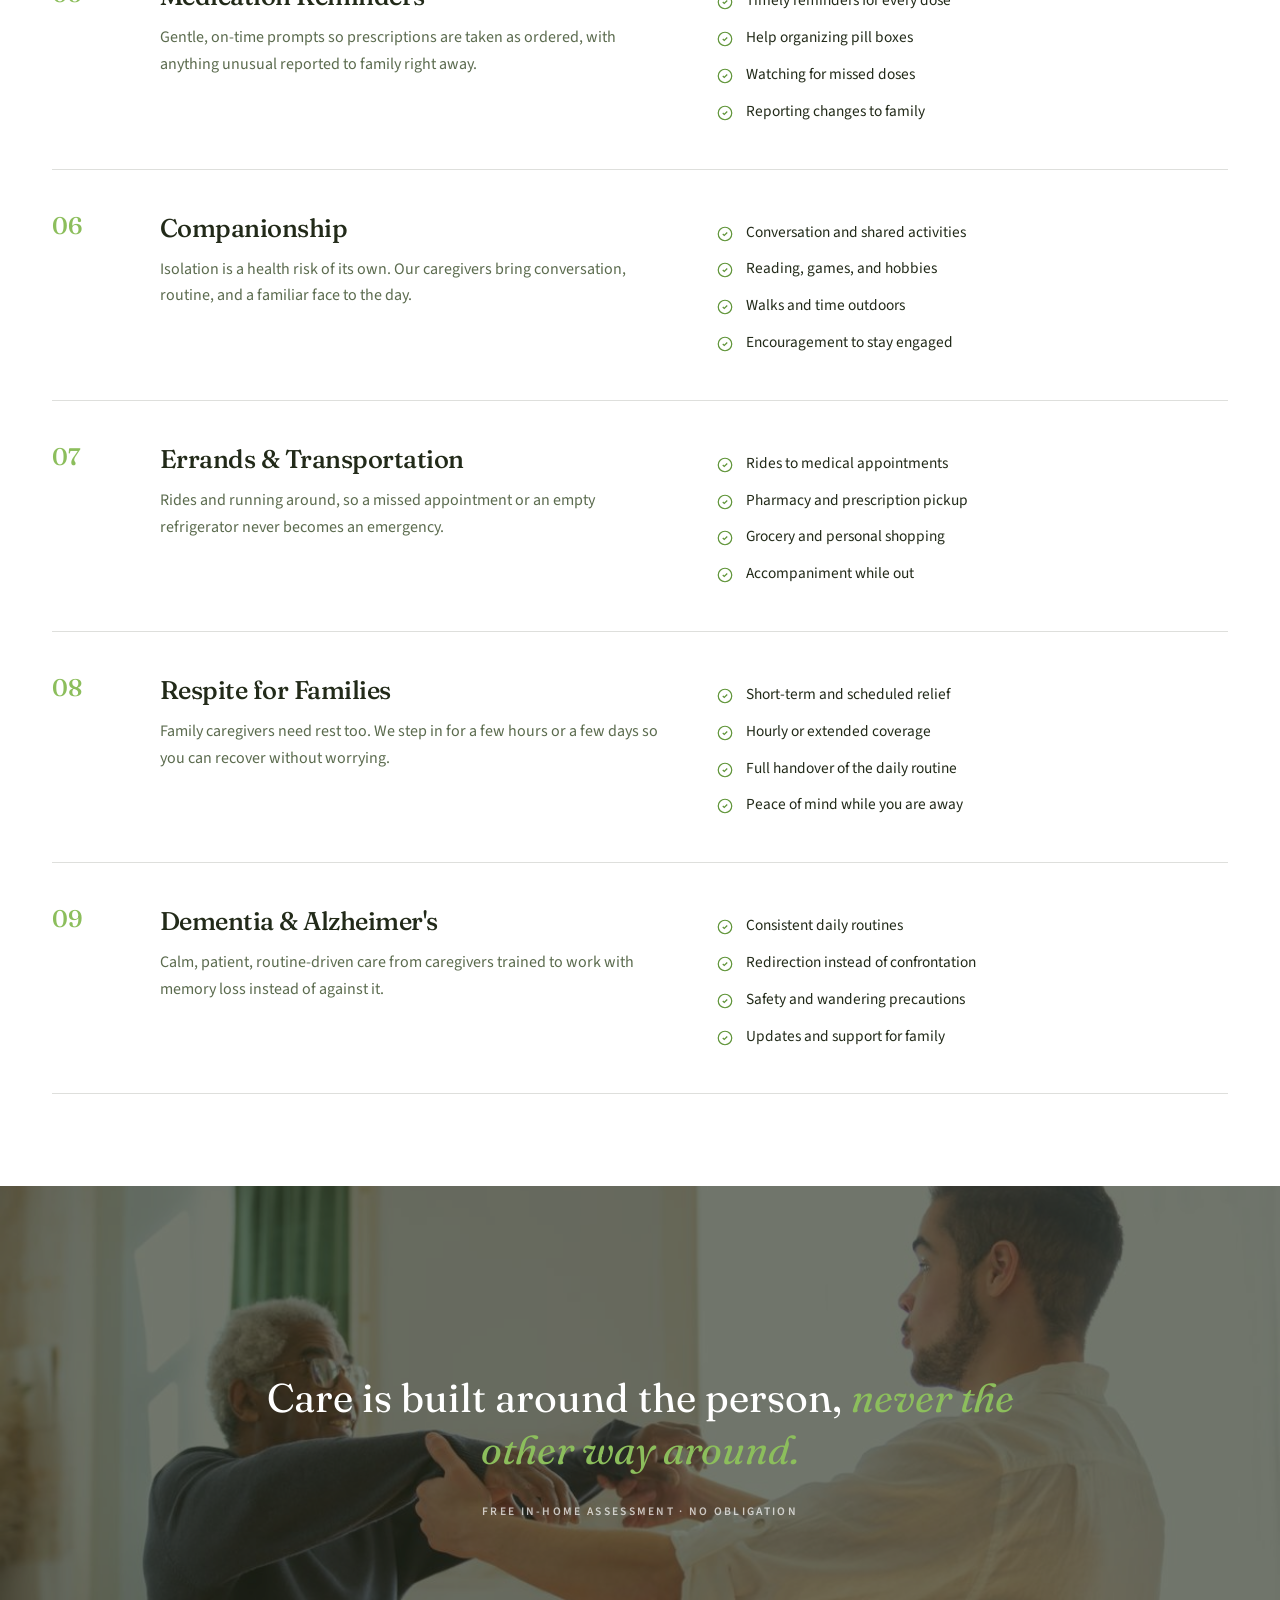
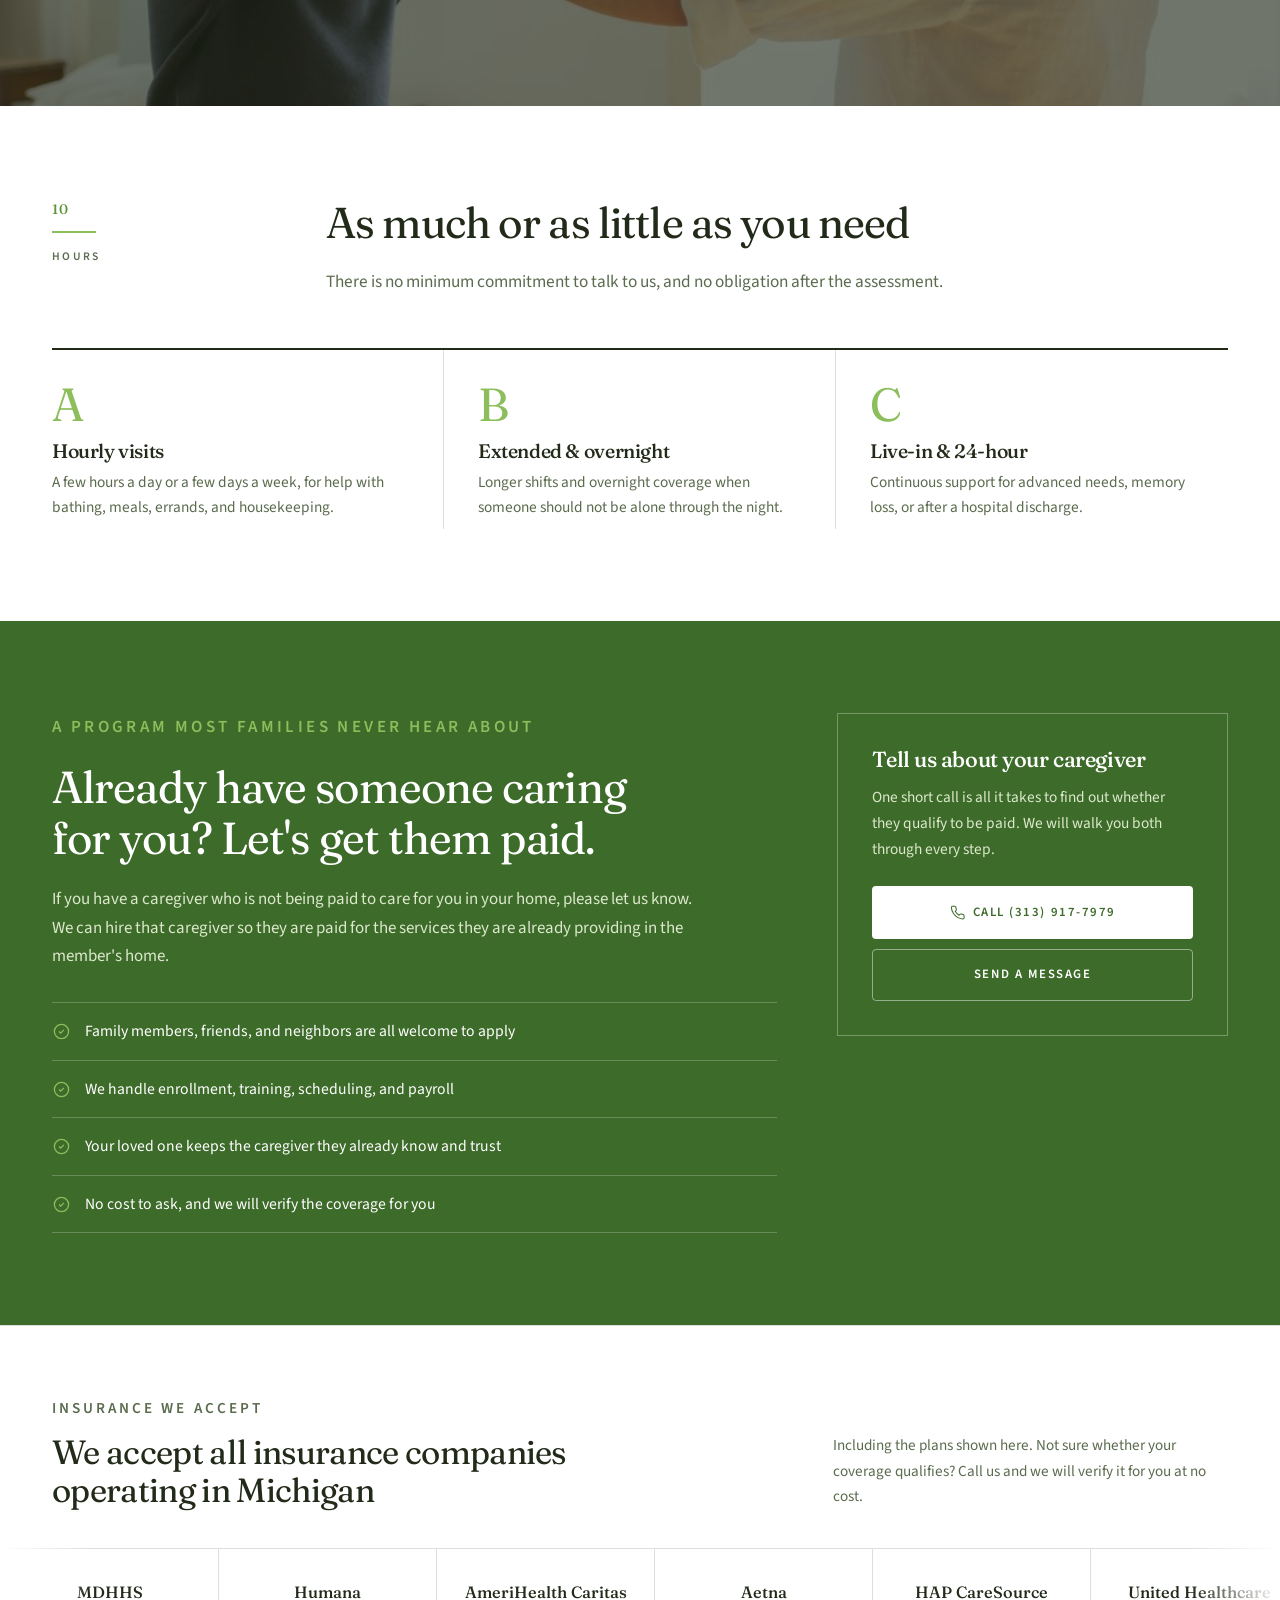
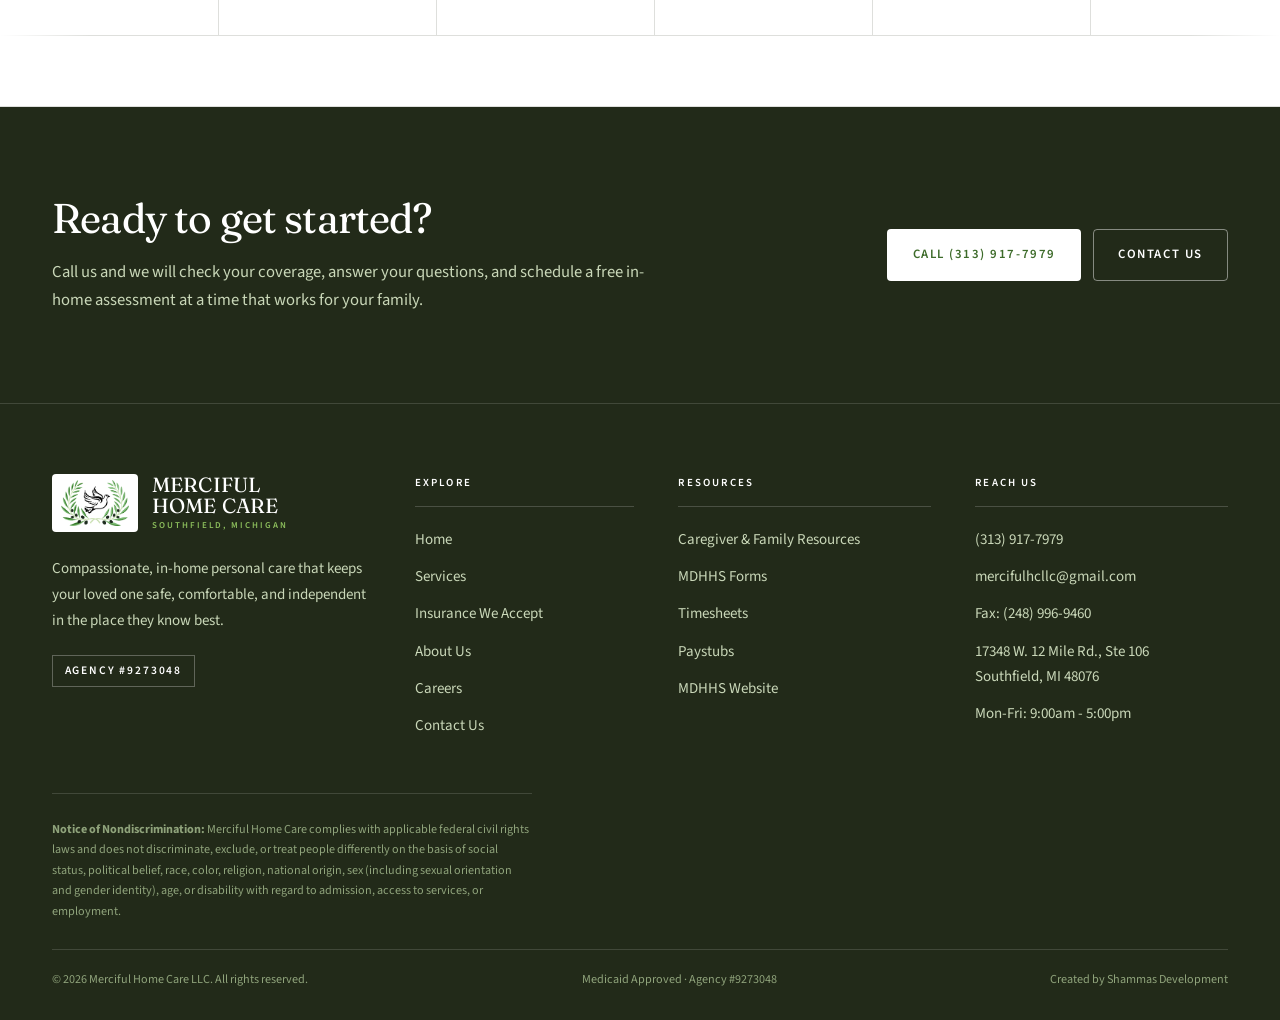
<file: services.html>
<!DOCTYPE html>
<html lang="en">
<head>
<meta charset="UTF-8" />
<meta name="viewport" content="width=device-width, initial-scale=1" />
<title>Services | Merciful Home Care</title>
<meta name="description" content="Personal care, mobility help, meal prep, housekeeping, medication reminders, companionship, errands, respite, and dementia support at home across Michigan." />
<meta property="og:title" content="Services | Merciful Home Care" />
<meta property="og:description" content="Personal care, mobility help, meal prep, housekeeping, medication reminders, companionship, errands, respite, and dementia support at home across Michigan." />
<meta property="og:type" content="website" />
<meta property="og:image" content="assets/img/logo.png" />
<link rel="icon" href="favicon.ico" sizes="any">
<link rel="icon" type="image/png" href="assets/img/favicon-256.png">
<link rel="apple-touch-icon" href="assets/img/apple-touch-icon.png">
<link rel="preconnect" href="https://fonts.googleapis.com">
<link rel="preconnect" href="https://fonts.gstatic.com" crossorigin>
<link href="https://fonts.googleapis.com/css2?family=Fraunces:ital,opsz,wght@0,9..144,400;0,9..144,500;0,9..144,600;1,9..144,400&family=Source+Sans+3:ital,wght@0,400;0,500;0,600;0,700;1,400&display=swap" rel="stylesheet">
<link rel="stylesheet" href="assets/a11y.css">
<style>
:root{
  --green-deep:#3D6B2A;--green:#5F9438;--green-bright:#8CBE5C;
  --sand:#F2F8E9;--sand-deep:#E4EFD2;--paper:#FFFFFF;
  --ink:#222A19;--ink-soft:#5B6B4E;--line:rgba(34,42,25,.15);--line-soft:rgba(34,42,25,.08);
  --maxw:1240px;--r:4px;
  --display:"Fraunces",Georgia,"Times New Roman",serif;
  --body:"Source Sans 3",-apple-system,BlinkMacSystemFont,"Segoe UI",sans-serif;
}
*{box-sizing:border-box;margin:0;padding:0}
html{scroll-behavior:smooth}
body{font-family:var(--body);color:var(--ink);background:var(--paper);font-size:1.09rem;line-height:1.68;-webkit-font-smoothing:antialiased;overflow-x:hidden}
img{max-width:100%;display:block}
a{color:inherit;text-decoration:none}
h1,h2,h3{font-family:var(--display);font-weight:500;line-height:1.14;letter-spacing:-.02em;font-variation-settings:"SOFT" 20,"WONK" 0}
.wrap{max-width:var(--maxw);margin:0 auto;padding:0 32px}
.eyebrow{font-family:var(--body);font-weight:600;font-size:.72rem;letter-spacing:.2em;text-transform:uppercase;color:var(--green)}
.rule{height:1px;background:var(--line);border:0}
.btn{display:inline-flex;align-items:center;justify-content:center;gap:.6em;white-space:nowrap;font-family:var(--body);font-weight:600;font-size:.8rem;letter-spacing:.12em;text-transform:uppercase;padding:1.12em 1.9em;border-radius:var(--r);border:1px solid transparent;cursor:pointer;transition:background .25s,color .25s,border-color .25s}
.btn svg{width:1.2em;height:1.2em}
.btn-solid{background:var(--green-deep);color:#fff}
.btn-solid:hover{background:var(--ink)}
.btn-line{background:transparent;color:var(--ink);border-color:var(--line)}
.btn-line:hover{border-color:var(--ink);background:var(--ink);color:#fff}
.btn-white{background:#fff;color:var(--green-deep)}
.btn-white:hover{background:var(--green-bright);color:var(--ink)}
.btn-linew{background:transparent;color:#fff;border-color:rgba(255,255,255,.45)}
.btn-linew:hover{background:#fff;color:var(--green-deep);border-color:#fff}
:focus-visible{outline:2px solid var(--green-deep);outline-offset:3px}
.topbar{background:var(--ink);color:#C9D7B8;font-size:.78rem;letter-spacing:.03em}
.topbar .wrap{display:flex;align-items:center;justify-content:space-between;gap:18px;min-height:40px;flex-wrap:wrap}
.topbar a{display:inline-flex;align-items:center;gap:.5em;color:#fff;font-weight:500;white-space:nowrap}
.topbar a svg{width:14px;height:14px;flex:none;color:var(--green-bright)}
.topbar a:hover{color:var(--green-bright)}
.topbar .left{display:inline-flex;align-items:center;gap:.6em;white-space:nowrap;font-weight:500}
.topbar .left b{color:#fff;font-weight:600}
.topbar .right{display:flex;gap:22px;align-items:center;flex-wrap:wrap}
header.nav{position:sticky;top:0;z-index:50;background:#fff;border-bottom:1px solid var(--line)}
.nav .wrap{display:flex;align-items:center;justify-content:space-between;gap:24px;min-height:90px}
.brand{display:flex;align-items:center;gap:14px;color:var(--ink)}
.brand .logo{height:54px;width:auto;flex:none}
.brand .wm{font-family:var(--display);font-size:1.28rem;line-height:1.02;letter-spacing:.01em;text-transform:uppercase;white-space:nowrap}
.brand .wm small{display:block;font-family:var(--body);font-weight:600;font-size:.56rem;letter-spacing:.22em;color:var(--green);margin-top:5px}
nav.links{display:flex;align-items:center;gap:24px}
nav.links a{font-weight:600;font-size:.72rem;letter-spacing:.1em;text-transform:uppercase;color:var(--ink-soft);padding:6px 0;border-bottom:2px solid transparent;transition:color .2s,border-color .2s}
nav.links a:hover{color:var(--ink);border-color:var(--green-bright)}
.p-home nav.links a[href="/"],.p-services nav.links a[href="services"],.p-insurance nav.links a[href="insurance"],.p-resources nav.links a[href="resources"],.p-timesheets nav.links a[href="timesheets"],.p-about nav.links a[href="about"],.p-careers nav.links a[href="careers"],.p-contact nav.links a[href="contact"]{color:var(--ink);border-color:var(--green-deep)}
.nav-cta{display:flex;align-items:center;gap:18px}
.nav-tel{display:inline-flex;flex-direction:column;line-height:1.15;text-align:right}
.nav-tel small{font-size:.62rem;letter-spacing:.16em;text-transform:uppercase;color:var(--ink-soft);font-weight:600}
.nav-tel b{font-family:var(--display);font-size:1.16rem;font-weight:500;color:var(--green-deep);white-space:nowrap}
.nav-call{display:none;padding:.82em}
.nav-call svg{width:20px;height:20px}
.menu-btn{display:none;position:relative;background:none;border:1px solid var(--line);border-radius:var(--r);cursor:pointer;color:var(--ink);padding:10px}
.menu-btn svg{width:22px;height:22px;transition:opacity .2s}
.nav-overlay{position:fixed;inset:0;background:rgba(34,42,25,.55);opacity:0;visibility:hidden;pointer-events:none;transition:opacity .3s,visibility .3s;z-index:49}
.nav-overlay.open{opacity:1;visibility:visible;pointer-events:auto}
body.menu-open{overflow:hidden}
body.menu-open .menu-btn>svg{opacity:0}
body.menu-open .menu-btn{border-color:rgba(255,255,255,.4)}
body.menu-open .menu-btn::before,body.menu-open .menu-btn::after{content:"";position:absolute;left:50%;top:50%;width:20px;height:2px;background:#fff;border-radius:2px}
body.menu-open .menu-btn::before{transform:translate(-50%,-50%) rotate(45deg)}
body.menu-open .menu-btn::after{transform:translate(-50%,-50%) rotate(-45deg)}
.hero{display:grid;grid-template-columns:1.02fr .98fr;min-height:min(76vh,660px)}
.hero .panel{background:var(--green-deep);color:#fff;display:flex;flex-direction:column;justify-content:center;padding:76px 0 76px 0}
.hero .inner{width:100%;padding-left:max(32px,calc((100vw - var(--maxw))/2 + 32px));padding-right:60px}
.hero .eyebrow{color:var(--green-bright)}
.hero h1{font-size:clamp(2.5rem,4.4vw,3.75rem);color:#fff;margin:.42em 0 .5em;font-weight:400}
.hero h1 em{font-style:italic;color:var(--green-bright)}
.hero p{color:#DCE9CC;font-size:1.06rem;max-width:34em}
.hero p+p{margin-top:.9em}
.hero .row{display:flex;gap:12px;flex-wrap:wrap;margin-top:34px}
.hero .shot{position:relative;background:var(--sand)}
.hero .shot img{position:absolute;inset:0;width:100%;height:100%;object-fit:cover}
.factbar{border-bottom:1px solid var(--line);background:#fff}
.factbar .wrap{display:grid;grid-template-columns:repeat(4,1fr);padding:0 32px}
.fact{padding:26px 30px 26px 0;border-left:1px solid var(--line);padding-left:30px}
.fact:first-child{border-left:0;padding-left:0}
.fact b{display:block;font-family:var(--display);font-size:1.34rem;font-weight:500;color:var(--ink);line-height:1.2}
.fact span{display:block;font-size:.68rem;letter-spacing:.16em;text-transform:uppercase;color:var(--ink-soft);font-weight:600;margin-top:5px}
.pagehead{background:var(--green-deep);color:#fff;padding:76px 0 72px}
.pagehead .crumb{font-size:.72rem;letter-spacing:.16em;text-transform:uppercase;color:var(--green-bright);font-weight:600}
.pagehead .crumb a{color:rgba(255,255,255,.66)}
.pagehead .crumb a:hover{color:#fff}
.pagehead h1{font-size:clamp(2.2rem,4.6vw,3.4rem);color:#fff;margin:.42em 0 .34em;font-weight:400;max-width:16em}
.pagehead p{color:#DCE9CC;font-size:1.06rem;max-width:52em}
.band{padding:92px 0}
.band.alt{background:var(--sand)}
.band.tight{padding:64px 0}
.grid2{display:grid;grid-template-columns:210px 1fr;gap:64px;align-items:start}
.slab{position:sticky;top:120px}
.slab .num{font-family:var(--display);font-size:.86rem;font-weight:500;color:var(--green);letter-spacing:.1em;display:block;padding-bottom:10px;border-bottom:2px solid var(--green-bright);margin-bottom:14px;width:44px}
.slab p{font-size:.72rem;letter-spacing:.2em;text-transform:uppercase;font-weight:600;color:var(--ink-soft)}
.lead h2{font-size:clamp(1.9rem,3.5vw,2.7rem);color:var(--ink);max-width:17em;font-weight:400}
.lead>p{color:var(--ink-soft);font-size:1.08rem;max-width:44em;margin-top:1.1em}
.lead .btn{margin-top:34px}
.matrix{display:grid;grid-template-columns:repeat(3,1fr);border-top:1px solid var(--line);border-left:1px solid var(--line);margin-top:52px}
.mcell{border-right:1px solid var(--line);border-bottom:1px solid var(--line);padding:38px 34px 40px;transition:background .3s;display:block}
.mcell:hover{background:var(--sand)}
.band.alt .mcell:hover{background:#fff}
.mcell .ic{color:var(--green);display:block;margin-bottom:20px}
.mcell .ic svg{width:30px;height:30px}
.mcell h3{font-size:1.24rem;color:var(--ink);margin-bottom:9px;font-weight:500}
.mcell p{font-size:.95rem;color:var(--ink-soft);line-height:1.65}
.mcell .go{display:inline-flex;align-items:center;gap:.45em;margin-top:16px;font-size:.7rem;letter-spacing:.14em;text-transform:uppercase;font-weight:600;color:var(--green-deep)}
.mcell .go svg{width:14px;height:14px;transition:transform .25s}
.mcell:hover .go svg{transform:translateX(4px)}
.mcell.fill{background:var(--green-deep);color:#fff}
.mcell.fill:hover{background:var(--ink)}
.mcell.fill h3{color:#fff}
.mcell.fill p{color:#DCE9CC}
.mcell.fill .ic,.mcell.fill .go{color:var(--green-bright)}
.photoband{position:relative;min-height:520px;display:grid;place-items:center;background:var(--ink);overflow:hidden}
.photoband img{position:absolute;inset:0;width:100%;height:100%;object-fit:cover;opacity:.36}
.photoband .q{position:relative;max-width:880px;text-align:center;color:#fff;padding:80px 32px}
.photoband blockquote{font-family:var(--display);font-size:clamp(1.6rem,3.4vw,2.5rem);line-height:1.3;font-weight:400}
.photoband blockquote em{font-style:italic;color:var(--green-bright)}
.photoband .attr{margin-top:26px;font-size:.72rem;letter-spacing:.2em;text-transform:uppercase;color:rgba(255,255,255,.7);font-weight:600}
.slist{border-top:1px solid var(--line)}
.srow{display:grid;grid-template-columns:64px 1fr 1fr;gap:44px;padding:44px 0;border-bottom:1px solid var(--line);scroll-margin-top:130px;align-items:start}
.srow .n{font-family:var(--display);font-size:1.5rem;color:var(--green-bright);font-weight:500;line-height:1}
.srow h2{font-size:1.6rem;color:var(--ink);font-weight:500;margin-bottom:.5em}
.srow>div>p{color:var(--ink-soft);font-size:1rem}
.srow ul{list-style:none;display:grid;gap:11px;padding-top:6px}
.srow li{display:flex;gap:12px;align-items:flex-start;font-size:.96rem;color:var(--ink)}
.srow li svg{width:18px;height:18px;color:var(--green);flex:none;margin-top:5px}
.hire{background:var(--green-deep);color:#fff}
.hire .wrap{display:grid;grid-template-columns:1.3fr .7fr;gap:60px;align-items:start;padding-top:92px;padding-bottom:92px}
.hire .eyebrow{color:var(--green-bright)}
.hire h2{color:#fff;font-size:clamp(1.9rem,3.8vw,2.8rem);margin:.42em 0 .5em;font-weight:400;max-width:14em}
.hire p{color:#DCE9CC;font-size:1.06rem;max-width:38em}
.hire ul{list-style:none;display:grid;gap:0;margin-top:32px;border-top:1px solid rgba(255,255,255,.22)}
.hire li{display:flex;gap:14px;align-items:flex-start;padding:15px 0;border-bottom:1px solid rgba(255,255,255,.22);font-size:.98rem;color:#fff}
.hire li svg{width:19px;height:19px;color:var(--green-bright);flex:none;margin-top:4px}
.hire .box{border:1px solid rgba(255,255,255,.3);padding:34px}
.hire .box h3{color:#fff;font-size:1.36rem;font-weight:500;margin-bottom:12px}
.hire .box p{color:#DCE9CC;font-size:.96rem;margin-bottom:24px}
.hire .box .btn{width:100%}
.hire .box .btn+.btn{margin-top:10px}
.marq-sec{padding:70px 0;background:#fff;border-top:1px solid var(--line);border-bottom:1px solid var(--line)}
.marq-sec .head{display:flex;justify-content:space-between;align-items:flex-end;gap:32px;flex-wrap:wrap;margin-bottom:38px}
.marq-sec .head h2{font-size:clamp(1.5rem,2.8vw,2.1rem);color:var(--ink);font-weight:400;max-width:16em;margin-top:.35em}
.marq-sec .head p{color:var(--ink-soft);font-size:.95rem;max-width:26em}
.marquee{position:relative;overflow:hidden;-webkit-mask-image:linear-gradient(90deg,transparent,#000 7%,#000 93%,transparent);mask-image:linear-gradient(90deg,transparent,#000 7%,#000 93%,transparent)}
.marquee-track{display:flex;width:max-content;animation:slide 52s linear infinite}
.marquee:hover .marquee-track,.marquee:focus-within .marquee-track{animation-play-state:paused}
@keyframes slide{from{transform:translateX(0)}to{transform:translateX(-50%)}}
.ins{display:flex;align-items:center;justify-content:center;text-align:center;flex:none;width:218px;height:88px;padding:0 24px;border:1px solid var(--line);border-right:0;font-family:var(--display);font-size:1.02rem;font-weight:500;color:var(--ink);line-height:1.25;background:#fff}
.marquee-track .ins:last-child{border-right:1px solid var(--line)}
.ins img{max-height:46px;max-width:160px;width:auto;object-fit:contain}
.ins-matrix{display:grid;grid-template-columns:repeat(5,1fr);border-top:1px solid var(--line);border-left:1px solid var(--line)}
.ins-matrix .ins{width:auto;height:126px;border:0;border-right:1px solid var(--line);border-bottom:1px solid var(--line)}
.steps-row{display:grid;grid-template-columns:repeat(3,1fr);border-top:2px solid var(--ink);margin-top:52px}
.stepx{padding:32px 34px 8px;border-right:1px solid var(--line)}
.stepx:first-child{padding-left:0}
.stepx:last-child{border-right:0}
.stepx .n{font-family:var(--display);font-size:2.9rem;color:var(--green-bright);line-height:1;font-weight:400}
.stepx h3{font-size:1.22rem;color:var(--ink);margin:.5em 0 .4em;font-weight:500}
.stepx p{color:var(--ink-soft);font-size:.96rem}
.split{display:grid;grid-template-columns:1fr 1fr;gap:70px;align-items:center}
.split .art{position:relative;aspect-ratio:4/3.4;background:var(--sand);overflow:hidden}
.split .art img{position:absolute;inset:0;width:100%;height:100%;object-fit:cover}
.vlist{border-top:1px solid var(--line);margin-top:34px}
.vrow{display:flex;gap:20px;padding:22px 0;border-bottom:1px solid var(--line)}
.vrow .ic{color:var(--green);flex:none}
.vrow .ic svg{width:26px;height:26px}
.vrow h3{font-size:1.1rem;color:var(--ink);margin-bottom:4px;font-weight:500}
.vrow p{color:var(--ink-soft);font-size:.95rem}
.faq details{border-bottom:1px solid var(--line);padding:24px 0}
.faq details:first-of-type{border-top:1px solid var(--line)}
.faq summary{font-family:var(--display);font-size:1.22rem;font-weight:500;color:var(--ink);cursor:pointer;list-style:none;display:flex;justify-content:space-between;gap:24px;align-items:center}
.faq summary::-webkit-details-marker{display:none}
.faq summary::after{content:"+";font-family:var(--body);font-weight:400;color:var(--green);font-size:1.5rem;line-height:1;flex:none}
.faq details[open] summary::after{content:"\2212"}
.faq p{color:var(--ink-soft);font-size:1rem;margin-top:12px;max-width:64em}
.cinfo{border-top:1px solid var(--line)}
.crow{display:grid;grid-template-columns:150px 1fr;gap:24px;padding:22px 0;border-bottom:1px solid var(--line);align-items:baseline}
.crow dt{font-size:.7rem;letter-spacing:.18em;text-transform:uppercase;font-weight:600;color:var(--ink-soft)}
.crow dd{font-family:var(--display);font-size:1.22rem;font-weight:500;color:var(--ink);overflow-wrap:anywhere}
.crow dd a:hover{color:var(--green-deep)}
.crow dd small{display:block;font-family:var(--body);font-size:.84rem;font-weight:400;color:var(--ink-soft);margin-top:3px;letter-spacing:0}
.form{background:var(--sand);padding:40px;border:1px solid var(--line)}
.band.alt .form{background:#fff}
.form h3{font-family:var(--display);font-size:1.6rem;color:var(--ink);margin-bottom:8px;font-weight:500}
.form>p{color:var(--ink-soft);font-size:.95rem;margin-bottom:26px}
.field{margin-bottom:18px}
.field label{display:block;font-weight:600;font-size:.68rem;letter-spacing:.14em;text-transform:uppercase;color:var(--ink-soft);margin-bottom:7px}
.field input,.field select,.field textarea{width:100%;font-family:var(--body);font-size:1rem;color:var(--ink);padding:.82em .9em;border:1px solid var(--line);border-radius:var(--r);background:#fff;transition:border-color .2s}
.field input:focus,.field select:focus,.field textarea:focus{outline:none;border-color:var(--green-deep)}
.row2{display:grid;grid-template-columns:1fr 1fr;gap:18px}
.form .btn{width:100%;margin-top:8px}
.form .note{font-size:.78rem;color:var(--ink-soft);margin-top:14px;line-height:1.6}
.hp{position:absolute;left:-9999px;opacity:0}
.map{border:1px solid var(--line);aspect-ratio:16/10;background:var(--sand);margin-top:34px}
.map iframe{width:100%;height:100%;border:0;display:block}
.cta{background:var(--ink);color:#fff;padding:88px 0}
.cta .wrap{display:grid;grid-template-columns:1.2fr .8fr;gap:56px;align-items:center}
.cta h2{color:#fff;font-size:clamp(1.8rem,3.4vw,2.6rem);font-weight:400;max-width:14em}
.cta p{color:#C9D7B8;font-size:1.04rem;margin-top:1em;max-width:36em}
.cta .row{display:flex;gap:12px;flex-wrap:wrap;justify-content:flex-end}
footer.site{background:var(--ink);color:#C9D7B8;font-size:.94rem;border-top:1px solid rgba(255,255,255,.14)}
footer.site .top{display:grid;grid-template-columns:1.45fr 1fr 1.15fr 1.15fr;gap:44px;padding:70px 0 54px}
footer.site .brand{color:#fff}
footer.site .brand .wm small{color:var(--green-bright)}
footer.site p.about{margin-top:24px;max-width:34em;line-height:1.75}
footer.site .agency{margin-top:20px;display:inline-block;border:1px solid rgba(255,255,255,.28);padding:.5em 1em;font-size:.72rem;letter-spacing:.16em;text-transform:uppercase;color:#fff;font-weight:600}
footer.site h4{font-family:var(--body);font-weight:600;font-size:.68rem;letter-spacing:.2em;text-transform:uppercase;color:#fff;margin-bottom:20px;padding-bottom:14px;border-bottom:1px solid rgba(255,255,255,.18)}
footer.site ul{list-style:none;display:flex;flex-direction:column;gap:12px}
footer.site ul a{overflow-wrap:anywhere}
footer.site ul a:hover{color:var(--green-bright)}
footer.site .notice{font-size:.76rem;color:#8FA37B;line-height:1.7;padding:26px 0;border-top:1px solid rgba(255,255,255,.14);max-width:80ch}
footer.site .legal{display:flex;justify-content:space-between;gap:18px;flex-wrap:wrap;font-size:.76rem;color:#8FA37B;padding:20px 0 30px;border-top:1px solid rgba(255,255,255,.14)}
footer.site .legal a{color:#8FA37B}
footer.site .legal a:hover{color:var(--green-bright)}
.reveal{opacity:0;transform:translateY(18px);transition:opacity .7s ease,transform .7s ease}
.reveal.in{opacity:1;transform:none}
[data-delay="1"]{transition-delay:.09s}[data-delay="2"]{transition-delay:.18s}[data-delay="3"]{transition-delay:.27s}
@media(max-width:1120px){
 .hero .inner{padding-left:32px;padding-right:44px;max-width:none}
 nav.links{gap:22px}
 .brand .wm{font-size:1.12rem}
 .grid2{grid-template-columns:170px 1fr;gap:44px}
}
@media(max-width:1000px){
 .nav-tel{display:none}
 .ins-matrix{grid-template-columns:repeat(3,1fr)}
}
@media(max-width:900px){
 nav.links{position:fixed;top:0;right:0;width:min(330px,86vw);height:100vh;height:100dvh;background:var(--green-deep);flex-direction:column;align-items:flex-start;justify-content:flex-start;gap:0;padding:100px 32px;transform:translateX(105%);transition:transform .32s ease;z-index:60;overflow-y:auto}
 nav.links.open{transform:none}
 nav.links a{font-size:.9rem;padding:18px 0;width:100%;border-bottom:1px solid rgba(255,255,255,.2);border-top:0;color:#fff}
 nav.links a:hover{color:var(--green-bright);border-color:rgba(255,255,255,.2)}
 .p-home nav.links a[href="/"],.p-services nav.links a[href="services"],.p-insurance nav.links a[href="insurance"],.p-resources nav.links a[href="resources"],.p-timesheets nav.links a[href="timesheets"],.p-about nav.links a[href="about"],.p-careers nav.links a[href="careers"],.p-contact nav.links a[href="contact"]{color:var(--green-bright);border-color:rgba(255,255,255,.2)}
 .menu-btn{display:inline-flex;z-index:70}
 .nav-req{display:none}
 .nav-call{display:inline-flex}
 .nav-cta{gap:10px}
 .nav .wrap{min-height:76px;gap:12px}
 .hero{grid-template-columns:1fr}
 .hero .shot{min-height:340px}
 .hero .panel{padding:64px 0}
 .hero .inner{margin:0;padding:0 32px}
 .factbar .wrap{grid-template-columns:1fr 1fr}
 .fact{padding:20px 24px;border-left:1px solid var(--line);border-bottom:1px solid var(--line)}
 .fact:first-child,.fact:nth-child(3){border-left:0;padding-left:0}
 .fact:nth-child(3),.fact:nth-child(4){border-bottom:0}
 .grid2{grid-template-columns:1fr;gap:22px}
 .slab{position:static;display:flex;align-items:center;gap:16px}
 .slab .num{padding-bottom:0;border-bottom:0;margin-bottom:0;width:auto}
 .matrix,.split,.hire .wrap,.cta .wrap{grid-template-columns:1fr}
 .matrix{grid-template-columns:1fr 1fr}
 .split{gap:38px}
 .cta .row{justify-content:flex-start}
 .srow{grid-template-columns:44px 1fr;gap:24px}
 .srow ul{grid-column:2}
 .steps-row{grid-template-columns:1fr}
 .stepx{border-right:0;border-bottom:1px solid var(--line);padding:26px 0 22px}
 .stepx:last-child{border-bottom:0}
 footer.site .top{grid-template-columns:1fr 1fr;gap:40px}
}
@media(max-width:680px){
 body{font-size:1rem}
 .topbar .hide-sm{display:none}
 .topbar .left{white-space:normal}
 .topbar .wrap{gap:10px;padding-top:6px;padding-bottom:6px}
 .topbar .right{gap:14px}
 .wrap{padding:0 22px}
 .hero .inner{padding:0 22px}
 .factbar .wrap{padding:0 22px}
 .band{padding:68px 0}
 .matrix{grid-template-columns:1fr}
 .ins-matrix{grid-template-columns:1fr 1fr}
 .ins-matrix .ins{height:104px;font-size:.92rem;padding:0 14px}
 .mcell{padding:30px 26px 32px}
 .brand .logo{height:44px}
 .brand .wm{font-size:1rem}
 .form{padding:28px 22px}
 .row2{grid-template-columns:1fr}
 .crow{grid-template-columns:1fr;gap:6px;padding:18px 0}
 .srow{grid-template-columns:1fr;gap:16px}
 .srow .n{font-size:1.1rem}
 .srow ul{grid-column:1}
 footer.site .top{grid-template-columns:1fr}
 .hire .wrap{padding-top:64px;padding-bottom:64px}
}
@media(max-width:400px){.brand .wm small{display:none}}
@media(prefers-reduced-motion:reduce){
 *{animation:none!important;transition:none!important;scroll-behavior:auto!important}
 .reveal{opacity:1;transform:none}
}
.gt-wrap{display:inline-flex;align-items:center}
#google_translate_element .goog-te-gadget{font-size:0}
#google_translate_element .goog-te-combo{margin:0;padding:2px 6px;border-radius:var(--r);border:1px solid rgba(255,255,255,.35);background:transparent;color:#fff;font-family:var(--body);font-size:.74rem;font-weight:500;cursor:pointer;line-height:1.4}
#google_translate_element .goog-te-combo option{color:#222A19}
.goog-te-banner-frame,.goog-logo-link,.goog-te-gadget span{display:none!important}
.goog-te-gadget{color:transparent!important}
body{top:0!important}
@media(max-width:1180px) and (min-width:901px){
 nav.links{position:fixed;top:0;right:0;width:min(330px,86vw);height:100vh;height:100dvh;background:var(--green-deep);flex-direction:column;align-items:flex-start;justify-content:flex-start;gap:0;padding:100px 32px;transform:translateX(105%);transition:transform .32s ease;z-index:60;overflow-y:auto}
 nav.links.open{transform:none}
 nav.links a{font-size:.9rem;padding:18px 0;width:100%;border-bottom:1px solid rgba(255,255,255,.2);border-top:0;color:#fff}
 nav.links a:hover{color:var(--green-bright);border-color:rgba(255,255,255,.2)}
 .p-home nav.links a[href="/"],.p-services nav.links a[href="services"],.p-insurance nav.links a[href="insurance"],.p-resources nav.links a[href="resources"],.p-timesheets nav.links a[href="timesheets"],.p-about nav.links a[href="about"],.p-careers nav.links a[href="careers"],.p-contact nav.links a[href="contact"]{color:var(--green-bright);border-color:rgba(255,255,255,.2)}
 .menu-btn{display:inline-flex;z-index:70}
 .nav-req{display:none}
 .nav-call{display:inline-flex}
 .nav-tel{display:none}
}
</style>
</head>
<body class="p-services">
<div class="topbar">
  <div class="wrap">
    <span class="left">Medicaid approved &middot; <b>Serving all 83 counties in Michigan</b></span>
    <span class="right">
      <span class="gt-wrap"><span id="google_translate_element"></span></span>
      <a class="hide-sm" href="mailto:mercifulhcllc@gmail.com"><svg viewBox="0 0 24 24" fill="none" stroke="currentColor" stroke-width="1.6"><rect x="3" y="5" width="18" height="14" rx="1"/><path d="m3 7 9 6 9-6"/></svg>mercifulhcllc@gmail.com</a>
      <a href="tel:+13139177979"><svg viewBox="0 0 24 24" fill="none" stroke="currentColor" stroke-width="1.6"><path d="M22 16.92v3a2 2 0 0 1-2.18 2 19.79 19.79 0 0 1-8.63-3.07 19.5 19.5 0 0 1-6-6 19.79 19.79 0 0 1-3.07-8.67A2 2 0 0 1 4.11 2h3a2 2 0 0 1 2 1.72c.13.96.36 1.9.7 2.81a2 2 0 0 1-.45 2.11L8.09 9.91a16 16 0 0 0 6 6l1.27-1.27a2 2 0 0 1 2.11-.45c.91.34 1.85.57 2.81.7A2 2 0 0 1 22 16.92z"/></svg>(313) 917-7979</a>
    </span>
  </div>
</div>
<header class="nav" id="nav">
  <div class="wrap">
    <a class="brand" href="/"><img src="assets/img/logo.png" alt="" class="logo" aria-hidden="true"/><span class="wm">Merciful<br>Home Care<small>Southfield, Michigan</small></span></a>
    <nav class="links" id="links">
      <a href="/">Home</a><a href="services">Services</a><a href="insurance">Insurance</a><a href="resources">Resources</a><a href="timesheets">Timesheets</a><a href="about">About</a><a href="careers">Careers</a><a href="contact">Contact</a>
    </nav>
    <div class="nav-cta">
      <a class="nav-tel" href="tel:+13139177979"><small>Call us</small><b>(313) 917-7979</b></a>
      <a class="btn btn-solid nav-req" href="contact">Request care</a>
      <a class="btn btn-solid nav-call" href="tel:+13139177979" aria-label="Call (313) 917-7979"><svg viewBox="0 0 24 24" fill="none" stroke="currentColor" stroke-width="1.6"><path d="M22 16.92v3a2 2 0 0 1-2.18 2 19.79 19.79 0 0 1-8.63-3.07 19.5 19.5 0 0 1-6-6 19.79 19.79 0 0 1-3.07-8.67A2 2 0 0 1 4.11 2h3a2 2 0 0 1 2 1.72c.13.96.36 1.9.7 2.81a2 2 0 0 1-.45 2.11L8.09 9.91a16 16 0 0 0 6 6l1.27-1.27a2 2 0 0 1 2.11-.45c.91.34 1.85.57 2.81.7A2 2 0 0 1 22 16.92z"/></svg></a>
      <button class="menu-btn" id="menuBtn" aria-label="Open menu" aria-expanded="false"><svg viewBox="0 0 24 24" fill="none" stroke="currentColor" stroke-width="1.8"><line x1="3" y1="7" x2="21" y2="7"/><line x1="3" y1="12" x2="21" y2="12"/><line x1="3" y1="17" x2="21" y2="17"/></svg></button>
    </div>
  </div>
</header>
<div class="nav-overlay" id="navOverlay" aria-hidden="true"></div>
<main>
<section class="pagehead">
  <div class="wrap">
    <p class="crumb"><a href="/">Home</a> &nbsp;/&nbsp; Services</p>
    <h1>In-home services built around one person</h1>
    <p>Merciful Home Care provides non-medical, in-home personal care and homemaking support across Michigan. Every plan starts with a free in-home assessment, and nothing on this list is one-size-fits-all.</p>
  </div>
</section>
<section class="band">
  <div class="wrap"><div class="slist"><div class="srow reveal" id="personal-care"><span class="n">01</span><div><h2>Personal Care &amp; Hygiene</h2><p>Respectful, hands-on help with bathing, grooming, dressing, and toileting, always on your loved one's terms.</p></div><ul><li><svg viewBox="0 0 24 24" fill="none" stroke="currentColor" stroke-width="1.6"><path d="m9 12 2 2 4-4"/><circle cx="12" cy="12" r="9"/></svg>Bathing, showering, and grooming</li><li><svg viewBox="0 0 24 24" fill="none" stroke="currentColor" stroke-width="1.6"><path d="m9 12 2 2 4-4"/><circle cx="12" cy="12" r="9"/></svg>Dressing and undressing</li><li><svg viewBox="0 0 24 24" fill="none" stroke="currentColor" stroke-width="1.6"><path d="m9 12 2 2 4-4"/><circle cx="12" cy="12" r="9"/></svg>Toileting and incontinence care</li><li><svg viewBox="0 0 24 24" fill="none" stroke="currentColor" stroke-width="1.6"><path d="m9 12 2 2 4-4"/><circle cx="12" cy="12" r="9"/></svg>Oral, skin, hair, and nail care</li></ul></div><div class="srow reveal" id="mobility"><span class="n">02</span><div><h2>Mobility &amp; Transfers</h2><p>Steady support with walking, standing, and transfers, so one fall never becomes the reason independence ends.</p></div><ul><li><svg viewBox="0 0 24 24" fill="none" stroke="currentColor" stroke-width="1.6"><path d="m9 12 2 2 4-4"/><circle cx="12" cy="12" r="9"/></svg>Walking and standing assistance</li><li><svg viewBox="0 0 24 24" fill="none" stroke="currentColor" stroke-width="1.6"><path d="m9 12 2 2 4-4"/><circle cx="12" cy="12" r="9"/></svg>Safe transfers to bed, chair, and bath</li><li><svg viewBox="0 0 24 24" fill="none" stroke="currentColor" stroke-width="1.6"><path d="m9 12 2 2 4-4"/><circle cx="12" cy="12" r="9"/></svg>Positioning and turning</li><li><svg viewBox="0 0 24 24" fill="none" stroke="currentColor" stroke-width="1.6"><path d="m9 12 2 2 4-4"/><circle cx="12" cy="12" r="9"/></svg>Fall prevention around the home</li></ul></div><div class="srow reveal" id="meals"><span class="n">03</span><div><h2>Meals &amp; Nutrition</h2><p>Home-cooked meals planned around real dietary needs, made in your own kitchen and eaten in good company.</p></div><ul><li><svg viewBox="0 0 24 24" fill="none" stroke="currentColor" stroke-width="1.6"><path d="m9 12 2 2 4-4"/><circle cx="12" cy="12" r="9"/></svg>Grocery shopping and unpacking</li><li><svg viewBox="0 0 24 24" fill="none" stroke="currentColor" stroke-width="1.6"><path d="m9 12 2 2 4-4"/><circle cx="12" cy="12" r="9"/></svg>Meal planning and preparation</li><li><svg viewBox="0 0 24 24" fill="none" stroke="currentColor" stroke-width="1.6"><path d="m9 12 2 2 4-4"/><circle cx="12" cy="12" r="9"/></svg>Special and doctor-ordered diets</li><li><svg viewBox="0 0 24 24" fill="none" stroke="currentColor" stroke-width="1.6"><path d="m9 12 2 2 4-4"/><circle cx="12" cy="12" r="9"/></svg>Hydration and appetite monitoring</li></ul></div><div class="srow reveal" id="home"><span class="n">04</span><div><h2>Housekeeping &amp; Laundry</h2><p>A clean, uncluttered home is a safer home. We keep the space comfortable without taking it over.</p></div><ul><li><svg viewBox="0 0 24 24" fill="none" stroke="currentColor" stroke-width="1.6"><path d="m9 12 2 2 4-4"/><circle cx="12" cy="12" r="9"/></svg>Laundry, linens, and bed changes</li><li><svg viewBox="0 0 24 24" fill="none" stroke="currentColor" stroke-width="1.6"><path d="m9 12 2 2 4-4"/><circle cx="12" cy="12" r="9"/></svg>Dishes, kitchen, and bathroom</li><li><svg viewBox="0 0 24 24" fill="none" stroke="currentColor" stroke-width="1.6"><path d="m9 12 2 2 4-4"/><circle cx="12" cy="12" r="9"/></svg>Vacuuming, dusting, and tidying</li><li><svg viewBox="0 0 24 24" fill="none" stroke="currentColor" stroke-width="1.6"><path d="m9 12 2 2 4-4"/><circle cx="12" cy="12" r="9"/></svg>Trash and recycling</li></ul></div><div class="srow reveal" id="meds"><span class="n">05</span><div><h2>Medication Reminders</h2><p>Gentle, on-time prompts so prescriptions are taken as ordered, with anything unusual reported to family right away.</p></div><ul><li><svg viewBox="0 0 24 24" fill="none" stroke="currentColor" stroke-width="1.6"><path d="m9 12 2 2 4-4"/><circle cx="12" cy="12" r="9"/></svg>Timely reminders for every dose</li><li><svg viewBox="0 0 24 24" fill="none" stroke="currentColor" stroke-width="1.6"><path d="m9 12 2 2 4-4"/><circle cx="12" cy="12" r="9"/></svg>Help organizing pill boxes</li><li><svg viewBox="0 0 24 24" fill="none" stroke="currentColor" stroke-width="1.6"><path d="m9 12 2 2 4-4"/><circle cx="12" cy="12" r="9"/></svg>Watching for missed doses</li><li><svg viewBox="0 0 24 24" fill="none" stroke="currentColor" stroke-width="1.6"><path d="m9 12 2 2 4-4"/><circle cx="12" cy="12" r="9"/></svg>Reporting changes to family</li></ul></div><div class="srow reveal" id="companionship"><span class="n">06</span><div><h2>Companionship</h2><p>Isolation is a health risk of its own. Our caregivers bring conversation, routine, and a familiar face to the day.</p></div><ul><li><svg viewBox="0 0 24 24" fill="none" stroke="currentColor" stroke-width="1.6"><path d="m9 12 2 2 4-4"/><circle cx="12" cy="12" r="9"/></svg>Conversation and shared activities</li><li><svg viewBox="0 0 24 24" fill="none" stroke="currentColor" stroke-width="1.6"><path d="m9 12 2 2 4-4"/><circle cx="12" cy="12" r="9"/></svg>Reading, games, and hobbies</li><li><svg viewBox="0 0 24 24" fill="none" stroke="currentColor" stroke-width="1.6"><path d="m9 12 2 2 4-4"/><circle cx="12" cy="12" r="9"/></svg>Walks and time outdoors</li><li><svg viewBox="0 0 24 24" fill="none" stroke="currentColor" stroke-width="1.6"><path d="m9 12 2 2 4-4"/><circle cx="12" cy="12" r="9"/></svg>Encouragement to stay engaged</li></ul></div><div class="srow reveal" id="errands"><span class="n">07</span><div><h2>Errands &amp; Transportation</h2><p>Rides and running around, so a missed appointment or an empty refrigerator never becomes an emergency.</p></div><ul><li><svg viewBox="0 0 24 24" fill="none" stroke="currentColor" stroke-width="1.6"><path d="m9 12 2 2 4-4"/><circle cx="12" cy="12" r="9"/></svg>Rides to medical appointments</li><li><svg viewBox="0 0 24 24" fill="none" stroke="currentColor" stroke-width="1.6"><path d="m9 12 2 2 4-4"/><circle cx="12" cy="12" r="9"/></svg>Pharmacy and prescription pickup</li><li><svg viewBox="0 0 24 24" fill="none" stroke="currentColor" stroke-width="1.6"><path d="m9 12 2 2 4-4"/><circle cx="12" cy="12" r="9"/></svg>Grocery and personal shopping</li><li><svg viewBox="0 0 24 24" fill="none" stroke="currentColor" stroke-width="1.6"><path d="m9 12 2 2 4-4"/><circle cx="12" cy="12" r="9"/></svg>Accompaniment while out</li></ul></div><div class="srow reveal" id="respite"><span class="n">08</span><div><h2>Respite for Families</h2><p>Family caregivers need rest too. We step in for a few hours or a few days so you can recover without worrying.</p></div><ul><li><svg viewBox="0 0 24 24" fill="none" stroke="currentColor" stroke-width="1.6"><path d="m9 12 2 2 4-4"/><circle cx="12" cy="12" r="9"/></svg>Short-term and scheduled relief</li><li><svg viewBox="0 0 24 24" fill="none" stroke="currentColor" stroke-width="1.6"><path d="m9 12 2 2 4-4"/><circle cx="12" cy="12" r="9"/></svg>Hourly or extended coverage</li><li><svg viewBox="0 0 24 24" fill="none" stroke="currentColor" stroke-width="1.6"><path d="m9 12 2 2 4-4"/><circle cx="12" cy="12" r="9"/></svg>Full handover of the daily routine</li><li><svg viewBox="0 0 24 24" fill="none" stroke="currentColor" stroke-width="1.6"><path d="m9 12 2 2 4-4"/><circle cx="12" cy="12" r="9"/></svg>Peace of mind while you are away</li></ul></div><div class="srow reveal" id="dementia"><span class="n">09</span><div><h2>Dementia &amp; Alzheimer's</h2><p>Calm, patient, routine-driven care from caregivers trained to work with memory loss instead of against it.</p></div><ul><li><svg viewBox="0 0 24 24" fill="none" stroke="currentColor" stroke-width="1.6"><path d="m9 12 2 2 4-4"/><circle cx="12" cy="12" r="9"/></svg>Consistent daily routines</li><li><svg viewBox="0 0 24 24" fill="none" stroke="currentColor" stroke-width="1.6"><path d="m9 12 2 2 4-4"/><circle cx="12" cy="12" r="9"/></svg>Redirection instead of confrontation</li><li><svg viewBox="0 0 24 24" fill="none" stroke="currentColor" stroke-width="1.6"><path d="m9 12 2 2 4-4"/><circle cx="12" cy="12" r="9"/></svg>Safety and wandering precautions</li><li><svg viewBox="0 0 24 24" fill="none" stroke="currentColor" stroke-width="1.6"><path d="m9 12 2 2 4-4"/><circle cx="12" cy="12" r="9"/></svg>Updates and support for family</li></ul></div></div></div>
</section>

<div class="photoband">
  <img src="assets/img/personal-care.jpg" alt="" aria-hidden="true"/>
  <div class="q reveal">
    <blockquote>Care is built around the person, <em>never the other way around.</em></blockquote>
    <p class="attr">Free in-home assessment &middot; No obligation</p>
  </div>
</div>

<section class="band">
  <div class="wrap grid2">
    <div class="slab"><span class="num">10</span><p>Hours</p></div>
    <div class="lead reveal">
      <h2>As much or as little as you need</h2>
      <p>There is no minimum commitment to talk to us, and no obligation after the assessment.</p>
    </div>
  </div>
  <div class="wrap">
    <div class="steps-row reveal">
      <div class="stepx"><span class="n">A</span><h3>Hourly visits</h3><p>A few hours a day or a few days a week, for help with bathing, meals, errands, and housekeeping.</p></div>
      <div class="stepx"><span class="n">B</span><h3>Extended &amp; overnight</h3><p>Longer shifts and overnight coverage when someone should not be alone through the night.</p></div>
      <div class="stepx"><span class="n">C</span><h3>Live-in &amp; 24-hour</h3><p>Continuous support for advanced needs, memory loss, or after a hospital discharge.</p></div>
    </div>
  </div>
</section>

<section class="hire">
  <div class="wrap">
    <div class="reveal">
      <p class="eyebrow">A program most families never hear about</p>
      <h2>Already have someone caring for you? Let's get them paid.</h2>
      <p>If you have a caregiver who is not being paid to care for you in your home, please let us know. We can hire that caregiver so they are paid for the services they are already providing in the member's home.</p>
      <ul>
        <li><svg viewBox="0 0 24 24" fill="none" stroke="currentColor" stroke-width="1.6"><path d="m9 12 2 2 4-4"/><circle cx="12" cy="12" r="9"/></svg>Family members, friends, and neighbors are all welcome to apply</li>
        <li><svg viewBox="0 0 24 24" fill="none" stroke="currentColor" stroke-width="1.6"><path d="m9 12 2 2 4-4"/><circle cx="12" cy="12" r="9"/></svg>We handle enrollment, training, scheduling, and payroll</li>
        <li><svg viewBox="0 0 24 24" fill="none" stroke="currentColor" stroke-width="1.6"><path d="m9 12 2 2 4-4"/><circle cx="12" cy="12" r="9"/></svg>Your loved one keeps the caregiver they already know and trust</li>
        <li><svg viewBox="0 0 24 24" fill="none" stroke="currentColor" stroke-width="1.6"><path d="m9 12 2 2 4-4"/><circle cx="12" cy="12" r="9"/></svg>No cost to ask, and we will verify the coverage for you</li>
      </ul>
    </div>
    <div class="box reveal" data-delay="1">
      <h3>Tell us about your caregiver</h3>
      <p>One short call is all it takes to find out whether they qualify to be paid. We will walk you both through every step.</p>
      <a class="btn btn-white" href="tel:+13139177979"><svg viewBox="0 0 24 24" fill="none" stroke="currentColor" stroke-width="1.6"><path d="M22 16.92v3a2 2 0 0 1-2.18 2 19.79 19.79 0 0 1-8.63-3.07 19.5 19.5 0 0 1-6-6 19.79 19.79 0 0 1-3.07-8.67A2 2 0 0 1 4.11 2h3a2 2 0 0 1 2 1.72c.13.96.36 1.9.7 2.81a2 2 0 0 1-.45 2.11L8.09 9.91a16 16 0 0 0 6 6l1.27-1.27a2 2 0 0 1 2.11-.45c.91.34 1.85.57 2.81.7A2 2 0 0 1 22 16.92z"/></svg>Call (313) 917-7979</a>
      <a class="btn btn-linew" href="contact">Send a message</a>
    </div>
  </div>
</section>

<section class="marq-sec">
  <div class="wrap">
    <div class="head reveal">
      <div><p class="eyebrow">Insurance we accept</p><h2>We accept all insurance companies operating in Michigan</h2></div>
      <p>Including the plans shown here. Not sure whether your coverage qualifies? Call us and we will verify it for you at no cost.</p>
    </div>
  </div>
  <div class="marquee" role="region" aria-label="Insurance carriers we work with">
    <div class="marquee-track"><span class="ins" data-logo="mdhhs" data-name="MDHHS">MDHHS</span><span class="ins" data-logo="humana" data-name="Humana">Humana</span><span class="ins" data-logo="amerihealth-caritas" data-name="AmeriHealth Caritas">AmeriHealth Caritas</span><span class="ins" data-logo="aetna" data-name="Aetna">Aetna</span><span class="ins" data-logo="hap-caresource" data-name="HAP CareSource">HAP CareSource</span><span class="ins" data-logo="united-healthcare" data-name="United Healthcare">United Healthcare</span><span class="ins" data-logo="molina" data-name="Molina Healthcare">Molina Healthcare</span><span class="ins" data-logo="wellcare-meridian" data-name="Wellcare by Meridian">Wellcare by Meridian</span><span class="ins" data-logo="priority-health" data-name="Priority Health">Priority Health</span><span class="ins" data-logo="daaa" data-name="Detroit Area Agency on Aging">Detroit Area Agency on Aging</span><span class="ins" data-logo="mdhhs" data-name="MDHHS">MDHHS</span><span class="ins" data-logo="humana" data-name="Humana">Humana</span><span class="ins" data-logo="amerihealth-caritas" data-name="AmeriHealth Caritas">AmeriHealth Caritas</span><span class="ins" data-logo="aetna" data-name="Aetna">Aetna</span><span class="ins" data-logo="hap-caresource" data-name="HAP CareSource">HAP CareSource</span><span class="ins" data-logo="united-healthcare" data-name="United Healthcare">United Healthcare</span><span class="ins" data-logo="molina" data-name="Molina Healthcare">Molina Healthcare</span><span class="ins" data-logo="wellcare-meridian" data-name="Wellcare by Meridian">Wellcare by Meridian</span><span class="ins" data-logo="priority-health" data-name="Priority Health">Priority Health</span><span class="ins" data-logo="daaa" data-name="Detroit Area Agency on Aging">Detroit Area Agency on Aging</span></div>
  </div>
</section>

<section class="cta">
  <div class="wrap reveal">
    <div><h2>Ready to get started?</h2><p>Call us and we will check your coverage, answer your questions, and schedule a free in-home assessment at a time that works for your family.</p></div>
    <div class="row"><a class="btn btn-white" href="tel:+13139177979">Call (313) 917-7979</a><a class="btn btn-linew" href="contact">Contact us</a></div>
  </div>
</section>
</main>
<footer class="site">
  <div class="wrap">
    <div class="top">
      <div>
        <a class="brand" href="/"><img src="assets/img/logo.png" alt="" class="logo" style="height:58px;background:#fff;padding:6px 9px;border-radius:4px" aria-hidden="true"/><span class="wm">Merciful<br>Home Care<small>Southfield, Michigan</small></span></a>
        <p class="about">Compassionate, in-home personal care that keeps your loved one safe, comfortable, and independent in the place they know best.</p>
        <span class="agency">Agency #9273048</span>
      </div>
      <div><h4>Explore</h4><ul><li><a href="/">Home</a></li><li><a href="services">Services</a></li><li><a href="insurance">Insurance We Accept</a></li><li><a href="about">About Us</a></li><li><a href="careers">Careers</a></li><li><a href="contact">Contact Us</a></li></ul></div><div><h4>Resources</h4><ul><li><a href="resources">Caregiver &amp; Family Resources</a></li><li><a href="resources#forms">MDHHS Forms</a></li><li><a href="timesheets">Timesheets</a></li><li><a href="timesheets#paystubs">Paystubs</a></li><li><a href="https://www.michigan.gov/mdhhs" target="_blank" rel="noopener">MDHHS Website</a></li></ul></div>
      <div><h4>Reach Us</h4><ul><li><a href="tel:+13139177979">(313) 917-7979</a></li><li><a href="mailto:mercifulhcllc@gmail.com">mercifulhcllc@gmail.com</a></li><li>Fax: (248) 996-9460</li><li><a href="https://maps.google.com/maps?q=17348+W.+12+Mile+Rd.+Southfield+MI+48076" target="_blank" rel="noopener">17348 W. 12 Mile Rd., Ste 106<br>Southfield, MI 48076</a></li><li>Mon-Fri: 9:00am - 5:00pm</li></ul></div>
    </div>
    <p class="notice"><strong>Notice of Nondiscrimination:</strong> Merciful Home Care complies with applicable federal civil rights laws and does not discriminate, exclude, or treat people differently on the basis of social status, political belief, race, color, religion, national origin, sex (including sexual orientation and gender identity), age, or disability with regard to admission, access to services, or employment.</p>
    <div class="legal"><span>&copy; 2026 Merciful Home Care LLC. All rights reserved.</span><span>Medicaid Approved &middot; Agency #9273048</span><span>Created by <a href="https://shammasdevelopment.io/" target="_blank" rel="noopener">Shammas Development</a></span></div>
  </div>
</footer>
<script>
  const menuBtn=document.getElementById('menuBtn'),links=document.getElementById('links'),overlay=document.getElementById('navOverlay');
  const setMenu=(open)=>{links.classList.toggle('open',open);overlay.classList.toggle('open',open);document.body.classList.toggle('menu-open',open);menuBtn.setAttribute('aria-expanded',open);};
  menuBtn.addEventListener('click',()=>setMenu(!links.classList.contains('open')));
  overlay.addEventListener('click',()=>setMenu(false));
  links.querySelectorAll('a').forEach(a=>a.addEventListener('click',()=>setMenu(false)));
  document.addEventListener('keydown',e=>{if(e.key==='Escape')setMenu(false);});
  window.addEventListener('resize',()=>{if(window.innerWidth>900)setMenu(false);});
  const io=new IntersectionObserver((es)=>{es.forEach(e=>{if(e.isIntersecting){e.target.classList.add('in');io.unobserve(e.target);}});},{threshold:.1,rootMargin:'0px 0px -40px 0px'});
  document.querySelectorAll('.reveal').forEach(el=>io.observe(el));
  /* Insurance logos: drop a PNG named <slug>.png into assets/img/insurance/ and it
     replaces the text wordmark automatically. No HTML edit, no broken images. */
  document.querySelectorAll('[data-logo]').forEach(el=>{
    const exts=['png','svg','jpg'];
    const tryExt=(i)=>{
      if(i>=exts.length)return;
      const im=new Image();
      im.alt=el.dataset.name||'';
      im.loading='lazy';
      im.onload=()=>{el.textContent='';el.appendChild(im);};
      im.onerror=()=>tryExt(i+1);
      im.src='assets/img/insurance/'+el.dataset.logo+'.'+exts[i];
    };
    tryExt(0);
  });
</script>

<script type="text/javascript">
function googleTranslateElementInit(){new google.translate.TranslateElement({pageLanguage:'en',autoDisplay:false},'google_translate_element');}
</script>
<script type="text/javascript" src="https://translate.google.com/translate_a/element.js?cb=googleTranslateElementInit"></script>
<script src="assets/a11y.js" defer></script>
</body>
</html>
</file>
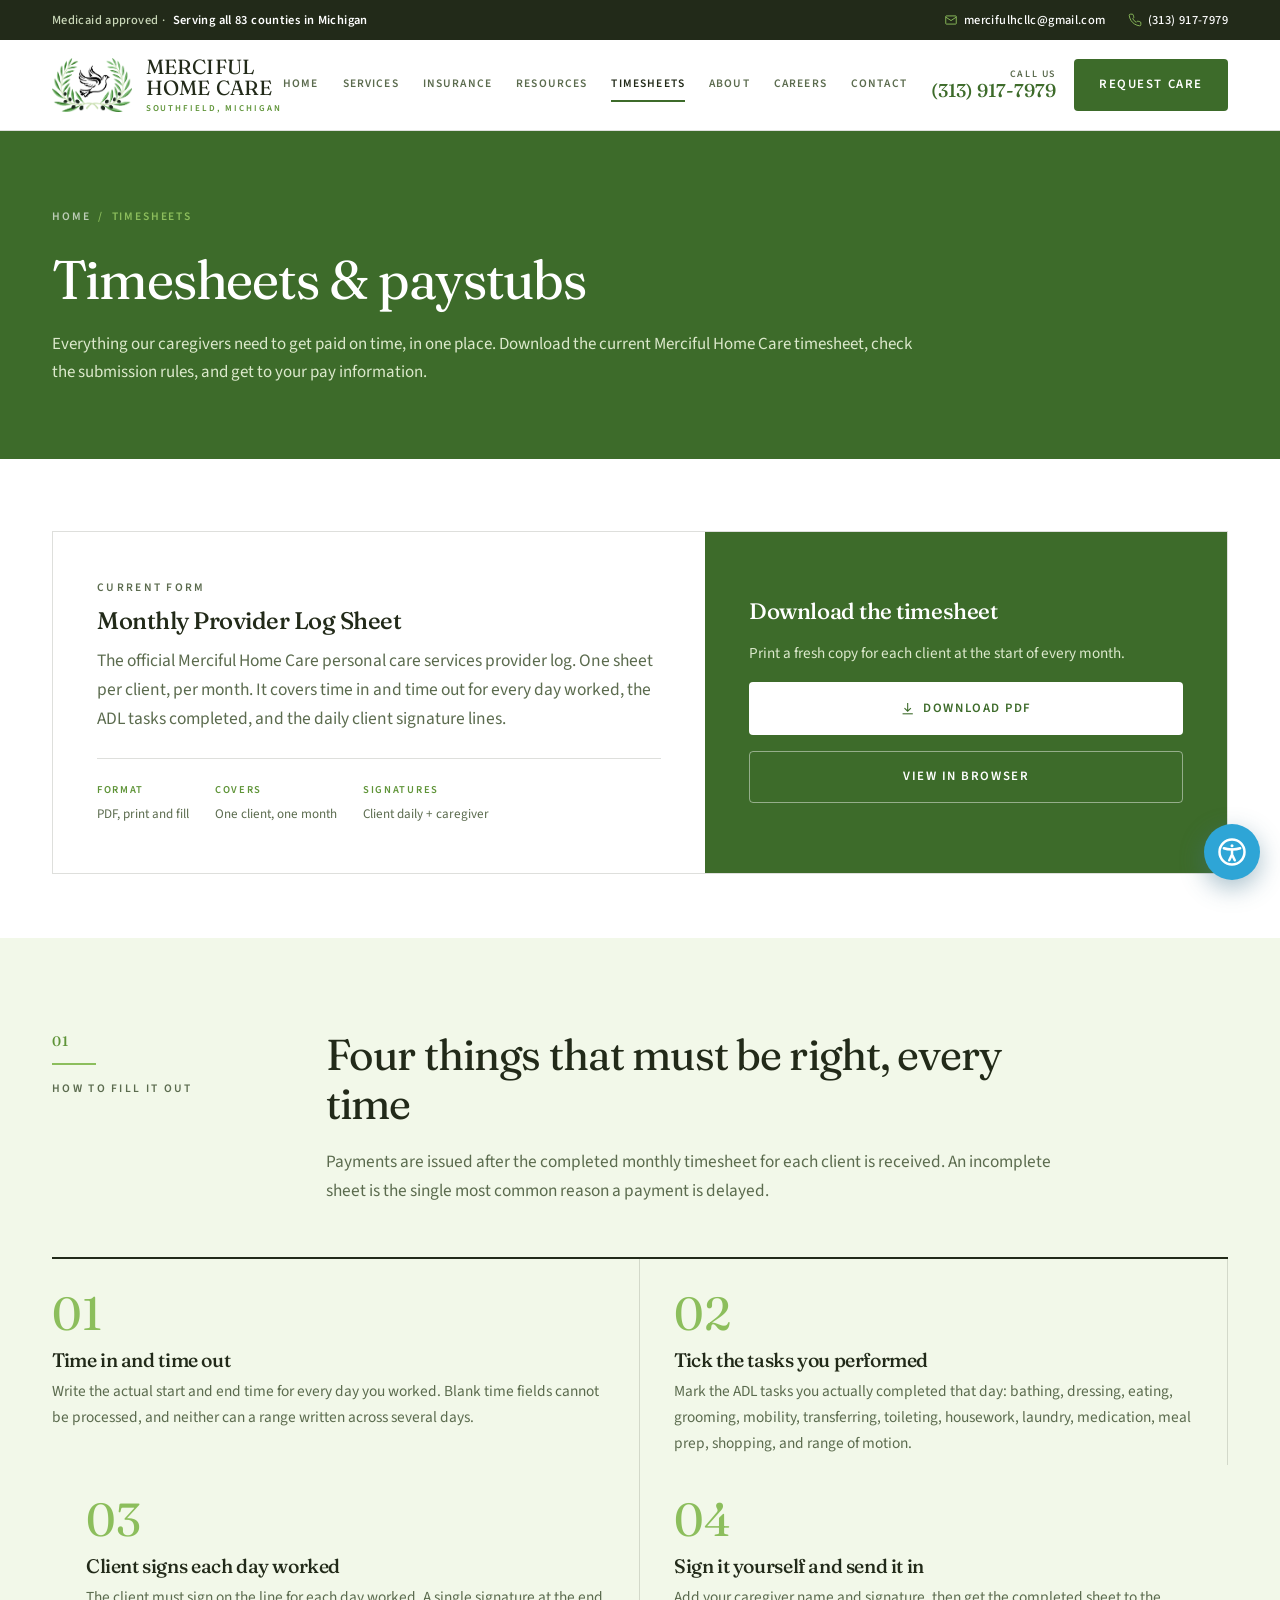
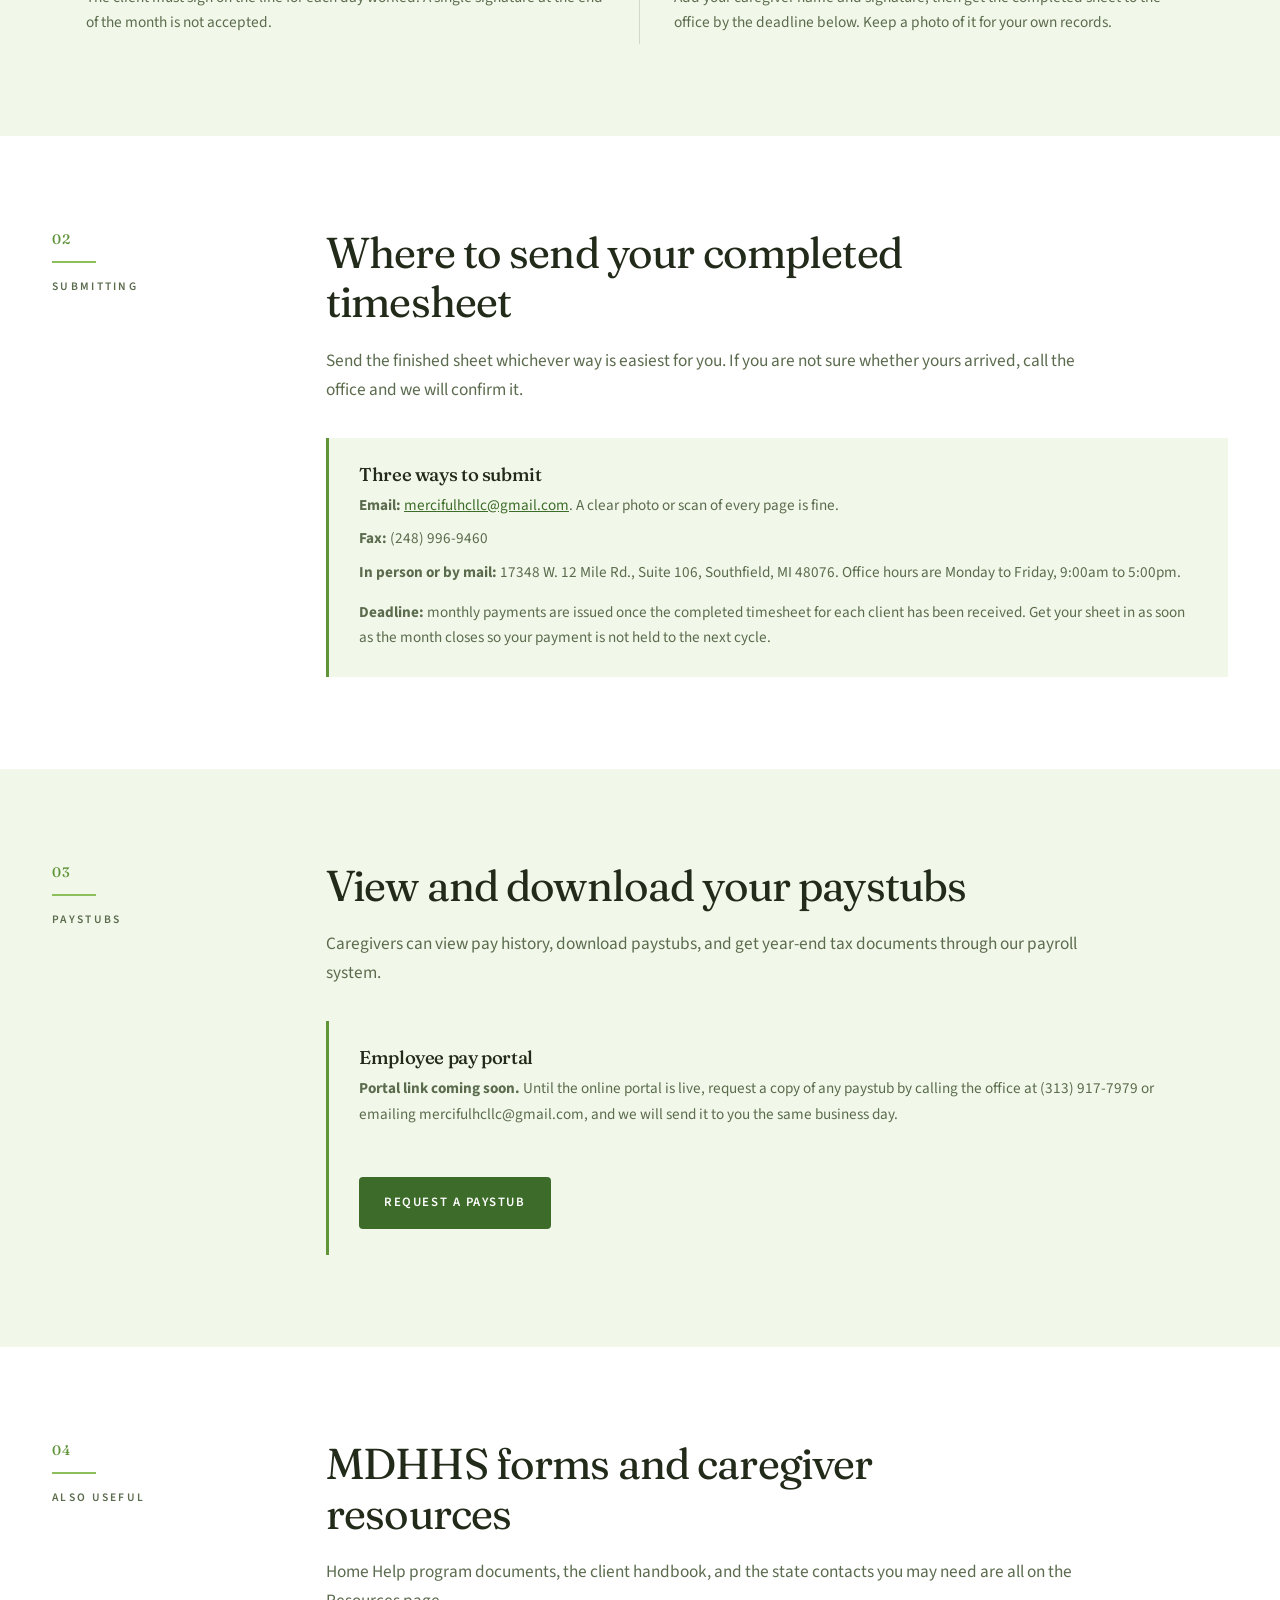
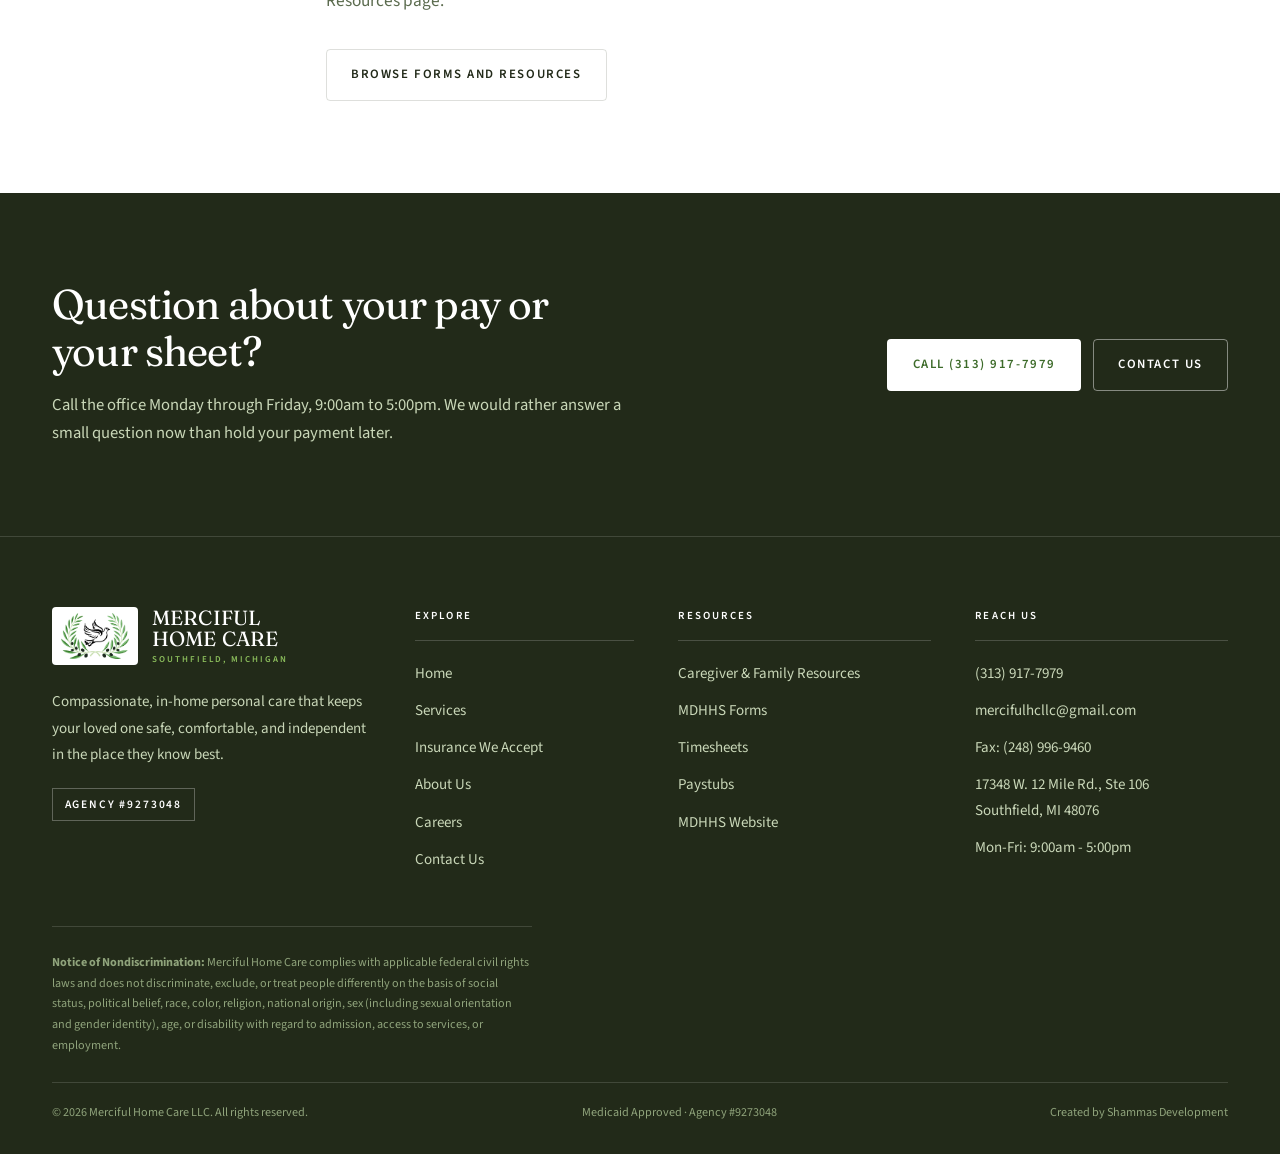
<file: timesheets.html>
<!DOCTYPE html>
<html lang="en">
<head>
<meta charset="UTF-8" />
<meta name="viewport" content="width=device-width, initial-scale=1" />
<title>Caregiver Timesheets &amp; Paystubs | Merciful Home Care</title>
<meta name="description" content="Download the Merciful Home Care monthly provider log sheet, see how to complete and submit it, and access paystub information. Southfield, Michigan." />
<meta property="og:title" content="Caregiver Timesheets &amp; Paystubs | Merciful Home Care" />
<meta property="og:description" content="Download the Merciful Home Care monthly provider log sheet, see how to complete and submit it, and access paystub information. Southfield, Michigan." />
<meta property="og:type" content="website" />
<meta property="og:image" content="assets/img/logo.png" />
<link rel="icon" href="favicon.ico" sizes="any">
<link rel="icon" type="image/png" href="assets/img/favicon-256.png">
<link rel="apple-touch-icon" href="assets/img/apple-touch-icon.png">
<link rel="preconnect" href="https://fonts.googleapis.com">
<link rel="preconnect" href="https://fonts.gstatic.com" crossorigin>
<link href="https://fonts.googleapis.com/css2?family=Fraunces:ital,opsz,wght@0,9..144,400;0,9..144,500;0,9..144,600;1,9..144,400&family=Source+Sans+3:ital,wght@0,400;0,500;0,600;0,700;1,400&display=swap" rel="stylesheet">
<link rel="stylesheet" href="assets/a11y.css">
<style>
:root{
  --green-deep:#3D6B2A;--green:#5F9438;--green-bright:#8CBE5C;
  --sand:#F2F8E9;--sand-deep:#E4EFD2;--paper:#FFFFFF;
  --ink:#222A19;--ink-soft:#5B6B4E;--line:rgba(34,42,25,.15);--line-soft:rgba(34,42,25,.08);
  --maxw:1240px;--r:4px;
  --display:"Fraunces",Georgia,"Times New Roman",serif;
  --body:"Source Sans 3",-apple-system,BlinkMacSystemFont,"Segoe UI",sans-serif;
}
*{box-sizing:border-box;margin:0;padding:0}
html{scroll-behavior:smooth}
body{font-family:var(--body);color:var(--ink);background:var(--paper);font-size:1.09rem;line-height:1.68;-webkit-font-smoothing:antialiased;overflow-x:hidden}
img{max-width:100%;display:block}
a{color:inherit;text-decoration:none}
h1,h2,h3{font-family:var(--display);font-weight:500;line-height:1.14;letter-spacing:-.02em;font-variation-settings:"SOFT" 20,"WONK" 0}
.wrap{max-width:var(--maxw);margin:0 auto;padding:0 32px}
.eyebrow{font-family:var(--body);font-weight:600;font-size:.72rem;letter-spacing:.2em;text-transform:uppercase;color:var(--green)}
.rule{height:1px;background:var(--line);border:0}
.btn{display:inline-flex;align-items:center;justify-content:center;gap:.6em;white-space:nowrap;font-family:var(--body);font-weight:600;font-size:.8rem;letter-spacing:.12em;text-transform:uppercase;padding:1.12em 1.9em;border-radius:var(--r);border:1px solid transparent;cursor:pointer;transition:background .25s,color .25s,border-color .25s}
.btn svg{width:1.2em;height:1.2em}
.btn-solid{background:var(--green-deep);color:#fff}
.btn-solid:hover{background:var(--ink)}
.btn-line{background:transparent;color:var(--ink);border-color:var(--line)}
.btn-line:hover{border-color:var(--ink);background:var(--ink);color:#fff}
.btn-white{background:#fff;color:var(--green-deep)}
.btn-white:hover{background:var(--green-bright);color:var(--ink)}
.btn-linew{background:transparent;color:#fff;border-color:rgba(255,255,255,.45)}
.btn-linew:hover{background:#fff;color:var(--green-deep);border-color:#fff}
:focus-visible{outline:2px solid var(--green-deep);outline-offset:3px}
.topbar{background:var(--ink);color:#C9D7B8;font-size:.78rem;letter-spacing:.03em}
.topbar .wrap{display:flex;align-items:center;justify-content:space-between;gap:18px;min-height:40px;flex-wrap:wrap}
.topbar a{display:inline-flex;align-items:center;gap:.5em;color:#fff;font-weight:500;white-space:nowrap}
.topbar a svg{width:14px;height:14px;flex:none;color:var(--green-bright)}
.topbar a:hover{color:var(--green-bright)}
.topbar .left{display:inline-flex;align-items:center;gap:.6em;white-space:nowrap;font-weight:500}
.topbar .left b{color:#fff;font-weight:600}
.topbar .right{display:flex;gap:22px;align-items:center;flex-wrap:wrap}
header.nav{position:sticky;top:0;z-index:50;background:#fff;border-bottom:1px solid var(--line)}
.nav .wrap{display:flex;align-items:center;justify-content:space-between;gap:24px;min-height:90px}
.brand{display:flex;align-items:center;gap:14px;color:var(--ink)}
.brand .logo{height:54px;width:auto;flex:none}
.brand .wm{font-family:var(--display);font-size:1.28rem;line-height:1.02;letter-spacing:.01em;text-transform:uppercase;white-space:nowrap}
.brand .wm small{display:block;font-family:var(--body);font-weight:600;font-size:.56rem;letter-spacing:.22em;color:var(--green);margin-top:5px}
nav.links{display:flex;align-items:center;gap:24px}
nav.links a{font-weight:600;font-size:.72rem;letter-spacing:.1em;text-transform:uppercase;color:var(--ink-soft);padding:6px 0;border-bottom:2px solid transparent;transition:color .2s,border-color .2s}
nav.links a:hover{color:var(--ink);border-color:var(--green-bright)}
.p-home nav.links a[href="/"],.p-services nav.links a[href="services"],.p-insurance nav.links a[href="insurance"],.p-resources nav.links a[href="resources"],.p-timesheets nav.links a[href="timesheets"],.p-about nav.links a[href="about"],.p-careers nav.links a[href="careers"],.p-contact nav.links a[href="contact"]{color:var(--ink);border-color:var(--green-deep)}
.nav-cta{display:flex;align-items:center;gap:18px}
.nav-tel{display:inline-flex;flex-direction:column;line-height:1.15;text-align:right}
.nav-tel small{font-size:.62rem;letter-spacing:.16em;text-transform:uppercase;color:var(--ink-soft);font-weight:600}
.nav-tel b{font-family:var(--display);font-size:1.16rem;font-weight:500;color:var(--green-deep);white-space:nowrap}
.nav-call{display:none;padding:.82em}
.nav-call svg{width:20px;height:20px}
.menu-btn{display:none;position:relative;background:none;border:1px solid var(--line);border-radius:var(--r);cursor:pointer;color:var(--ink);padding:10px}
.menu-btn svg{width:22px;height:22px;transition:opacity .2s}
.nav-overlay{position:fixed;inset:0;background:rgba(34,42,25,.55);opacity:0;visibility:hidden;pointer-events:none;transition:opacity .3s,visibility .3s;z-index:49}
.nav-overlay.open{opacity:1;visibility:visible;pointer-events:auto}
body.menu-open{overflow:hidden}
body.menu-open .menu-btn>svg{opacity:0}
body.menu-open .menu-btn{border-color:rgba(255,255,255,.4)}
body.menu-open .menu-btn::before,body.menu-open .menu-btn::after{content:"";position:absolute;left:50%;top:50%;width:20px;height:2px;background:#fff;border-radius:2px}
body.menu-open .menu-btn::before{transform:translate(-50%,-50%) rotate(45deg)}
body.menu-open .menu-btn::after{transform:translate(-50%,-50%) rotate(-45deg)}
.hero{display:grid;grid-template-columns:1.02fr .98fr;min-height:min(76vh,660px)}
.hero .panel{background:var(--green-deep);color:#fff;display:flex;flex-direction:column;justify-content:center;padding:76px 0 76px 0}
.hero .inner{width:100%;padding-left:max(32px,calc((100vw - var(--maxw))/2 + 32px));padding-right:60px}
.hero .eyebrow{color:var(--green-bright)}
.hero h1{font-size:clamp(2.5rem,4.4vw,3.75rem);color:#fff;margin:.42em 0 .5em;font-weight:400}
.hero h1 em{font-style:italic;color:var(--green-bright)}
.hero p{color:#DCE9CC;font-size:1.06rem;max-width:34em}
.hero p+p{margin-top:.9em}
.hero .row{display:flex;gap:12px;flex-wrap:wrap;margin-top:34px}
.hero .shot{position:relative;background:var(--sand)}
.hero .shot img{position:absolute;inset:0;width:100%;height:100%;object-fit:cover}
.factbar{border-bottom:1px solid var(--line);background:#fff}
.factbar .wrap{display:grid;grid-template-columns:repeat(4,1fr);padding:0 32px}
.fact{padding:26px 30px 26px 0;border-left:1px solid var(--line);padding-left:30px}
.fact:first-child{border-left:0;padding-left:0}
.fact b{display:block;font-family:var(--display);font-size:1.34rem;font-weight:500;color:var(--ink);line-height:1.2}
.fact span{display:block;font-size:.68rem;letter-spacing:.16em;text-transform:uppercase;color:var(--ink-soft);font-weight:600;margin-top:5px}
.pagehead{background:var(--green-deep);color:#fff;padding:76px 0 72px}
.pagehead .crumb{font-size:.72rem;letter-spacing:.16em;text-transform:uppercase;color:var(--green-bright);font-weight:600}
.pagehead .crumb a{color:rgba(255,255,255,.66)}
.pagehead .crumb a:hover{color:#fff}
.pagehead h1{font-size:clamp(2.2rem,4.6vw,3.4rem);color:#fff;margin:.42em 0 .34em;font-weight:400;max-width:16em}
.pagehead p{color:#DCE9CC;font-size:1.06rem;max-width:52em}
.band{padding:92px 0}
.band.alt{background:var(--sand)}
.band.tight{padding:64px 0}
.grid2{display:grid;grid-template-columns:210px 1fr;gap:64px;align-items:start}
.slab{position:sticky;top:120px}
.slab .num{font-family:var(--display);font-size:.86rem;font-weight:500;color:var(--green);letter-spacing:.1em;display:block;padding-bottom:10px;border-bottom:2px solid var(--green-bright);margin-bottom:14px;width:44px}
.slab p{font-size:.72rem;letter-spacing:.2em;text-transform:uppercase;font-weight:600;color:var(--ink-soft)}
.lead h2{font-size:clamp(1.9rem,3.5vw,2.7rem);color:var(--ink);max-width:17em;font-weight:400}
.lead>p{color:var(--ink-soft);font-size:1.08rem;max-width:44em;margin-top:1.1em}
.lead .btn{margin-top:34px}
.matrix{display:grid;grid-template-columns:repeat(3,1fr);border-top:1px solid var(--line);border-left:1px solid var(--line);margin-top:52px}
.mcell{border-right:1px solid var(--line);border-bottom:1px solid var(--line);padding:38px 34px 40px;transition:background .3s;display:block}
.mcell:hover{background:var(--sand)}
.band.alt .mcell:hover{background:#fff}
.mcell .ic{color:var(--green);display:block;margin-bottom:20px}
.mcell .ic svg{width:30px;height:30px}
.mcell h3{font-size:1.24rem;color:var(--ink);margin-bottom:9px;font-weight:500}
.mcell p{font-size:.95rem;color:var(--ink-soft);line-height:1.65}
.mcell .go{display:inline-flex;align-items:center;gap:.45em;margin-top:16px;font-size:.7rem;letter-spacing:.14em;text-transform:uppercase;font-weight:600;color:var(--green-deep)}
.mcell .go svg{width:14px;height:14px;transition:transform .25s}
.mcell:hover .go svg{transform:translateX(4px)}
.mcell.fill{background:var(--green-deep);color:#fff}
.mcell.fill:hover{background:var(--ink)}
.mcell.fill h3{color:#fff}
.mcell.fill p{color:#DCE9CC}
.mcell.fill .ic,.mcell.fill .go{color:var(--green-bright)}
.photoband{position:relative;min-height:520px;display:grid;place-items:center;background:var(--ink);overflow:hidden}
.photoband img{position:absolute;inset:0;width:100%;height:100%;object-fit:cover;opacity:.36}
.photoband .q{position:relative;max-width:880px;text-align:center;color:#fff;padding:80px 32px}
.photoband blockquote{font-family:var(--display);font-size:clamp(1.6rem,3.4vw,2.5rem);line-height:1.3;font-weight:400}
.photoband blockquote em{font-style:italic;color:var(--green-bright)}
.photoband .attr{margin-top:26px;font-size:.72rem;letter-spacing:.2em;text-transform:uppercase;color:rgba(255,255,255,.7);font-weight:600}
.slist{border-top:1px solid var(--line)}
.srow{display:grid;grid-template-columns:64px 1fr 1fr;gap:44px;padding:44px 0;border-bottom:1px solid var(--line);scroll-margin-top:130px;align-items:start}
.srow .n{font-family:var(--display);font-size:1.5rem;color:var(--green-bright);font-weight:500;line-height:1}
.srow h2{font-size:1.6rem;color:var(--ink);font-weight:500;margin-bottom:.5em}
.srow>div>p{color:var(--ink-soft);font-size:1rem}
.srow ul{list-style:none;display:grid;gap:11px;padding-top:6px}
.srow li{display:flex;gap:12px;align-items:flex-start;font-size:.96rem;color:var(--ink)}
.srow li svg{width:18px;height:18px;color:var(--green);flex:none;margin-top:5px}
.hire{background:var(--green-deep);color:#fff}
.hire .wrap{display:grid;grid-template-columns:1.3fr .7fr;gap:60px;align-items:start;padding-top:92px;padding-bottom:92px}
.hire .eyebrow{color:var(--green-bright)}
.hire h2{color:#fff;font-size:clamp(1.9rem,3.8vw,2.8rem);margin:.42em 0 .5em;font-weight:400;max-width:14em}
.hire p{color:#DCE9CC;font-size:1.06rem;max-width:38em}
.hire ul{list-style:none;display:grid;gap:0;margin-top:32px;border-top:1px solid rgba(255,255,255,.22)}
.hire li{display:flex;gap:14px;align-items:flex-start;padding:15px 0;border-bottom:1px solid rgba(255,255,255,.22);font-size:.98rem;color:#fff}
.hire li svg{width:19px;height:19px;color:var(--green-bright);flex:none;margin-top:4px}
.hire .box{border:1px solid rgba(255,255,255,.3);padding:34px}
.hire .box h3{color:#fff;font-size:1.36rem;font-weight:500;margin-bottom:12px}
.hire .box p{color:#DCE9CC;font-size:.96rem;margin-bottom:24px}
.hire .box .btn{width:100%}
.hire .box .btn+.btn{margin-top:10px}
.marq-sec{padding:70px 0;background:#fff;border-top:1px solid var(--line);border-bottom:1px solid var(--line)}
.marq-sec .head{display:flex;justify-content:space-between;align-items:flex-end;gap:32px;flex-wrap:wrap;margin-bottom:38px}
.marq-sec .head h2{font-size:clamp(1.5rem,2.8vw,2.1rem);color:var(--ink);font-weight:400;max-width:16em;margin-top:.35em}
.marq-sec .head p{color:var(--ink-soft);font-size:.95rem;max-width:26em}
.marquee{position:relative;overflow:hidden;-webkit-mask-image:linear-gradient(90deg,transparent,#000 7%,#000 93%,transparent);mask-image:linear-gradient(90deg,transparent,#000 7%,#000 93%,transparent)}
.marquee-track{display:flex;width:max-content;animation:slide 52s linear infinite}
.marquee:hover .marquee-track,.marquee:focus-within .marquee-track{animation-play-state:paused}
@keyframes slide{from{transform:translateX(0)}to{transform:translateX(-50%)}}
.ins{display:flex;align-items:center;justify-content:center;text-align:center;flex:none;width:218px;height:88px;padding:0 24px;border:1px solid var(--line);border-right:0;font-family:var(--display);font-size:1.02rem;font-weight:500;color:var(--ink);line-height:1.25;background:#fff}
.marquee-track .ins:last-child{border-right:1px solid var(--line)}
.ins img{max-height:46px;max-width:160px;width:auto;object-fit:contain}
.ins-matrix{display:grid;grid-template-columns:repeat(5,1fr);border-top:1px solid var(--line);border-left:1px solid var(--line)}
.ins-matrix .ins{width:auto;height:126px;border:0;border-right:1px solid var(--line);border-bottom:1px solid var(--line)}
.steps-row{display:grid;grid-template-columns:repeat(3,1fr);border-top:2px solid var(--ink);margin-top:52px}
.stepx{padding:32px 34px 8px;border-right:1px solid var(--line)}
.stepx:first-child{padding-left:0}
.stepx:last-child{border-right:0}
.stepx .n{font-family:var(--display);font-size:2.9rem;color:var(--green-bright);line-height:1;font-weight:400}
.stepx h3{font-size:1.22rem;color:var(--ink);margin:.5em 0 .4em;font-weight:500}
.stepx p{color:var(--ink-soft);font-size:.96rem}
.split{display:grid;grid-template-columns:1fr 1fr;gap:70px;align-items:center}
.split .art{position:relative;aspect-ratio:4/3.4;background:var(--sand);overflow:hidden}
.split .art img{position:absolute;inset:0;width:100%;height:100%;object-fit:cover}
.vlist{border-top:1px solid var(--line);margin-top:34px}
.vrow{display:flex;gap:20px;padding:22px 0;border-bottom:1px solid var(--line)}
.vrow .ic{color:var(--green);flex:none}
.vrow .ic svg{width:26px;height:26px}
.vrow h3{font-size:1.1rem;color:var(--ink);margin-bottom:4px;font-weight:500}
.vrow p{color:var(--ink-soft);font-size:.95rem}
.faq details{border-bottom:1px solid var(--line);padding:24px 0}
.faq details:first-of-type{border-top:1px solid var(--line)}
.faq summary{font-family:var(--display);font-size:1.22rem;font-weight:500;color:var(--ink);cursor:pointer;list-style:none;display:flex;justify-content:space-between;gap:24px;align-items:center}
.faq summary::-webkit-details-marker{display:none}
.faq summary::after{content:"+";font-family:var(--body);font-weight:400;color:var(--green);font-size:1.5rem;line-height:1;flex:none}
.faq details[open] summary::after{content:"\2212"}
.faq p{color:var(--ink-soft);font-size:1rem;margin-top:12px;max-width:64em}
.cinfo{border-top:1px solid var(--line)}
.crow{display:grid;grid-template-columns:150px 1fr;gap:24px;padding:22px 0;border-bottom:1px solid var(--line);align-items:baseline}
.crow dt{font-size:.7rem;letter-spacing:.18em;text-transform:uppercase;font-weight:600;color:var(--ink-soft)}
.crow dd{font-family:var(--display);font-size:1.22rem;font-weight:500;color:var(--ink);overflow-wrap:anywhere}
.crow dd a:hover{color:var(--green-deep)}
.crow dd small{display:block;font-family:var(--body);font-size:.84rem;font-weight:400;color:var(--ink-soft);margin-top:3px;letter-spacing:0}
.form{background:var(--sand);padding:40px;border:1px solid var(--line)}
.band.alt .form{background:#fff}
.form h3{font-family:var(--display);font-size:1.6rem;color:var(--ink);margin-bottom:8px;font-weight:500}
.form>p{color:var(--ink-soft);font-size:.95rem;margin-bottom:26px}
.field{margin-bottom:18px}
.field label{display:block;font-weight:600;font-size:.68rem;letter-spacing:.14em;text-transform:uppercase;color:var(--ink-soft);margin-bottom:7px}
.field input,.field select,.field textarea{width:100%;font-family:var(--body);font-size:1rem;color:var(--ink);padding:.82em .9em;border:1px solid var(--line);border-radius:var(--r);background:#fff;transition:border-color .2s}
.field input:focus,.field select:focus,.field textarea:focus{outline:none;border-color:var(--green-deep)}
.row2{display:grid;grid-template-columns:1fr 1fr;gap:18px}
.form .btn{width:100%;margin-top:8px}
.form .note{font-size:.78rem;color:var(--ink-soft);margin-top:14px;line-height:1.6}
.hp{position:absolute;left:-9999px;opacity:0}
.map{border:1px solid var(--line);aspect-ratio:16/10;background:var(--sand);margin-top:34px}
.map iframe{width:100%;height:100%;border:0;display:block}
.cta{background:var(--ink);color:#fff;padding:88px 0}
.cta .wrap{display:grid;grid-template-columns:1.2fr .8fr;gap:56px;align-items:center}
.cta h2{color:#fff;font-size:clamp(1.8rem,3.4vw,2.6rem);font-weight:400;max-width:14em}
.cta p{color:#C9D7B8;font-size:1.04rem;margin-top:1em;max-width:36em}
.cta .row{display:flex;gap:12px;flex-wrap:wrap;justify-content:flex-end}
footer.site{background:var(--ink);color:#C9D7B8;font-size:.94rem;border-top:1px solid rgba(255,255,255,.14)}
footer.site .top{display:grid;grid-template-columns:1.45fr 1fr 1.15fr 1.15fr;gap:44px;padding:70px 0 54px}
footer.site .brand{color:#fff}
footer.site .brand .wm small{color:var(--green-bright)}
footer.site p.about{margin-top:24px;max-width:34em;line-height:1.75}
footer.site .agency{margin-top:20px;display:inline-block;border:1px solid rgba(255,255,255,.28);padding:.5em 1em;font-size:.72rem;letter-spacing:.16em;text-transform:uppercase;color:#fff;font-weight:600}
footer.site h4{font-family:var(--body);font-weight:600;font-size:.68rem;letter-spacing:.2em;text-transform:uppercase;color:#fff;margin-bottom:20px;padding-bottom:14px;border-bottom:1px solid rgba(255,255,255,.18)}
footer.site ul{list-style:none;display:flex;flex-direction:column;gap:12px}
footer.site ul a{overflow-wrap:anywhere}
footer.site ul a:hover{color:var(--green-bright)}
footer.site .notice{font-size:.76rem;color:#8FA37B;line-height:1.7;padding:26px 0;border-top:1px solid rgba(255,255,255,.14);max-width:80ch}
footer.site .legal{display:flex;justify-content:space-between;gap:18px;flex-wrap:wrap;font-size:.76rem;color:#8FA37B;padding:20px 0 30px;border-top:1px solid rgba(255,255,255,.14)}
footer.site .legal a{color:#8FA37B}
footer.site .legal a:hover{color:var(--green-bright)}
.reveal{opacity:0;transform:translateY(18px);transition:opacity .7s ease,transform .7s ease}
.reveal.in{opacity:1;transform:none}
[data-delay="1"]{transition-delay:.09s}[data-delay="2"]{transition-delay:.18s}[data-delay="3"]{transition-delay:.27s}
@media(max-width:1120px){
 .hero .inner{padding-left:32px;padding-right:44px;max-width:none}
 nav.links{gap:22px}
 .brand .wm{font-size:1.12rem}
 .grid2{grid-template-columns:170px 1fr;gap:44px}
}
@media(max-width:1000px){
 .nav-tel{display:none}
 .ins-matrix{grid-template-columns:repeat(3,1fr)}
}
@media(max-width:900px){
 nav.links{position:fixed;top:0;right:0;width:min(330px,86vw);height:100vh;height:100dvh;background:var(--green-deep);flex-direction:column;align-items:flex-start;justify-content:flex-start;gap:0;padding:100px 32px;transform:translateX(105%);transition:transform .32s ease;z-index:60;overflow-y:auto}
 nav.links.open{transform:none}
 nav.links a{font-size:.9rem;padding:18px 0;width:100%;border-bottom:1px solid rgba(255,255,255,.2);border-top:0;color:#fff}
 nav.links a:hover{color:var(--green-bright);border-color:rgba(255,255,255,.2)}
 .p-home nav.links a[href="/"],.p-services nav.links a[href="services"],.p-insurance nav.links a[href="insurance"],.p-resources nav.links a[href="resources"],.p-timesheets nav.links a[href="timesheets"],.p-about nav.links a[href="about"],.p-careers nav.links a[href="careers"],.p-contact nav.links a[href="contact"]{color:var(--green-bright);border-color:rgba(255,255,255,.2)}
 .menu-btn{display:inline-flex;z-index:70}
 .nav-req{display:none}
 .nav-call{display:inline-flex}
 .nav-cta{gap:10px}
 .nav .wrap{min-height:76px;gap:12px}
 .hero{grid-template-columns:1fr}
 .hero .shot{min-height:340px}
 .hero .panel{padding:64px 0}
 .hero .inner{margin:0;padding:0 32px}
 .factbar .wrap{grid-template-columns:1fr 1fr}
 .fact{padding:20px 24px;border-left:1px solid var(--line);border-bottom:1px solid var(--line)}
 .fact:first-child,.fact:nth-child(3){border-left:0;padding-left:0}
 .fact:nth-child(3),.fact:nth-child(4){border-bottom:0}
 .grid2{grid-template-columns:1fr;gap:22px}
 .slab{position:static;display:flex;align-items:center;gap:16px}
 .slab .num{padding-bottom:0;border-bottom:0;margin-bottom:0;width:auto}
 .matrix,.split,.hire .wrap,.cta .wrap{grid-template-columns:1fr}
 .matrix{grid-template-columns:1fr 1fr}
 .split{gap:38px}
 .cta .row{justify-content:flex-start}
 .srow{grid-template-columns:44px 1fr;gap:24px}
 .srow ul{grid-column:2}
 .steps-row{grid-template-columns:1fr}
 .stepx{border-right:0;border-bottom:1px solid var(--line);padding:26px 0 22px}
 .stepx:last-child{border-bottom:0}
 footer.site .top{grid-template-columns:1fr 1fr;gap:40px}
}
@media(max-width:680px){
 body{font-size:1rem}
 .topbar .hide-sm{display:none}
 .topbar .left{white-space:normal}
 .topbar .wrap{gap:10px;padding-top:6px;padding-bottom:6px}
 .topbar .right{gap:14px}
 .wrap{padding:0 22px}
 .hero .inner{padding:0 22px}
 .factbar .wrap{padding:0 22px}
 .band{padding:68px 0}
 .matrix{grid-template-columns:1fr}
 .ins-matrix{grid-template-columns:1fr 1fr}
 .ins-matrix .ins{height:104px;font-size:.92rem;padding:0 14px}
 .mcell{padding:30px 26px 32px}
 .brand .logo{height:44px}
 .brand .wm{font-size:1rem}
 .form{padding:28px 22px}
 .row2{grid-template-columns:1fr}
 .crow{grid-template-columns:1fr;gap:6px;padding:18px 0}
 .srow{grid-template-columns:1fr;gap:16px}
 .srow .n{font-size:1.1rem}
 .srow ul{grid-column:1}
 footer.site .top{grid-template-columns:1fr}
 .hire .wrap{padding-top:64px;padding-bottom:64px}
}
@media(max-width:400px){.brand .wm small{display:none}}
@media(prefers-reduced-motion:reduce){
 *{animation:none!important;transition:none!important;scroll-behavior:auto!important}
 .reveal{opacity:1;transform:none}
}
.gt-wrap{display:inline-flex;align-items:center}
#google_translate_element .goog-te-gadget{font-size:0}
#google_translate_element .goog-te-combo{margin:0;padding:2px 6px;border-radius:var(--r);border:1px solid rgba(255,255,255,.35);background:transparent;color:#fff;font-family:var(--body);font-size:.74rem;font-weight:500;cursor:pointer;line-height:1.4}
#google_translate_element .goog-te-combo option{color:#222A19}
.goog-te-banner-frame,.goog-logo-link,.goog-te-gadget span{display:none!important}
.goog-te-gadget{color:transparent!important}
body{top:0!important}
@media(max-width:1180px) and (min-width:901px){
 nav.links{position:fixed;top:0;right:0;width:min(330px,86vw);height:100vh;height:100dvh;background:var(--green-deep);flex-direction:column;align-items:flex-start;justify-content:flex-start;gap:0;padding:100px 32px;transform:translateX(105%);transition:transform .32s ease;z-index:60;overflow-y:auto}
 nav.links.open{transform:none}
 nav.links a{font-size:.9rem;padding:18px 0;width:100%;border-bottom:1px solid rgba(255,255,255,.2);border-top:0;color:#fff}
 nav.links a:hover{color:var(--green-bright);border-color:rgba(255,255,255,.2)}
 .p-home nav.links a[href="/"],.p-services nav.links a[href="services"],.p-insurance nav.links a[href="insurance"],.p-resources nav.links a[href="resources"],.p-timesheets nav.links a[href="timesheets"],.p-about nav.links a[href="about"],.p-careers nav.links a[href="careers"],.p-contact nav.links a[href="contact"]{color:var(--green-bright);border-color:rgba(255,255,255,.2)}
 .menu-btn{display:inline-flex;z-index:70}
 .nav-req{display:none}
 .nav-call{display:inline-flex}
 .nav-tel{display:none}
}
.dl{border-top:1px solid var(--line)}
.dl a.row{display:grid;grid-template-columns:44px 1fr auto;align-items:center;gap:22px;padding:22px 4px;border-bottom:1px solid var(--line);transition:background .25s,padding .25s}
.dl a.row:hover{background:var(--sand);padding-left:14px;padding-right:14px}
.dl .ft{display:flex;align-items:center;justify-content:center;width:44px;height:44px;border-radius:var(--r);background:var(--sand-deep);color:var(--green-deep);font-family:var(--body);font-weight:700;font-size:.58rem;letter-spacing:.06em}
.dl .nm{font-family:var(--display);font-size:1.14rem;font-weight:500;color:var(--ink);line-height:1.3}
.dl .nm small{display:block;font-family:var(--body);font-size:.87rem;font-weight:400;color:var(--ink-soft);letter-spacing:0;margin-top:4px;line-height:1.5}
.dl .get{display:inline-flex;align-items:center;gap:.5em;font-weight:600;font-size:.7rem;letter-spacing:.14em;text-transform:uppercase;color:var(--green-deep);white-space:nowrap}
.dl .get svg{width:15px;height:15px}
.linkgrid{display:grid;grid-template-columns:repeat(2,1fr);gap:1px;background:var(--line);border:1px solid var(--line);margin-top:44px}
.linkgrid a{background:#fff;padding:30px 32px 32px;transition:background .3s}
.linkgrid a:hover{background:var(--sand)}
.linkgrid h3{font-size:1.2rem;font-weight:500;color:var(--ink);display:flex;align-items:center;justify-content:space-between;gap:16px}
.linkgrid h3 svg{width:17px;height:17px;color:var(--green);flex:none}
.linkgrid p{color:var(--ink-soft);font-size:.94rem;margin-top:9px;line-height:1.6}
.callout{background:var(--sand);border-left:3px solid var(--green);padding:26px 30px;margin-top:40px}
.callout h3{font-size:1.16rem;font-weight:500;margin-bottom:8px}
.callout p{color:var(--ink-soft);font-size:.95rem}
.callout p+p{margin-top:8px}
.bigdl{display:grid;grid-template-columns:1.25fr 1fr;gap:0;border:1px solid var(--line);margin-top:8px}
.bigdl .l{padding:46px 44px 48px}
.bigdl .r{background:var(--green-deep);color:#fff;padding:46px 44px 48px;display:flex;flex-direction:column;justify-content:center;gap:16px}
.bigdl .r h3{color:#fff;font-size:1.4rem;font-weight:500}
.bigdl .r p{color:#DCE9CC;font-size:.95rem}
.bigdl .l h3{font-size:1.5rem;font-weight:500;margin-bottom:12px}
.bigdl .l p{color:var(--ink-soft)}
.bigdl .meta{display:flex;gap:26px;flex-wrap:wrap;margin-top:24px;padding-top:22px;border-top:1px solid var(--line);font-size:.82rem;color:var(--ink-soft)}
.bigdl .meta b{display:block;font-family:var(--body);font-weight:600;font-size:.66rem;letter-spacing:.16em;text-transform:uppercase;color:var(--green);margin-bottom:4px}
@media(max-width:860px){.linkgrid{grid-template-columns:1fr}.bigdl{grid-template-columns:1fr}}
@media(max-width:680px){
 .dl a.row{grid-template-columns:36px 1fr;gap:16px}
 .dl .ft{width:36px;height:36px;font-size:.52rem}
 .dl .get{grid-column:2}
 .bigdl .l,.bigdl .r{padding:32px 24px 34px}
}
</style>
</head>
<body class="p-timesheets">
<div class="topbar">
  <div class="wrap">
    <span class="left">Medicaid approved &middot; <b>Serving all 83 counties in Michigan</b></span>
    <span class="right">
      <span class="gt-wrap"><span id="google_translate_element"></span></span>
      <a class="hide-sm" href="mailto:mercifulhcllc@gmail.com"><svg viewBox="0 0 24 24" fill="none" stroke="currentColor" stroke-width="1.6"><rect x="3" y="5" width="18" height="14" rx="1"/><path d="m3 7 9 6 9-6"/></svg>mercifulhcllc@gmail.com</a>
      <a href="tel:+13139177979"><svg viewBox="0 0 24 24" fill="none" stroke="currentColor" stroke-width="1.6"><path d="M22 16.92v3a2 2 0 0 1-2.18 2 19.79 19.79 0 0 1-8.63-3.07 19.5 19.5 0 0 1-6-6 19.79 19.79 0 0 1-3.07-8.67A2 2 0 0 1 4.11 2h3a2 2 0 0 1 2 1.72c.13.96.36 1.9.7 2.81a2 2 0 0 1-.45 2.11L8.09 9.91a16 16 0 0 0 6 6l1.27-1.27a2 2 0 0 1 2.11-.45c.91.34 1.85.57 2.81.7A2 2 0 0 1 22 16.92z"/></svg>(313) 917-7979</a>
    </span>
  </div>
</div>
<header class="nav" id="nav">
  <div class="wrap">
    <a class="brand" href="/"><img src="assets/img/logo.png" alt="" class="logo" aria-hidden="true"/><span class="wm">Merciful<br>Home Care<small>Southfield, Michigan</small></span></a>
    <nav class="links" id="links">
      <a href="/">Home</a><a href="services">Services</a><a href="insurance">Insurance</a><a href="resources">Resources</a><a href="timesheets">Timesheets</a><a href="about">About</a><a href="careers">Careers</a><a href="contact">Contact</a>
    </nav>
    <div class="nav-cta">
      <a class="nav-tel" href="tel:+13139177979"><small>Call us</small><b>(313) 917-7979</b></a>
      <a class="btn btn-solid nav-req" href="contact">Request care</a>
      <a class="btn btn-solid nav-call" href="tel:+13139177979" aria-label="Call (313) 917-7979"><svg viewBox="0 0 24 24" fill="none" stroke="currentColor" stroke-width="1.6"><path d="M22 16.92v3a2 2 0 0 1-2.18 2 19.79 19.79 0 0 1-8.63-3.07 19.5 19.5 0 0 1-6-6 19.79 19.79 0 0 1-3.07-8.67A2 2 0 0 1 4.11 2h3a2 2 0 0 1 2 1.72c.13.96.36 1.9.7 2.81a2 2 0 0 1-.45 2.11L8.09 9.91a16 16 0 0 0 6 6l1.27-1.27a2 2 0 0 1 2.11-.45c.91.34 1.85.57 2.81.7A2 2 0 0 1 22 16.92z"/></svg></a>
      <button class="menu-btn" id="menuBtn" aria-label="Open menu" aria-expanded="false"><svg viewBox="0 0 24 24" fill="none" stroke="currentColor" stroke-width="1.8"><line x1="3" y1="7" x2="21" y2="7"/><line x1="3" y1="12" x2="21" y2="12"/><line x1="3" y1="17" x2="21" y2="17"/></svg></button>
    </div>
  </div>
</header>
<div class="nav-overlay" id="navOverlay" aria-hidden="true"></div>
<main>
<section class="pagehead">
  <div class="wrap">
    <p class="crumb"><a href="/">Home</a> &nbsp;/&nbsp; Timesheets</p>
    <h1>Timesheets &amp; paystubs</h1>
    <p>Everything our caregivers need to get paid on time, in one place. Download the current Merciful Home Care timesheet, check the submission rules, and get to your pay information.</p>
  </div>
</section>

<section class="band tight">
  <div class="wrap">
    <div class="bigdl reveal">
      <div class="l">
        <p class="eyebrow">Current form</p>
        <h3 style="margin-top:.4em">Monthly Provider Log Sheet</h3>
        <p>The official Merciful Home Care personal care services provider log. One sheet per client, per month. It covers time in and time out for every day worked, the ADL tasks completed, and the daily client signature lines.</p>
        <div class="meta">
          <span><b>Format</b>PDF, print and fill</span>
          <span><b>Covers</b>One client, one month</span>
          <span><b>Signatures</b>Client daily + caregiver</span>
        </div>
      </div>
      <div class="r">
        <h3>Download the timesheet</h3>
        <p>Print a fresh copy for each client at the start of every month.</p>
        <a class="btn btn-white" href="assets/forms/mhc-monthly-provider-log-sheet.pdf" download><svg viewBox="0 0 24 24" fill="none" stroke="currentColor" stroke-width="1.7"><path d="M12 3v12M7 11l5 5 5-5"/><path d="M4 20h16"/></svg>Download PDF</a>
        <a class="btn btn-linew" href="assets/forms/mhc-monthly-provider-log-sheet.pdf" target="_blank" rel="noopener">View in browser</a>
      </div>
    </div>
  </div>
</section>

<section class="band alt">
  <div class="wrap grid2">
    <div class="slab"><span class="num">01</span><p>How to fill it out</p></div>
    <div class="lead reveal">
      <h2>Four things that must be right, every time</h2>
      <p>Payments are issued after the completed monthly timesheet for each client is received. An incomplete sheet is the single most common reason a payment is delayed.</p>
    </div>
  </div>
  <div class="wrap">
    <div class="steps-row reveal" style="grid-template-columns:repeat(2,1fr)">
      <div class="stepx"><span class="n">01</span><h3>Time in and time out</h3><p>Write the actual start and end time for every day you worked. Blank time fields cannot be processed, and neither can a range written across several days.</p></div>
      <div class="stepx"><span class="n">02</span><h3>Tick the tasks you performed</h3><p>Mark the ADL tasks you actually completed that day: bathing, dressing, eating, grooming, mobility, transferring, toileting, housework, laundry, medication, meal prep, shopping, and range of motion.</p></div>
      <div class="stepx"><span class="n">03</span><h3>Client signs each day worked</h3><p>The client must sign on the line for each day worked. A single signature at the end of the month is not accepted.</p></div>
      <div class="stepx"><span class="n">04</span><h3>Sign it yourself and send it in</h3><p>Add your caregiver name and signature, then get the completed sheet to the office by the deadline below. Keep a photo of it for your own records.</p></div>
    </div>
  </div>
</section>

<section class="band">
  <div class="wrap grid2">
    <div class="slab"><span class="num">02</span><p>Submitting</p></div>
    <div class="lead reveal">
      <h2>Where to send your completed timesheet</h2>
      <p>Send the finished sheet whichever way is easiest for you. If you are not sure whether yours arrived, call the office and we will confirm it.</p>
      <div class="callout" style="margin-top:34px">
        <h3>Three ways to submit</h3>
        <p><strong>Email:</strong> <a href="mailto:mercifulhcllc@gmail.com" style="color:var(--green-deep);text-decoration:underline">mercifulhcllc@gmail.com</a>. A clear photo or scan of every page is fine.</p>
        <p><strong>Fax:</strong> (248) 996-9460</p>
        <p><strong>In person or by mail:</strong> 17348 W. 12 Mile Rd., Suite 106, Southfield, MI 48076. Office hours are Monday to Friday, 9:00am to 5:00pm.</p>
        <p style="margin-top:14px"><strong>Deadline:</strong> monthly payments are issued once the completed timesheet for each client has been received. Get your sheet in as soon as the month closes so your payment is not held to the next cycle.</p>
      </div>
    </div>
  </div>
</section>

<section class="band alt" id="paystubs">
  <div class="wrap grid2">
    <div class="slab"><span class="num">03</span><p>Paystubs</p></div>
    <div class="lead reveal">
      <h2>View and download your paystubs</h2>
      <p>Caregivers can view pay history, download paystubs, and get year-end tax documents through our payroll system.</p>
      <div class="callout" style="margin-top:34px">
        <h3>Employee pay portal</h3>
        <p><!-- PAYSTUB PORTAL: replace the href on the button below with the payroll provider's employee login URL, then delete this note and the paragraph above the button. --><strong>Portal link coming soon.</strong> Until the online portal is live, request a copy of any paystub by calling the office at (313) 917-7979 or emailing mercifulhcllc@gmail.com, and we will send it to you the same business day.</p>
        <p style="margin-top:16px"><a class="btn btn-solid" href="tel:+13139177979">Request a paystub</a></p>
      </div>
    </div>
  </div>
</section>

<section class="band">
  <div class="wrap grid2">
    <div class="slab"><span class="num">04</span><p>Also useful</p></div>
    <div class="lead reveal">
      <h2>MDHHS forms and caregiver resources</h2>
      <p>Home Help program documents, the client handbook, and the state contacts you may need are all on the Resources page.</p>
      <a class="btn btn-line" href="resources#forms">Browse forms and resources</a>
    </div>
  </div>
</section>

<section class="cta">
  <div class="wrap reveal">
    <div><h2>Question about your pay or your sheet?</h2><p>Call the office Monday through Friday, 9:00am to 5:00pm. We would rather answer a small question now than hold your payment later.</p></div>
    <div class="row"><a class="btn btn-white" href="tel:+13139177979">Call (313) 917-7979</a><a class="btn btn-linew" href="contact">Contact us</a></div>
  </div>
</section>
</main>
<footer class="site">
  <div class="wrap">
    <div class="top">
      <div>
        <a class="brand" href="/"><img src="assets/img/logo.png" alt="" class="logo" style="height:58px;background:#fff;padding:6px 9px;border-radius:4px" aria-hidden="true"/><span class="wm">Merciful<br>Home Care<small>Southfield, Michigan</small></span></a>
        <p class="about">Compassionate, in-home personal care that keeps your loved one safe, comfortable, and independent in the place they know best.</p>
        <span class="agency">Agency #9273048</span>
      </div>
      <div><h4>Explore</h4><ul><li><a href="/">Home</a></li><li><a href="services">Services</a></li><li><a href="insurance">Insurance We Accept</a></li><li><a href="about">About Us</a></li><li><a href="careers">Careers</a></li><li><a href="contact">Contact Us</a></li></ul></div><div><h4>Resources</h4><ul><li><a href="resources">Caregiver &amp; Family Resources</a></li><li><a href="resources#forms">MDHHS Forms</a></li><li><a href="timesheets">Timesheets</a></li><li><a href="timesheets#paystubs">Paystubs</a></li><li><a href="https://www.michigan.gov/mdhhs" target="_blank" rel="noopener">MDHHS Website</a></li></ul></div>
      <div><h4>Reach Us</h4><ul><li><a href="tel:+13139177979">(313) 917-7979</a></li><li><a href="mailto:mercifulhcllc@gmail.com">mercifulhcllc@gmail.com</a></li><li>Fax: (248) 996-9460</li><li><a href="https://maps.google.com/maps?q=17348+W.+12+Mile+Rd.+Southfield+MI+48076" target="_blank" rel="noopener">17348 W. 12 Mile Rd., Ste 106<br>Southfield, MI 48076</a></li><li>Mon-Fri: 9:00am - 5:00pm</li></ul></div>
    </div>
    <p class="notice"><strong>Notice of Nondiscrimination:</strong> Merciful Home Care complies with applicable federal civil rights laws and does not discriminate, exclude, or treat people differently on the basis of social status, political belief, race, color, religion, national origin, sex (including sexual orientation and gender identity), age, or disability with regard to admission, access to services, or employment.</p>
    <div class="legal"><span>&copy; 2026 Merciful Home Care LLC. All rights reserved.</span><span>Medicaid Approved &middot; Agency #9273048</span><span>Created by <a href="https://shammasdevelopment.io/" target="_blank" rel="noopener">Shammas Development</a></span></div>
  </div>
</footer>
<script>
  const menuBtn=document.getElementById('menuBtn'),links=document.getElementById('links'),overlay=document.getElementById('navOverlay');
  const setMenu=(open)=>{links.classList.toggle('open',open);overlay.classList.toggle('open',open);document.body.classList.toggle('menu-open',open);menuBtn.setAttribute('aria-expanded',open);};
  menuBtn.addEventListener('click',()=>setMenu(!links.classList.contains('open')));
  overlay.addEventListener('click',()=>setMenu(false));
  links.querySelectorAll('a').forEach(a=>a.addEventListener('click',()=>setMenu(false)));
  document.addEventListener('keydown',e=>{if(e.key==='Escape')setMenu(false);});
  window.addEventListener('resize',()=>{if(window.innerWidth>900)setMenu(false);});
  const io=new IntersectionObserver((es)=>{es.forEach(e=>{if(e.isIntersecting){e.target.classList.add('in');io.unobserve(e.target);}});},{threshold:.1,rootMargin:'0px 0px -40px 0px'});
  document.querySelectorAll('.reveal').forEach(el=>io.observe(el));
  /* Insurance logos: drop a PNG named <slug>.png into assets/img/insurance/ and it
     replaces the text wordmark automatically. No HTML edit, no broken images. */
  document.querySelectorAll('[data-logo]').forEach(el=>{
    const exts=['png','svg','jpg'];
    const tryExt=(i)=>{
      if(i>=exts.length)return;
      const im=new Image();
      im.alt=el.dataset.name||'';
      im.loading='lazy';
      im.onload=()=>{el.textContent='';el.appendChild(im);};
      im.onerror=()=>tryExt(i+1);
      im.src='assets/img/insurance/'+el.dataset.logo+'.'+exts[i];
    };
    tryExt(0);
  });
</script>

<script type="text/javascript">
function googleTranslateElementInit(){new google.translate.TranslateElement({pageLanguage:'en',autoDisplay:false},'google_translate_element');}
</script>
<script type="text/javascript" src="https://translate.google.com/translate_a/element.js?cb=googleTranslateElementInit"></script>
<script src="assets/a11y.js" defer></script>
</body>
</html>
</file>
<file: assets/a11y.css>
/* Merciful Home Care Accessibility widget */
.acc-btn{position:fixed;right:20px;bottom:20px;z-index:9998;width:56px;height:56px;border-radius:50%;background:#2EA5D6;border:none;color:#fff;box-shadow:0 8px 24px rgba(64,115,140,.45);cursor:pointer;display:grid;place-items:center;transition:transform .2s,background .2s}
.acc-btn:hover,.acc-btn:focus-visible{transform:scale(1.06);background:#40738C}
.acc-btn svg{width:30px;height:30px}
.acc-panel{position:fixed;right:20px;bottom:88px;z-index:9998;width:300px;max-width:calc(100vw - 40px);background:#fff;border-radius:16px;box-shadow:0 20px 50px rgba(50,62,73,.3);border:1px solid rgba(64,115,140,.15);padding:18px;transform:translateY(12px);opacity:0;visibility:hidden;transition:opacity .25s,transform .25s,visibility .25s;font-family:"Mulish",-apple-system,BlinkMacSystemFont,"Segoe UI",sans-serif}
.acc-panel.open{opacity:1;visibility:visible;transform:translateY(0)}
.acc-panel h3{font-size:1rem;font-weight:800;color:#323E49;margin:0 0 12px;display:flex;align-items:center;gap:8px}
.acc-panel h3 svg{width:20px;height:20px;color:#2EA5D6}
.acc-grid{display:grid;grid-template-columns:1fr 1fr;gap:9px}
.acc-opt{display:flex;flex-direction:column;align-items:center;justify-content:center;gap:6px;min-height:74px;padding:10px 8px;border:1.5px solid rgba(64,115,140,.18);border-radius:12px;background:#fff;color:#323E49;font-size:.8rem;font-weight:700;cursor:pointer;text-align:center;transition:border-color .2s,background .2s,color .2s;font-family:inherit}
.acc-opt:hover{border-color:#2EA5D6}
.acc-opt.active{border-color:#2EA5D6;background:#EAF5FB;color:#2EA5D6}
.acc-opt svg{width:22px;height:22px}
.acc-reset{grid-column:1 / -1;margin-top:4px;padding:11px;border:none;border-radius:10px;background:#323E49;color:#fff;font-weight:700;font-size:.85rem;cursor:pointer;font-family:inherit}
.acc-reset:hover{background:#40738C}
/* applied effects */
html.acc-contrast{filter:contrast(1.18) saturate(1.28)}
html.acc-links a{text-decoration:underline !important;text-underline-offset:2px;outline:2px solid #2EA5D6;outline-offset:1px;border-radius:2px}
html.acc-readable body,html.acc-readable body *{font-family:Verdana,Tahoma,Arial,sans-serif !important;letter-spacing:.02em}
html.acc-readable body{line-height:1.95 !important}
html.acc-cursor,html.acc-cursor *{cursor:url('data:image/svg+xml;utf8,<svg xmlns="http://www.w3.org/2000/svg" width="42" height="42" viewBox="0 0 42 42"><path d="M7 3l26 15-11 2 6 13-5 2-6-13-9 6z" fill="%23000" stroke="%23fff" stroke-width="1.6"/></svg>') 5 3, auto !important}
@media(max-width:560px){.acc-btn{width:50px;height:50px;right:14px;bottom:14px}.acc-panel{right:14px;bottom:74px}}
@media print{.acc-btn,.acc-panel{display:none !important}}
</file>
